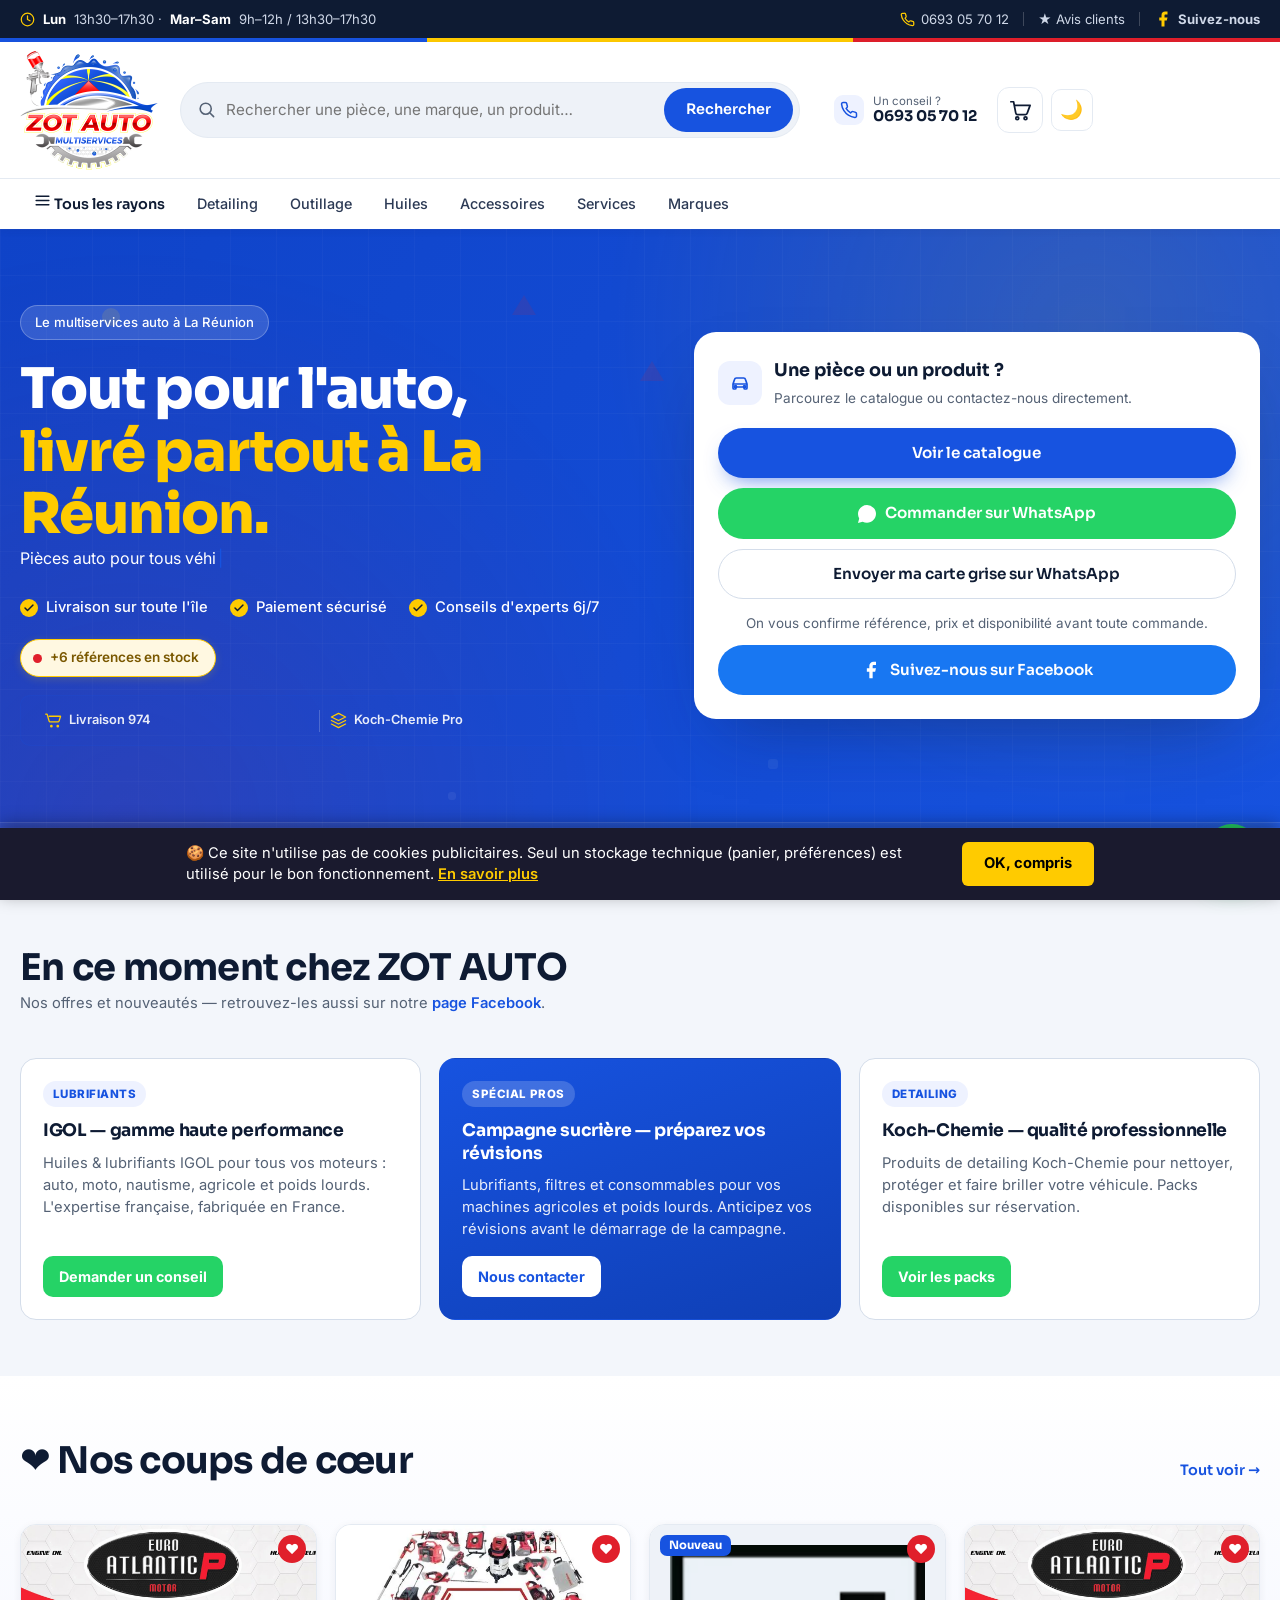
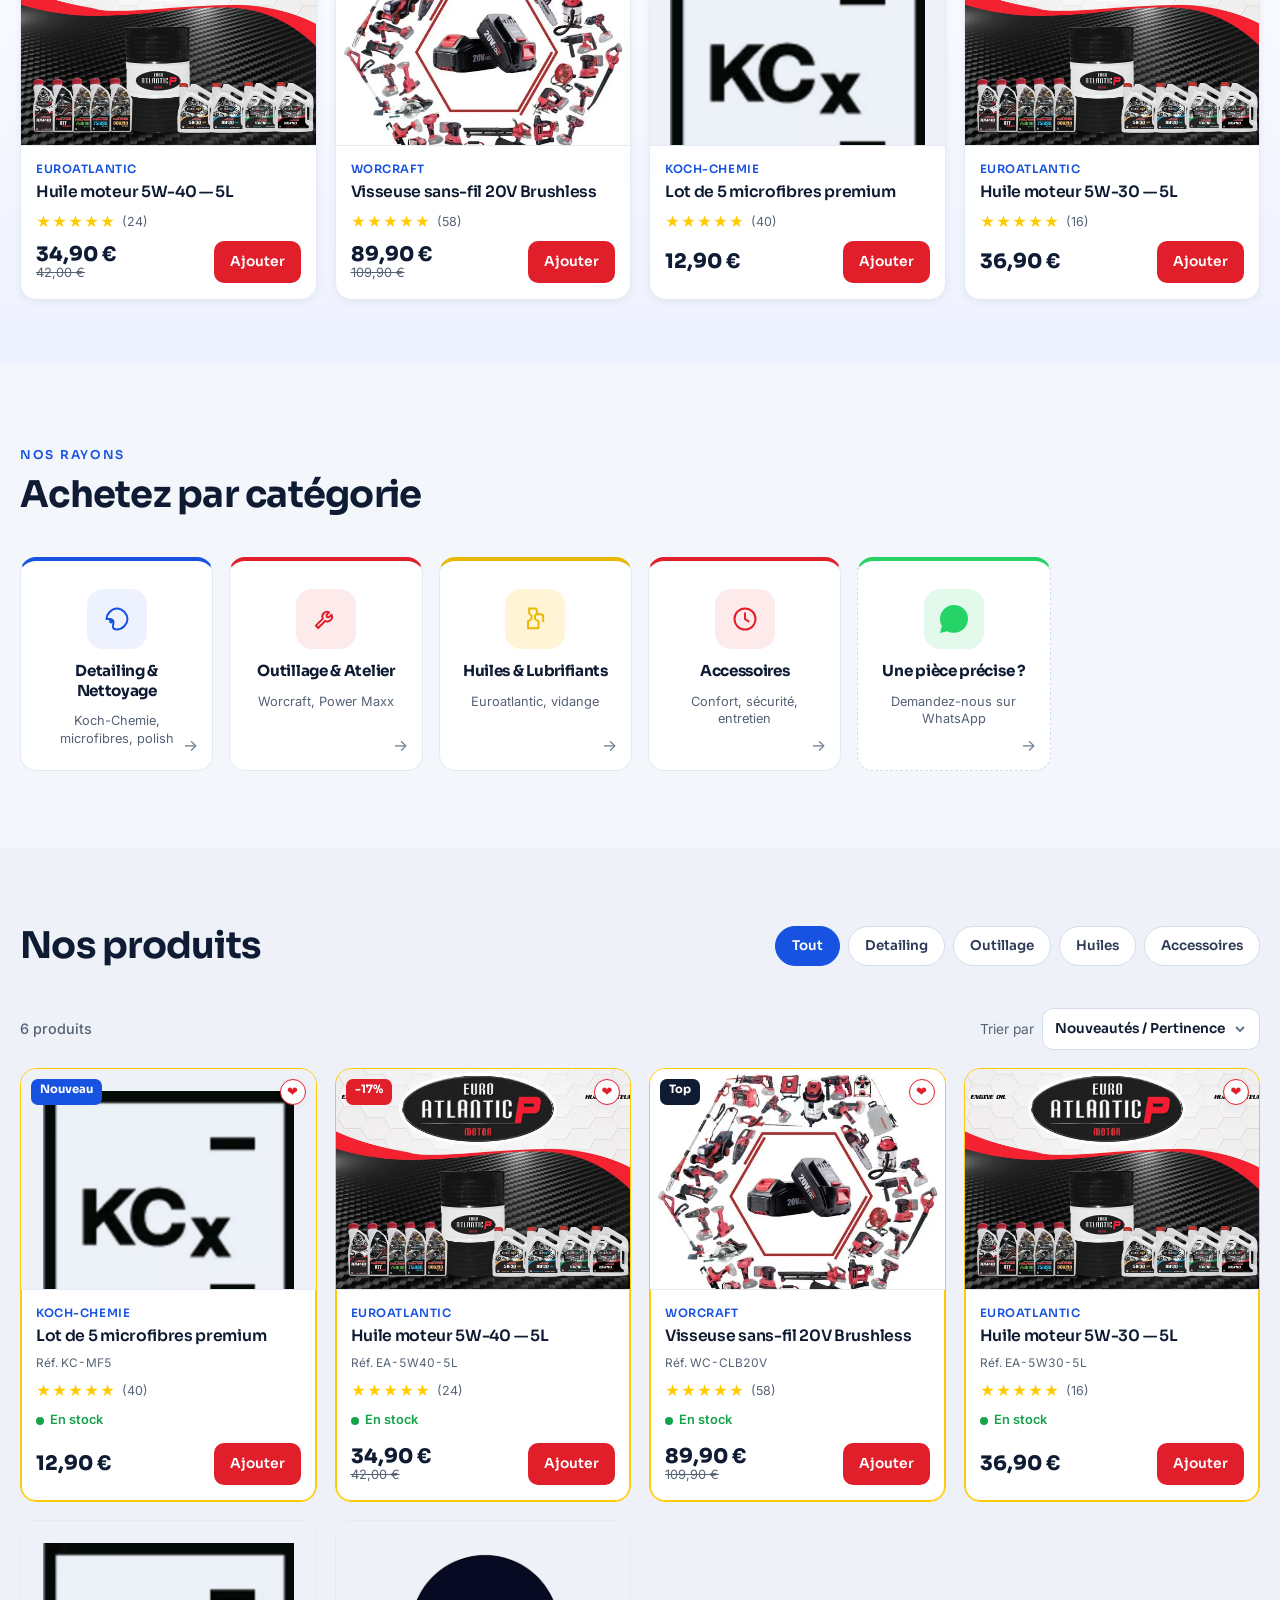
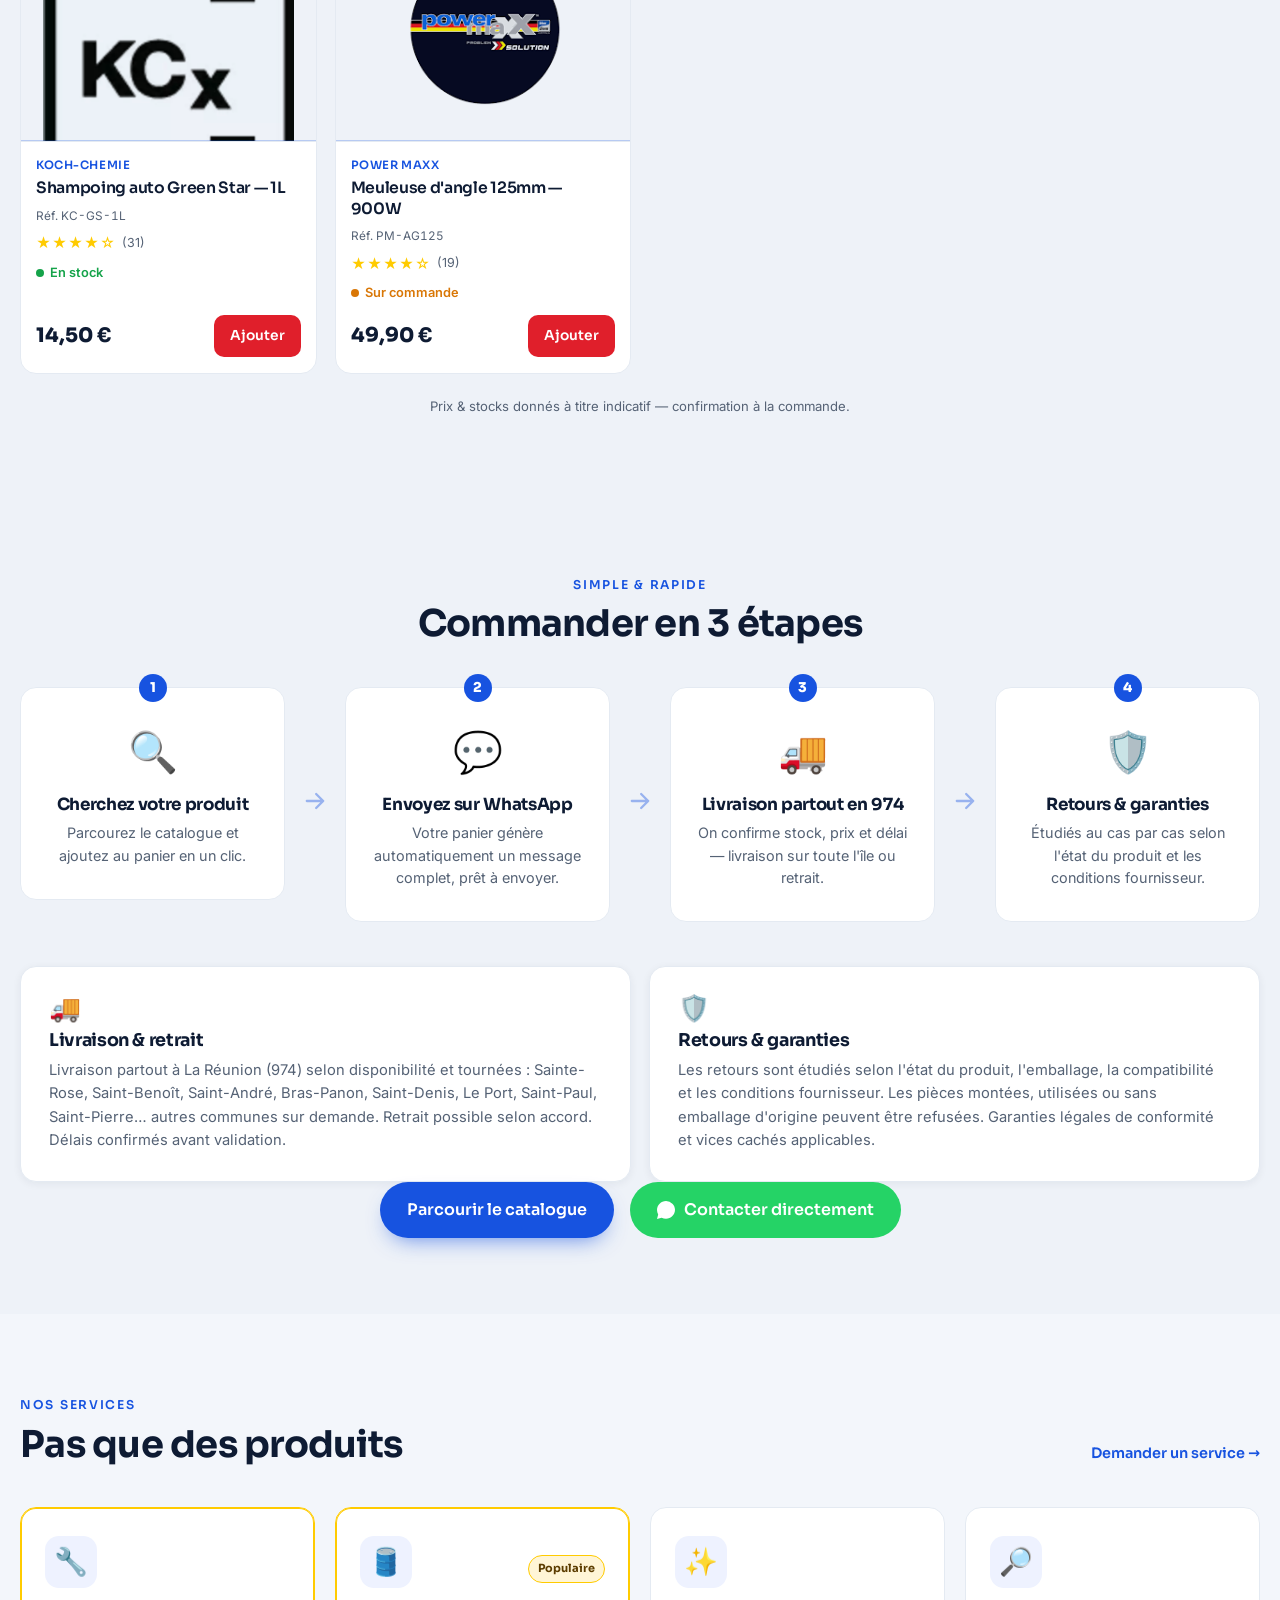
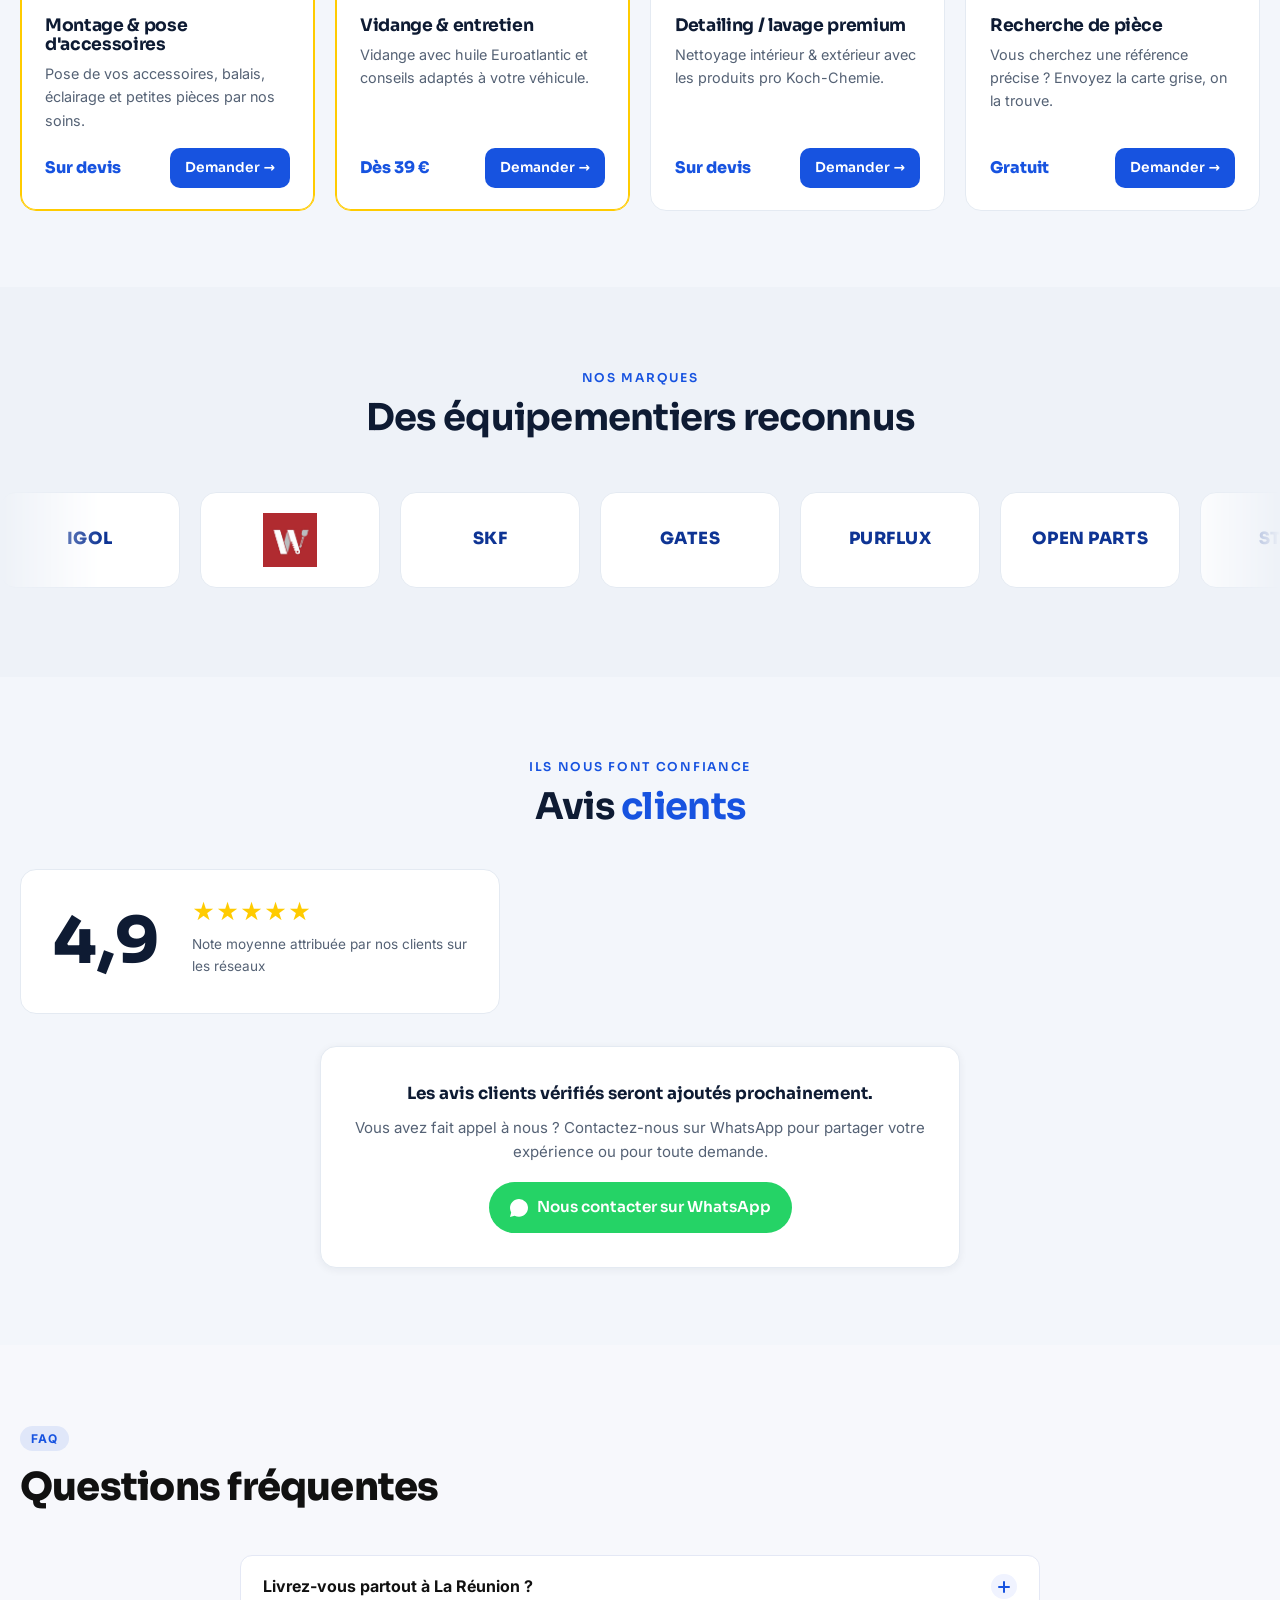
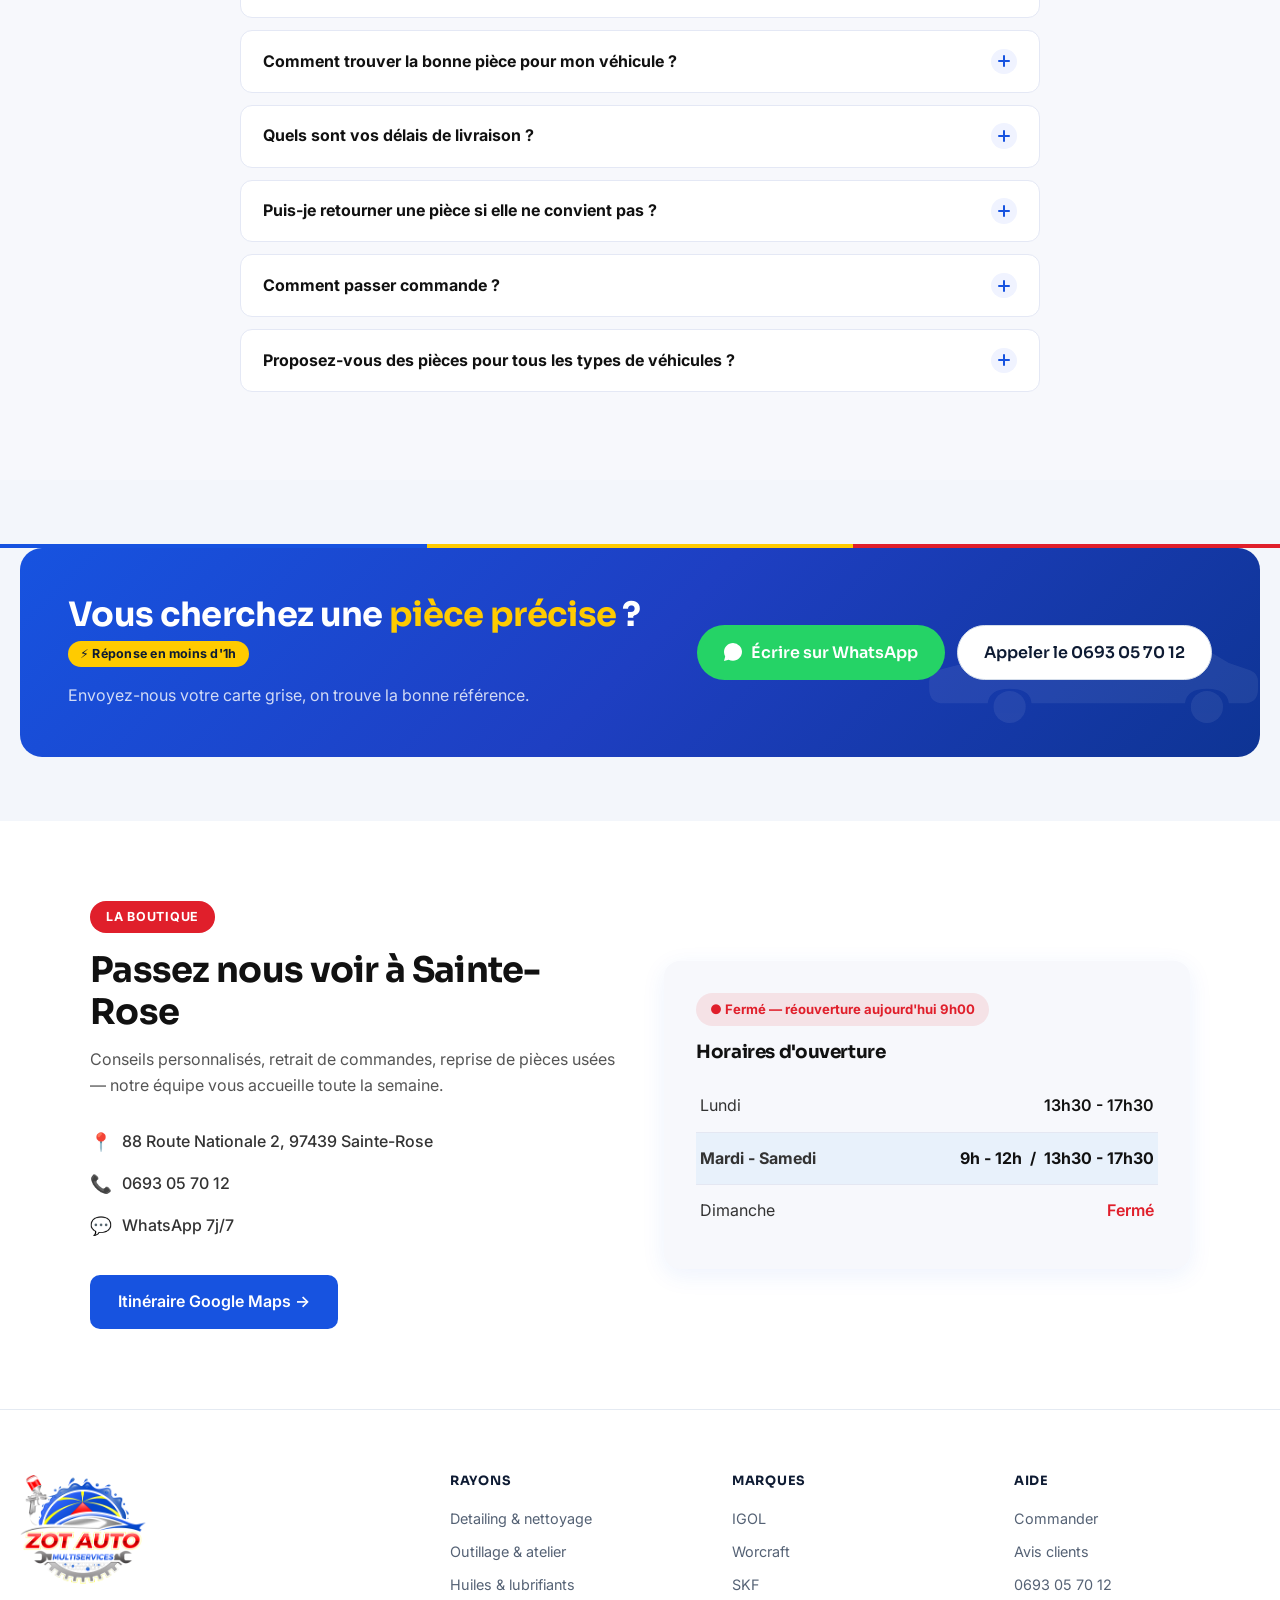
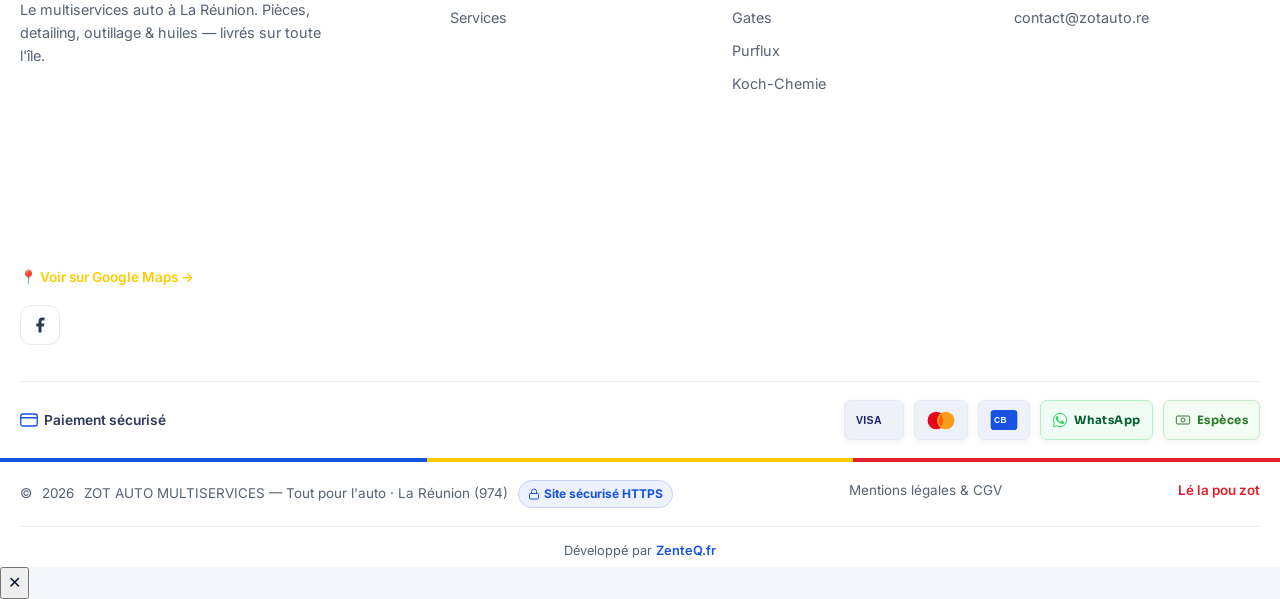
<file: index.html>
<!DOCTYPE html>
<html lang="fr">
<head>
  <meta charset="UTF-8" />
  <meta name="viewport" content="width=device-width, initial-scale=1.0" />
  <title>ZOT AUTO — Pièces & produits auto à La Réunion · Livraison toute l'île</title>
  <meta name="description" content="ZOT AUTO Multiservices — pièces détachées, detailing, outillage et huiles à La Réunion. IGOL, Worcraft, SKF, Gates, Purflux, Koch-Chemie. Livraison sur toute l'île (974)." />
  <meta name="theme-color" content="#1753e0" />
  <meta name="keywords" content="pièces auto Réunion, pièces détachées 974, detailing Réunion, outillage auto, huile moteur, IGOL, Worcraft, SKF, Gates, Purflux, Open Parts, Steco, Koch-Chemie, MTech, VP Racing, ZOT AUTO, multiservices auto La Réunion" />
  <meta name="author" content="ZOT AUTO MULTISERVICES" />
  <meta name="robots" content="index, follow" />
  <meta name="geo.region" content="RE" />
  <meta name="geo.placename" content="La Réunion" />
  <link rel="canonical" href="https://zotauto.re/" />

  <!-- Open Graph / partage réseaux sociaux -->
  <meta property="og:title" content="ZOT AUTO — Tout pour l'auto à La Réunion" />
  <meta property="og:description" content="Pièces, detailing, outillage & huiles. Livraison sur toute l'île." />
  <meta property="og:type" content="website" />
  <meta property="og:locale" content="fr_FR" />
  <meta property="og:url" content="https://zotauto.re/" />
  <meta property="og:site_name" content="ZOT AUTO" />
  <meta property="og:image" content="https://zotauto.re/assets/og-image.png" />
  <meta property="og:image:width" content="1200" />
  <meta property="og:image:height" content="630" />
  <meta name="twitter:card" content="summary_large_image" />
  <meta name="twitter:title" content="ZOT AUTO — Tout pour l'auto à La Réunion" />
  <meta name="twitter:description" content="Pièces, detailing, outillage & huiles. Livraison sur toute La Réunion." />
  <meta name="twitter:image" content="https://zotauto.re/assets/og-image.png" />

  <!-- PWA / icônes -->
  <link rel="icon" href="assets/favicon.svg" type="image/svg+xml" />
  <link rel="icon" type="image/png" href="assets/icons/icon-192.png" sizes="192x192" />
  <link rel="apple-touch-icon" href="assets/icons/apple-touch-icon.png" />
  <link rel="manifest" href="manifest.json" />
  <meta name="apple-mobile-web-app-capable" content="yes" />
  <meta name="apple-mobile-web-app-title" content="ZOT AUTO" />
  <meta name="mobile-web-app-capable" content="yes" />
  <meta name="format-detection" content="telephone=no" />

  <link rel="preconnect" href="https://fonts.googleapis.com" />
  <link rel="preconnect" href="https://fonts.gstatic.com" crossorigin />
  <link rel="dns-prefetch" href="https://wa.me" />
  <link href="https://fonts.googleapis.com/css2?family=Sora:wght@500;600;700;800&family=Inter:wght@400;500;600;700&display=swap" rel="stylesheet" />
  <link rel="stylesheet" href="styles.css?v=20" />
<script type="application/ld+json">
{
  "@context": "https://schema.org",
  "@graph": [
    {
      "@type": "AutoPartsStore",
      "@id": "https://zotauto.re/#store",
      "name": "ZOT AUTO MULTISERVICES",
      "description": "Vente de pièces auto neuves et accessoires à La Réunion (974). Boutique à Sainte-Rose, livraison 24-72h sur toute l'île. Pièces pour voitures, utilitaires, 4x4, motos et quads.",
      "url": "https://zotauto.re/",
      "telephone": "+262693057012",
      "priceRange": "€€",
      "image": "https://zotauto.re/assets/brands/logo-zotauto.png",
      "address": {
        "@type": "PostalAddress",
        "streetAddress": "88 Route Nationale 2",
        "addressLocality": "Sainte-Rose",
        "addressRegion": "La Réunion",
        "postalCode": "97439",
        "addressCountry": "FR"
      },
      "geo": { "@type": "GeoCoordinates", "latitude": -21.1268, "longitude": 55.7882 },
      "openingHoursSpecification": [
        { "@type": "OpeningHoursSpecification", "dayOfWeek": "Monday", "opens": "13:30", "closes": "17:30" },
        { "@type": "OpeningHoursSpecification", "dayOfWeek": ["Tuesday","Wednesday","Thursday","Friday","Saturday"], "opens": "09:00", "closes": "12:00" },
        { "@type": "OpeningHoursSpecification", "dayOfWeek": ["Tuesday","Wednesday","Thursday","Friday","Saturday"], "opens": "13:30", "closes": "17:30" }
      ],
      "sameAs": ["https://www.facebook.com/profile.php?id=61572907222529"],
      "areaServed": { "@type": "AdministrativeArea", "name": "La Réunion" }
    },
    {
      "@type": "WebSite",
      "@id": "https://zotauto.re/#website",
      "url": "https://zotauto.re/",
      "name": "ZOT AUTO MULTISERVICES — Pièces auto La Réunion",
      "inLanguage": "fr",
      "publisher": { "@id": "https://zotauto.re/#store" }
    },
    {
      "@type": "FAQPage",
      "@id": "https://zotauto.re/#faq",
      "mainEntity": [
        { "@type": "Question", "name": "Livrez-vous partout à La Réunion ?", "acceptedAnswer": { "@type": "Answer", "text": "Oui, nous livrons sur toute l'île de La Réunion sous 24 à 72h. Les commandes passées avant 11h sont traitées le jour même." } },
        { "@type": "Question", "name": "Comment trouver la bonne pièce pour mon véhicule ?", "acceptedAnswer": { "@type": "Answer", "text": "Vous pouvez rechercher par marque, modèle et année de votre véhicule, par référence OEM de la pièce, ou nous communiquer votre numéro VIN pour une identification précise." } },
        { "@type": "Question", "name": "Quels sont vos délais de livraison ?", "acceptedAnswer": { "@type": "Answer", "text": "Les pièces en stock local sont livrées sous 24h. Les pièces en import sont disponibles sous 5 à 10 jours." } },
        { "@type": "Question", "name": "Puis-je retourner une pièce si elle ne convient pas ?", "acceptedAnswer": { "@type": "Answer", "text": "Les retours sont étudiés au cas par cas selon l'état du produit, l'emballage, la compatibilité et les conditions fournisseur. Les pièces montées, utilisées ou sans emballage d'origine peuvent être refusées. Les garanties légales de conformité et de vices cachés restent applicables." } },
        { "@type": "Question", "name": "Comment passer commande ?", "acceptedAnswer": { "@type": "Answer", "text": "Commandez via notre catalogue en ligne en ajoutant vos pièces au panier, ou contactez-nous directement par WhatsApp ou par téléphone au +262 693 05 70 12." } },
        { "@type": "Question", "name": "Proposez-vous des pièces pour tous les types de véhicules ?", "acceptedAnswer": { "@type": "Answer", "text": "Oui, nous proposons des pièces pour véhicules particuliers, utilitaires, 4x4, motos et quads." } }
      ]
    }
  ]
}
</script>
</head>
<body>
<!-- Loading skeleton -->
<div class="skeleton-screen" id="skeletonScreen" aria-hidden="true">
  <div class="skeleton-bar"></div>
  <div class="skeleton-cards">
    <div class="skeleton-card"><div class="skeleton-img"></div><div class="skeleton-line skeleton-line--lg"></div><div class="skeleton-line skeleton-line--sm"></div><div class="skeleton-line skeleton-line--md"></div></div>
    <div class="skeleton-card"><div class="skeleton-img"></div><div class="skeleton-line skeleton-line--lg"></div><div class="skeleton-line skeleton-line--sm"></div><div class="skeleton-line skeleton-line--md"></div></div>
    <div class="skeleton-card"><div class="skeleton-img"></div><div class="skeleton-line skeleton-line--lg"></div><div class="skeleton-line skeleton-line--sm"></div><div class="skeleton-line skeleton-line--md"></div></div>
    <div class="skeleton-card"><div class="skeleton-img"></div><div class="skeleton-line skeleton-line--lg"></div><div class="skeleton-line skeleton-line--sm"></div><div class="skeleton-line skeleton-line--md"></div></div>
  </div>
</div>
<div id="pageProgress"></div>

  <a class="skip-link" href="#main">Aller au contenu</a>

  <!-- ░░ Barre utilitaire ░░ -->
  <div class="topbar">
    <div class="container topbar__inner">
      <p class="topbar__loc"><svg viewBox="0 0 24 24" aria-hidden="true"><circle cx="12" cy="12" r="10"/><path d="M12 6v6l4 2"/></svg> <strong>Lun</strong> 13h30–17h30 · <strong>Mar–Sam</strong> 9h–12h / 13h30–17h30</p>
      <div class="topbar__right">
        <a href="tel:+262693057012"><svg viewBox="0 0 24 24" aria-hidden="true"><path d="M22 16.92v3a2 2 0 0 1-2.18 2 19.79 19.79 0 0 1-8.63-3.07 19.5 19.5 0 0 1-6-6A19.79 19.79 0 0 1 2.08 4.18 2 2 0 0 1 4.07 2h3a2 2 0 0 1 2 1.72c.13.96.36 1.9.7 2.81a2 2 0 0 1-.45 2.11L8.09 9.91a16 16 0 0 0 6 6l1.27-1.27a2 2 0 0 1 2.11-.45c.9.34 1.85.57 2.81.7A2 2 0 0 1 22 16.92Z"/></svg> 0693 05 70 12</a>
        <span class="topbar__sep"></span>
        <a href="#avis">★ Avis clients</a>
        <span class="topbar__sep"></span>
        <a href="https://www.facebook.com/profile.php?id=61572907222529" target="_blank" rel="noopener" class="topbar__fb" aria-label="Suivez-nous sur Facebook"><svg viewBox="0 0 24 24" aria-hidden="true"><path d="M18 2h-3a5 5 0 0 0-5 5v3H7v4h3v8h4v-8h3l1-4h-4V7a1 1 0 0 1 1-1h3z"/></svg> Suivez-nous</a>
      </div>
    </div>
    <div class="tricolor" aria-hidden="true"><i></i><i></i><i></i></div>
  </div>

  <!-- ░░ Header ░░ -->
  <header class="header" id="top">
    <div class="container header__inner">
      <a class="logo" href="#top" aria-label="ZOT AUTO — accueil">
        <img src="assets/brands/logo-zotauto.png" alt="ZOT AUTO Multiservices" width="120" height="64" decoding="async" />
      </a>

      <form class="search" id="searchForm" role="search">
        <svg class="search__ic" viewBox="0 0 24 24" aria-hidden="true"><circle cx="11" cy="11" r="7"/><path d="m21 21-4.3-4.3"/></svg>
        <input type="search" id="searchInput" placeholder="Rechercher une pièce, une marque, un produit…" aria-label="Rechercher" />
        <button type="submit" class="search__btn">Rechercher</button>
      </form>

      <div class="header__actions">
        <a class="iconbtn iconbtn--call" href="tel:+262693057012" aria-label="Appeler">
          <svg viewBox="0 0 24 24" aria-hidden="true"><path d="M22 16.92v3a2 2 0 0 1-2.18 2 19.79 19.79 0 0 1-8.63-3.07 19.5 19.5 0 0 1-6-6A19.79 19.79 0 0 1 2.08 4.18 2 2 0 0 1 4.07 2h3a2 2 0 0 1 2 1.72c.13.96.36 1.9.7 2.81a2 2 0 0 1-.45 2.11L8.09 9.91a16 16 0 0 0 6 6l1.27-1.27a2 2 0 0 1 2.11-.45c.9.34 1.85.57 2.81.7A2 2 0 0 1 22 16.92Z"/></svg>
          <span><small>Un conseil ?</small><strong>0693 05 70 12</strong></span>
        </a>
        <button class="cartbtn" id="cartOpen" aria-label="Voir mon panier">
          <svg viewBox="0 0 24 24" aria-hidden="true"><circle cx="9" cy="21" r="1.6"/><circle cx="18" cy="21" r="1.6"/><path d="M2 3h3l2.4 12.4a2 2 0 0 0 2 1.6h8.5a2 2 0 0 0 2-1.6L23 7H6"/></svg>
          <span class="cartbtn__count" id="cartCount" hidden>0</span>
        </button>
        <button class="theme-toggle" id="themeToggle" aria-label="Basculer le mode sombre" title="Mode sombre / clair">&#127769;</button>
        <button class="burger" id="burger" aria-label="Menu" aria-expanded="false" aria-controls="catnav"><span></span><span></span><span></span></button>
      </div>
    </div>

    <nav class="catnav" id="catnav" role="navigation" aria-label="Catégories">
      <div class="container catnav__inner">
        <a href="#bestsellers" class="catnav__all" data-gocat="all"><svg viewBox="0 0 24 24" aria-hidden="true"><path d="M3 6h18M3 12h18M3 18h18"/></svg> Tous les rayons</a>
        <a href="#bestsellers" data-gocat="detailing">Detailing</a>
        <a href="#bestsellers" data-gocat="outillage">Outillage</a>
        <a href="#bestsellers" data-gocat="huiles">Huiles</a>
        <a href="#bestsellers" data-gocat="accessoires">Accessoires</a>
        <a href="#services">Services</a>
        <a href="#marques">Marques</a>
      </div>
    </nav>
  </header>

  <main id="main">

    <!-- ░░ Hero + sélecteur véhicule ░░ -->
    <section class="hero">
      <div class="hero__bg" aria-hidden="true"></div>
      <div class="hero__particles" aria-hidden="true">
        <span class="hero__particle hero__particle--circle"></span>
        <span class="hero__particle hero__particle--circle"></span>
        <span class="hero__particle hero__particle--triangle"></span>
        <span class="hero__particle hero__particle--square"></span>
        <span class="hero__particle hero__particle--triangle"></span>
        <span class="hero__particle hero__particle--circle"></span>
        <span class="hero__particle hero__particle--square"></span>
        <span class="hero__particle hero__particle--triangle"></span>
      </div>
      <div class="container hero__inner">
        <div class="hero__text reveal">
          <span class="hero__eyebrow">Le multiservices auto à La Réunion</span>
          <h1>Tout pour l'auto,<br /><span class="hl-yellow">livré partout à La Réunion.</span></h1>
          <span id="heroSubtitle"></span>
          <ul class="hero__usp">
            <li><svg viewBox="0 0 24 24" aria-hidden="true"><path d="M20 6 9 17l-5-5"/></svg> Livraison sur toute l'île</li>
            <li><svg viewBox="0 0 24 24" aria-hidden="true"><path d="M20 6 9 17l-5-5"/></svg> Paiement sécurisé</li>
            <li><svg viewBox="0 0 24 24" aria-hidden="true"><path d="M20 6 9 17l-5-5"/></svg> Conseils d'experts 6j/7</li>
          </ul>

          <!-- Badge stock animé (nombre mis à jour automatiquement depuis le catalogue) -->
          <div class="hero__live-badge" id="heroLiveBadge" aria-label="Références en stock">
            <span class="hero__live-badge__dot" aria-hidden="true"></span>
            +500 références en stock
          </div>

          <!-- Bandeau de confiance -->
          <div class="hero__trust" aria-label="Nos garanties">
            <div class="hero__trust-item">
              <svg viewBox="0 0 24 24" aria-hidden="true" fill="none" stroke="currentColor" stroke-width="1.8" stroke-linecap="round" stroke-linejoin="round"><path d="M1 3h2l2.68 9.39A2 2 0 0 0 7.6 14H18a2 2 0 0 0 1.93-1.47L22 6H6"/><circle cx="9" cy="20" r="1"/><circle cx="18" cy="20" r="1"/></svg>
              <span>Livraison 974</span>
            </div>
            <div class="hero__trust-sep" aria-hidden="true"></div>
            <div class="hero__trust-item">
              <svg viewBox="0 0 24 24" aria-hidden="true" fill="none" stroke="currentColor" stroke-width="1.8" stroke-linecap="round" stroke-linejoin="round"><path d="M12 2L2 7l10 5 10-5-10-5zM2 17l10 5 10-5M2 12l10 5 10-5"/></svg>
              <span>Koch-Chemie Pro</span>
            </div>
          </div>
        </div>

        <!-- Appel à l'action -->
        <div class="finder reveal">
          <div class="finder__head">
            <svg viewBox="0 0 24 24" aria-hidden="true"><path d="M5 13l1.5-4.5A2 2 0 0 1 8.4 7h7.2a2 2 0 0 1 1.9 1.5L19 13M5 13h14v4a1 1 0 0 1-1 1h-1a1 1 0 0 1-1-1v-1H8v1a1 1 0 0 1-1 1H6a1 1 0 0 1-1-1v-4Z"/><circle cx="7.5" cy="15.5" r="1"/><circle cx="16.5" cy="15.5" r="1"/></svg>
            <div><strong>Une pièce ou un produit&nbsp;?</strong><small>Parcourez le catalogue ou contactez-nous directement.</small></div>
          </div>
          <a class="btn btn--blue btn--block btn--cta-pulse" href="#bestsellers" style="margin-bottom:10px">Voir le catalogue</a>
          <a class="btn btn--wa btn--block" style="margin-bottom:10px" href="https://wa.me/262693057012?text=Bonjour%20ZOT%20AUTO%2C%20je%20souhaite%20commander%20une%20pi%C3%A8ce%2Fun%20produit.%20Voici%20ma%20r%C3%A9f%C3%A9rence%20%2F%20mon%20v%C3%A9hicule%20%3A%20" target="_blank" rel="noopener">
            <svg viewBox="0 0 24 24" aria-hidden="true"><path d="M20.5 3.5A11.9 11.9 0 0 0 12 0C5.4 0 0 5.4 0 12c0 2.1.6 4.2 1.6 6L0 24l6.2-1.6c1.7.9 3.7 1.4 5.8 1.4 6.6 0 12-5.4 12-12 0-3.2-1.2-6.2-3.5-8.3Z"/></svg>
            Commander sur WhatsApp
          </a>
          <a class="btn btn--light btn--block" href="https://wa.me/262693057012?text=Bonjour%20ZOT%20AUTO%2C%20je%20cherche%20une%20pi%C3%A8ce%20avec%20ma%20carte%20grise.%0AMarque%20%3A%0AMod%C3%A8le%20%3A%0AAnn%C3%A9e%20%3A%0AMotorisation%20%3A%0AImmatriculation%20ou%20VIN%20%3A%0API%C3%A8ce%20recherch%C3%A9e%20%3A" target="_blank" rel="noopener">Envoyer ma carte grise sur WhatsApp</a>
          <p class="finder__note">On vous confirme référence, prix et disponibilité avant toute commande.</p>
          <a class="btn btn--fb btn--block" style="margin-top:10px" href="https://www.facebook.com/profile.php?id=61572907222529" target="_blank" rel="noopener">
            <svg viewBox="0 0 24 24" aria-hidden="true"><path d="M18 2h-3a5 5 0 0 0-5 5v3H7v4h3v8h4v-8h3l1-4h-4V7a1 1 0 0 1 1-1h3z"/></svg>
            Suivez-nous sur Facebook
          </a>
        </div>
      </div>
      <div class="hero-counter">
        <div class="container hero-counter__inner">
          <div class="hero-counter__item">
            <span class="hero-counter__num" data-target="500">500</span><span>+ produits</span>
          </div>
          <span class="hero-counter__sep" aria-hidden="true"></span>
          <div class="hero-counter__item">
            <span class="hero-counter__num" data-target="5">5</span><span> marques</span>
          </div>
          <span class="hero-counter__sep" aria-hidden="true"></span>
          <div class="hero-counter__item">
            <span>Toute l'île</span><span class="hero-counter__num">974</span>
          </div>
        </div>
      </div>
    </section>

    <!-- ░░ Offres du moment (relayées depuis notre page Facebook) ░░ -->
    <section class="section offers" id="offres">
      <div class="container">
        <header class="shead">
          <div>
            <h2>En ce moment chez ZOT AUTO</h2>
            <p class="shead__sub">Nos offres et nouveautés — retrouvez-les aussi sur notre <a href="https://www.facebook.com/profile.php?id=61572907222529" target="_blank" rel="noopener">page Facebook</a>.</p>
          </div>
        </header>
        <div class="offers__grid" id="offersGrid">

          <article class="offer-card">
            <span class="offer-card__tag">Lubrifiants</span>
            <h3>IGOL — gamme haute performance</h3>
            <p>Huiles &amp; lubrifiants IGOL pour tous vos moteurs : auto, moto, nautisme, agricole et poids lourds. L'expertise française, fabriquée en France.</p>
            <a class="offer-card__btn" href="https://wa.me/262693057012?text=Bonjour%20ZOT%20AUTO%2C%20je%20suis%20int%C3%A9ress%C3%A9%28e%29%20par%20les%20lubrifiants%20IGOL." target="_blank" rel="noopener">Demander un conseil</a>
          </article>

          <article class="offer-card offer-card--accent">
            <span class="offer-card__tag">Spécial pros</span>
            <h3>Campagne sucrière — préparez vos révisions</h3>
            <p>Lubrifiants, filtres et consommables pour vos machines agricoles et poids lourds. Anticipez vos révisions avant le démarrage de la campagne.</p>
            <a class="offer-card__btn" href="https://wa.me/262693057012?text=Bonjour%20ZOT%20AUTO%2C%20je%20pr%C3%A9pare%20la%20campagne%20sucri%C3%A8re%20%28machines%20agricoles%2Fpoids%20lourds%29%2C%20pouvez-vous%20me%20conseiller%20%3F" target="_blank" rel="noopener">Nous contacter</a>
          </article>

          <article class="offer-card">
            <span class="offer-card__tag">Detailing</span>
            <h3>Koch-Chemie — qualité professionnelle</h3>
            <p>Produits de detailing Koch-Chemie pour nettoyer, protéger et faire briller votre véhicule. Packs disponibles sur réservation.</p>
            <a class="offer-card__btn" href="https://wa.me/262693057012?text=Bonjour%20ZOT%20AUTO%2C%20je%20souhaite%20des%20infos%20sur%20les%20produits%20detailing%20Koch-Chemie." target="_blank" rel="noopener">Voir les packs</a>
          </article>

        </div>
      </div>
    </section>

    <!-- ░░ Partenaires ░░ -->
    <!-- ░░ Coups de cœur (rempli depuis data/catalogue.js — produits featured) ░░ -->
    <section class="section section--featured" id="coupsdecoeur" hidden>
      <div class="container">
        <header class="shead">
          <div><h2>❤ Nos coups de cœur</h2></div>
          <a class="shead__link" href="#bestsellers">Tout voir →</a>
        </header>
        <div class="featured" id="featuredGrid"><!-- généré automatiquement --></div>
      </div>
    </section>

    <!-- ░░ Catégories ░░ -->
    <section class="section" id="categories">
      <div class="container">
        <header class="shead">
          <div><span class="kicker">Nos rayons</span><h2>Achetez par catégorie</h2></div>
        </header>
        <div class="cats">
          <a href="#bestsellers" class="cat reveal" data-gocat="detailing">
            <span class="cat__ic cat__ic--blue"><svg viewBox="0 0 24 24" aria-hidden="true"><path d="M3 12c0-4 4-9 9-9s9 5 9 9-4 9-9 9c-2 0-3.5-1-3.5-2.5S9 16 9 14.5 7.5 12 6 12H3Z"/><circle cx="7" cy="14" r="1"/></svg></span>
            <h3>Detailing &amp; Nettoyage</h3><small>Koch-Chemie, microfibres, polish</small>
            <span class="cat__arrow">→</span>
          </a>
          <a href="#bestsellers" class="cat reveal" data-gocat="outillage">
            <span class="cat__ic cat__ic--red"><svg viewBox="0 0 24 24" aria-hidden="true"><path d="M14.7 6.3a4 4 0 0 0-5.4 5.4l-6 6 2 2 6-6a4 4 0 0 0 5.4-5.4l-2.3 2.3-1.7-.3-.3-1.7 2.3-2.3Z"/></svg></span>
            <h3>Outillage &amp; Atelier</h3><small>Worcraft, Power Maxx</small>
            <span class="cat__arrow">→</span>
          </a>
          <a href="#bestsellers" class="cat reveal" data-gocat="huiles">
            <span class="cat__ic cat__ic--yellow"><svg viewBox="0 0 24 24" aria-hidden="true"><path d="M7 3h6l1 4-2 2v3l3 2v6H6v-6l3-2V9L7 7V3Z"/><path d="M14 8h3a2 2 0 0 1 2 2v4"/></svg></span>
            <h3>Huiles &amp; Lubrifiants</h3><small>Euroatlantic, vidange</small>
            <span class="cat__arrow">→</span>
          </a>
          <a href="#bestsellers" class="cat reveal" data-gocat="accessoires">
            <span class="cat__ic cat__ic--red"><svg viewBox="0 0 24 24" aria-hidden="true"><circle cx="12" cy="12" r="9"/><path d="M12 7v5l3 2"/></svg></span>
            <h3>Accessoires</h3><small>Confort, sécurité, entretien</small>
            <span class="cat__arrow">→</span>
          </a>
          <a href="https://wa.me/262693057012" target="_blank" rel="noopener" class="cat cat--wa reveal">
            <span class="cat__ic cat__ic--green"><svg viewBox="0 0 24 24" aria-hidden="true"><path d="M20.5 3.5A11.9 11.9 0 0 0 12 0C5.4 0 0 5.4 0 12c0 2.1.6 4.2 1.6 6L0 24l6.2-1.6c1.7.9 3.7 1.4 5.8 1.4 6.6 0 12-5.4 12-12 0-3.2-1.2-6.2-3.5-8.3Z"/></svg></span>
            <h3>Une pièce précise ?</h3><small>Demandez-nous sur WhatsApp</small>
            <span class="cat__arrow">→</span>
          </a>
        </div>
      </div>
    </section>

    <!-- ░░ Meilleures ventes (rempli depuis data/catalogue.js) ░░ -->
    <section class="section section--soft" id="bestsellers">
      <div class="container">
        <header class="shead">
          <div><h2>Nos produits</h2></div>
          <div class="chips" role="tablist" aria-label="Filtrer par rayon">
            <button class="chip is-active" data-filter="all">Tout</button>
            <button class="chip" data-filter="detailing">Detailing</button>
            <button class="chip" data-filter="outillage">Outillage</button>
            <button class="chip" data-filter="huiles">Huiles</button>
            <button class="chip" data-filter="accessoires">Accessoires</button>
          </div>
        </header>

        <!-- Barre d'outils : recherche active + compteur + tri -->
        <div class="ptools">
          <div class="ptools__left">
            <p class="ptools__count" id="resultsCount" aria-live="polite"></p>
            <!-- Pastille de recherche active (affichée si une recherche est en cours) -->
            <button class="ptools__search" id="searchTag" type="button" hidden>
              <span>Recherche : « <span id="searchTagText"></span> »</span>
              <span class="ptools__search-x" aria-hidden="true">✕</span>
              <span class="sr-only">Effacer la recherche</span>
            </button>
          </div>
          <label class="ptools__sort">
            <span>Trier par</span>
            <select id="sortSelect" aria-label="Trier les produits">
              <option value="relevance">Nouveautés / Pertinence</option>
              <option value="price-asc">Prix croissant</option>
              <option value="price-desc">Prix décroissant</option>
              <option value="name-asc">Nom A → Z</option>
            </select>
          </label>
        </div>

        <div class="products" id="products"><!-- généré automatiquement --></div>

        <!-- État « aucun résultat » avec repli WhatsApp -->
        <div class="products__empty" id="productsEmpty" hidden>
          <svg viewBox="0 0 24 24" aria-hidden="true"><circle cx="11" cy="11" r="7"/><path d="m21 21-4.3-4.3"/></svg>
          <p id="emptyText">Aucun produit ne correspond à votre recherche.</p>
          <a class="btn btn--wa" id="emptyWa" href="https://wa.me/262693057012" target="_blank" rel="noopener">
            <svg viewBox="0 0 24 24" aria-hidden="true"><path d="M20.5 3.5A11.9 11.9 0 0 0 12 0C5.4 0 0 5.4 0 12c0 2.1.6 4.2 1.6 6L0 24l6.2-1.6c1.7.9 3.7 1.4 5.8 1.4 6.6 0 12-5.4 12-12 0-3.2-1.2-6.2-3.5-8.3Z"/></svg>
            Pas trouvé ? Demander sur WhatsApp
          </a>
        </div>

        <!-- Pagination « Voir plus » -->
        <div class="products__more" id="productsMore" hidden>
          <button class="btn btn--light btn--lg" id="moreBtn" type="button">Voir plus de produits</button>
        </div>

        <p class="products__note">Prix &amp; stocks donnés à titre indicatif — confirmation à la commande.</p>
      </div>
    </section>

    <!-- ░░ Comment commander ░░ -->
    <section class="section howto" id="commander">
      <div class="container">
        <header class="shead shead--center">
          <div><span class="kicker">Simple &amp; rapide</span><h2>Commander en 3 étapes</h2></div>
        </header>
        <div class="steps">
          <div class="step reveal">
            <span class="step__num">1</span>
            <div class="step__ic">🔍</div>
            <h3>Cherchez votre produit</h3>
            <p>Parcourez le catalogue et ajoutez au panier en un clic.</p>
          </div>
          <div class="step__arrow" aria-hidden="true"><svg viewBox="0 0 24 24"><path d="M5 12h14M13 6l6 6-6 6"/></svg></div>
          <div class="step reveal">
            <span class="step__num">2</span>
            <div class="step__ic">💬</div>
            <h3>Envoyez sur WhatsApp</h3>
            <p>Votre panier génère automatiquement un message complet, prêt à envoyer.</p>
          </div>
          <div class="step__arrow" aria-hidden="true"><svg viewBox="0 0 24 24"><path d="M5 12h14M13 6l6 6-6 6"/></svg></div>
          <div class="step reveal">
            <span class="step__num">3</span>
            <div class="step__ic">🚚</div>
            <h3>Livraison partout en 974</h3>
            <p>On confirme stock, prix et délai — livraison sur toute l'île ou retrait.</p>
          </div>
          <div class="step__arrow" aria-hidden="true"><svg viewBox="0 0 24 24"><path d="M5 12h14M13 6l6 6-6 6"/></svg></div>
          <div class="step reveal">
            <span class="step__num">4</span>
            <div class="step__ic">🛡️</div>
            <h3>Retours &amp; garanties</h3>
            <p>Étudiés au cas par cas selon l'état du produit et les conditions fournisseur.</p>
          </div>
        </div>

        <div class="conditions">
          <div class="conditions__card reveal">
            <span class="conditions__ic" aria-hidden="true">🚚</span>
            <h3>Livraison &amp; retrait</h3>
            <p>Livraison partout à La Réunion (974) selon disponibilité et tournées&nbsp;: Sainte-Rose, Saint-Benoît, Saint-André, Bras-Panon, Saint-Denis, Le Port, Saint-Paul, Saint-Pierre… autres communes sur demande. Retrait possible selon accord. Délais confirmés avant validation.</p>
          </div>
          <div class="conditions__card reveal">
            <span class="conditions__ic" aria-hidden="true">🛡️</span>
            <h3>Retours &amp; garanties</h3>
            <p>Les retours sont étudiés selon l'état du produit, l'emballage, la compatibilité et les conditions fournisseur. Les pièces montées, utilisées ou sans emballage d'origine peuvent être refusées. Garanties légales de conformité et vices cachés applicables.</p>
          </div>
        </div>

        <div class="howto__cta">
          <a class="btn btn--blue btn--lg" href="#bestsellers">Parcourir le catalogue</a>
          <a class="btn btn--wa btn--lg" href="https://wa.me/262693057012" target="_blank" rel="noopener">
            <svg viewBox="0 0 24 24" aria-hidden="true"><path d="M20.5 3.5A11.9 11.9 0 0 0 12 0C5.4 0 0 5.4 0 12c0 2.1.6 4.2 1.6 6L0 24l6.2-1.6c1.7.9 3.7 1.4 5.8 1.4 6.6 0 12-5.4 12-12 0-3.2-1.2-6.2-3.5-8.3Z"/></svg>
            Contacter directement
          </a>
        </div>
      </div>
    </section>

    <!-- ░░ Services (rempli depuis data/catalogue.js) ░░ -->
    <section class="section" id="services">
      <div class="container">
        <header class="shead">
          <div><span class="kicker">Nos services</span><h2>Pas que des produits</h2></div>
          <a class="shead__link" href="https://wa.me/262693057012" target="_blank" rel="noopener">Demander un service →</a>
        </header>
        <div class="services" id="servicesGrid"><!-- généré automatiquement --></div>
      </div>
    </section>

    <!-- ░░ Marques ░░ -->
    <section class="section section--soft" id="marques">
      <div class="container">
        <header class="shead shead--center"><div><span class="kicker">Nos marques</span><h2>Des équipementiers reconnus</h2></div></header>
      </div>
      <div class="brands-carousel" aria-label="Carrousel des marques partenaires">
        <div class="brands-track">
          <span class="brandbox brandbox--text">IGOL</span>
          <span class="brandbox"><img src="assets/brands/worcraft.jpeg" alt="Worcraft" loading="lazy" decoding="async" /></span>
          <span class="brandbox brandbox--text">SKF</span>
          <span class="brandbox brandbox--text">GATES</span>
          <span class="brandbox brandbox--text">PURFLUX</span>
          <span class="brandbox brandbox--text">OPEN PARTS</span>
          <span class="brandbox brandbox--text">STECO</span>
          <span class="brandbox"><img src="assets/brands/koch-chemie.webp" alt="Koch-Chemie" loading="lazy" decoding="async" /></span>
          <span class="brandbox brandbox--text">MTECH</span>
          <span class="brandbox brandbox--text">VP RACING</span>
          <span class="brandbox brandbox--text" aria-hidden="true">IGOL</span>
          <span class="brandbox" aria-hidden="true"><img src="assets/brands/worcraft.jpeg" alt="" loading="lazy" decoding="async" /></span>
          <span class="brandbox brandbox--text" aria-hidden="true">SKF</span>
          <span class="brandbox brandbox--text" aria-hidden="true">GATES</span>
          <span class="brandbox brandbox--text" aria-hidden="true">PURFLUX</span>
          <span class="brandbox brandbox--text" aria-hidden="true">OPEN PARTS</span>
          <span class="brandbox brandbox--text" aria-hidden="true">STECO</span>
          <span class="brandbox" aria-hidden="true"><img src="assets/brands/koch-chemie.webp" alt="" loading="lazy" decoding="async" /></span>
          <span class="brandbox brandbox--text" aria-hidden="true">MTECH</span>
          <span class="brandbox brandbox--text" aria-hidden="true">VP RACING</span>
        </div>
      </div>
    </section>

    <!-- ░░ Avis ░░ -->
    <section class="section" id="avis">
      <div class="container">
        <header class="shead shead--center">
          <div><span class="kicker">Ils nous font confiance</span><h2>Avis <span class="hl-blue">clients</span></h2></div>
        </header>
        <div class="reviews__score reveal">
          <div class="reviews__big">4,9</div>
          <div>
            <div class="stars stars--lg">★★★★★</div>
            <p>Note moyenne attribuée par nos clients sur les réseaux</p>
          </div>
        </div>
        <div class="reviews-soft reveal">
          <p class="reviews-soft__lead">Les avis clients vérifiés seront ajoutés prochainement.</p>
          <p class="reviews-soft__text">Vous avez fait appel à nous&nbsp;? Contactez-nous sur WhatsApp pour partager votre expérience ou pour toute demande.</p>
          <a class="btn btn--wa" href="https://wa.me/262693057012?text=Bonjour%20ZOT%20AUTO%2C%20je%20souhaite%20vous%20contacter." target="_blank" rel="noopener">
            <svg viewBox="0 0 24 24" aria-hidden="true"><path d="M20.5 3.5A11.9 11.9 0 0 0 12 0C5.4 0 0 5.4 0 12c0 2.1.6 4.2 1.6 6L0 24l6.2-1.6c1.7.9 3.7 1.4 5.8 1.4 6.6 0 12-5.4 12-12 0-3.2-1.2-6.2-3.5-8.3Z"/></svg>
            Nous contacter sur WhatsApp
          </a>
        </div>
      </div>
    </section>

    <!-- ░░ FAQ accordion ░░ -->
    <section class="faq" id="faq">
      <div class="container">
        <p class="section-kicker">FAQ</p>
        <h2 class="section-title">Questions fréquentes</h2>

        <div class="faq__list">

          <details class="faq__item">
            <summary class="faq__question">
              <span>Livrez-vous partout à La Réunion&nbsp;?</span>
              <span class="faq__icon" aria-hidden="true"></span>
            </summary>
            <div class="faq__body">
              <p>Oui, nous livrons dans toute l'île — de Saint-Denis à Saint-Pierre, en passant par Saint-Paul, Le Tampon ou encore Saint-Benoît. La livraison est assurée par nos transporteurs partenaires sous 24 à 72&nbsp;h selon votre secteur. Les commandes passées avant 11&nbsp;h sont traitées le jour même.</p>
            </div>
          </details>

          <details class="faq__item">
            <summary class="faq__question">
              <span>Comment trouver la bonne pièce pour mon véhicule&nbsp;?</span>
              <span class="faq__icon" aria-hidden="true"></span>
            </summary>
            <div class="faq__body">
              <p>Utilisez notre moteur de recherche en indiquant la marque, le modèle, l'année et la motorisation de votre véhicule. Vous pouvez également nous transmettre la référence OEM (visible sur la pièce d'origine) ou votre numéro VIN via le formulaire de contact — notre équipe vous identifie la pièce compatible dans les meilleurs délais.</p>
            </div>
          </details>

          <details class="faq__item">
            <summary class="faq__question">
              <span>Quels sont vos délais de livraison&nbsp;?</span>
              <span class="faq__icon" aria-hidden="true"></span>
            </summary>
            <div class="faq__body">
              <p>Les pièces disponibles en stock local sont expédiées sous 24&nbsp;h (jours ouvrés). Pour les références commandées à l'import (Europe ou Asie), comptez 5 à 10 jours ouvrés. Le délai exact est toujours affiché sur la fiche produit avant validation du panier.</p>
            </div>
          </details>

          <details class="faq__item">
            <summary class="faq__question">
              <span>Puis-je retourner une pièce si elle ne convient pas&nbsp;?</span>
              <span class="faq__icon" aria-hidden="true"></span>
            </summary>
            <div class="faq__body">
              <p>Les retours sont étudiés au cas par cas selon l'état du produit, l'emballage, la compatibilité et les conditions fournisseur. Les pièces montées, utilisées ou sans emballage d'origine peuvent être refusées. Contactez-nous par WhatsApp ou téléphone pour toute demande de retour. Les garanties légales de conformité et de vices cachés restent applicables.</p>
            </div>
          </details>

          <details class="faq__item">
            <summary class="faq__question">
              <span>Comment passer commande&nbsp;?</span>
              <span class="faq__icon" aria-hidden="true"></span>
            </summary>
            <div class="faq__body">
              <p>Parcourez notre catalogue en ligne, ajoutez les pièces souhaitées au panier et finalisez votre achat en quelques clics. Nous acceptons les paiements par carte bancaire (Visa, Mastercard), virement ou paiement à la livraison pour certaines zones. Vous pouvez aussi nous appeler directement pour passer commande par téléphone.</p>
            </div>
          </details>

          <details class="faq__item">
            <summary class="faq__question">
              <span>Proposez-vous des pièces pour tous les types de véhicules&nbsp;?</span>
              <span class="faq__icon" aria-hidden="true"></span>
            </summary>
            <div class="faq__body">
              <p>Notre catalogue couvre les véhicules particuliers, utilitaires, 4×4 et pick-up des principales marques (japonaises, européennes, coréennes, américaines). Nous référençons aussi des pièces pour motos et quads. Si vous ne trouvez pas votre référence, contactez-nous : grâce à notre réseau de fournisseurs, nous pouvons sourcer des pièces rares ou hors catalogue sous quelques jours.</p>
            </div>
          </details>

        </div>
      </div>
    </section>

    <!-- ░░ CTA band ░░ -->
    <section class="ctaband">
      <div class="tricolor" aria-hidden="true"><i></i><i></i><i></i></div>
      <div class="container ctaband__inner reveal">
        <svg class="ctaband__car-deco" viewBox="0 0 520 200" aria-hidden="true" focusable="false">
          <path d="M80 140 L60 140 Q40 140 40 120 L40 110 Q40 100 50 95 L90 85 L130 60 Q150 45 200 42 L320 40 Q370 40 400 55 L450 85 L480 95 Q490 100 490 110 L490 120 Q490 140 470 140 L450 140 Q448 120 420 120 Q392 120 390 140 L180 140 Q178 120 150 120 Q122 120 120 140 Z" fill="white"/>
          <circle cx="150" cy="145" r="22" fill="white"/><circle cx="150" cy="145" r="11" fill="rgba(255,255,255,0.3)"/>
          <circle cx="420" cy="145" r="22" fill="white"/><circle cx="420" cy="145" r="11" fill="rgba(255,255,255,0.3)"/>
        </svg>
        <div>
          <h2>Vous cherchez une <span class="hl-yellow">pièce précise</span>&nbsp;?</h2>
          <span class="ctaband__badge">⚡ Réponse en moins d'1h</span>
          <p>Envoyez-nous votre carte grise, on trouve la bonne référence.</p>
        </div>
        <div class="ctaband__actions">
          <a class="btn btn--wa btn--lg" href="https://wa.me/262693057012" target="_blank" rel="noopener">
            <svg viewBox="0 0 24 24" aria-hidden="true"><path d="M20.5 3.5A11.9 11.9 0 0 0 12 0C5.4 0 0 5.4 0 12c0 2.1.6 4.2 1.6 6L0 24l6.2-1.6c1.7.9 3.7 1.4 5.8 1.4 6.6 0 12-5.4 12-12 0-3.2-1.2-6.2-3.5-8.3Z"/></svg>
            Écrire sur WhatsApp
          </a>
          <a class="btn btn--light btn--lg" href="tel:+262693057012">Appeler le 0693 05 70 12</a>
        </div>
      </div>
    </section>

  </main>

  <!-- ░░ Venir en boutique ░░ -->
  <section class="visit-us">
  <div class="visit-us-inner">
    <div class="visit-info">
      <span class="visit-kicker">La boutique</span>
      <h2>Passez nous voir à Sainte-Rose</h2>
      <p class="visit-text">Conseils personnalisés, retrait de commandes, reprise de pièces usées — notre équipe vous accueille toute la semaine.</p>
      <ul class="visit-lines">
        <li><span class="visit-emoji">📍</span> 88 Route Nationale 2, 97439 Sainte-Rose</li>
        <li><span class="visit-emoji">📞</span> 0693 05 70 12</li>
        <li><span class="visit-emoji">💬</span> WhatsApp 7j/7</li>
      </ul>
      <a class="visit-btn" href="https://maps.google.com/?q=88+Route+Nationale+2+97439+Sainte-Rose+La+Reunion" target="_blank" rel="noopener">Itinéraire Google Maps →</a>
    </div>
    <div class="hours-card">
      <span class="open-badge hours-card__status" id="shopStatus">● Ouvert maintenant</span>
      <h3>Horaires d'ouverture</h3>
      <table class="hours-table">
        <tbody>
          <tr data-days="1"><td>Lundi</td><td>13h30 - 17h30</td></tr>
          <tr data-days="2-6"><td>Mardi - Samedi</td><td>9h - 12h &nbsp;/&nbsp; 13h30 - 17h30</td></tr>
          <tr data-days="0" class="closed"><td>Dimanche</td><td>Fermé</td></tr>
        </tbody>
      </table>
    </div>
  </div>
</section>

  <!-- ░░ Footer ░░ -->
  <footer class="footer">
    <div class="container footer__top">
      <div class="footer__brand">
        <img src="assets/brands/logo-zotauto.png" alt="ZOT AUTO" width="120" height="64" loading="lazy" decoding="async" />
        <p>Le multiservices auto à La Réunion. Pièces, detailing, outillage &amp; huiles — livrés sur toute l'île.</p>
        <div class="footer__map">
          <iframe
            src="https://www.google.com/maps?q=88+Route+Nationale+2,+97439+Sainte-Rose,+La+R%C3%A9union&output=embed"
            width="100%"
            height="180"
            style="border:none;border-radius:10px;display:block;"
            loading="lazy"
            allowfullscreen
            title="ZOT AUTO MULTISERVICES sur Google Maps"
          ></iframe>
          <a class="footer__map-link" href="https://maps.google.com/?q=88+Route+Nationale+2+97439+Sainte-Rose+La+Reunion" target="_blank" rel="noopener">📍 Voir sur Google Maps →</a>
        </div>
        <div class="socials">
          <a href="https://www.facebook.com/profile.php?id=61572907222529" target="_blank" rel="noopener" aria-label="Facebook"><svg viewBox="0 0 24 24" aria-hidden="true"><path d="M18 2h-3a5 5 0 0 0-5 5v3H7v4h3v8h4v-8h3l1-4h-4V7a1 1 0 0 1 1-1h3z"/></svg></a>
        </div>
      </div>
      <div class="footer__col"><h4>Rayons</h4><a href="#categories">Detailing &amp; nettoyage</a><a href="#categories">Outillage &amp; atelier</a><a href="#categories">Huiles &amp; lubrifiants</a><a href="#services">Services</a></div>
      <div class="footer__col"><h4>Marques</h4><a href="#marques">IGOL</a><a href="#marques">Worcraft</a><a href="#marques">SKF</a><a href="#marques">Gates</a><a href="#marques">Purflux</a><a href="#marques">Koch-Chemie</a></div>
      <div class="footer__col"><h4>Aide</h4><a href="https://wa.me/262693057012" target="_blank" rel="noopener">Commander</a><a href="#avis">Avis clients</a><a href="tel:+262693057012">0693 05 70 12</a><a href="mailto:contact@zotauto.re">contact@zotauto.re</a></div>
    </div>
    <div class="container footer__pay">
      <span class="footer__pay-label">
        <svg viewBox="0 0 24 24" aria-hidden="true" class="footer__pay-icon"><rect x="1" y="4" width="22" height="16" rx="3"/><line x1="1" y1="9" x2="23" y2="9"/></svg>
        Paiement sécurisé
      </span>
      <div class="pays">
        <i class="pays-card pays--visa"><svg viewBox="0 0 48 16" aria-hidden="true" width="36" height="12"><text x="0" y="13" font-family="Arial" font-weight="900" font-size="14" fill="#1a1f71">VISA</text></svg></i>
        <i class="pays-card pays--mc"><svg viewBox="0 0 38 24" aria-hidden="true" width="30" height="19"><circle cx="13" cy="12" r="11" fill="#eb001b"/><circle cx="25" cy="12" r="11" fill="#f79e1b"/><path d="M19 4.8a11 11 0 0 1 0 14.4A11 11 0 0 1 19 4.8z" fill="#ff5f00"/></svg></i>
        <i class="pays-card pays--cb"><svg viewBox="0 0 32 24" aria-hidden="true" width="28" height="20"><rect width="32" height="24" rx="4" fill="#1753e0"/><text x="4" y="16" font-family="Arial" font-weight="700" font-size="10" fill="#fff">CB</text></svg></i>
        <i class="pays-card pays--wa"><svg viewBox="0 0 24 24" aria-hidden="true" width="16" height="16"><path d="M17.47 14.38c-.31-.15-1.82-.9-2.1-1s-.49-.15-.7.15-.8 1-1 1.21-.36.23-.67.08a8.38 8.38 0 0 1-4.18-3.65c-.31-.54.31-.5.9-1.67a.57.57 0 0 0-.03-.54c-.07-.15-.7-1.68-.95-2.3-.25-.6-.5-.52-.7-.53h-.6a1.14 1.14 0 0 0-.83.39 3.5 3.5 0 0 0-1.09 2.6 6.07 6.07 0 0 0 1.28 3.24 13.9 13.9 0 0 0 5.33 4.7c1.98.85 2.76.92 3.75.78a3.2 3.2 0 0 0 2.1-1.48 2.6 2.6 0 0 0 .18-1.48c-.06-.14-.27-.21-.58-.36z" fill="#25d366"/><path d="M12 2a10 10 0 0 0-8.59 15.1L2 22l5.05-1.33A10 10 0 1 0 12 2z" fill="none" stroke="#25d366" stroke-width="1.5"/></svg> WhatsApp</i>
        <i class="pays-card pays--cash"><svg viewBox="0 0 24 24" aria-hidden="true" width="16" height="16"><rect x="2" y="6" width="20" height="12" rx="2" fill="none" stroke="#2a7a2a" stroke-width="1.5"/><circle cx="12" cy="12" r="3" fill="none" stroke="#2a7a2a" stroke-width="1.5"/></svg> Espèces</i>
      </div>
    </div>
    <div class="tricolor" aria-hidden="true"><i></i><i></i><i></i></div>
    <div class="container footer__bottom">
      <span class="footer__copy">
        © <span id="year">2026</span> ZOT AUTO MULTISERVICES — Tout pour l'auto · La Réunion (974)
        <span class="footer__https-badge"><svg viewBox="0 0 24 24" aria-hidden="true" class="footer__lock-icon"><rect x="3" y="11" width="18" height="11" rx="2"/><path d="M7 11V7a5 5 0 0 1 10 0v4"/></svg> Site sécurisé HTTPS</span>
      </span>
      <nav class="footer__legal" aria-label="Informations légales">
        <a href="mentions-legales.html">Mentions légales &amp; CGV</a>
      </nav>
      <span class="footer__creole">Lé la pou zot</span>
    </div>
    <div class="container footer__credit">
      Développé par <a href="https://zenteq.fr" target="_blank" rel="noopener">ZenteQ.fr</a>
    </div>
  </footer>

  <!-- ░░ Aperçu rapide produit (modale, remplie par script.js) ░░ -->
  <div class="qv" id="quickView" aria-hidden="true">
    <div class="qv__overlay" data-qv-close></div>
    <div class="qv__dialog" role="dialog" aria-modal="true" aria-labelledby="qvName">
      <button class="qv__close" data-qv-close aria-label="Fermer l'aperçu">✕</button>
      <div class="qv__media">
        <span class="qv__badges" id="qvBadges"></span>
        <img id="qvImg" alt="" />
      </div>
      <div class="qv__body">
        <span class="qv__brand" id="qvBrand"></span>
        <h3 class="qv__name" id="qvName"></h3>
        <p class="qv__ref" id="qvRef" hidden></p>
        <div class="qv__rating"><span class="stars" id="qvStars"></span><small id="qvReviews"></small></div>
        <p class="qv__desc" id="qvDesc"></p>
        <div class="qv__stock" id="qvStock"></div>
        <div class="qv__price"><span class="now" id="qvNow"></span><span class="was" id="qvWas" hidden></span></div>
        <div class="qv__actions">
          <button class="btn btn--red btn--lg" id="qvAdd" type="button">Ajouter au panier</button>
          <a class="btn btn--wa btn--lg" id="qvWa" href="#" target="_blank" rel="noopener">
            <svg viewBox="0 0 24 24" aria-hidden="true"><path d="M20.5 3.5A11.9 11.9 0 0 0 12 0C5.4 0 0 5.4 0 12c0 2.1.6 4.2 1.6 6L0 24l6.2-1.6c1.7.9 3.7 1.4 5.8 1.4 6.6 0 12-5.4 12-12 0-3.2-1.2-6.2-3.5-8.3Z"/></svg>
            Commander sur WhatsApp
          </a>
        </div>
      </div>
    </div>
  </div>

  <!-- ░░ Panier (drawer) ░░ -->
  <div class="cart" id="cart" aria-hidden="true">
    <div class="cart__overlay" data-cart-close></div>
    <aside class="cart__panel" role="dialog" aria-modal="true" aria-label="Mon panier">
      <header class="cart__head">
        <strong>Mon panier</strong>
        <button class="cart__close" data-cart-close aria-label="Fermer">✕</button>
      </header>
      <div class="cart__items" id="cartItems"></div>
      <div class="cart__empty" id="cartEmpty">
        <svg viewBox="0 0 24 24" aria-hidden="true"><circle cx="9" cy="21" r="1.6"/><circle cx="18" cy="21" r="1.6"/><path d="M2 3h3l2.4 12.4a2 2 0 0 0 2 1.6h8.5a2 2 0 0 0 2-1.6L23 7H6"/></svg>
        <p>Votre panier est vide.</p>
        <button class="btn btn--blue" data-cart-close>Continuer mes achats</button>
      </div>
      <footer class="cart__foot" id="cartFoot" hidden>
        <div class="cart__total"><span>Total</span><strong id="cartTotal">0,00 €</strong></div>
        <a class="btn btn--wa btn--block btn--lg" id="cartCheckout" href="#" target="_blank" rel="noopener">
          <svg viewBox="0 0 24 24" aria-hidden="true"><path d="M20.5 3.5A11.9 11.9 0 0 0 12 0C5.4 0 0 5.4 0 12c0 2.1.6 4.2 1.6 6L0 24l6.2-1.6c1.7.9 3.7 1.4 5.8 1.4 6.6 0 12-5.4 12-12 0-3.2-1.2-6.2-3.5-8.3Z"/></svg>
          Finaliser sur WhatsApp
        </a>
        <p class="cart__hint">On confirme stock, prix et livraison par message.</p>
      </footer>
    </aside>
  </div>

  <!-- Toast -->
  <div class="toast" id="toast" role="status" aria-live="polite"></div>

  <!-- Scroll-to-top with circular progress -->
  <div id="readingProgress"></div>
  <div class="scroll-top-wrapper" id="scrollTopWrapper">
    <svg class="scroll-progress-ring" id="scrollProgressRing" viewBox="0 0 50 50" aria-hidden="true">
      <circle class="scroll-progress-ring__track" cx="25" cy="25" r="22"/>
      <circle class="scroll-progress-ring__fill" id="scrollProgressCircle" cx="25" cy="25" r="22"/>
    </svg>
    <button class="scroll-top" id="scrollTop" aria-label="Retour en haut de page">
      <svg viewBox="0 0 24 24" aria-hidden="true"><path d="M12 4l-8 8h5v8h6v-8h5z"/></svg>
    </button>
  </div>

  <!-- WhatsApp flottant (repliable sur mobile) -->
  <div class="fab-wa-wrap" id="fabWaWrap">
    <a class="fab-wa" href="https://wa.me/262693057012" target="_blank" rel="noopener" aria-label="Écrire sur WhatsApp">
      <span class="fab-wa__ring" aria-hidden="true"></span>
      <svg viewBox="0 0 24 24" aria-hidden="true"><path d="M20.5 3.5A11.9 11.9 0 0 0 12 0C5.4 0 0 5.4 0 12c0 2.1.6 4.2 1.6 6L0 24l6.2-1.6c1.7.9 3.7 1.4 5.8 1.4 6.6 0 12-5.4 12-12 0-3.2-1.2-6.2-3.5-8.3Zm-8.5 18c-1.8 0-3.6-.5-5.1-1.4l-.4-.2-3.7 1 1-3.6-.2-.4A9.9 9.9 0 0 1 2 12c0-5.5 4.5-10 10-10 2.7 0 5.2 1 7.1 2.9A9.9 9.9 0 0 1 22 12c0 5.5-4.5 10-10 10Zm5.5-7.5c-.3-.2-1.8-.9-2-1-.3-.1-.5-.1-.7.1-.2.3-.8 1-.9 1.1-.2.2-.3.2-.6.1a8.1 8.1 0 0 1-2.4-1.5 9 9 0 0 1-1.7-2c-.2-.3 0-.5.1-.6l.5-.5.3-.5c.1-.2 0-.4 0-.5l-1-2.3c-.2-.6-.5-.5-.7-.5h-.6c-.2 0-.5.1-.8.3-.3.3-1 1-1 2.4s1 2.8 1.2 3c.1.2 2 3.1 4.9 4.3.7.3 1.2.5 1.6.6.7.2 1.3.2 1.8.1.6-.1 1.8-.7 2-1.4.3-.7.3-1.3.2-1.4-.1-.2-.3-.2-.5-.3Z"/></svg>
    </a>
    <button type="button" class="fab-wa__hide" id="fabWaHide" aria-label="Réduire le bouton WhatsApp" title="Réduire">✕</button>
  </div>

  <script src="data/catalogue.js?v=20" defer></script>
  <script src="data/offres.js?v=20" defer></script>
  <script src="script.js?v=20" defer></script>
  <script src="pwa.js?v=20" defer></script>
<div class="cookie-banner" id="cookieBanner" role="dialog" aria-live="polite" aria-label="Information cookies">
  <p class="cookie-banner__text">🍪 Ce site n'utilise pas de cookies publicitaires. Seul un stockage technique (panier, préférences) est utilisé pour le bon fonctionnement. <a href="mentions-legales.html#confidentialite" class="cookie-banner__link">En savoir plus</a></p>
  <button type="button" class="cookie-banner__btn" id="cookieBannerBtn">OK, compris</button>
</div>
<nav class="mob-bar" id="mobBar" aria-label="Navigation rapide mobile">
  <a class="mob-bar__btn" id="mobHome" href="#top" aria-label="Aller à l'accueil">
    <svg viewBox="0 0 24 24" aria-hidden="true" fill="none" stroke="currentColor" stroke-width="2.2" stroke-linecap="round" stroke-linejoin="round"><path d="M3 11l9-8 9 8"/><path d="M5 10v10h14V10"/><path d="M9 20v-6h6v6"/></svg>
    <span>Accueil</span>
  </a>
  <button class="mob-bar__btn" id="mobRayons" aria-label="Ouvrir le menu des rayons" aria-controls="catnav" aria-expanded="false">
    <svg viewBox="0 0 24 24" aria-hidden="true" fill="none" stroke="currentColor" stroke-width="2.2" stroke-linecap="round" stroke-linejoin="round"><line x1="3" y1="6" x2="21" y2="6"/><line x1="3" y1="12" x2="21" y2="12"/><line x1="3" y1="18" x2="21" y2="18"/></svg>
    <span>Rayons</span>
  </button>
  <button class="mob-bar__btn" id="mobSearch" aria-label="Chercher une pièce">
    <svg viewBox="0 0 24 24" aria-hidden="true" fill="none" stroke="currentColor" stroke-width="2.2" stroke-linecap="round"><circle cx="11" cy="11" r="7"/><line x1="16.5" y1="16.5" x2="22" y2="22"/></svg>
    <span>Chercher</span>
  </button>
  <button class="mob-bar__btn" id="mobCart" aria-label="Voir le panier">
    <span class="mob-bar__ic">
      <svg viewBox="0 0 24 24" aria-hidden="true" fill="none" stroke="currentColor" stroke-width="2.2" stroke-linecap="round" stroke-linejoin="round"><path d="M6 2L3 6v14a2 2 0 002 2h14a2 2 0 002-2V6l-3-4z"/><line x1="3" y1="6" x2="21" y2="6"/><path d="M16 10a4 4 0 01-8 0"/></svg>
      <span class="mob-bar__count" id="mobCartCount" hidden>0</span>
    </span>
    <span>Panier</span>
  </button>
  <a class="mob-bar__btn mob-bar__btn--wa" href="https://wa.me/262693057012" target="_blank" rel="noopener" aria-label="Contacter sur WhatsApp">
    <svg viewBox="0 0 24 24" aria-hidden="true" fill="currentColor"><path d="M17.472 14.382c-.297-.149-1.758-.867-2.03-.967-.273-.099-.471-.148-.67.15-.197.297-.767.966-.94 1.164-.173.199-.347.223-.644.075-.297-.15-1.255-.463-2.39-1.475-.883-.788-1.48-1.761-1.653-2.059-.173-.297-.018-.458.13-.606.134-.133.298-.347.446-.52.149-.174.198-.298.298-.497.099-.198.05-.371-.025-.52-.075-.149-.669-1.612-.916-2.207-.242-.579-.487-.5-.669-.51-.173-.008-.371-.01-.57-.01-.198 0-.52.074-.792.372-.272.297-1.04 1.016-1.04 2.479 0 1.462 1.065 2.875 1.213 3.074.149.198 2.096 3.2 5.077 4.487.709.306 1.262.489 1.694.625.712.227 1.36.195 1.871.118.571-.085 1.758-.719 2.006-1.413.248-.694.248-1.289.173-1.413-.074-.124-.272-.198-.57-.347z"/><path d="M12 0C5.373 0 0 5.373 0 12c0 2.125.558 4.122 1.533 5.858L.057 23.486a.5.5 0 00.611.665l5.794-1.519A11.946 11.946 0 0012 24c6.627 0 12-5.373 12-12S18.627 0 12 0zm0 21.818a9.799 9.799 0 01-5.001-1.374l-.358-.213-3.716.974.993-3.622-.234-.373A9.818 9.818 0 012.182 12C2.182 6.57 6.57 2.182 12 2.182S21.818 6.57 21.818 12 17.43 21.818 12 21.818z"/></svg>
    <span>WhatsApp</span>
  </a>
</nav>
<!-- Protection anti-copie / anti-aspiration -->
<script>
(function(){
  // Bloquer clic droit
  document.addEventListener('contextmenu',function(e){e.preventDefault();});
  // Bloquer sélection texte
  document.addEventListener('selectstart',function(e){if(e.target.tagName!=='INPUT'&&e.target.tagName!=='TEXTAREA')e.preventDefault();});
  // Bloquer raccourcis clavier (Ctrl+U, Ctrl+S, Ctrl+C, Ctrl+Shift+I, F12)
  document.addEventListener('keydown',function(e){
    if(e.key==='F12')e.preventDefault();
    if((e.ctrlKey||e.metaKey)&&['u','s','i','j','c'].indexOf(e.key.toLowerCase())>=0)e.preventDefault();
    if((e.ctrlKey||e.metaKey)&&e.shiftKey&&['i','j','c'].indexOf(e.key.toLowerCase())>=0)e.preventDefault();
  });
  // Bloquer drag d'images
  document.addEventListener('dragstart',function(e){if(e.target.tagName==='IMG')e.preventDefault();});
  // Dissuasion console (sans jamais bloquer ni effacer la page pour un vrai client)
  try{
    console.log('%c⛔ Stop !','color:#e01f2b;font-size:28px;font-weight:bold');
    console.log('%cCe site appartient à ZOT AUTO. Toute copie est interdite. Pour un site comme celui-ci, contactez-nous.','color:#1753e0;font-size:14px');
  }catch(e){}
})();
</script>
<style>
  body{-webkit-user-select:none;-moz-user-select:none;-ms-user-select:none;user-select:none;}
  input,textarea,select,[contenteditable]{-webkit-user-select:text;-moz-user-select:text;user-select:text;}
  img{-webkit-user-drag:none;-khtml-user-drag:none;-moz-user-drag:none;user-drag:none;}
</style>
</body>
</html>
</file>
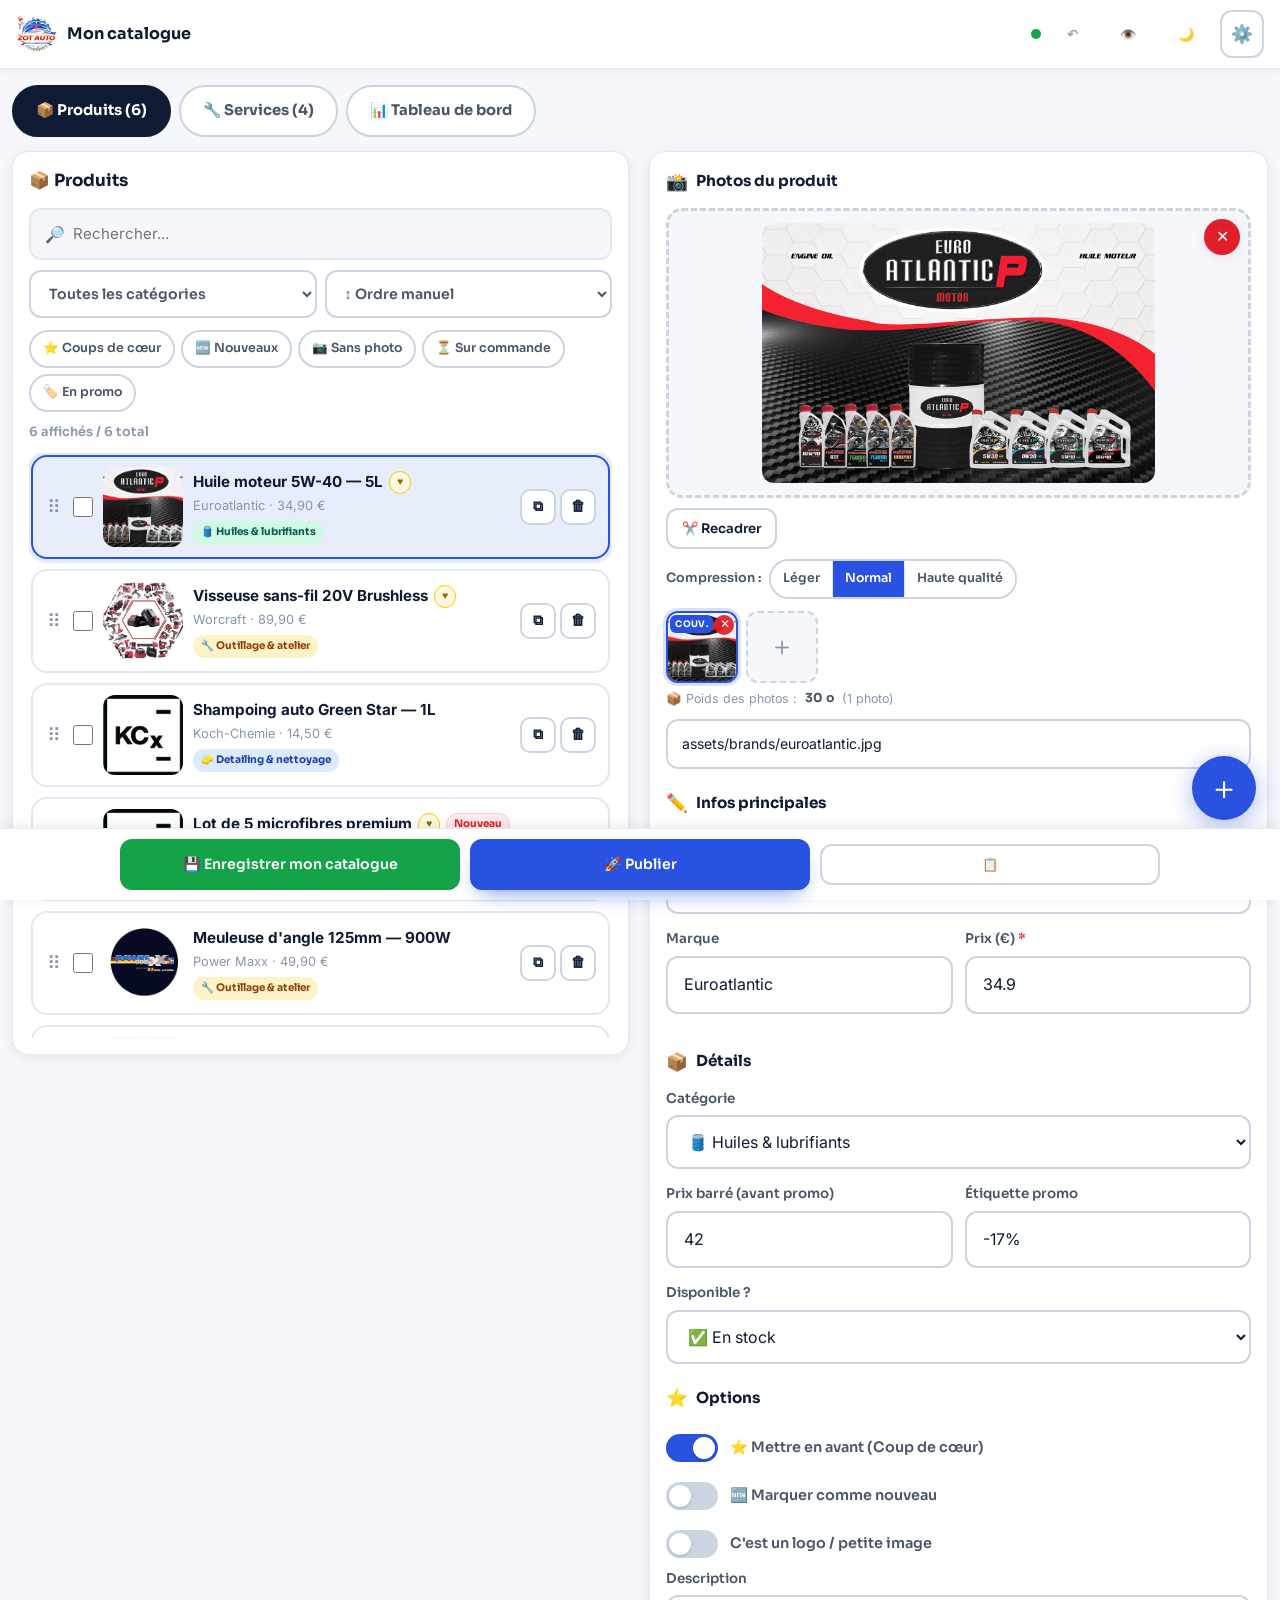
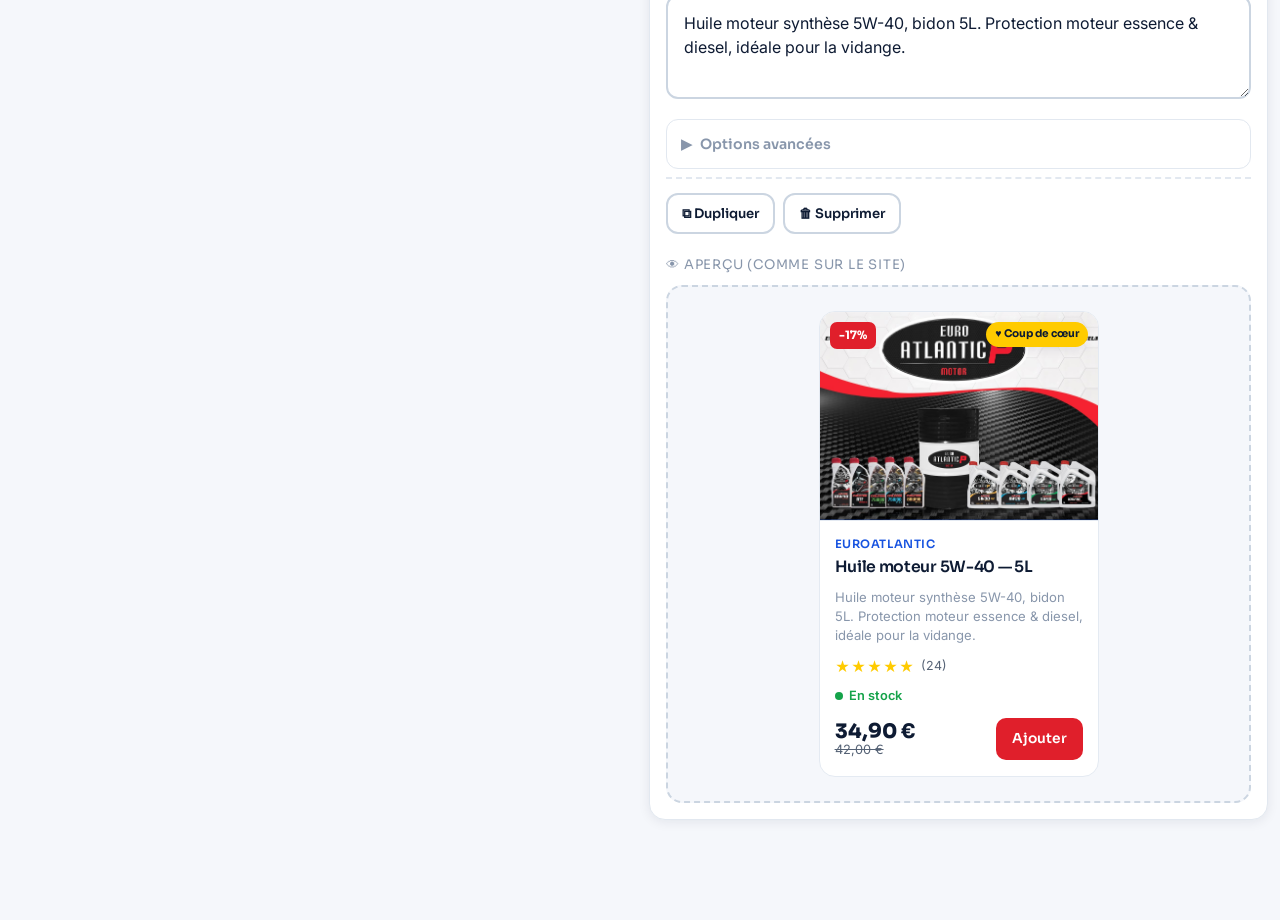
<file: admin.html>
<!DOCTYPE html>
<html lang="fr">
<head>
  <meta charset="UTF-8" />
  <meta name="viewport" content="width=device-width, initial-scale=1.0, maximum-scale=1.0, user-scalable=no" />
  <meta name="robots" content="noindex, nofollow" />
  <title>ZOT AUTO — Mon catalogue</title>
  <link rel="icon" href="assets/favicon.svg" type="image/svg+xml" />
  <link href="https://fonts.googleapis.com/css2?family=Sora:wght@500;600;700;800&family=Inter:wght@400;500;600;700&display=swap" rel="stylesheet" />
  <link rel="stylesheet" href="styles.css" />
  <style>
    /* =========================================================
       ADMIN V2 — UX mobile-first, gros boutons, langage simple
       ========================================================= */
    :root {
      --z-blue: #2a52e0;
      --z-blue-light: #e8edfc;
      --z-red: #e01f2b;
      --z-red-light: #fdeaeb;
      --z-yellow: #ffcb00;
      --z-yellow-light: #fff8e0;
      --z-green: #15a34a;
      --z-green-light: #e6f9ed;
      --z-ink: #0e1b33;
      --z-ink2: #4a5568;
      --z-muted: #8896ab;
      --z-line: #e2e8f0;
      --z-line2: #cbd5e1;
      --z-bg: #f5f7fb;
      --z-card: #ffffff;
      --z-radius: 16px;
      --z-radius-sm: 12px;
      --z-shadow: 0 2px 12px rgba(14,27,51,0.08);
      --z-shadow-lg: 0 8px 32px rgba(14,27,51,0.16);
      --z-font: 'Inter', -apple-system, sans-serif;
      --z-font-display: 'Sora', -apple-system, sans-serif;
    }

    * { box-sizing: border-box; }
    body { background: var(--z-bg); font-family: var(--z-font); color: var(--z-ink); margin: 0; padding: 0; -webkit-tap-highlight-color: transparent; }

    /* ===== TOP BAR ===== */
    .top { position: sticky; top: 0; z-index: 60; background: var(--z-card); border-bottom: 1px solid var(--z-line); box-shadow: 0 1px 8px rgba(14,27,51,0.06); padding: 10px 16px; display: flex; align-items: center; gap: 10px; }
    .top__logo { height: 36px; flex-shrink: 0; }
    .top__title { font-family: var(--z-font-display); font-weight: 700; font-size: 1rem; flex: 1; min-width: 0; }
    .top__title small { display: block; font-size: 0.72rem; font-weight: 500; color: var(--z-muted); }
    .top__save-indicator { width: 10px; height: 10px; border-radius: 50%; background: var(--z-green); flex-shrink: 0; transition: all 0.3s; }
    .top__save-indicator.saving { background: var(--z-yellow); animation: pulse-save 0.6s ease; }
    .top__save-indicator.saved { animation: pop-check 0.4s ease; }
    @keyframes pulse-save { 0%,100%{ transform:scale(1); } 50%{ transform:scale(1.4); } }
    @keyframes pop-check { 0%{ transform:scale(1); } 50%{ transform:scale(1.6); } 100%{ transform:scale(1); } }

    .btn { display: inline-flex; align-items: center; justify-content: center; gap: 8px; padding: 12px 18px; border-radius: var(--z-radius-sm); border: 2px solid var(--z-line2); background: var(--z-card); font-family: var(--z-font-display); font-weight: 600; font-size: 0.88rem; cursor: pointer; color: var(--z-ink); transition: all 0.18s; min-height: 48px; touch-action: manipulation; }
    .btn:hover { border-color: var(--z-blue); color: var(--z-blue); }
    .btn:active { transform: scale(0.97); }
    .btn:disabled { opacity: 0.4; cursor: not-allowed; }
    .btn--primary { background: var(--z-green); border-color: var(--z-green); color: #fff; }
    .btn--primary:hover { background: #12903f; border-color: #12903f; color: #fff; }
    .btn--blue { background: var(--z-blue); border-color: var(--z-blue); color: #fff; }
    .btn--blue:hover { background: #2244c0; border-color: #2244c0; color: #fff; }
    .btn--danger { border-color: var(--z-line2); }
    .btn--danger:hover { border-color: var(--z-red); color: var(--z-red); }
    .btn--ghost { border-color: transparent; background: transparent; min-height: 40px; padding: 8px 12px; }
    .btn--sm { padding: 8px 14px; font-size: 0.82rem; min-height: 40px; }
    .btn--icon { width: 44px; height: 44px; padding: 0; border-radius: 12px; font-size: 1.1rem; }
    .btn--icon-sm { width: 36px; height: 36px; padding: 0; border-radius: 10px; font-size: 0.9rem; min-height: 36px; }

    /* ===== PRO MENU (gear icon) ===== */
    .pro-menu { position: relative; }
    .pro-menu__pop { position: absolute; right: 0; top: calc(100% + 8px); background: var(--z-card); border: 1px solid var(--z-line); border-radius: var(--z-radius); box-shadow: var(--z-shadow-lg); padding: 8px; min-width: 260px; display: none; z-index: 70; }
    .pro-menu.open .pro-menu__pop { display: block; }
    .pro-menu__pop button { display: flex; width: 100%; align-items: center; gap: 10px; padding: 12px 14px; border: none; background: transparent; border-radius: var(--z-radius-sm); font-family: var(--z-font-display); font-weight: 600; font-size: 0.88rem; color: var(--z-ink); cursor: pointer; text-align: left; min-height: 48px; }
    .pro-menu__pop button:hover { background: var(--z-blue-light); color: var(--z-blue); }
    .pro-menu__sep { height: 1px; background: var(--z-line); margin: 6px; }
    .pro-menu__title { font-family: var(--z-font-display); font-size: 0.68rem; letter-spacing: 0.08em; text-transform: uppercase; color: var(--z-muted); padding: 8px 14px 4px; }

    /* ===== MAIN LAYOUT ===== */
    .main { max-width: 1300px; margin: 0 auto; padding: 0 12px 100px; }

    /* ===== TABS ===== */
    .tabs { display: flex; gap: 8px; margin: 16px 0 14px; }
    .tab { display: inline-flex; align-items: center; gap: 8px; padding: 12px 22px; border-radius: 999px; border: 2px solid var(--z-line2); background: var(--z-card); font-family: var(--z-font-display); font-weight: 700; font-size: 0.92rem; cursor: pointer; color: var(--z-ink2); transition: all 0.18s; min-height: 48px; }
    .tab:hover { border-color: var(--z-blue); color: var(--z-blue); }
    .tab.on { background: var(--z-ink); border-color: var(--z-ink); color: #fff; }

    /* ===== CONTENT GRID ===== */
    .grid { display: grid; grid-template-columns: 1fr 1.1fr; gap: 20px; align-items: start; }
    .panel { background: var(--z-card); border: 1px solid var(--z-line); border-radius: var(--z-radius); padding: 16px; box-shadow: var(--z-shadow); }
    .panel__head { display: flex; align-items: center; justify-content: space-between; gap: 10px; margin-bottom: 14px; flex-wrap: wrap; }
    .panel__title { font-family: var(--z-font-display); font-size: 1.05rem; font-weight: 700; }

    /* ===== SEARCH & FILTER ===== */
    .search-bar { display: flex; align-items: center; gap: 8px; background: var(--z-bg); border: 2px solid var(--z-line); border-radius: var(--z-radius-sm); padding: 0 14px; margin-bottom: 10px; min-height: 48px; }
    .search-bar:focus-within { border-color: var(--z-blue); background: #fff; box-shadow: 0 0 0 4px rgba(42,82,224,0.12); }
    .search-bar input { flex: 1; border: none; background: transparent; outline: none; padding: 12px 0; font-size: 0.94rem; min-width: 0; }
    .search-bar__clear { border: none; background: transparent; cursor: pointer; color: var(--z-muted); font-size: 1.2rem; padding: 6px; line-height: 1; min-height: 36px; min-width: 36px; display: grid; place-items: center; }
    .search-bar__clear:hover { color: var(--z-red); }
    .filter-row { display: flex; gap: 8px; margin-bottom: 12px; }
    .filter-select { flex: 1; border: 2px solid var(--z-line2); border-radius: var(--z-radius-sm); padding: 10px 14px; background: var(--z-card); font-size: 0.88rem; font-family: var(--z-font-display); font-weight: 600; color: var(--z-ink2); min-height: 48px; }
    .filter-select:focus { outline: none; border-color: var(--z-blue); box-shadow: 0 0 0 4px rgba(42,82,224,0.12); }

    /* ===== BULK ACTIONS ===== */
    .bulk { display: none; align-items: center; gap: 8px; flex-wrap: wrap; background: var(--z-ink); color: #fff; border-radius: var(--z-radius-sm); padding: 10px 14px; margin-bottom: 12px; font-size: 0.88rem; }
    .bulk.show { display: flex; }
    .bulk b { font-family: var(--z-font-display); }
    .bulk select { border-radius: 10px; border: none; padding: 8px 10px; font-size: 0.84rem; font-family: var(--z-font-display); font-weight: 600; min-height: 40px; }
    .bulk .btn { background: rgba(255,255,255,0.1); border-color: rgba(255,255,255,0.25); color: #fff; }
    .bulk .btn:hover { background: rgba(255,255,255,0.2); border-color: #fff; color: #fff; }
    .bulk .btn--del:hover { background: var(--z-red); border-color: var(--z-red); }
    .bulk__spacer { margin-left: auto; }
    .bulk__x { border: none; background: transparent; color: rgba(255,255,255,0.8); cursor: pointer; font-size: 1.3rem; line-height: 1; min-width: 36px; min-height: 36px; display: grid; place-items: center; }

    /* ===== PRODUCT LIST ===== */
    .item-list { display: grid; gap: 10px; max-height: 65vh; overflow: auto; padding: 2px; scroll-behavior: smooth; }
    .item { display: flex; align-items: center; gap: 10px; padding: 10px 12px; border: 2px solid var(--z-line); border-radius: var(--z-radius); background: var(--z-card); transition: all 0.18s; cursor: pointer; min-height: 76px; }
    .item:hover { border-color: var(--z-blue); box-shadow: 0 2px 12px rgba(42,82,224,0.1); }
    .item.sel { border-color: var(--z-blue); box-shadow: 0 0 0 4px rgba(42,82,224,0.12); background: var(--z-blue-light); }
    .item.dragging { opacity: 0.4; }
    .item.drop-before { box-shadow: 0 -3px 0 0 var(--z-blue); }
    .item.drop-after { box-shadow: 0 3px 0 0 var(--z-blue); }
    .item__handle { cursor: grab; color: var(--z-muted); font-size: 1.2rem; padding: 6px 2px; flex: 0 0 auto; touch-action: none; user-select: none; }
    .item__handle:active { cursor: grabbing; }
    .item__check { flex: 0 0 auto; width: 20px; height: 20px; cursor: pointer; accent-color: var(--z-blue); }
    .item__thumb { width: 80px; height: 80px; flex: 0 0 auto; border-radius: var(--z-radius-sm); background: var(--z-bg); display: grid; place-items: center; overflow: hidden; font-size: 2rem; }
    .item__thumb img { width: 100%; height: 100%; object-fit: cover; }
    .item__info { flex: 1; min-width: 0; }
    .item__name { font-weight: 700; font-size: 0.95rem; white-space: nowrap; overflow: hidden; text-overflow: ellipsis; display: flex; align-items: center; gap: 6px; margin-bottom: 2px; }
    .item__meta { font-size: 0.8rem; color: var(--z-muted); white-space: nowrap; overflow: hidden; text-overflow: ellipsis; }
    .item__cat { display: inline-block; font-family: var(--z-font-display); font-weight: 700; font-size: 0.65rem; padding: 3px 8px; border-radius: 999px; margin-top: 4px; }
    .item__cat--detailing { background: #dbeafe; color: #1e40af; }
    .item__cat--outillage { background: #fef3c7; color: #92400e; }
    .item__cat--huiles { background: #d1fae5; color: #065f46; }
    .item__cat--pieces { background: #fce7f3; color: #9d174d; }
    .item__cat--accessoires { background: #e9d5ff; color: #6b21a8; }
    .tag { display: inline-flex; align-items: center; gap: 3px; font-family: var(--z-font-display); font-weight: 700; font-size: 0.65rem; padding: 2px 7px; border-radius: 999px; flex-shrink: 0; }
    .tag--fav { background: var(--z-yellow-light); color: #8a6d00; border: 1px solid var(--z-yellow); }
    .tag--new { background: var(--z-red-light); color: var(--z-red); border: 1px solid #f6c9cd; }
    .item__acts { display: flex; gap: 4px; flex: 0 0 auto; }
    .item-list__empty { text-align: center; color: var(--z-muted); padding: 40px 16px; font-size: 0.95rem; }

    /* ===== FAB (Floating Action Button) ===== */
    .fab { position: fixed; bottom: 24px; right: 24px; z-index: 50; width: 64px; height: 64px; border-radius: 50%; background: var(--z-blue); border: none; color: #fff; font-size: 2rem; cursor: pointer; box-shadow: 0 6px 24px rgba(42,82,224,0.4); display: grid; place-items: center; transition: all 0.2s; }
    .fab:hover { transform: scale(1.1); box-shadow: 0 8px 32px rgba(42,82,224,0.5); }
    .fab:active { transform: scale(0.95); }
    @keyframes fab-bounce { 0%,100%{ transform: translateY(0); } 50%{ transform: translateY(-8px); } }

    /* ===== FORM (full-screen on mobile) ===== */
    .form-panel { transition: all 0.3s ease; }
    .form-section { margin-bottom: 20px; }
    .form-section__title { font-family: var(--z-font-display); font-weight: 700; font-size: 0.95rem; color: var(--z-ink); margin-bottom: 12px; display: flex; align-items: center; gap: 8px; }
    .form-section__title span { font-size: 1.1rem; }

    .field { display: grid; gap: 6px; margin-bottom: 14px; }
    .field > label { font-family: var(--z-font-display); font-size: 0.84rem; font-weight: 600; color: var(--z-ink2); }
    .field .req { color: var(--z-red); }
    .field input, .field select, .field textarea { width: 100%; padding: 14px 16px; border: 2px solid var(--z-line2); border-radius: var(--z-radius-sm); background: var(--z-card); font-size: 1rem; transition: all 0.18s; }
    .field textarea { resize: vertical; min-height: 80px; line-height: 1.5; }
    .field input:focus, .field select:focus, .field textarea:focus { outline: none; border-color: var(--z-blue); box-shadow: 0 0 0 4px rgba(42,82,224,0.12); }
    .field input.is-invalid, .field textarea.is-invalid { border-color: var(--z-red); box-shadow: 0 0 0 4px rgba(224,31,43,0.1); }
    .row2 { display: grid; grid-template-columns: 1fr 1fr; gap: 12px; }
    .hint { font-size: 0.78rem; color: var(--z-muted); margin-top: 2px; }
    .warn-msg { font-size: 0.82rem; color: #b45309; font-weight: 600; display: none; padding: 8px 12px; background: var(--z-yellow-light); border-radius: 8px; margin-top: 4px; }
    .warn-msg.show { display: block; }

    /* ===== IMAGE DROP ZONE ===== */
    .img-drop { border: 3px dashed var(--z-line2); border-radius: var(--z-radius); padding: 24px 16px; text-align: center; cursor: pointer; transition: all 0.2s; background: var(--z-bg); min-height: 200px; display: flex; flex-direction: column; align-items: center; justify-content: center; gap: 10px; position: relative; }
    .img-drop:hover { border-color: var(--z-blue); background: var(--z-blue-light); }
    .img-drop.over { border-color: var(--z-blue); background: var(--z-blue-light); transform: scale(1.02); }
    .img-drop.has-image { padding: 12px; }
    .img-drop__icon { font-size: 3rem; opacity: 0.6; }
    .img-drop__text { font-family: var(--z-font-display); font-weight: 600; font-size: 0.95rem; color: var(--z-ink2); }
    .img-drop__hint { font-size: 0.8rem; color: var(--z-muted); }
    .img-drop__preview { max-width: 100%; max-height: 260px; border-radius: var(--z-radius-sm); object-fit: contain; }
    .img-drop__remove { position: absolute; top: 8px; right: 8px; width: 36px; height: 36px; border-radius: 50%; background: var(--z-red); color: #fff; border: none; font-size: 1rem; cursor: pointer; display: grid; place-items: center; box-shadow: var(--z-shadow); }
    .img-drop__remove:hover { transform: scale(1.1); }
    .img-drop__url { margin-top: 8px; width: 100%; }

    /* ===== MEDIA / GALLERY ===== */
    .media-quality { display: flex; align-items: center; gap: 8px; flex-wrap: wrap; margin-top: 10px; font-size: 0.8rem; }
    .media-quality__label { font-family: var(--z-font-display); font-weight: 600; color: var(--z-ink2); }
    .qbtns { display: inline-flex; border: 2px solid var(--z-line2); border-radius: 999px; overflow: hidden; }
    .qbtns button { border: none; background: var(--z-card); padding: 7px 12px; font-family: var(--z-font-display); font-weight: 600; font-size: 0.78rem; color: var(--z-ink2); cursor: pointer; min-height: 36px; }
    .qbtns button + button { border-left: 1px solid var(--z-line); }
    .qbtns button.on { background: var(--z-blue); color: #fff; }
    .media-weight { font-size: 0.78rem; color: var(--z-muted); margin-top: 6px; display: flex; align-items: center; gap: 8px; flex-wrap: wrap; }
    .media-weight b { font-family: var(--z-font-display); color: var(--z-ink2); }
    .media-weight.heavy b, .media-weight.heavy { color: #b45309; }

    .gallery { display: flex; gap: 8px; flex-wrap: wrap; margin-top: 12px; }
    .gthumb { position: relative; width: 72px; height: 72px; border-radius: var(--z-radius-sm); overflow: hidden; border: 2px solid var(--z-line2); background: var(--z-bg); cursor: grab; flex: 0 0 auto; }
    .gthumb img { width: 100%; height: 100%; object-fit: cover; display: block; }
    .gthumb.cover { border-color: var(--z-blue); box-shadow: 0 0 0 3px rgba(42,82,224,0.18); }
    .gthumb.dragging { opacity: 0.4; }
    .gthumb.drop-before { box-shadow: -3px 0 0 0 var(--z-blue); }
    .gthumb.drop-after { box-shadow: 3px 0 0 0 var(--z-blue); }
    .gthumb__cover { position: absolute; top: 2px; left: 2px; background: var(--z-blue); color: #fff; font-family: var(--z-font-display); font-weight: 700; font-size: 0.56rem; padding: 2px 5px; border-radius: 6px; letter-spacing: 0.04em; }
    .gthumb__x { position: absolute; top: 2px; right: 2px; width: 20px; height: 20px; border-radius: 50%; background: rgba(224,31,43,0.92); color: #fff; border: none; font-size: 0.72rem; cursor: pointer; display: grid; place-items: center; line-height: 1; }
    .gthumb__ord { position: absolute; bottom: 2px; right: 2px; display: flex; gap: 2px; }
    .gthumb__ord button { width: 18px; height: 18px; border: none; border-radius: 5px; background: rgba(14,27,51,0.7); color: #fff; font-size: 0.6rem; cursor: pointer; line-height: 1; padding: 0; }
    .gthumb__ord button:disabled { opacity: 0.3; cursor: not-allowed; }
    .gthumb--add { display: grid; place-items: center; cursor: pointer; border-style: dashed; color: var(--z-muted); font-size: 1.6rem; }
    .gthumb--add:hover { border-color: var(--z-blue); color: var(--z-blue); background: var(--z-blue-light); }
    .img-actions { display: flex; gap: 8px; flex-wrap: wrap; margin-top: 10px; }

    /* Crop modal */
    .crop-stage { position: relative; background: #0e1b33; border-radius: var(--z-radius-sm); overflow: hidden; margin: 8px 0; display: grid; place-items: center; }
    .crop-stage canvas { display: block; max-width: 100%; touch-action: none; cursor: move; }
    .crop-ratios { display: flex; gap: 6px; flex-wrap: wrap; margin-bottom: 6px; }
    .crop-zoom { display: flex; align-items: center; gap: 10px; margin: 8px 0; }
    .crop-zoom input[type=range] { flex: 1; accent-color: var(--z-blue); }

    /* ===== TOGGLE SWITCH ===== */
    .toggle { display: flex; align-items: center; gap: 12px; cursor: pointer; padding: 10px 0; min-height: 48px; }
    .toggle__track { width: 52px; height: 28px; border-radius: 999px; background: var(--z-line2); position: relative; transition: all 0.2s; flex-shrink: 0; }
    .toggle__track::after { content: ""; position: absolute; top: 3px; left: 3px; width: 22px; height: 22px; border-radius: 50%; background: #fff; box-shadow: 0 1px 3px rgba(0,0,0,0.2); transition: all 0.2s; }
    .toggle input { display: none; }
    .toggle input:checked + .toggle__track { background: var(--z-blue); }
    .toggle input:checked + .toggle__track::after { left: 27px; }
    .toggle__label { font-family: var(--z-font-display); font-weight: 600; font-size: 0.9rem; color: var(--z-ink2); }

    /* ===== COLLAPSIBLE SECTION ===== */
    .collapsible { border: 1px solid var(--z-line); border-radius: var(--z-radius-sm); margin-top: 8px; }
    .collapsible__header { display: flex; align-items: center; gap: 8px; padding: 12px 14px; cursor: pointer; font-family: var(--z-font-display); font-weight: 600; font-size: 0.88rem; color: var(--z-muted); min-height: 48px; }
    .collapsible__header:hover { color: var(--z-ink); }
    .collapsible__arrow { transition: transform 0.2s; }
    .collapsible.open .collapsible__arrow { transform: rotate(90deg); }
    .collapsible__body { display: none; padding: 0 14px 14px; }
    .collapsible.open .collapsible__body { display: block; }

    /* ===== PREVIEW ===== */
    .preview-area { margin-top: 20px; }
    .preview-area__label { font-family: var(--z-font-display); font-size: 0.82rem; letter-spacing: 0.06em; text-transform: uppercase; color: var(--z-muted); margin-bottom: 10px; display: flex; align-items: center; gap: 6px; }
    .preview-area__stage { background: var(--z-bg); border: 2px dashed var(--z-line2); border-radius: var(--z-radius); padding: 24px; display: grid; place-items: center; }
    .preview-area__stage .product, .preview-area__stage .service { width: 280px; }
    .pv-flags { position: absolute; top: 10px; right: 10px; display: flex; flex-direction: column; gap: 6px; align-items: flex-end; z-index: 2; }
    .pv-flag { font-family: var(--z-font-display); font-weight: 700; font-size: 0.66rem; padding: 4px 9px; border-radius: 999px; display: inline-flex; align-items: center; gap: 4px; box-shadow: var(--z-shadow); }
    .pv-flag--fav { background: var(--z-yellow); color: var(--z-ink); }
    .pv-flag--new { background: var(--z-red); color: #fff; }
    .product__media { position: relative; }
    .pv-desc { color: var(--z-muted); font-size: 0.82rem; margin: 2px 0 10px; line-height: 1.45; display: -webkit-box; -webkit-line-clamp: 3; -webkit-box-orient: vertical; overflow: hidden; }
    .service .pv-flag--fav { position: static; box-shadow: none; }

    .form-empty { text-align: center; color: var(--z-muted); padding: 40px 16px; font-size: 0.95rem; }
    .form-foot { display: flex; gap: 8px; flex-wrap: wrap; margin-top: 8px; padding-top: 14px; border-top: 2px dashed var(--z-line); }

    /* ===== BOTTOM BAR (sticky save) ===== */
    .bottom-bar { position: fixed; bottom: 0; left: 0; right: 0; z-index: 55; background: var(--z-card); border-top: 1px solid var(--z-line); box-shadow: 0 -2px 12px rgba(14,27,51,0.08); padding: 10px 16px; display: flex; align-items: center; gap: 10px; justify-content: center; }
    .bottom-bar .btn { flex: 1; max-width: 340px; }

    /* ===== TOAST ===== */
    .toast { position: fixed; bottom: 90px; left: 50%; transform: translateX(-50%) translateY(20px); background: var(--z-ink); color: #fff; font-family: var(--z-font-display); font-weight: 600; font-size: 0.9rem; padding: 14px 24px; border-radius: 999px; box-shadow: var(--z-shadow-lg); opacity: 0; pointer-events: none; transition: all 0.3s ease; z-index: 200; display: flex; align-items: center; gap: 10px; max-width: 90vw; }
    .toast.show { opacity: 1; transform: translateX(-50%) translateY(0); pointer-events: auto; }
    .toast__undo { background: var(--z-blue); color: #fff; border: none; padding: 6px 14px; border-radius: 999px; font-family: var(--z-font-display); font-weight: 700; font-size: 0.82rem; cursor: pointer; white-space: nowrap; min-height: 36px; }

    /* ===== MODAL ===== */
    .modal { position: fixed; inset: 0; z-index: 120; display: none; align-items: center; justify-content: center; padding: 16px; }
    .modal.open { display: flex; }
    .modal__bg { position: absolute; inset: 0; background: rgba(14,27,51,0.5); backdrop-filter: blur(4px); }
    .modal__box { position: relative; background: var(--z-card); border-radius: var(--z-radius); box-shadow: var(--z-shadow-lg); width: min(640px, 100%); max-height: 88vh; overflow: auto; padding: 24px; }
    .modal__box h3 { font-family: var(--z-font-display); font-size: 1.15rem; margin-bottom: 8px; }
    .modal__box p { color: var(--z-ink2); font-size: 0.9rem; margin-bottom: 14px; }
    .modal__close { position: absolute; top: 12px; right: 12px; width: 40px; height: 40px; border-radius: 50%; border: none; background: var(--z-bg); cursor: pointer; font-size: 1.1rem; display: grid; place-items: center; }
    .modal__close:hover { background: var(--z-line); }
    .modal__actions { display: flex; gap: 8px; flex-wrap: wrap; margin-top: 16px; }
    .modal pre { background: var(--z-ink); color: #d7e0f3; border-radius: var(--z-radius-sm); padding: 14px; font-size: 0.78rem; overflow: auto; white-space: pre; margin: 8px 0 0; }

    /* report (CSV import) */
    .report { margin-top: 14px; font-size: 0.88rem; }
    .report__ok { color: var(--z-green); font-weight: 700; }
    .report__warn { color: #b45309; font-weight: 700; }
    .report ul { margin: 8px 0 0; padding-left: 18px; max-height: 160px; overflow: auto; }
    .report li { margin: 2px 0; color: var(--z-ink2); }

    /* CSV drop zone in modal */
    .csv-drop { border: 3px dashed var(--z-line2); border-radius: var(--z-radius); padding: 30px; text-align: center; color: var(--z-muted); cursor: pointer; transition: all 0.18s; background: var(--z-bg); min-height: 120px; display: flex; align-items: center; justify-content: center; }
    .csv-drop.over { border-color: var(--z-blue); background: var(--z-blue-light); color: var(--z-blue); }
    .csv-drop b { color: var(--z-blue); }

    /* ===== CONFETTI ===== */
    @keyframes confetti-fall { 0%{ transform: translateY(-10px) rotate(0deg); opacity:1; } 100%{ transform: translateY(120px) rotate(720deg); opacity:0; } }
    .confetti { position: fixed; top: 0; left: 0; right: 0; height: 0; z-index: 300; pointer-events: none; overflow: visible; }
    .confetti span { position: absolute; width: 10px; height: 10px; border-radius: 2px; animation: confetti-fall 1.2s ease-out forwards; }

    /* ===== SLIDE-OUT DELETE ===== */
    @keyframes slide-out-right { 0%{ transform:translateX(0); opacity:1; } 100%{ transform:translateX(100%); opacity:0; } }
    .item--removing { animation: slide-out-right 0.35s ease forwards; }

    /* ===== DASHBOARD ===== */
    .dash { display: none; }
    .dash.show { display: block; animation: dash-in 0.3s ease; }
    @keyframes dash-in { 0%{ opacity:0; transform: translateY(8px); } 100%{ opacity:1; transform: translateY(0); } }
    .dash__section { margin-bottom: 26px; }
    .dash__h { font-family: var(--z-font-display); font-weight: 700; font-size: 1.05rem; margin: 0 0 14px; display: flex; align-items: center; gap: 8px; }

    /* KPI cards */
    .kpi-grid { display: grid; grid-template-columns: repeat(auto-fill, minmax(170px, 1fr)); gap: 14px; }
    .kpi { position: relative; border-radius: var(--z-radius); padding: 18px 18px 16px; color: #fff; box-shadow: var(--z-shadow); overflow: hidden; }
    .kpi::after { content: ""; position: absolute; right: -20px; top: -20px; width: 90px; height: 90px; border-radius: 50%; background: rgba(255,255,255,0.14); }
    .kpi__icon { font-size: 1.5rem; opacity: 0.9; }
    .kpi__val { font-family: var(--z-font-display); font-weight: 800; font-size: 1.9rem; line-height: 1.05; margin-top: 8px; }
    .kpi__label { font-family: var(--z-font-display); font-weight: 600; font-size: 0.82rem; opacity: 0.92; margin-top: 4px; }
    .kpi--blue { background: linear-gradient(135deg, #2a52e0, #4169f0); }
    .kpi--red { background: linear-gradient(135deg, #e01f2b, #f0454f); }
    .kpi--green { background: linear-gradient(135deg, #15a34a, #1ec05a); }
    .kpi--yellow { background: linear-gradient(135deg, #f5b800, #ffcb00); color: var(--z-ink); }
    .kpi--yellow .kpi::after, .kpi--yellow::after { background: rgba(14,27,51,0.08); }
    .kpi--violet { background: linear-gradient(135deg, #7c3aed, #a855f7); }
    .kpi--ink { background: linear-gradient(135deg, #1f2d4a, #344566); }

    /* Category bars */
    .catbars { display: grid; gap: 12px; }
    .catbar__top { display: flex; align-items: center; justify-content: space-between; font-family: var(--z-font-display); font-weight: 600; font-size: 0.86rem; margin-bottom: 5px; }
    .catbar__top b { font-weight: 700; }
    .catbar__count { color: var(--z-muted); font-weight: 600; }
    .catbar__track { height: 14px; border-radius: 999px; background: var(--z-bg); overflow: hidden; }
    .catbar__fill { height: 100%; width: 0; border-radius: 999px; transition: width 0.9s cubic-bezier(.2,.7,.2,1); }
    .catbar__fill--detailing { background: var(--z-blue); }
    .catbar__fill--outillage { background: var(--z-yellow); }
    .catbar__fill--huiles { background: var(--z-green); }
    .catbar__fill--accessoires { background: #a855f7; }

    /* Alerts */
    .alerts { display: grid; grid-template-columns: repeat(auto-fill, minmax(240px, 1fr)); gap: 14px; }
    .alert { background: var(--z-card); border: 1px solid var(--z-line); border-radius: var(--z-radius); padding: 14px 16px; box-shadow: var(--z-shadow); }
    .alert__head { display: flex; align-items: center; gap: 10px; margin-bottom: 8px; }
    .alert__ic { font-size: 1.3rem; }
    .alert__title { font-family: var(--z-font-display); font-weight: 700; font-size: 0.9rem; flex: 1; }
    .alert__badge { font-family: var(--z-font-display); font-weight: 800; font-size: 0.82rem; padding: 3px 10px; border-radius: 999px; }
    .alert__badge--ok { background: var(--z-green-light); color: var(--z-green); }
    .alert__badge--warn { background: var(--z-red-light); color: var(--z-red); }
    .alert__ok { display: flex; align-items: center; gap: 8px; color: var(--z-green); font-weight: 600; font-size: 0.86rem; }
    .alert__list { list-style: none; margin: 0; padding: 0; max-height: 170px; overflow: auto; display: grid; gap: 4px; }
    .alert__item { display: flex; align-items: center; gap: 8px; padding: 7px 10px; border-radius: 10px; cursor: pointer; font-size: 0.85rem; color: var(--z-ink2); transition: all 0.15s; }
    .alert__item:hover { background: var(--z-blue-light); color: var(--z-blue); }
    .alert__item .thumb { width: 28px; height: 28px; border-radius: 7px; background: var(--z-bg); display: grid; place-items: center; font-size: 0.9rem; overflow: hidden; flex: 0 0 auto; }
    .alert__item .thumb img { width: 100%; height: 100%; object-fit: cover; }
    .alert__item .nm { white-space: nowrap; overflow: hidden; text-overflow: ellipsis; }

    /* Highlights */
    .hl-grid { display: grid; grid-template-columns: repeat(auto-fit, minmax(220px, 1fr)); gap: 14px; }
    .hl { background: var(--z-card); border: 1px solid var(--z-line); border-radius: var(--z-radius); padding: 16px; box-shadow: var(--z-shadow); }
    .hl__label { font-family: var(--z-font-display); font-size: 0.72rem; letter-spacing: 0.06em; text-transform: uppercase; color: var(--z-muted); margin-bottom: 10px; }
    .hl__row { display: flex; align-items: center; gap: 12px; cursor: pointer; border-radius: 10px; padding: 6px; transition: background 0.15s; }
    .hl__row:hover { background: var(--z-blue-light); }
    .hl__thumb { width: 52px; height: 52px; border-radius: var(--z-radius-sm); background: var(--z-bg); display: grid; place-items: center; font-size: 1.5rem; overflow: hidden; flex: 0 0 auto; }
    .hl__thumb img { width: 100%; height: 100%; object-fit: cover; }
    .hl__nm { font-family: var(--z-font-display); font-weight: 700; font-size: 0.9rem; white-space: nowrap; overflow: hidden; text-overflow: ellipsis; }
    .hl__pr { color: var(--z-blue); font-weight: 700; font-size: 0.9rem; margin-top: 2px; }
    .hl__empty { color: var(--z-muted); font-size: 0.86rem; }
    .stockbar { height: 22px; border-radius: 999px; overflow: hidden; display: flex; background: var(--z-bg); margin: 4px 0 10px; }
    .stockbar__in { background: var(--z-green); height: 100%; width: 0; transition: width 0.9s cubic-bezier(.2,.7,.2,1); }
    .stockbar__soon { background: var(--z-yellow); height: 100%; width: 0; transition: width 0.9s cubic-bezier(.2,.7,.2,1); }
    .stocklegend { display: flex; gap: 16px; font-size: 0.84rem; font-weight: 600; color: var(--z-ink2); }
    .stocklegend span { display: inline-flex; align-items: center; gap: 6px; }
    .stocklegend i { width: 12px; height: 12px; border-radius: 3px; display: inline-block; }

    /* ===== CATEGORY MANAGER ===== */
    .catmgr { display: grid; gap: 10px; margin: 10px 0 4px; }
    .catmgr__row { display: flex; align-items: center; gap: 10px; padding: 10px 12px; border: 2px solid var(--z-line); border-radius: var(--z-radius-sm); background: var(--z-card); }
    .catmgr__row.dragging { opacity: 0.4; }
    .catmgr__row.drop-before { box-shadow: 0 -3px 0 0 var(--z-blue); }
    .catmgr__row.drop-after { box-shadow: 0 3px 0 0 var(--z-blue); }
    .catmgr__handle { cursor: grab; color: var(--z-muted); font-size: 1.1rem; user-select: none; touch-action: none; }
    .catmgr__ic { font-size: 1.5rem; width: 38px; text-align: center; flex: 0 0 auto; }
    .catmgr__info { flex: 1; min-width: 0; }
    .catmgr__nm { font-family: var(--z-font-display); font-weight: 700; font-size: 0.92rem; white-space: nowrap; overflow: hidden; text-overflow: ellipsis; }
    .catmgr__key { font-size: 0.74rem; color: var(--z-muted); }
    .catmgr__count { font-family: var(--z-font-display); font-weight: 700; font-size: 0.72rem; color: var(--z-ink2); background: var(--z-bg); padding: 3px 9px; border-radius: 999px; flex: 0 0 auto; }
    .catmgr__acts { display: flex; gap: 4px; flex: 0 0 auto; }
    .catmgr__ord { display: flex; flex-direction: column; gap: 2px; }
    .catmgr__ord button { width: 28px; height: 22px; padding: 0; border: 1px solid var(--z-line2); background: var(--z-card); border-radius: 7px; cursor: pointer; font-size: 0.7rem; line-height: 1; color: var(--z-ink2); }
    .catmgr__ord button:hover:not(:disabled) { border-color: var(--z-blue); color: var(--z-blue); }
    .catmgr__ord button:disabled { opacity: 0.3; cursor: not-allowed; }
    .emoji-pick { display: flex; flex-wrap: wrap; gap: 6px; margin: 6px 0 2px; }
    .emoji-pick button { width: 40px; height: 40px; border: 2px solid var(--z-line); background: var(--z-card); border-radius: 10px; font-size: 1.2rem; cursor: pointer; }
    .emoji-pick button:hover { border-color: var(--z-blue); background: var(--z-blue-light); }
    .catmgr__add { border: 2px dashed var(--z-line2); border-radius: var(--z-radius-sm); padding: 14px; margin-top: 6px; background: var(--z-bg); }
    .catmgr__add .row2 { gap: 10px; }

    /* ===== BACKUPS / VERSIONS ===== */
    .bk-list { display: grid; gap: 10px; margin: 12px 0 4px; max-height: 50vh; overflow: auto; }
    .bk-row { display: flex; align-items: center; gap: 12px; padding: 12px 14px; border: 2px solid var(--z-line); border-radius: var(--z-radius-sm); background: var(--z-card); flex-wrap: wrap; }
    .bk-row__info { flex: 1; min-width: 160px; }
    .bk-row__date { font-family: var(--z-font-display); font-weight: 700; font-size: 0.9rem; }
    .bk-row__meta { font-size: 0.8rem; color: var(--z-muted); margin-top: 2px; }
    .bk-row__label { display: inline-block; font-family: var(--z-font-display); font-weight: 700; font-size: 0.7rem; background: var(--z-blue-light); color: var(--z-blue); padding: 2px 8px; border-radius: 999px; margin-top: 4px; }
    .bk-row__acts { display: flex; gap: 6px; flex-wrap: wrap; }
    .bk-empty { text-align: center; color: var(--z-muted); padding: 26px 16px; font-size: 0.92rem; }
    .bk-create { border: 2px dashed var(--z-line2); border-radius: var(--z-radius-sm); padding: 14px; background: var(--z-bg); margin-bottom: 10px; }
    .bk-create .row2 { gap: 10px; align-items: end; }

    /* ===== PUBLISH WIZARD ===== */
    .pub-step { display: flex; gap: 14px; padding: 16px; border: 2px solid var(--z-line); border-radius: var(--z-radius); margin-bottom: 12px; background: var(--z-card); }
    .pub-step__num { flex: 0 0 auto; width: 40px; height: 40px; border-radius: 50%; background: var(--z-blue); color: #fff; font-family: var(--z-font-display); font-weight: 800; font-size: 1.1rem; display: grid; place-items: center; }
    .pub-step:nth-child(2) .pub-step__num { background: var(--z-yellow); color: var(--z-ink); }
    .pub-step:nth-child(3) .pub-step__num { background: var(--z-green); }
    .pub-step__body { flex: 1; min-width: 0; }
    .pub-step__title { font-family: var(--z-font-display); font-weight: 700; font-size: 1rem; margin-bottom: 4px; }
    .pub-step__txt { font-size: 0.88rem; color: var(--z-ink2); line-height: 1.5; margin-bottom: 10px; }
    .pub-step__txt b { color: var(--z-ink); }
    .pub-link { display: inline-flex; align-items: center; gap: 8px; padding: 12px 18px; border-radius: var(--z-radius-sm); background: var(--z-ink); color: #fff; font-family: var(--z-font-display); font-weight: 700; font-size: 0.88rem; text-decoration: none; min-height: 48px; }
    .pub-link:hover { background: var(--z-blue); }
    .pub-link--green { background: var(--z-green); }
    .pub-link--green:hover { background: #12903f; }
    .pub-recall { background: var(--z-blue-light); border-radius: var(--z-radius-sm); padding: 12px 14px; font-size: 0.86rem; color: var(--z-ink2); display: grid; gap: 8px; }
    .pub-recall a { color: var(--z-blue); font-weight: 700; }
    .pub-check { display: flex; align-items: center; gap: 10px; margin-top: 14px; cursor: pointer; font-size: 0.86rem; color: var(--z-ink2); }
    .pub-check input { width: 20px; height: 20px; accent-color: var(--z-blue); cursor: pointer; }

    /* ===== QR CODE ===== */
    .qr-wrap { text-align: center; }
    .qr-canvas { background: #fff; border: 2px solid var(--z-line); border-radius: var(--z-radius); padding: 14px; margin: 6px auto 14px; display: inline-block; }
    .qr-canvas canvas { display: block; image-rendering: pixelated; }
    .qr-url { font-family: var(--z-font-display); font-weight: 700; font-size: 1rem; color: var(--z-blue); word-break: break-all; margin: 8px 0; }
    .qr-acts { display: flex; gap: 8px; flex-wrap: wrap; justify-content: center; }

    /* ===== ADVANCED FILTER CHIPS ===== */
    .chips { display: flex; flex-wrap: wrap; gap: 6px; margin-bottom: 10px; }
    .chip { display: inline-flex; align-items: center; gap: 5px; padding: 7px 12px; border-radius: 999px; border: 2px solid var(--z-line2); background: var(--z-card); font-family: var(--z-font-display); font-weight: 600; font-size: 0.78rem; color: var(--z-ink2); cursor: pointer; min-height: 36px; transition: all 0.15s; }
    .chip:hover { border-color: var(--z-blue); color: var(--z-blue); }
    .chip.on { background: var(--z-blue); border-color: var(--z-blue); color: #fff; }

    /* ===== LIST META (count + clear) ===== */
    .list-meta { display: flex; align-items: center; justify-content: space-between; gap: 10px; margin-bottom: 10px; flex-wrap: wrap; }
    .list-meta__count { font-family: var(--z-font-display); font-weight: 600; font-size: 0.8rem; color: var(--z-muted); }
    .list-meta__clear { border: none; background: var(--z-red-light); color: var(--z-red); font-family: var(--z-font-display); font-weight: 700; font-size: 0.78rem; padding: 6px 12px; border-radius: 999px; cursor: pointer; min-height: 34px; }
    .list-meta__clear:hover { background: var(--z-red); color: #fff; }
    .item-list.sorted .item__handle { opacity: 0.3; cursor: not-allowed; }

    /* ===== SHORTCUTS MODAL ===== */
    .kbd-list { display: grid; gap: 8px; margin: 8px 0 4px; }
    .kbd-row { display: flex; align-items: center; gap: 12px; }
    .kbd-row .kbd { font-family: var(--z-font-display); font-weight: 700; font-size: 0.82rem; background: var(--z-bg); border: 1px solid var(--z-line2); border-bottom-width: 2px; border-radius: 8px; padding: 4px 10px; min-width: 44px; text-align: center; color: var(--z-ink); flex: 0 0 auto; }
    .kbd-row span { font-size: 0.9rem; color: var(--z-ink2); }

    /* ===== LIVE PREVIEW MODAL ===== */
    .preview-modal { position: fixed; inset: 0; z-index: 130; background: var(--z-bg); display: none; flex-direction: column; }
    .preview-modal.open { display: flex; }
    .preview-modal__bar { display: flex; align-items: center; gap: 12px; flex-wrap: wrap; padding: 10px 16px; background: var(--z-card); border-bottom: 1px solid var(--z-line); box-shadow: 0 1px 8px rgba(14,27,51,0.06); }
    .preview-modal__title { font-family: var(--z-font-display); font-size: 0.98rem; }
    .preview-modal__widths { display: inline-flex; border: 2px solid var(--z-line2); border-radius: 999px; overflow: hidden; }
    .qbtns-btn { border: none; background: var(--z-card); padding: 8px 14px; font-family: var(--z-font-display); font-weight: 600; font-size: 0.8rem; color: var(--z-ink2); cursor: pointer; min-height: 38px; }
    .qbtns-btn + .qbtns-btn { border-left: 1px solid var(--z-line); }
    .qbtns-btn.on { background: var(--z-blue); color: #fff; }
    .preview-modal__note { font-size: 0.76rem; color: var(--z-muted); flex: 1; min-width: 140px; }
    .preview-modal__close { width: 40px; height: 40px; border-radius: 50%; border: none; background: var(--z-bg); cursor: pointer; font-size: 1.1rem; display: grid; place-items: center; flex: 0 0 auto; color: var(--z-ink); }
    .preview-modal__close:hover { background: var(--z-line); }
    .preview-modal__stage { flex: 1; overflow: auto; display: grid; place-items: start center; padding: 16px; background: var(--z-bg); }
    .preview-modal__frame { width: 100%; height: 100%; min-height: 100%; border: none; background: #fff; border-radius: 8px; box-shadow: var(--z-shadow); }
    .preview-modal__frame.mobile { width: 390px; max-width: 100%; height: 100%; border: 1px solid var(--z-line2); }

    /* ===== DARK MODE (admin) ===== */
    body, .top, .panel, .item, .modal__box, .filter-select, .chip, .field input, .field select, .field textarea,
    .search-bar, .pro-menu__pop, .toast, .preview-modal, .preview-modal__bar, .preview-modal__stage, .qbtns-btn { transition: background-color 0.25s, color 0.25s, border-color 0.25s; }
    body.dark {
      --z-ink: #e2e8f0;
      --z-ink2: #cbd5e1;
      --z-muted: #94a3b8;
      --z-line: #334155;
      --z-line2: #475569;
      --z-bg: #0f172a;
      --z-card: #1e293b;
      --z-blue-light: #1e2f55;
      --z-red-light: #3a2025;
      --z-yellow-light: #3a3318;
      --z-green-light: #14352a;
      --z-shadow: 0 2px 12px rgba(0,0,0,0.4);
      --z-shadow-lg: 0 8px 32px rgba(0,0,0,0.6);
    }
    body.dark .tab.on { background: var(--z-blue); border-color: var(--z-blue); color: #fff; }
    body.dark .item.sel { background: var(--z-blue-light); }
    body.dark .search-bar:focus-within { background: var(--z-card); }
    body.dark .img-drop, body.dark .csv-drop, body.dark .catmgr__add, body.dark .bk-create { background: #0b1322; }
    body.dark .modal__bg { background: rgba(0,0,0,0.65); }
    body.dark .qr-canvas { background: #fff; }
    body.dark .preview-modal__frame { background: #fff; }
    body.dark .kpi--yellow { color: var(--z-ink); }
    body.dark .item__cat--detailing { background: #1e3a5f; color: #93c5fd; }
    body.dark .item__cat--outillage { background: #3a2f12; color: #fcd34d; }
    body.dark .item__cat--huiles { background: #123528; color: #6ee7b7; }
    body.dark .item__cat--pieces { background: #3a1228; color: #f9a8d4; }
    body.dark .item__cat--accessoires { background: #2e1a45; color: #d8b4fe; }
    body.dark .bulk select, body.dark .bulk .btn { color: #fff; }
    /* Surfaces structurelles : overrides EXPLICITES (l'admin charge aussi styles.css,
       dont des règles concurrentes empêchaient ces fonds de passer en sombre via les variables) */
    body.dark { background: #0f172a; color: #e2e8f0; }
    body.dark .top { background: #1e293b; border-bottom-color: #334155; }
    body.dark .top__title, body.dark .top__title b { color: #e2e8f0; }
    body.dark .panel { background: #1e293b; border-color: #334155; }
    body.dark .panel__title, body.dark .panel__head { color: #e2e8f0; }
    body.dark .item { background: #1e293b; border-color: #334155; }
    body.dark .item__name { color: #e2e8f0; }
    body.dark .search-bar { background: #0f172a; border-color: #334155; }
    body.dark .search-bar input { color: #e2e8f0; }
    body.dark .filter-select, body.dark #sortMode { background: #1e293b; color: #e2e8f0; border-color: #475569; }
    body.dark .field input, body.dark .field select, body.dark .field textarea { background: #1e293b; color: #e2e8f0; border-color: #475569; }
    body.dark .collapsible { background: #1e293b; border-color: #334155; }
    body.dark .preview-area__stage { background: #0f172a; border-color: #334155; }
    body.dark .pro-menu__pop { background: #1e293b; border-color: #334155; }
    body.dark .pro-menu__pop button { color: #e2e8f0; }
    body.dark .modal__box, body.dark .adm-modal__box { background: #1e293b; color: #e2e8f0; }

    /* ===== MOBILE RESPONSIVE ===== */
    @media (max-width: 860px) {
      .grid { grid-template-columns: 1fr; }
      .top__title small { display: none; }
      .filter-row { flex-direction: column; }
      .row2 { grid-template-columns: 1fr; }
      .item__acts { display: none; }
      .item__thumb { width: 64px; height: 64px; }
      .bottom-bar .btn { font-size: 0.82rem; padding: 10px 14px; }

      /* Form slides in from right on mobile */
      .form-panel--mobile-open { position: fixed; inset: 0; z-index: 100; background: var(--z-card); overflow: auto; padding: 16px; padding-bottom: 100px; animation: slide-in-right 0.3s ease; }
      @keyframes slide-in-right { 0%{ transform: translateX(100%); } 100%{ transform: translateX(0); } }
      .form-panel__back { display: flex; align-items: center; gap: 8px; font-family: var(--z-font-display); font-weight: 700; font-size: 0.95rem; color: var(--z-blue); border: none; background: none; cursor: pointer; padding: 12px 0; margin-bottom: 8px; min-height: 48px; }
    }
    @media (min-width: 861px) {
      .form-panel__back { display: none; }
      .fab { bottom: 80px; }
    }
  </style>
</head>
<body>

  <!-- ===================== TOP BAR ===================== -->
  <div class="top">
    <img class="top__logo" src="assets/brands/logo-zotauto.png" alt="ZOT AUTO" />
    <div class="top__title">Mon catalogue</div>
    <div class="top__save-indicator" id="saveIndicator" title="Sauvegarde automatique"></div>

    <button class="btn btn--ghost btn--sm" id="btnUndo" disabled title="Annuler (Ctrl+Z)">↶</button>
    <button class="btn btn--ghost btn--sm" id="btnPreview" title="Voir le rendu réel du site">👁️</button>
    <button class="btn btn--ghost btn--sm" id="btnTheme" title="Mode sombre / clair" aria-pressed="false">🌙</button>

    <!-- Pro menu (gear) -->
    <div class="pro-menu" id="proMenu">
      <button class="btn btn--icon" id="btnPro" aria-haspopup="true" aria-expanded="false" title="Outils avancés">⚙️</button>
      <div class="pro-menu__pop" role="menu">
        <div class="pro-menu__title">Fichier catalogue</div>
        <button id="btnImport" role="menuitem">📥 Importer un fichier catalogue</button>
        <button id="btnCopy" role="menuitem">📋 Copier le code</button>
        <div class="pro-menu__sep"></div>
        <div class="pro-menu__title">Tableur (Excel / Google Sheets)</div>
        <button id="btnCsvExport" role="menuitem">📤 Exporter en tableur</button>
        <button id="btnCsvImport" role="menuitem">📥 Importer un tableur</button>
        <button id="btnCsvTemplate" role="menuitem">📄 Fichier exemple</button>
        <div class="pro-menu__sep"></div>
        <div class="pro-menu__title">Catalogue</div>
        <button id="btnCats" role="menuitem">🗂️ Gérer les rayons / catégories</button>
        <button id="btnBackups" role="menuitem">🕑 Sauvegardes / versions</button>
        <button id="btnQr" role="menuitem">📱 QR code du site</button>
        <div class="pro-menu__sep"></div>
        <button id="btnSeesite" role="menuitem">👁 Voir le site</button>
        <button id="btnPreview2" role="menuitem">🖥️ Voir le rendu réel</button>
        <button id="btnShortcuts" role="menuitem">⌨️ Raccourcis clavier</button>
        <div class="pro-menu__sep"></div>
        <button id="btnReset" role="menuitem" style="color:var(--z-red)">↺ Tout effacer et recommencer</button>
      </div>
    </div>

    <!-- hidden file inputs -->
    <input type="file" id="fileImport" accept=".js,.json,application/json,text/javascript" hidden />
    <input type="file" id="fileCsv" accept=".csv,text/csv,text/plain" hidden />
  </div>

  <!-- ===================== MAIN ===================== -->
  <div class="main">
    <div class="tabs" role="tablist">
      <button class="tab on" data-tab="products" id="tabProducts" role="tab" aria-selected="true">📦 Produits</button>
      <button class="tab" data-tab="services" id="tabServices" role="tab" aria-selected="false">🔧 Services</button>
      <button class="tab" data-tab="dashboard" id="tabDashboard" role="tab" aria-selected="false">📊 Tableau de bord</button>
    </div>

    <!-- Dashboard (read-only) -->
    <div class="dash" id="dash"></div>

    <div class="grid">
      <!-- Left: List panel -->
      <div class="panel" id="listPanel">
        <div class="panel__head">
          <span class="panel__title" id="listTitleTxt">Produits</span>
        </div>

        <div class="search-bar">
          <span>🔎</span>
          <input type="search" id="search" placeholder="Rechercher..." aria-label="Rechercher" />
          <button class="search-bar__clear" id="searchClear" type="button" title="Effacer" hidden>✕</button>
        </div>

        <div class="filter-row">
          <select class="filter-select" id="filterCat" aria-label="Filtrer par catégorie">
            <option value="">Toutes les catégories</option>
          </select>
          <select class="filter-select" id="sortMode" aria-label="Trier par">
            <option value="manual">↕ Ordre manuel</option>
            <option value="name-asc">Nom A→Z</option>
            <option value="name-desc">Nom Z→A</option>
            <option value="price-asc">Prix croissant</option>
            <option value="price-desc">Prix décroissant</option>
            <option value="cat">Catégorie</option>
          </select>
        </div>

        <!-- Advanced filter chips -->
        <div class="chips" id="advChips">
          <button class="chip" type="button" data-flag="featured">⭐ Coups de cœur</button>
          <button class="chip" type="button" data-flag="nouveau">🆕 Nouveaux</button>
          <button class="chip" type="button" data-flag="nophoto">📷 Sans photo</button>
          <button class="chip" type="button" data-flag="soon">⏳ Sur commande</button>
          <button class="chip" type="button" data-flag="promo">🏷️ En promo</button>
        </div>

        <!-- Result count + clear -->
        <div class="list-meta">
          <span class="list-meta__count" id="listCount"></span>
          <button class="list-meta__clear" id="clearFilters" type="button" hidden>✕ Effacer les filtres</button>
        </div>

        <!-- Bulk actions -->
        <div class="bulk" id="bulkBar" role="region" aria-label="Actions groupées">
          <b id="bulkCount">0 sélectionné(s)</b>
          <div class="bulk__spacer"></div>
          <select id="bulkCat" aria-label="Catégorie cible"></select>
          <button class="btn btn--sm" id="bulkApplyCat" type="button">Appliquer</button>
          <button class="btn btn--sm btn--del" id="bulkDelete" type="button">🗑 Supprimer</button>
          <button class="bulk__x" id="bulkClear" type="button" title="Tout désélectionner">✕</button>
        </div>

        <div class="item-list" id="list"></div>
      </div>

      <!-- Right: Form + Preview -->
      <div class="panel form-panel" id="formPanel">
        <button class="form-panel__back" id="formBack" type="button">← Retour à la liste</button>
        <form id="form" autocomplete="off"></form>
        <div class="form-empty" id="formEmpty">
          <div style="font-size:3rem;margin-bottom:12px">📦</div>
          <p style="font-weight:600">Choisissez un produit dans la liste<br>ou appuyez sur le bouton <span style="color:var(--z-blue)">＋</span> pour en ajouter un</p>
        </div>
        <div class="preview-area" id="previewWrap" hidden>
          <div class="preview-area__label">👁 Aperçu (comme sur le site)</div>
          <div class="preview-area__stage" id="preview"></div>
        </div>
      </div>
    </div>
  </div>

  <!-- FAB -->
  <button class="fab" id="fab" title="Ajouter un produit">＋</button>

  <!-- Bottom bar -->
  <div class="bottom-bar">
    <button class="btn btn--primary" id="btnDownload">💾 Enregistrer mon catalogue</button>
    <button class="btn btn--blue" id="btnPublish">🚀 Publier</button>
    <button class="btn btn--sm" id="btnCopyBottom" title="Copier le code">📋</button>
  </div>

  <!-- Modal -->
  <div class="modal" id="modal" role="dialog" aria-modal="true">
    <div class="modal__bg" data-modal-close></div>
    <div class="modal__box">
      <button class="modal__close" id="modalClose" type="button" aria-label="Fermer">✕</button>
      <div id="modalBody"></div>
    </div>
  </div>

  <!-- Live preview modal -->
  <div class="preview-modal" id="previewModal" role="dialog" aria-modal="true" aria-label="Aperçu du site">
    <div class="preview-modal__bar">
      <b class="preview-modal__title">👁️ Rendu réel du site</b>
      <div class="preview-modal__widths">
        <button class="qbtns-btn" type="button" data-pw="390" id="pwMobile">📱 Mobile</button>
        <button class="qbtns-btn on" type="button" data-pw="full" id="pwDesktop">💻 Bureau</button>
      </div>
      <span class="preview-modal__note">Affiche la version publiée ; télécharge + publie pour voir tes derniers changements.</span>
      <button class="preview-modal__close" id="previewClose" type="button" aria-label="Fermer">✕</button>
    </div>
    <div class="preview-modal__stage" id="previewStage">
      <iframe class="preview-modal__frame" id="previewFrame" title="Aperçu du site"></iframe>
    </div>
  </div>

  <!-- Toast -->
  <div class="toast" id="toast" role="status" aria-live="polite">
    <span id="toastMsg"></span>
    <button class="toast__undo" id="toastUndo" hidden>Annuler</button>
  </div>

  <!-- Confetti container -->
  <div class="confetti" id="confetti"></div>

  <!-- Catalogue data -->
  <script src="data/catalogue.js"></script>
  <script>
  (function () {
    "use strict";

    /* ======================= Utilities ======================= */
    var $ = function (s, c) { return (c || document).querySelector(s); };
    var $$ = function (s, c) { return Array.prototype.slice.call((c || document).querySelectorAll(s)); };
    var esc = function (s) { return String(s == null ? "" : s).replace(/[&<>"']/g, function (c) { return { "&": "&amp;", "<": "&lt;", ">": "&gt;", '"': "&quot;", "'": "&#39;" }[c]; }); };
    var euro = function (n) { return Number(n || 0).toFixed(2).replace(".", ",") + " €"; };
    var stars = function (n) { n = Math.max(0, Math.min(5, Math.round(n || 0))); return "★★★★★".slice(0, n) + "☆☆☆☆☆".slice(0, 5 - n); };
    var clone = function (o) { return JSON.parse(JSON.stringify(o)); };
    var slug = function (s) { return String(s || "").toLowerCase().normalize("NFD").replace(/[̀-ͯ]/g, "").replace(/[^a-z0-9]+/g, "-").replace(/(^-|-$)/g, "").slice(0, 40) || "item"; };
    var isMobile = function () { return window.innerWidth <= 860; };

    // Categories
    var CATS_KEY = "zotauto_cats";
    var CATS_DEFAULT = [
      ["detailing", "Detailing & nettoyage", "🧽"],
      ["outillage", "Outillage & atelier", "🔧"],
      ["huiles", "Huiles & lubrifiants", "🛢️"],
      ["accessoires", "Accessoires", "🎨"]
    ];
    // Merge: validate a stored CATS array, falling back to defaults if invalid/empty.
    function sanitizeCats(arr) {
      if (!arr || !arr.length) return clone(CATS_DEFAULT);
      var out = [], seen = {};
      arr.forEach(function (c) {
        if (!c) return;
        var key = slug(c[0] != null ? c[0] : c[1]);
        if (!key || seen[key]) return;
        var label = String(c[1] != null && c[1] !== "" ? c[1] : key);
        var icon = String(c[2] != null && c[2] !== "" ? c[2] : "📦");
        seen[key] = true;
        out.push([key, label, icon]);
      });
      return out.length ? out : clone(CATS_DEFAULT);
    }
    var CATS;
    try { CATS = sanitizeCats(JSON.parse(localStorage.getItem(CATS_KEY))); }
    catch (e) { CATS = clone(CATS_DEFAULT); }
    var CAT_KEYS = CATS.map(function (c) { return c[0]; });
    function refreshCatKeys() { CAT_KEYS = CATS.map(function (c) { return c[0]; }); }
    function persistCats() { try { localStorage.setItem(CATS_KEY, JSON.stringify(CATS)); } catch (e) {} }
    var catLabel = function (k) { for (var i = 0; i < CATS.length; i++) if (CATS[i][0] === k) return CATS[i][1]; return k; };
    var catIcon = function (k) { for (var i = 0; i < CATS.length; i++) if (CATS[i][0] === k) return CATS[i][2]; return "📦"; };

    // Stable color generated from a category key (for badges of custom categories).
    function catColor(k) {
      var h = 0, s = String(k || "");
      for (var i = 0; i < s.length; i++) h = (h * 31 + s.charCodeAt(i)) % 360;
      return { bg: "hsl(" + h + ",70%,90%)", fg: "hsl(" + h + ",70%,30%)" };
    }
    // Built-in keys have fixed CSS classes; only custom keys need inline color.
    var BUILTIN_CAT_KEYS = ["detailing", "outillage", "huiles", "pieces", "accessoires"];
    function catBadgeAttrs(k) {
      if (BUILTIN_CAT_KEYS.indexOf(k) >= 0) return { cls: " item__cat--" + k, style: "" };
      var c = catColor(k);
      return { cls: "", style: ' style="background:' + c.bg + ';color:' + c.fg + '"' };
    }

    var DRAFT = "zotauto_catalogue_draft";
    var SEED = (window.ZOTAUTO && clone(window.ZOTAUTO)) || { products: [], services: [] };

    /* ======================= Normalization ======================= */
    function normProduct(p) {
      p = p || {};
      var cat = CAT_KEYS.indexOf(p.category) >= 0 ? p.category : (CAT_KEYS[0] || "detailing");
      // Gallery: build images[] from images[] then image (rétrocompat).
      var images = [];
      if (Array.isArray(p.images)) {
        p.images.forEach(function (s) { if (s != null && String(s).trim() !== "") images.push(String(s)); });
      }
      var img = (p.image != null && String(p.image).trim() !== "") ? String(p.image) : "";
      if (img && images.indexOf(img) < 0) images.unshift(img); // legacy image becomes cover if absent
      // image must always mirror images[0] for the public site.
      var cover = images.length ? images[0] : img;
      return {
        id: p.id || "",
        name: p.name != null ? String(p.name) : "",
        brand: p.brand != null ? String(p.brand) : "",
        category: cat,
        reference: p.reference != null ? String(p.reference) : "",
        price: Number(p.price) || 0,
        oldPrice: (p.oldPrice == null || p.oldPrice === "") ? null : (Number(p.oldPrice) || null),
        stock: p.stock === "soon" ? "soon" : "in",
        featured: !!p.featured,
        nouveau: !!p.nouveau,
        badge: p.badge != null ? String(p.badge) : "",
        description: p.description != null ? String(p.description) : "",
        image: cover,
        images: images,
        contain: !!p.contain,
        rating: (p.rating == null || p.rating === "") ? 5 : (Number(p.rating) || 0),
        reviews: Number(p.reviews) || 0
      };
    }
    // Keep product.image synced to images[0] (public site reads .image). Call after any gallery mutation.
    function syncCover(p) {
      if (!p) return;
      if (!Array.isArray(p.images)) p.images = p.image ? [p.image] : [];
      p.image = p.images.length ? p.images[0] : "";
    }
    // Rough byte size of a stored image string (data URI base64 or path).
    function imgBytes(s) {
      s = String(s || "");
      if (!s) return 0;
      var m = s.indexOf("base64,");
      if (m >= 0) { var b = s.length - (m + 7); return Math.round(b * 0.75); }
      return s.length;
    }
    function fmtWeight(bytes) {
      if (bytes < 1024) return bytes + " o";
      if (bytes < 1024 * 1024) return Math.round(bytes / 1024) + " Ko";
      return (bytes / 1024 / 1024).toFixed(1).replace(".", ",") + " Mo";
    }
    function productImagesBytes(p) {
      return (p.images || []).reduce(function (a, s) { return a + imgBytes(s); }, 0);
    }
    function normService(s) {
      s = s || {};
      return {
        id: s.id || "",
        name: s.name != null ? String(s.name) : "",
        icon: s.icon != null && s.icon !== "" ? String(s.icon) : "🔧",
        description: s.description != null ? String(s.description) : "",
        price: s.price != null ? String(s.price) : "",
        badge: s.badge != null ? String(s.badge) : "",
        featured: !!s.featured
      };
    }
    function normalize(obj) {
      obj = obj || {};
      return {
        products: (obj.products || []).map(normProduct),
        services: (obj.services || []).map(normService)
      };
    }

    /* ======================= State ======================= */
    var state, tab = "products", sel = -1, toastTimer, undoToastTimer;
    var selected = { products: {}, services: {} };
    var query = "", filterCat = "";
    var sortMode = "manual";
    var advFilters = { featured: false, nouveau: false, nophoto: false, soon: false, promo: false };
    var history = [];
    var HISTORY_MAX = 25;
    var lastDeletedItem = null; // for undo-delete via toast

    /* Image compression presets (réglable) */
    var QUALITY_PRESETS = {
      light:  { dim: 600,  q: 0.7,  label: "Léger" },
      normal: { dim: 1000, q: 0.82, label: "Normal" },
      high:   { dim: 1400, q: 0.9,  label: "Haute qualité" }
    };
    var imgQuality = "normal";
    try { var qs = localStorage.getItem("zotauto_img_quality"); if (qs && QUALITY_PRESETS[qs]) imgQuality = qs; } catch (e) {}

    try { state = JSON.parse(localStorage.getItem(DRAFT)); } catch (e) {}
    if (!state || !state.products || !state.services) state = clone(SEED);
    state = normalize(state);

    /* ======================= Save indicator ======================= */
    function flashSave() {
      var el = $("#saveIndicator");
      el.classList.add("saving");
      clearTimeout(flashSave._t);
      flashSave._t = setTimeout(function () {
        el.classList.remove("saving");
        el.classList.add("saved");
        setTimeout(function () { el.classList.remove("saved"); }, 400);
      }, 300);
    }
    function persist() {
      flashSave();
      try { localStorage.setItem(DRAFT, JSON.stringify(state)); } catch (e) {}
    }

    /* ======================= Toast ======================= */
    function toast(msg, opts) {
      opts = opts || {};
      var t = $("#toast");
      $("#toastMsg").textContent = msg;
      var undoBtn = $("#toastUndo");
      if (opts.undo) {
        undoBtn.hidden = false;
        undoBtn.onclick = function () { opts.undo(); hideToast(); };
      } else {
        undoBtn.hidden = true;
      }
      t.classList.add("show");
      clearTimeout(toastTimer);
      toastTimer = setTimeout(hideToast, opts.duration || 3000);
    }
    function hideToast() { $("#toast").classList.remove("show"); }

    /* ======================= Confetti ======================= */
    function confetti() {
      var box = $("#confetti");
      box.innerHTML = "";
      var colors = ["#2a52e0", "#e01f2b", "#ffcb00", "#15a34a", "#a855f7", "#f97316"];
      for (var i = 0; i < 30; i++) {
        var s = document.createElement("span");
        s.style.left = (Math.random() * 100) + "%";
        s.style.top = "-10px";
        s.style.background = colors[Math.floor(Math.random() * colors.length)];
        s.style.animationDelay = (Math.random() * 0.5) + "s";
        s.style.animationDuration = (0.8 + Math.random() * 0.6) + "s";
        box.appendChild(s);
      }
      setTimeout(function () { box.innerHTML = ""; }, 2000);
    }

    /* ======================= History (Undo) ======================= */
    function snapshot(label) {
      history.push({ state: clone(state), tab: tab, sel: sel, label: label || "" });
      if (history.length > HISTORY_MAX) history.shift();
      $("#btnUndo").disabled = false;
    }
    function undo() {
      if (!history.length) return;
      var snap = history.pop();
      state = snap.state;
      tab = snap.tab;
      $$(".tab").forEach(function (x) { var on = x.dataset.tab === tab; x.classList.toggle("on", on); x.setAttribute("aria-selected", String(on)); });
      clearSelection();
      sel = snap.sel >= 0 && snap.sel < list().length ? snap.sel : (list().length ? 0 : -1);
      $("#btnUndo").disabled = history.length === 0;
      render(); persist();
      if (typeof applyDashView === "function") applyDashView();
      toast("Action annulée !");
    }

    /* ======================= Models ======================= */
    function blankProduct() {
      return { id: "", name: "Nouveau produit", brand: "", category: (CAT_KEYS[0] || "detailing"), reference: "", price: 0, oldPrice: null, stock: "in", featured: false, nouveau: false, badge: "", description: "", image: "", images: [], contain: true, rating: 5, reviews: 0 };
    }
    function blankService() {
      return { id: "", name: "Nouveau service", icon: "🔧", description: "", price: "", badge: "", featured: false };
    }

    /* ======================= Card previews ======================= */
    function productPreview(p) {
      var promo = /%|^-/.test(p.badge || "");
      var media = p.contain ? "product__media product__media--logo" : "product__media";
      var badge = p.badge ? '<span class="product__badge' + (promo ? " product__badge--promo" : "") + '">' + esc(p.badge) + "</span>" : "";
      var was = (p.oldPrice != null && p.oldPrice !== "") ? '<span class="was">' + euro(p.oldPrice) + "</span>" : "";
      var img = p.image ? '<img src="' + esc(p.image) + '" alt="" />' : '<div style="color:#9aa7bd;font-size:.8rem;padding:20px;text-align:center">(pas d\'image)</div>';
      var flags = "";
      if (p.featured || p.nouveau) {
        flags = '<div class="pv-flags">' +
          (p.nouveau ? '<span class="pv-flag pv-flag--new">Nouveau</span>' : "") +
          (p.featured ? '<span class="pv-flag pv-flag--fav">♥ Coup de cœur</span>' : "") +
          "</div>";
      }
      var desc = p.description ? '<p class="pv-desc">' + esc(p.description) + "</p>" : "";
      return '<article class="product"><div class="' + media + '">' + flags + badge + img + "</div><div class=\"product__body\">" +
        '<span class="product__brand">' + esc(p.brand || "Marque") + '</span><h3 class="product__name">' + esc(p.name) + "</h3>" + desc +
        '<div class="product__rating"><span class="stars">' + stars(p.rating) + "</span><small>(" + (p.reviews || 0) + ")</small></div>" +
        '<div class="product__stock ' + (p.stock === "soon" ? "soon" : "in") + '">' + (p.stock === "soon" ? "Sur commande" : "En stock") + "</div>" +
        '<div class="product__foot"><div class="product__price"><span class="now">' + euro(p.price) + "</span>" + was + "</div>" +
        '<button class="btn-add" type="button">Ajouter</button></div></div></article>';
    }
    function servicePreview(s) {
      var badge = s.badge ? '<span class="service__badge">' + esc(s.badge) + "</span>" : "";
      var fav = s.featured ? '<span class="service__badge pv-flag--fav" style="background:var(--z-yellow);border-color:var(--z-yellow)">♥ En avant</span>' : "";
      var top = badge || fav ? badge + (badge && fav ? " " : "") + fav : "";
      var price = s.price ? '<span class="service__price">' + esc(s.price) + "</span>" : "<span></span>";
      return '<article class="service"><div class="service__top"><span class="service__ic">' + esc(s.icon || "🔧") + "</span><span style=\"display:flex;gap:6px\">" + top + "</span></div>" +
        '<h3 class="service__name">' + esc(s.name) + '</h3><p class="service__desc">' + esc(s.description) + "</p>" +
        '<div class="service__foot">' + price + '<a class="service__btn" href="#">Demander →</a></div></article>';
    }

    /* ======================= Selection / filter ======================= */
    function list() { return state[tab] || state.products; }
    function clearSelection() { selected = { products: {}, services: {} }; }
    function selMap() { return selected[tab]; }
    function selCount() { var m = selMap(), n = 0; for (var k in m) if (m[k]) n++; return n; }

    function advFiltersActive() {
      for (var k in advFilters) if (advFilters[k]) return true;
      return false;
    }
    function anyFilterActive() {
      return !!(query.trim() || (filterCat && tab === "products") || advFiltersActive());
    }
    function passAdv(it) {
      if (advFilters.featured && !it.featured) return false;
      if (advFilters.nouveau && !(tab === "products" && it.nouveau)) return false;
      if (advFilters.nophoto) {
        var hasPhoto = tab === "products" ? !!it.image : false;
        if (hasPhoto) return false;
      }
      if (advFilters.soon && !(tab === "products" && it.stock === "soon")) return false;
      if (advFilters.promo && !(it.badge && String(it.badge).trim() !== "")) return false;
      return true;
    }
    function visibleItems() {
      var arr = list(), q = query.toLowerCase().trim(), out = [];
      arr.forEach(function (it, i) {
        if (filterCat && tab === "products" && it.category !== filterCat) return;
        if (advFiltersActive() && !passAdv(it)) return;
        if (q) {
          var hay = (it.name + " " + (it.brand || "") + " " + (it.reference || "") + " " + (it.description || "")).toLowerCase();
          if (hay.indexOf(q) < 0) return;
        }
        out.push({ it: it, i: i });
      });
      // Display-only sort layer (keeps real index i for select/edit/delete).
      if (sortMode !== "manual") {
        var cmp;
        var byName = function (a, b) { return String(a.it.name || "").localeCompare(String(b.it.name || ""), "fr", { sensitivity: "base" }); };
        var byPrice = function (a, b) { return (Number(a.it.price) || 0) - (Number(b.it.price) || 0); };
        if (sortMode === "name-asc") cmp = byName;
        else if (sortMode === "name-desc") cmp = function (a, b) { return -byName(a, b); };
        else if (sortMode === "price-asc") cmp = byPrice;
        else if (sortMode === "price-desc") cmp = function (a, b) { return -byPrice(a, b); };
        else if (sortMode === "cat") cmp = function (a, b) {
          var c = String(catLabel(a.it.category) || "").localeCompare(String(catLabel(b.it.category) || ""), "fr", { sensitivity: "base" });
          return c !== 0 ? c : byName(a, b);
        };
        if (cmp) out.sort(cmp);
      }
      return out;
    }

    /* ======================= Render list ======================= */
    function renderList() {
      var box = $("#list");
      $("#listTitleTxt").textContent = (tab === "products" ? "📦 Produits" : "🔧 Services");
      $("#tabProducts").textContent = "📦 Produits (" + state.products.length + ")";
      $("#tabServices").textContent = "🔧 Services (" + state.services.length + ")";
      $("#filterCat").disabled = tab === "services";

      var sorted = sortMode !== "manual";
      box.classList.toggle("sorted", sorted);

      var items = visibleItems();
      box.innerHTML = "";

      // Count + clear-filters UI
      var total = list().length;
      var cEl = $("#listCount"); if (cEl) cEl.textContent = items.length + " affichés / " + total + " total";
      var clrEl = $("#clearFilters"); if (clrEl) clrEl.hidden = !anyFilterActive();

      if (!items.length) {
        box.innerHTML = '<div class="item-list__empty">' +
          (list().length
            ? "Aucun résultat pour cette recherche."
            : '<div style="font-size:2.5rem;margin-bottom:8px">📭</div>Liste vide !<br>Appuyez sur <b style="color:var(--z-blue)">＋</b> pour ajouter.') +
          "</div>";
        renderBulkBar();
        return;
      }

      items.forEach(function (entry) {
        var it = entry.it, i = entry.i;
        var row = document.createElement("div");
        row.className = "item" + (i === sel ? " sel" : "");
        row.setAttribute("draggable", sorted ? "false" : "true");
        row.dataset.index = i;

        var thumb = tab === "products"
          ? (it.image ? '<img src="' + esc(it.image) + '" alt="">' : "📦")
          : esc(it.icon || "🔧");

        var tags = "";
        if (it.featured) tags += '<span class="tag tag--fav" title="Coup de cœur">♥</span>';
        if (tab === "products" && it.nouveau) tags += '<span class="tag tag--new">Nouveau</span>';

        var meta = tab === "products"
          ? esc(it.brand || "—") + " · " + euro(it.price)
          : esc(it.price || "—");

        var catBadge = "";
        if (tab === "products") {
          var ba = catBadgeAttrs(it.category);
          catBadge = '<span class="item__cat' + ba.cls + '"' + ba.style + '>' + catIcon(it.category) + ' ' + esc(catLabel(it.category)) + '</span>';
        }

        var checked = selMap()[i] ? " checked" : "";

        row.innerHTML =
          '<span class="item__handle" title="Glisser pour réordonner">⠿</span>' +
          '<input type="checkbox" class="item__check" data-check="' + i + '"' + checked + ' aria-label="Sélectionner">' +
          '<div class="item__thumb">' + thumb + "</div>" +
          '<div class="item__info" data-open="' + i + '">' +
            '<div class="item__name">' + esc(it.name) + ' ' + tags + "</div>" +
            '<div class="item__meta">' + meta + "</div>" +
            catBadge +
          "</div>" +
          '<div class="item__acts">' +
            '<button class="btn btn--icon-sm" data-dup="' + i + '" title="Dupliquer">⧉</button>' +
            '<button class="btn btn--icon-sm btn--danger" data-del="' + i + '" title="Supprimer">🗑</button>' +
          "</div>";
        box.appendChild(row);
      });

      renderBulkBar();
    }

    function renderBulkBar() {
      var bar = $("#bulkBar"), n = selCount();
      bar.classList.toggle("show", n > 0);
      $("#bulkCount").textContent = n + " sélectionné(s)";
      $("#bulkCat").style.display = tab === "products" ? "" : "none";
      $("#bulkApplyCat").style.display = tab === "products" ? "" : "none";
    }

    /* ======================= Form rendering ======================= */
    function fieldHTML(label, name, value, type, opts, extra) {
      type = type || "text";
      extra = extra || {};
      var req = extra.required ? ' <span class="req">*</span>' : "";
      if (type === "select") {
        var o = (opts || []).map(function (x) {
          var icon = x[2] ? x[2] + " " : "";
          return '<option value="' + esc(x[0]) + '"' + (String(value) === String(x[0]) ? " selected" : "") + ">" + icon + esc(x[1]) + "</option>";
        }).join("");
        return '<div class="field"><label>' + label + req + '</label><select data-field="' + name + '">' + o + "</select></div>";
      }
      if (type === "textarea") {
        return '<div class="field"><label>' + label + req + '</label><textarea data-field="' + name + '" rows="3"' + (extra.required ? " data-req" : "") + ">" + esc(value) + "</textarea></div>";
      }
      var attrs = ' type="' + type + '" value="' + esc(value) + '"';
      if (type === "number") attrs += ' step="' + (extra.step || "0.01") + '"' + (extra.min != null ? ' min="' + extra.min + '"' : "");
      if (extra.placeholder) attrs += ' placeholder="' + esc(extra.placeholder) + '"';
      if (extra.required) attrs += " data-req";
      return '<div class="field"><label>' + label + req + '</label><input data-field="' + name + '"' + attrs + "></div>";
    }

    function toggleHTML(name, checked, label) {
      return '<label class="toggle"><input data-field="' + name + '" type="checkbox"' + (checked ? " checked" : "") + '><span class="toggle__track"></span><span class="toggle__label">' + label + '</span></label>';
    }

    function renderForm() {
      var form = $("#form"), arr = list();
      if (sel < 0 || !arr[sel]) {
        form.innerHTML = "";
        $("#formEmpty").style.display = "block";
        $("#previewWrap").hidden = true;
        if (isMobile()) $("#formPanel").classList.remove("form-panel--mobile-open");
        return;
      }
      $("#formEmpty").style.display = "none";
      $("#previewWrap").hidden = false;
      var it = arr[sel];

      if (tab === "products") {
        // Image drop zone (cover = images[0])
        var cover = it.images && it.images.length ? it.images[0] : it.image;
        var imgZoneContent;
        if (cover) {
          imgZoneContent = '<img class="img-drop__preview" src="' + esc(cover) + '" alt="Aperçu">' +
            '<button class="img-drop__remove" type="button" id="imgRemove" title="Retirer la photo de couverture">✕</button>';
        } else {
          imgZoneContent = '<div class="img-drop__icon">📸</div>' +
            '<div class="img-drop__text">Touchez ici pour ajouter une photo</div>' +
            '<div class="img-drop__hint">ou glissez-déposez, ou collez (Ctrl+V)</div>';
        }

        // Quality selector
        var qBtns = Object.keys(QUALITY_PRESETS).map(function (k) {
          return '<button type="button" data-quality="' + k + '"' + (imgQuality === k ? ' class="on"' : '') + '>' + QUALITY_PRESETS[k].label + '</button>';
        }).join("");

        // Gallery thumbnails
        var imgs = it.images || [];
        var galleryHTML = imgs.map(function (src, gi) {
          return '<div class="gthumb' + (gi === 0 ? ' cover' : '') + '" draggable="true" data-g="' + gi + '" title="' + (gi === 0 ? 'Photo de couverture' : 'Cliquez pour définir comme couverture') + '">' +
            '<img src="' + esc(src) + '" alt="">' +
            (gi === 0 ? '<span class="gthumb__cover">COUV.</span>' : '') +
            '<button type="button" class="gthumb__x" data-gdel="' + gi + '" title="Supprimer">✕</button>' +
            '<span class="gthumb__ord">' +
              '<button type="button" data-gleft="' + gi + '"' + (gi === 0 ? ' disabled' : '') + ' title="Vers la gauche">◀</button>' +
              '<button type="button" data-gright="' + gi + '"' + (gi === imgs.length - 1 ? ' disabled' : '') + ' title="Vers la droite">▶</button>' +
            '</span>' +
          '</div>';
        }).join("");
        galleryHTML += '<div class="gthumb gthumb--add" id="galAdd" title="Ajouter une photo">＋</div>';

        var totalBytes = productImagesBytes(it);
        var heavy = totalBytes > 500 * 1024;
        var weightHTML = '<div class="media-weight' + (heavy ? ' heavy' : '') + '" id="mediaWeight">' +
          '📦 Poids des photos : <b>' + fmtWeight(totalBytes) + '</b> (' + imgs.length + ' photo' + (imgs.length > 1 ? 's' : '') + ')' +
          (heavy ? ' — ⚠️ Cette fiche est lourde, pensez à compresser (qualité « Léger »).' : '') +
        '</div>';

        form.innerHTML =
          // Photo section
          '<div class="form-section">' +
            '<div class="form-section__title"><span>📸</span> Photos du produit</div>' +
            '<div class="img-drop' + (cover ? ' has-image' : '') + '" id="imgDrop">' + imgZoneContent + '</div>' +
            (cover ? '<div class="img-actions"><button class="btn btn--sm" type="button" id="btnCrop">✂️ Recadrer</button></div>' : '') +
            '<div class="media-quality"><span class="media-quality__label">Compression :</span><span class="qbtns" id="qBtns">' + qBtns + '</span></div>' +
            '<div class="gallery" id="gallery">' + galleryHTML + '</div>' +
            weightHTML +
            '<input class="field img-drop__url" data-field="image" type="text" value="' + esc(cover) + '" placeholder="Ou collez un lien vers l\'image..." style="margin-top:10px;padding:12px 14px;border:2px solid var(--z-line2);border-radius:12px;font-size:0.88rem;">' +
            '<div class="warn-msg" id="imgWarn">⚠️ Sans photo, le produit sera moins attractif sur le site.</div>' +
            '<input type="file" id="fileImg" accept="image/*" multiple hidden>' +
          '</div>' +

          // Main info
          '<div class="form-section">' +
            '<div class="form-section__title"><span>✏️</span> Infos principales</div>' +
            fieldHTML("Nom du produit", "name", it.name, "text", null, { required: true }) +
            '<div class="row2">' +
              fieldHTML("Marque", "brand", it.brand, "text", null, { placeholder: "ex : Brembo" }) +
              fieldHTML("Prix (€)", "price", it.price, "number", null, { required: true, min: 0 }) +
            '</div>' +
          '</div>' +

          // Details
          '<div class="form-section">' +
            '<div class="form-section__title"><span>📦</span> Détails</div>' +
            fieldHTML("Catégorie", "category", it.category, "select", CATS) +
            '<div class="row2">' +
              fieldHTML("Prix barré (avant promo)", "oldPrice", it.oldPrice == null ? "" : it.oldPrice, "number", null, { min: 0, placeholder: "Optionnel" }) +
              fieldHTML("Étiquette promo", "badge", it.badge, "text", null, { placeholder: "ex : -20%, Top vente" }) +
            '</div>' +
            fieldHTML("Disponible ?", "stock", it.stock, "select", [["in", "✅ En stock"], ["soon", "⏳ Sur commande"]]) +
          '</div>' +

          // Options
          '<div class="form-section">' +
            '<div class="form-section__title"><span>⭐</span> Options</div>' +
            toggleHTML("featured", it.featured, "⭐ Mettre en avant (Coup de cœur)") +
            toggleHTML("nouveau", it.nouveau, "🆕 Marquer comme nouveau") +
            toggleHTML("contain", it.contain, "C'est un logo / petite image") +
            fieldHTML("Description", "description", it.description, "textarea", null, { placeholder: "Décrivez le produit en quelques mots..." }) +
          '</div>' +

          // Advanced (collapsible)
          '<div class="collapsible" id="advancedSection">' +
            '<div class="collapsible__header" id="advancedToggle"><span class="collapsible__arrow">▶</span> Options avancées</div>' +
            '<div class="collapsible__body">' +
              '<div class="row2">' +
                fieldHTML("Référence produit", "reference", it.reference, "text", null, { placeholder: "Optionnel" }) +
                fieldHTML("Note (0 à 5)", "rating", it.rating, "number", null, { step: "1", min: 0 }) +
              '</div>' +
              fieldHTML("Nombre d'avis", "reviews", it.reviews, "number", null, { step: "1", min: 0 }) +
            '</div>' +
          '</div>';
      } else {
        // Services form
        form.innerHTML =
          '<div class="form-section">' +
            '<div class="form-section__title"><span>🔧</span> Infos du service</div>' +
            fieldHTML("Nom du service", "name", it.name, "text", null, { required: true }) +
            '<div class="row2">' +
              fieldHTML("Icône (emoji)", "icon", it.icon, "text", null, { placeholder: "🔧" }) +
              fieldHTML("Étiquette", "badge", it.badge, "text", null, { placeholder: "Optionnel" }) +
            '</div>' +
            fieldHTML("Description", "description", it.description, "textarea", null, { placeholder: "Décrivez ce service..." }) +
            fieldHTML("Prix / mention", "price", it.price, "text", null, { placeholder: "ex : Sur devis, Dès 39 €" }) +
            toggleHTML("featured", it.featured, "⭐ Mettre en avant") +
          '</div>';
      }

      // Form footer
      form.innerHTML +=
        '<div class="form-foot">' +
          '<button class="btn btn--sm" type="button" id="formDup">⧉ Dupliquer</button>' +
          '<button class="btn btn--sm btn--danger" type="button" id="formDel">🗑 Supprimer</button>' +
        "</div>";

      // Wire up advanced section toggle
      var advToggle = $("#advancedToggle");
      if (advToggle) {
        advToggle.addEventListener("click", function () {
          $("#advancedSection").classList.toggle("open");
        });
      }

      // Wire up image drop zone
      setupImageDrop();
      updateValidation();
    }

    function setupImageDrop() {
      var drop = $("#imgDrop");
      if (!drop) return;

      drop.addEventListener("click", function (e) {
        if (e.target.id === "imgRemove" || e.target.closest(".img-drop__remove")) {
          // Remove cover (images[0]); next image becomes cover.
          var it = list()[sel];
          if (it && it.images && it.images.length) {
            snapshot("retrait photo");
            it.images.shift(); syncCover(it); render(); persist();
          }
          return;
        }
        $("#fileImg").click();
      });

      drop.addEventListener("dragover", function (e) { e.preventDefault(); drop.classList.add("over"); });
      drop.addEventListener("dragleave", function () { drop.classList.remove("over"); });
      drop.addEventListener("drop", function (e) {
        e.preventDefault(); drop.classList.remove("over");
        var files = e.dataTransfer.files;
        var imgFiles = [];
        for (var i = 0; i < files.length; i++) if (files[i].type.indexOf("image/") === 0) imgFiles.push(files[i]);
        if (imgFiles.length) addImageFiles(imgFiles);
      });

      // Quality selector
      var qBox = $("#qBtns");
      if (qBox) qBox.addEventListener("click", function (e) {
        var b = e.target.closest("[data-quality]"); if (!b) return;
        imgQuality = b.dataset.quality;
        try { localStorage.setItem("zotauto_img_quality", imgQuality); } catch (er) {}
        $$("#qBtns button").forEach(function (x) { x.classList.toggle("on", x.dataset.quality === imgQuality); });
      });

      // Add-more thumbnail
      var galAdd = $("#galAdd");
      if (galAdd) galAdd.addEventListener("click", function () { $("#fileImg").click(); });

      // Crop button
      var btnCrop = $("#btnCrop");
      if (btnCrop) btnCrop.addEventListener("click", openCropModal);

      setupGalleryEvents();
    }

    // Gallery: set cover, delete, reorder (arrows + drag).
    function setupGalleryEvents() {
      var gal = $("#gallery"); if (!gal) return;
      gal.addEventListener("click", function (e) {
        var it = list()[sel]; if (!it) return;
        var del = e.target.closest("[data-gdel]");
        if (del) { snapshot("retrait photo"); it.images.splice(+del.dataset.gdel, 1); syncCover(it); render(); persist(); return; }
        var lft = e.target.closest("[data-gleft]");
        if (lft) { var li = +lft.dataset.gleft; if (li > 0) { snapshot("réordre photo"); var t = it.images[li]; it.images[li] = it.images[li - 1]; it.images[li - 1] = t; syncCover(it); render(); persist(); } return; }
        var rgt = e.target.closest("[data-gright]");
        if (rgt) { var ri = +rgt.dataset.gright; if (ri < it.images.length - 1) { snapshot("réordre photo"); var t2 = it.images[ri]; it.images[ri] = it.images[ri + 1]; it.images[ri + 1] = t2; syncCover(it); render(); persist(); } return; }
        var th = e.target.closest("[data-g]");
        if (th) { var gi = +th.dataset.g; if (gi > 0) { snapshot("changement couverture"); var moved = it.images.splice(gi, 1)[0]; it.images.unshift(moved); syncCover(it); render(); persist(); toast("Couverture définie !"); } }
      });

      // Drag reorder
      var gDrag = null;
      gal.addEventListener("dragstart", function (e) {
        var th = e.target.closest(".gthumb[data-g]"); if (!th) return;
        gDrag = +th.dataset.g; th.classList.add("dragging");
        try { e.dataTransfer.effectAllowed = "move"; e.dataTransfer.setData("text/plain", String(gDrag)); } catch (er) {}
      });
      gal.addEventListener("dragend", function () { gDrag = null; $$(".gthumb", gal).forEach(function (r) { r.classList.remove("dragging", "drop-before", "drop-after"); }); });
      gal.addEventListener("dragover", function (e) {
        if (gDrag == null) return; e.preventDefault();
        var th = e.target.closest(".gthumb[data-g]");
        $$(".gthumb", gal).forEach(function (r) { r.classList.remove("drop-before", "drop-after"); });
        if (!th || +th.dataset.g === gDrag) return;
        var rect = th.getBoundingClientRect();
        th.classList.add((e.clientX - rect.left) > rect.width / 2 ? "drop-after" : "drop-before");
      });
      gal.addEventListener("drop", function (e) {
        if (gDrag == null) return; e.preventDefault();
        var th = e.target.closest(".gthumb[data-g]"); if (!th) return;
        var it = list()[sel]; if (!it) return;
        var to = +th.dataset.g;
        var rect = th.getBoundingClientRect();
        if ((e.clientX - rect.left) > rect.width / 2) to += 1;
        var from = gDrag;
        if (from < to) to -= 1;
        if (from === to) return;
        snapshot("réordre photo");
        var moved = it.images.splice(from, 1)[0];
        it.images.splice(to, 0, moved);
        syncCover(it); render(); persist();
      });
    }

    // Rebuild only the gallery strip + weight line (keeps URL input focus during typing).
    function refreshGalleryUI() {
      var gal = $("#gallery"); if (!gal) return;
      var it = list()[sel]; if (!it) return;
      var imgs = it.images || [];
      var html = imgs.map(function (src, gi) {
        return '<div class="gthumb' + (gi === 0 ? ' cover' : '') + '" draggable="true" data-g="' + gi + '" title="' + (gi === 0 ? 'Photo de couverture' : 'Cliquez pour définir comme couverture') + '">' +
          '<img src="' + esc(src) + '" alt="">' +
          (gi === 0 ? '<span class="gthumb__cover">COUV.</span>' : '') +
          '<button type="button" class="gthumb__x" data-gdel="' + gi + '" title="Supprimer">✕</button>' +
          '<span class="gthumb__ord">' +
            '<button type="button" data-gleft="' + gi + '"' + (gi === 0 ? ' disabled' : '') + ' title="Vers la gauche">◀</button>' +
            '<button type="button" data-gright="' + gi + '"' + (gi === imgs.length - 1 ? ' disabled' : '') + ' title="Vers la droite">▶</button>' +
          '</span>' +
        '</div>';
      }).join("");
      html += '<div class="gthumb gthumb--add" id="galAdd" title="Ajouter une photo">＋</div>';
      gal.innerHTML = html;
      var galAdd = $("#galAdd"); if (galAdd) galAdd.addEventListener("click", function () { $("#fileImg").click(); });
      var w = $("#mediaWeight");
      if (w) {
        var total = productImagesBytes(it), heavy = total > 500 * 1024;
        w.classList.toggle("heavy", heavy);
        w.innerHTML = '📦 Poids des photos : <b>' + fmtWeight(total) + '</b> (' + imgs.length + ' photo' + (imgs.length > 1 ? 's' : '') + ')' +
          (heavy ? ' — ⚠️ Cette fiche est lourde, pensez à compresser (qualité « Léger »).' : '');
      }
    }

    // Compress a file to a data URI using the active quality preset, then call back.
    function compressFile(file, cb) {
      var preset = QUALITY_PRESETS[imgQuality] || QUALITY_PRESETS.normal;
      var reader = new FileReader();
      reader.onload = function () {
        var img = new Image();
        img.onload = function () {
          var w = img.width, h = img.height, maxDim = preset.dim;
          var ratio = Math.min(1, maxDim / Math.max(w, h));
          var nw = Math.max(1, Math.round(w * ratio)), nh = Math.max(1, Math.round(h * ratio));
          var canvas = document.createElement("canvas");
          canvas.width = nw; canvas.height = nh;
          var ctx = canvas.getContext("2d");
          ctx.fillStyle = "#fff"; ctx.fillRect(0, 0, nw, nh);
          ctx.drawImage(img, 0, 0, nw, nh);
          cb(canvas.toDataURL("image/jpeg", preset.q));
        };
        img.onerror = function () { cb(reader.result); };
        img.src = reader.result;
      };
      reader.readAsDataURL(file);
    }

    // Add one or more image files to the gallery (compressed, sequentially).
    function addImageFiles(files) {
      var it = list()[sel]; if (!it) return;
      if (!Array.isArray(it.images)) it.images = it.image ? [it.image] : [];
      snapshot("ajout photo");
      var arr = Array.prototype.slice.call(files), idx = 0;
      (function next() {
        if (idx >= arr.length) { syncCover(it); render(); persist(); toast(arr.length > 1 ? arr.length + " photos ajoutées !" : "Photo ajoutée !"); return; }
        compressFile(arr[idx++], function (dataUrl) {
          var cur = list()[sel];
          if (cur) { if (!Array.isArray(cur.images)) cur.images = []; cur.images.push(dataUrl); }
          next();
        });
      })();
    }

    /* ======================= Crop (recadrage) ======================= */
    function openCropModal() {
      var it = list()[sel]; if (!it || !it.images || !it.images.length) return;
      var src = it.images[0];
      var ratios = [["1", "Carré 1:1"], ["1.3333", "Paysage 4:3"], ["0", "Libre"]];
      var html = '<h3>✂️ Recadrer la photo de couverture</h3>' +
        '<p>Choisissez un format, zoomez et déplacez l\'image. Le recadrage est appliqué à la couverture.</p>' +
        '<div class="crop-ratios" id="cropRatios">' + ratios.map(function (r, i) {
          return '<button type="button" class="btn btn--sm' + (i === 0 ? ' btn--blue' : '') + '" data-ratio="' + r[0] + '">' + r[1] + '</button>';
        }).join("") + '</div>' +
        '<div class="crop-stage" id="cropStage"></div>' +
        '<div class="crop-zoom"><span style="font-size:.82rem;color:var(--z-ink2)">🔍 Zoom</span><input type="range" id="cropZoom" min="1" max="3" step="0.01" value="1"></div>' +
        '<div class="modal__actions">' +
          '<button class="btn btn--primary" id="cropApply" type="button">✅ Appliquer</button>' +
          '<button class="btn" id="cropCancel" type="button">Annuler</button>' +
        '</div>';
      openModal(html);

      var img = new Image();
      img.onload = function () { initCrop(img); };
      img.onerror = function () { toast("Impossible de charger l'image."); closeModal(); };
      img.src = src;

      function initCrop(image) {
        var stage = $("#cropStage");
        var VW = Math.min(420, stage.clientWidth || 420);
        var ratio = 1; // square default
        var zoom = 1, offX = 0, offY = 0;
        var canvas = document.createElement("canvas");
        var ctx = canvas.getContext("2d");
        stage.appendChild(canvas);

        function viewSize() {
          var w = VW, h = ratio ? Math.round(VW / ratio) : Math.round(VW * (image.height / image.width));
          // Cap height for "Libre" tall images
          if (!ratio && h > 480) h = 480;
          return { w: w, h: h };
        }
        function draw() {
          var vs = viewSize();
          canvas.width = vs.w; canvas.height = vs.h;
          ctx.fillStyle = "#0e1b33"; ctx.fillRect(0, 0, vs.w, vs.h);
          // base scale so image covers the view, times zoom
          var base = Math.max(vs.w / image.width, vs.h / image.height);
          var s = base * zoom;
          var dw = image.width * s, dh = image.height * s;
          // clamp offsets so image always covers
          var minX = vs.w - dw, minY = vs.h - dh;
          offX = Math.min(0, Math.max(minX, offX));
          offY = Math.min(0, Math.max(minY, offY));
          ctx.drawImage(image, offX, offY, dw, dh);
        }
        draw();

        // Drag to pan
        var dragging = false, lastX = 0, lastY = 0;
        function pt(e) { return e.touches ? e.touches[0] : e; }
        canvas.addEventListener("mousedown", function (e) { dragging = true; lastX = pt(e).clientX; lastY = pt(e).clientY; });
        canvas.addEventListener("touchstart", function (e) { dragging = true; lastX = pt(e).clientX; lastY = pt(e).clientY; }, { passive: true });
        function move(e) { if (!dragging) return; var p = pt(e); offX += p.clientX - lastX; offY += p.clientY - lastY; lastX = p.clientX; lastY = p.clientY; draw(); if (e.cancelable) e.preventDefault(); }
        window.addEventListener("mousemove", move);
        canvas.addEventListener("touchmove", move, { passive: false });
        function up() { dragging = false; }
        window.addEventListener("mouseup", up);
        canvas.addEventListener("touchend", up);

        $("#cropZoom").addEventListener("input", function () { zoom = parseFloat(this.value) || 1; draw(); });
        $("#cropRatios").addEventListener("click", function (e) {
          var b = e.target.closest("[data-ratio]"); if (!b) return;
          ratio = parseFloat(b.dataset.ratio) || 0;
          $$("#cropRatios button").forEach(function (x) { x.classList.toggle("btn--blue", x === b); });
          offX = 0; offY = 0; draw();
        });

        $("#cropCancel").addEventListener("click", closeModal);
        $("#cropApply").addEventListener("click", function () {
          var preset = QUALITY_PRESETS[imgQuality] || QUALITY_PRESETS.normal;
          var vs = viewSize();
          var base = Math.max(vs.w / image.width, vs.h / image.height) * zoom;
          // Map current view to a full-res output, scaled down to preset.dim.
          var outScale = Math.min(1, preset.dim / Math.max(vs.w, vs.h));
          var ow = Math.max(1, Math.round(vs.w * outScale)), oh = Math.max(1, Math.round(vs.h * outScale));
          var oc = document.createElement("canvas");
          oc.width = ow; oc.height = oh;
          var octx = oc.getContext("2d");
          octx.fillStyle = "#fff"; octx.fillRect(0, 0, ow, oh);
          var s = base * outScale;
          octx.drawImage(image, offX * outScale, offY * outScale, image.width * s, image.height * s);
          var out = oc.toDataURL("image/jpeg", preset.q);
          var cur = list()[sel];
          if (cur) { snapshot("recadrage"); if (!Array.isArray(cur.images)) cur.images = []; cur.images[0] = out; syncCover(cur); render(); persist(); }
          closeModal();
          toast("Photo recadrée !");
        });
      }
    }

    function updateValidation() {
      var it = list()[sel]; if (!it) return;
      $$("#form [data-req]").forEach(function (el) {
        var f = el.dataset.field;
        var empty = (f === "price") ? (it.price == null || it.price === "") : String(it[f] == null ? "" : it[f]).trim() === "";
        el.classList.toggle("is-invalid", empty);
      });
      if (tab === "products") {
        var w = $("#imgWarn"); if (w) w.classList.toggle("show", !String(it.image || "").trim());
      }
    }

    function renderPreview() {
      var arr = list(); if (sel < 0 || !arr[sel]) { $("#preview").innerHTML = ""; return; }
      $("#preview").innerHTML = tab === "products" ? productPreview(arr[sel]) : servicePreview(arr[sel]);
    }

    function render() { renderList(); renderForm(); renderPreview(); persist(); if (tab === "dashboard") renderDashboard(); }

    /* ======================= Dashboard ======================= */
    function applyDashView() {
      var onDash = tab === "dashboard";
      $("#dash").classList.toggle("show", onDash);
      $(".grid").style.display = onDash ? "none" : "";
      $("#fab").style.display = onDash ? "none" : "";
    }

    function openProduct(i) {
      tab = "products";
      $$(".tab").forEach(function (x) { var on = x.dataset.tab === "products"; x.classList.toggle("on", on); x.setAttribute("aria-selected", String(on)); });
      query = ""; $("#search").value = ""; $("#searchClear").hidden = true;
      filterCat = ""; $("#filterCat").value = "";
      applyDashView();
      selectIndex(i);
    }

    function thumbHTML(p, cls) {
      return '<div class="' + cls + '">' + (p.image ? '<img src="' + esc(p.image) + '" alt="">' : "📦") + "</div>";
    }

    function renderDashboard() {
      var box = $("#dash");
      var prods = state.products, servs = state.services;
      var nProd = prods.length, nServ = servs.length;
      var sumPrice = prods.reduce(function (a, p) { return a + (Number(p.price) || 0); }, 0);
      var avg = nProd ? sumPrice / nProd : 0;
      var nFav = prods.filter(function (p) { return p.featured; }).length;
      var nNew = prods.filter(function (p) { return p.nouveau; }).length;

      // KPI cards
      var kpis = [
        ["blue", "📦", nProd, "Produits"],
        ["ink", "🔧", nServ, "Services"],
        ["green", "💰", euro(sumPrice), "Valeur du catalogue"],
        ["violet", "🏷️", euro(avg), "Prix moyen produit"],
        ["yellow", "♥", nFav, "Coups de cœur"],
        ["red", "🆕", nNew, "Nouveautés"]
      ];
      var kpiHTML = kpis.map(function (k) {
        return '<div class="kpi kpi--' + k[0] + '">' +
          '<div class="kpi__icon">' + k[1] + "</div>" +
          '<div class="kpi__val">' + esc(k[2]) + "</div>" +
          '<div class="kpi__label">' + k[3] + "</div></div>";
      }).join("");

      // Category breakdown
      var counts = {};
      CAT_KEYS.forEach(function (k) { counts[k] = 0; });
      prods.forEach(function (p) { if (counts[p.category] != null) counts[p.category]++; });
      var maxCat = Math.max(1, Math.max.apply(null, CAT_KEYS.map(function (k) { return counts[k]; })));
      var catHTML = CATS.map(function (c) {
        var k = c[0], n = counts[k];
        var pct = nProd ? Math.round((n / nProd) * 100) : 0;
        var w = Math.round((n / maxCat) * 100);
        var fillStyle = "";
        if (BUILTIN_CAT_KEYS.indexOf(k) < 0) fillStyle = ' style="background:' + catColor(k).fg + '"';
        return '<div class="catbar">' +
          '<div class="catbar__top"><b>' + c[2] + " " + esc(c[1]) + "</b>" +
          '<span class="catbar__count">' + n + " · " + pct + "%</span></div>" +
          '<div class="catbar__track"><div class="catbar__fill catbar__fill--' + k + '"' + fillStyle + ' data-w="' + w + '"></div></div></div>';
      }).join("");

      // Alerts
      function alertCard(icon, title, items, renderRow) {
        var n = items.length;
        var head = '<div class="alert__head"><span class="alert__ic">' + icon + '</span><span class="alert__title">' + title + "</span>" +
          '<span class="alert__badge alert__badge--' + (n ? "warn" : "ok") + '">' + n + "</span></div>";
        if (!n) return '<div class="alert">' + head + '<div class="alert__ok">✓ Tout bon</div></div>';
        var lis = items.map(renderRow).join("");
        return '<div class="alert">' + head + '<ul class="alert__list">' + lis + "</ul></div>";
      }
      function idx(p) { return prods.indexOf(p); }
      function rowItem(p) {
        return '<li class="alert__item" data-prod="' + idx(p) + '"><span class="thumb">' +
          (p.image ? '<img src="' + esc(p.image) + '" alt="">' : "📦") + '</span><span class="nm">' + esc(p.name || "Sans nom") + "</span></li>";
      }
      var noImg = prods.filter(function (p) { return !String(p.image || "").trim(); });
      var soon = prods.filter(function (p) { return p.stock === "soon"; });
      var noDesc = prods.filter(function (p) { return !String(p.description || "").trim(); });
      var noPrice = prods.filter(function (p) { return !(Number(p.price) > 0); });
      var alertsHTML =
        alertCard("📷", "Sans photo", noImg, rowItem) +
        alertCard("⏳", "Sur commande", soon, rowItem) +
        alertCard("📝", "Sans description", noDesc, rowItem) +
        alertCard("🪙", "Sans prix", noPrice, rowItem);

      // Highlights
      var pricedSorted = prods.filter(function (p) { return Number(p.price) > 0; }).slice().sort(function (a, b) { return a.price - b.price; });
      var cheapest = pricedSorted[0] || null;
      var dearest = pricedSorted[pricedSorted.length - 1] || null;
      function hlRow(p) {
        if (!p) return '<div class="hl__empty">Aucun produit avec un prix.</div>';
        return '<div class="hl__row" data-prod="' + idx(p) + '">' +
          '<div class="hl__thumb">' + (p.image ? '<img src="' + esc(p.image) + '" alt="">' : "📦") + "</div>" +
          '<div style="min-width:0"><div class="hl__nm">' + esc(p.name || "Sans nom") + '</div><div class="hl__pr">' + euro(p.price) + "</div></div></div>";
      }
      var nIn = prods.filter(function (p) { return p.stock !== "soon"; }).length;
      var nSoon = nProd - nIn;
      var pIn = nProd ? Math.round((nIn / nProd) * 100) : 0;
      var pSoon = nProd ? 100 - pIn : 0;
      var stockHTML = '<div class="hl"><div class="hl__label">Disponibilité</div>' +
        '<div class="stockbar"><div class="stockbar__in" data-w="' + pIn + '"></div><div class="stockbar__soon" data-w="' + pSoon + '"></div></div>' +
        '<div class="stocklegend"><span><i style="background:var(--z-green)"></i>' + nIn + " en stock</span>" +
        '<span><i style="background:var(--z-yellow)"></i>' + nSoon + " sur commande</span></div></div>";

      box.innerHTML =
        '<div class="dash__section"><h2 class="dash__h">📈 Chiffres clés</h2><div class="kpi-grid">' + kpiHTML + "</div></div>" +
        '<div class="dash__section"><h2 class="dash__h">🗂️ Répartition par catégorie</h2><div class="panel"><div class="catbars">' + catHTML + "</div></div></div>" +
        '<div class="dash__section"><h2 class="dash__h">⚠️ À corriger</h2><div class="alerts">' + alertsHTML + "</div></div>" +
        '<div class="dash__section"><h2 class="dash__h">⭐ Points forts</h2><div class="hl-grid">' +
          '<div class="hl"><div class="hl__label">Produit le plus cher</div>' + hlRow(dearest) + "</div>" +
          '<div class="hl"><div class="hl__label">Produit le moins cher</div>' + hlRow(cheapest) + "</div>" +
          stockHTML +
        "</div></div>";

      // Animate bars on next frame
      requestAnimationFrame(function () {
        $$(".catbar__fill", box).forEach(function (el) { el.style.width = el.dataset.w + "%"; });
        $$(".stockbar__in, .stockbar__soon", box).forEach(function (el) { el.style.width = el.dataset.w + "%"; });
      });
    }

    $("#dash").addEventListener("click", function (e) {
      var row = e.target.closest("[data-prod]");
      if (row) openProduct(+row.dataset.prod);
    });

    /* ======================= Live editing ======================= */
    $("#form").addEventListener("input", function (e) {
      var f = e.target.dataset.field; if (!f) return;
      var it = list()[sel]; if (!it) return;
      var v;
      if (e.target.type === "checkbox") v = e.target.checked;
      else if (e.target.type === "number") v = e.target.value === "" ? (f === "oldPrice" ? null : 0) : parseFloat(e.target.value);
      else v = e.target.value;

      if (f === "category" && CAT_KEYS.indexOf(v) < 0) v = (CAT_KEYS[0] || "detailing");
      if (f === "image") {
        // The URL field drives the gallery cover (images[0]) without re-rendering the input.
        var url = String(v || "").trim();
        if (!Array.isArray(it.images)) it.images = it.image ? [it.image] : [];
        if (!url) { if (it.images.length) it.images.shift(); }
        else if (it.images.length) it.images[0] = url;
        else it.images.push(url);
        syncCover(it);
        // Refresh gallery + preview but not the whole form (keep focus in the input).
        renderList(); renderPreview(); refreshGalleryUI(); updateValidation(); persist();
        return;
      }
      it[f] = v;
      if (!it.id) it.id = slug(it.name);
      renderList(); renderPreview(); updateValidation(); persist();
    });

    $("#form").addEventListener("change", function (e) {
      if (e.target.dataset.field === "price" || e.target.dataset.field === "oldPrice") {
        var it = list()[sel]; if (it) renderPreview();
      }
    });

    /* Upload image via file input */
    $("#form").addEventListener("click", function (e) {
      if (e.target.id === "formDup") duplicateAt(sel);
      else if (e.target.id === "formDel") deleteAt(sel);
    });
    document.addEventListener("change", function (e) {
      if (e.target.id !== "fileImg") return;
      if (e.target.files && e.target.files.length) addImageFiles(e.target.files);
      e.target.value = "";
    });

    /* Paste image from clipboard into the photo zone */
    document.addEventListener("paste", function (e) {
      if (tab !== "products" || sel < 0 || !list()[sel]) return;
      var t = e.target;
      // Ignore paste while typing into text fields (except the dedicated image-url field is fine to keep default)
      if (t && /^(INPUT|TEXTAREA)$/.test(t.tagName) && t.dataset.field !== "image") return;
      var items = (e.clipboardData || {}).items || [];
      for (var i = 0; i < items.length; i++) {
        if (items[i].type && items[i].type.indexOf("image/") === 0) {
          var file = items[i].getAsFile();
          if (file) { e.preventDefault(); addImageFiles([file]); return; }
        }
      }
    });

    /* ======================= List actions ======================= */
    function selectIndex(i) {
      sel = i;
      renderList(); renderForm(); renderPreview();
      if (isMobile()) {
        $("#formPanel").classList.add("form-panel--mobile-open");
      }
    }

    function moveItem(from, to) {
      var arr = list();
      if (to < 0 || to >= arr.length || from === to) return;
      snapshot("réordonnancement");
      var moved = arr.splice(from, 1)[0];
      arr.splice(to, 0, moved);
      if (sel === from) sel = to;
      clearSelection();
      render();
    }

    function duplicateAt(i) {
      var arr = list(); if (!arr[i]) return;
      snapshot("duplication");
      var c = clone(arr[i]);
      c.id = slug(c.name) + "-copie";
      c.name += " (copie)";
      arr.splice(i + 1, 0, c);
      clearSelection();
      sel = i + 1; render(); toast("Produit dupliqué !");
    }

    function deleteAt(i) {
      var arr = list(); if (!arr[i]) return;
      snapshot("suppression");
      var deleted = arr.splice(i, 1)[0];
      var deletedTab = tab;
      var deletedIndex = i;
      sel = Math.min(sel, arr.length - 1);
      clearSelection();
      render();

      // Animated slide-out would need DOM ref; we use the toast undo instead
      toast("Supprimé !", {
        duration: 5000,
        undo: function () { undo(); }
      });
    }

    $("#list").addEventListener("click", function (e) {
      var chk = e.target.closest("[data-check]");
      if (chk) { selMap()[+chk.dataset.check] = chk.checked; renderBulkBar(); return; }

      var open = e.target.closest("[data-open]");
      if (open) { selectIndex(+open.dataset.open); return; }

      // Also open on clicking the item row itself (not handle/check/acts)
      var itemRow = e.target.closest(".item");
      if (itemRow && !e.target.closest(".item__handle") && !e.target.closest(".item__check") && !e.target.closest(".item__acts") && !e.target.closest("[data-open]")) {
        selectIndex(+itemRow.dataset.index);
        return;
      }

      var b = e.target.closest(".btn"); if (!b) return;
      if (b.dataset.dup != null) duplicateAt(+b.dataset.dup);
      else if (b.dataset.del != null) deleteAt(+b.dataset.del);
    });

    /* ======================= Drag & drop list reorder ======================= */
    var dragFrom = null;
    var listEl = $("#list");
    listEl.addEventListener("dragstart", function (e) {
      if (sortMode !== "manual") { e.preventDefault(); return; }
      var row = e.target.closest(".item"); if (!row) return;
      dragFrom = +row.dataset.index;
      row.classList.add("dragging");
      try { e.dataTransfer.effectAllowed = "move"; e.dataTransfer.setData("text/plain", String(dragFrom)); } catch (err) {}
    });
    listEl.addEventListener("dragend", function () {
      dragFrom = null;
      $$(".item", listEl).forEach(function (r) { r.classList.remove("dragging", "drop-before", "drop-after"); });
    });
    listEl.addEventListener("dragover", function (e) {
      if (dragFrom == null) return;
      e.preventDefault(); e.dataTransfer.dropEffect = "move";
      var row = e.target.closest(".item");
      $$(".item", listEl).forEach(function (r) { r.classList.remove("drop-before", "drop-after"); });
      if (!row || +row.dataset.index === dragFrom) return;
      var rect = row.getBoundingClientRect();
      var after = (e.clientY - rect.top) > rect.height / 2;
      row.classList.add(after ? "drop-after" : "drop-before");
    });
    listEl.addEventListener("drop", function (e) {
      if (dragFrom == null) return;
      e.preventDefault();
      var row = e.target.closest(".item");
      if (!row) return;
      var to = +row.dataset.index;
      var rect = row.getBoundingClientRect();
      var after = (e.clientY - rect.top) > rect.height / 2;
      var from = dragFrom;
      if (after) to = to + 1;
      if (from < to) to -= 1;
      moveItem(from, to);
    });

    /* ======================= Search / filter ======================= */
    $("#search").addEventListener("input", function () {
      query = this.value;
      $("#searchClear").hidden = !query;
      renderList();
    });
    $("#searchClear").addEventListener("click", function () {
      query = ""; $("#search").value = ""; this.hidden = true; renderList(); $("#search").focus();
    });
    $("#filterCat").addEventListener("change", function () { filterCat = this.value; renderList(); });
    function resetAdvFilters() {
      for (var k in advFilters) advFilters[k] = false;
      var box = $("#advChips"); if (box) $$(".chip", box).forEach(function (c) { c.classList.remove("on"); });
    }
    $("#sortMode").addEventListener("change", function () { sortMode = this.value; renderList(); });
    $("#advChips").addEventListener("click", function (e) {
      var c = e.target.closest(".chip"); if (!c) return;
      var f = c.dataset.flag;
      advFilters[f] = !advFilters[f];
      c.classList.toggle("on", advFilters[f]);
      renderList();
    });
    $("#clearFilters").addEventListener("click", function () {
      query = ""; $("#search").value = ""; $("#searchClear").hidden = true;
      filterCat = ""; $("#filterCat").value = "";
      for (var k in advFilters) advFilters[k] = false;
      $$("#advChips .chip").forEach(function (c) { c.classList.remove("on"); });
      renderList();
    });

    /* ======================= Bulk actions ======================= */
    function selectedIndexes() {
      var m = selMap(), out = [];
      for (var k in m) if (m[k]) out.push(+k);
      return out.sort(function (a, b) { return a - b; });
    }
    $("#bulkClear").addEventListener("click", function () { selected[tab] = {}; renderList(); });
    $("#bulkDelete").addEventListener("click", function () {
      var idx = selectedIndexes(); if (!idx.length) return;
      if (!confirm("Supprimer " + idx.length + " élément(s) ?")) return;
      snapshot("suppression multiple");
      for (var k = idx.length - 1; k >= 0; k--) list().splice(idx[k], 1);
      selected[tab] = {};
      sel = list().length ? 0 : -1;
      render(); toast(idx.length + " élément(s) supprimé(s)", { undo: function () { undo(); }, duration: 5000 });
    });
    $("#bulkApplyCat").addEventListener("click", function () {
      if (tab !== "products") return;
      var idx = selectedIndexes(); if (!idx.length) return;
      var cat = $("#bulkCat").value;
      if (CAT_KEYS.indexOf(cat) < 0) return;
      snapshot("changement de catégorie");
      idx.forEach(function (i) { if (list()[i]) list()[i].category = cat; });
      render(); toast(idx.length + " produit(s) → " + catLabel(cat));
    });

    /* ======================= Add item (FAB + button) ======================= */
    function addItem() {
      snapshot("ajout");
      var it = tab === "products" ? blankProduct() : blankService();
      it.id = slug(it.name);
      if (tab === "products" && filterCat) it.category = filterCat;
      list().push(it);
      clearSelection();
      sel = list().length - 1;
      query = ""; $("#search").value = ""; $("#searchClear").hidden = true;
      render();
      confetti();
      if (isMobile()) {
        $("#formPanel").classList.add("form-panel--mobile-open");
      }
      var first = $("#form input"); if (first) { first.focus(); first.select(); }
    }
    $("#fab").addEventListener("click", addItem);

    /* ======================= Mobile back button ======================= */
    $("#formBack").addEventListener("click", function () {
      $("#formPanel").classList.remove("form-panel--mobile-open");
    });

    /* ======================= Tabs ======================= */
    $$(".tab").forEach(function (t) {
      t.addEventListener("click", function () {
        tab = t.dataset.tab;
        $$(".tab").forEach(function (x) { var on = x === t; x.classList.toggle("on", on); x.setAttribute("aria-selected", String(on)); });
        if (tab === "dashboard") {
          applyDashView();
          renderDashboard();
          return;
        }
        sel = list().length ? 0 : -1;
        query = ""; $("#search").value = ""; $("#searchClear").hidden = true;
        filterCat = ""; $("#filterCat").value = "";
        resetAdvFilters();
        render();
        applyDashView();
      });
    });

    /* ======================= Export catalogue.js ======================= */
    function exportText() {
      var header = "/* ZOT AUTO — CATALOGUE (généré par admin.html)\n" +
        "   Pour modifier facilement : ouvrez admin.html. Sinon, copiez un bloc { ... }.\n" +
        "   category : detailing | outillage | huiles | accessoires\n" +
        "   stock : in (En stock) | soon (Sur commande) · oldPrice : ancien prix ou null\n" +
        "   featured : true = Coup de cœur · nouveau : true = badge Nouveau\n" +
        "   image : photo de couverture (= images[0]) · images : galerie (tableau de chemins/data-URI)\n*/\n\n";
      var out = normalize(state);
      return header + "window.ZOTAUTO = " + JSON.stringify(out, null, 2) + ";\n";
    }
    function downloadFile(name, text, mime) {
      var blob = new Blob([text], { type: (mime || "text/plain") + ";charset=utf-8" });
      var a = document.createElement("a");
      a.href = URL.createObjectURL(blob); a.download = name;
      document.body.appendChild(a); a.click(); a.remove();
      setTimeout(function () { URL.revokeObjectURL(a.href); }, 1000);
    }
    $("#btnDownload").addEventListener("click", function () {
      downloadFile("catalogue.js", exportText(), "text/javascript");
      if (typeof createBackup === "function") createBackup("téléchargement", true);
      toast("Fichier téléchargé ! Remplacez data/catalogue.js sur votre site.");
    });
    function doCopy() {
      closeMenu();
      var txt = exportText();
      if (navigator.clipboard && window.isSecureContext) navigator.clipboard.writeText(txt).then(function () { toast("Code copié !"); }, function () { fallbackCopy(txt); });
      else fallbackCopy(txt);
    }
    $("#btnCopy").addEventListener("click", doCopy);
    $("#btnCopyBottom").addEventListener("click", doCopy);
    function fallbackCopy(txt) {
      var ta = document.createElement("textarea"); ta.value = txt;
      ta.style.position = "fixed"; ta.style.opacity = "0";
      document.body.appendChild(ta); ta.select();
      try { document.execCommand("copy"); toast("Code copié !"); } catch (e) { toast("Impossible de copier"); }
      ta.remove();
    }

    /* ======================= Import catalogue.js ======================= */
    $("#btnImport").addEventListener("click", function () { closeMenu(); $("#fileImport").click(); });
    $("#fileImport").addEventListener("change", function (e) {
      var file = e.target.files[0]; if (!file) return;
      var r = new FileReader();
      r.onload = function () {
        try {
          var t = r.result, i = t.indexOf("{"), j = t.lastIndexOf("}");
          if (i < 0 || j < 0) throw 0;
          var obj = JSON.parse(t.slice(i, j + 1));
          if (!obj.products && !obj.services) throw 0;
          snapshot("import catalogue.js");
          state = normalize(obj);
          clearSelection(); sel = 0; tab = "products";
          $$(".tab").forEach(function (x) { var on = x.dataset.tab === "products"; x.classList.toggle("on", on); x.setAttribute("aria-selected", String(on)); });
          render(); toast("Catalogue importé !");
        } catch (err) { alert("Fichier non reconnu. Choisissez un fichier catalogue.js valide."); }
      };
      r.readAsText(file); e.target.value = "";
    });

    /* ======================= Reset ======================= */
    $("#btnReset").addEventListener("click", function () {
      closeMenu();
      if (!confirm("Tout effacer et recommencer à zéro ?\nVos modifications non enregistrées seront perdues.")) return;
      snapshot("réinitialisation");
      state = normalize(clone(SEED)); clearSelection(); sel = 0; tab = "products";
      $$(".tab").forEach(function (x) { var on = x.dataset.tab === "products"; x.classList.toggle("on", on); x.setAttribute("aria-selected", String(on)); });
      render(); toast("Catalogue réinitialisé", { undo: function () { undo(); }, duration: 5000 });
    });

    /* ======================= See site ======================= */
    $("#btnSeesite").addEventListener("click", function () {
      closeMenu();
      window.open("index.html", "_blank");
    });

    /* ======================= CSV columns ======================= */
    var CSV_COLS = ["id", "name", "brand", "category", "reference", "price", "oldPrice", "stock", "featured", "nouveau", "badge", "description", "image", "contain", "rating", "reviews"];
    var CSV_ALIASES = {
      id: "id", identifiant: "id",
      name: "name", nom: "name", produit: "name", libelle: "name", "libellé": "name",
      brand: "brand", marque: "brand",
      category: "category", categorie: "category", "catégorie": "category",
      reference: "reference", "référence": "reference", ref: "reference", sku: "reference",
      price: "price", prix: "price",
      oldprice: "oldPrice", "ancienprix": "oldPrice", "ancien_prix": "oldPrice", "prixbarre": "oldPrice", "prix_barre": "oldPrice",
      stock: "stock", dispo: "stock", disponibilite: "stock", "disponibilité": "stock",
      featured: "featured", "miseenavant": "featured", "mise_en_avant": "featured", coupdecoeur: "featured", "coup_de_coeur": "featured", "coupdecœur": "featured",
      nouveau: "nouveau", new: "nouveau", neuf: "nouveau",
      badge: "badge", etiquette: "badge", "étiquette": "badge",
      description: "description", desc: "description",
      image: "image", img: "image", photo: "image", visuel: "image",
      contain: "contain", logo: "contain",
      rating: "rating", note: "rating",
      reviews: "reviews", avis: "reviews", "nb_avis": "reviews", nbavis: "reviews"
    };
    function normHeader(h) {
      return String(h || "").trim().toLowerCase().normalize("NFD").replace(/[̀-ͯ]/g, "").replace(/[^a-z0-9]+/g, "");
    }
    function parseBool(v) {
      var s = String(v == null ? "" : v).trim().toLowerCase();
      return s === "1" || s === "true" || s === "vrai" || s === "oui" || s === "yes" || s === "x" || s === "o";
    }
    function parseNum(v) {
      if (v == null || v === "") return null;
      var s = String(v).replace(/\s/g, "").replace(/€/g, "");
      if (s.indexOf(",") >= 0 && s.indexOf(".") >= 0) s = s.replace(/\./g, "").replace(",", ".");
      else s = s.replace(",", ".");
      var n = parseFloat(s);
      return isNaN(n) ? null : n;
    }

    /* ======================= CSV export ======================= */
    function csvCell(v) {
      var s = String(v == null ? "" : v);
      if (/[";\n\r]/.test(s)) s = '"' + s.replace(/"/g, '""') + '"';
      return s;
    }
    function exportCsv() {
      var rows = [CSV_COLS.join(";")];
      state.products.forEach(function (p) {
        p = normProduct(p);
        rows.push(CSV_COLS.map(function (c) {
          var v = p[c];
          if (c === "featured" || c === "nouveau" || c === "contain") v = v ? "oui" : "non";
          if (c === "oldPrice" && v == null) v = "";
          return csvCell(v);
        }).join(";"));
      });
      return "﻿" + rows.join("\r\n") + "\r\n";
    }
    $("#btnCsvExport").addEventListener("click", function () {
      closeMenu();
      if (!state.products.length) { toast("Aucun produit à exporter"); return; }
      downloadFile("zotauto-produits.csv", exportCsv(), "text/csv");
      toast("Tableur téléchargé !");
    });
    $("#btnCsvTemplate").addEventListener("click", function () {
      closeMenu();
      var sample = [
        CSV_COLS.join(";"),
        ['', 'Cric hydraulique 2T', 'Worcraft', 'outillage', 'WC-CH2T', '39,90', '49,90', 'in', 'oui', 'non', '-20%', 'Cric hydraulique 2 tonnes, levée rapide.', 'assets/brands/worcraft.png', 'non', '5', '8'].map(csvCell).join(";"),
        ['', 'Cire de protection céramique', 'Koch-Chemie', 'detailing', 'KC-CER', '24,90', '', 'in', 'non', 'oui', '', 'Protection céramique longue durée, finition brillante.', '', 'oui', '4', '3'].map(csvCell).join(";")
      ].join("\r\n");
      downloadFile("zotauto-modele.csv", "﻿" + sample + "\r\n", "text/csv");
      toast("Fichier exemple téléchargé !");
    });

    /* ======================= CSV parser ======================= */
    function detectDelim(text) {
      var firstLine = text.split(/\r?\n/, 1)[0] || "";
      function countOutside(line, ch) {
        var n = 0, q = false;
        for (var i = 0; i < line.length; i++) {
          var c = line[i];
          if (c === '"') q = !q;
          else if (c === ch && !q) n++;
        }
        return n;
      }
      var semi = countOutside(firstLine, ";"), comma = countOutside(firstLine, ","), tabC = countOutside(firstLine, "\t");
      if (tabC > semi && tabC > comma) return "\t";
      if (semi >= comma) return ";";
      return ",";
    }
    function parseCsv(text, delim) {
      var rows = [], row = [], field = "", q = false, i = 0, c, n;
      if (text.charCodeAt(0) === 0xFEFF) text = text.slice(1);
      while (i < text.length) {
        c = text[i];
        if (q) {
          if (c === '"') {
            n = text[i + 1];
            if (n === '"') { field += '"'; i += 2; continue; }
            q = false; i++; continue;
          }
          field += c; i++; continue;
        }
        if (c === '"') { q = true; i++; continue; }
        if (c === delim) { row.push(field); field = ""; i++; continue; }
        if (c === "\n") { row.push(field); rows.push(row); row = []; field = ""; i++; continue; }
        if (c === "\r") { i++; continue; }
        field += c; i++;
      }
      if (field.length || row.length) { row.push(field); rows.push(row); }
      return rows.filter(function (r) { return r.some(function (x) { return String(x).trim() !== ""; }); });
    }

    /* ======================= CSV import ======================= */
    $("#btnCsvImport").addEventListener("click", function () { closeMenu(); $("#fileCsv").click(); });
    $("#fileCsv").addEventListener("change", function (e) {
      var file = e.target.files[0]; if (!file) return;
      var r = new FileReader();
      r.onload = function () { handleCsvText(r.result); };
      r.readAsText(file, "UTF-8");
      e.target.value = "";
    });

    function handleCsvText(text) {
      var delim = detectDelim(text);
      var rows;
      try { rows = parseCsv(text, delim); } catch (err) { alert("Impossible de lire ce fichier."); return; }
      if (rows.length < 2) { alert("Fichier vide ou sans données."); return; }

      var header = rows[0].map(normHeader);
      var map = header.map(function (h) { return CSV_ALIASES[h] || null; });
      if (map.indexOf("name") < 0) {
        alert("Le fichier doit contenir une colonne « nom » ou « name ».\nColonnes trouvées : " + rows[0].join(", "));
        return;
      }

      var report = { added: 0, updated: 0, skipped: [], delim: delim === "\t" ? "tabulation" : delim };
      var byId = {};
      state.products.forEach(function (p, idx) { if (p.id) byId[p.id] = idx; });

      var toApply = [];
      for (var r2 = 1; r2 < rows.length; r2++) {
        var cells = rows[r2];
        var obj = {};
        map.forEach(function (field, ci) { if (field) obj[field] = cells[ci]; });

        if (!obj.name || String(obj.name).trim() === "") { report.skipped.push("Ligne " + (r2 + 1) + " : nom vide"); continue; }

        var p = normProduct({
          id: (obj.id || "").trim(),
          name: String(obj.name).trim(),
          brand: obj.brand,
          category: obj.category,
          reference: obj.reference,
          price: parseNum(obj.price) != null ? parseNum(obj.price) : 0,
          oldPrice: parseNum(obj.oldPrice),
          stock: obj.stock,
          featured: parseBool(obj.featured),
          nouveau: parseBool(obj.nouveau),
          badge: obj.badge,
          description: obj.description,
          image: obj.image,
          contain: parseBool(obj.contain),
          rating: obj.rating != null && obj.rating !== "" ? parseNum(obj.rating) : 5,
          reviews: obj.reviews != null && obj.reviews !== "" ? (parseNum(obj.reviews) || 0) : 0
        });

        if (obj.category && CAT_KEYS.indexOf(slugCat(obj.category)) < 0) {
          report.skipped.push("Ligne " + (r2 + 1) + " (" + p.name + ") : catégorie inconnue → detailing");
        }
        p.category = slugCat(obj.category) || "detailing";
        p.stock = parseStock(obj.stock);
        if (!p.id) p.id = slug(p.name);
        toApply.push(p);
      }

      if (!toApply.length) { showImportReport(report, true); return; }

      snapshot("import CSV");
      toApply.forEach(function (p) {
        if (p.id && byId[p.id] != null) { state.products[byId[p.id]] = p; report.updated++; }
        else { state.products.push(p); byId[p.id] = state.products.length - 1; report.added++; }
      });

      tab = "products";
      $$(".tab").forEach(function (x) { var on = x.dataset.tab === "products"; x.classList.toggle("on", on); x.setAttribute("aria-selected", String(on)); });
      clearSelection(); query = ""; $("#search").value = ""; $("#searchClear").hidden = true; filterCat = ""; $("#filterCat").value = "";
      sel = state.products.length ? 0 : -1;
      render();
      showImportReport(report, false);
    }

    function slugCat(v) {
      var s = String(v == null ? "" : v).trim().toLowerCase().normalize("NFD").replace(/[̀-ͯ]/g, "");
      if (CAT_KEYS.indexOf(s) >= 0) return s;
      if (/detail|nettoy|lavage/.test(s)) return "detailing";
      if (/outil|atelier/.test(s)) return "outillage";
      if (/huile|lubrifi/.test(s)) return "huiles";
      if (/accessoir/.test(s)) return "accessoires";
      return "";
    }
    function parseStock(v) {
      var s = String(v == null ? "" : v).trim().toLowerCase();
      if (/soon|command|commande|rupture|épuis|epuis/.test(s)) return "soon";
      return "in";
    }

    function showImportReport(report, nothing) {
      var html = '<h3>Import terminé</h3>';
      if (nothing) {
        html += '<p class="report__warn">Aucune ligne valide trouvée dans le fichier.</p>';
      } else {
        html += '<p class="report__ok">' + report.added + " ajout(s), " + report.updated + " mise(s) à jour</p>";
      }
      if (report.skipped.length) {
        html += '<div class="report"><span class="report__warn">' + report.skipped.length + " remarque(s) :</span><ul>" +
          report.skipped.map(function (s) { return "<li>" + esc(s) + "</li>"; }).join("") + "</ul></div>";
      }
      html += '<div class="modal__actions"><button class="btn btn--blue" id="modalOk" type="button">OK, compris !</button></div>';
      openModal(html);
      var ok = $("#modalOk"); if (ok) ok.addEventListener("click", closeModal);
    }

    /* ======================= Modal ======================= */
    var modal = $("#modal");
    function openModal(html) { $("#modalBody").innerHTML = html; modal.classList.add("open"); }
    function closeModal() { modal.classList.remove("open"); $("#modalBody").innerHTML = ""; }
    $("#modalClose").addEventListener("click", closeModal);
    $$("[data-modal-close]").forEach(function (el) { el.addEventListener("click", closeModal); });

    /* ======================= Pro menu ======================= */
    var menu = $("#proMenu"), menuBtn = $("#btnPro");
    function closeMenu() { menu.classList.remove("open"); menuBtn.setAttribute("aria-expanded", "false"); }
    menuBtn.addEventListener("click", function (e) {
      e.stopPropagation();
      var open = menu.classList.toggle("open");
      menuBtn.setAttribute("aria-expanded", String(open));
    });
    document.addEventListener("click", function (e) { if (!menu.contains(e.target)) closeMenu(); });

    /* ======================= Undo ======================= */
    $("#btnUndo").addEventListener("click", undo);
    document.addEventListener("keydown", function (e) {
      var typing = /^(INPUT|TEXTAREA|SELECT)$/.test((e.target.tagName || "")) || (e.target && e.target.isContentEditable);
      if ((e.ctrlKey || e.metaKey) && (e.key === "z" || e.key === "Z") && !typing) { e.preventDefault(); undo(); }
      if (e.key === "Escape") {
        if ($("#previewModal").classList.contains("open")) { closePreview(); return; }
        if (modal.classList.contains("open")) { closeModal(); return; }
        closeMenu();
        if (isMobile() && $("#formPanel").classList.contains("form-panel--mobile-open")) { $("#formPanel").classList.remove("form-panel--mobile-open"); return; }
        if (sel >= 0 && tab !== "dashboard") { sel = -1; renderList(); renderForm(); renderPreview(); }
        return;
      }
      if (typing || e.ctrlKey || e.metaKey || e.altKey) return;
      if (modal.classList.contains("open") || $("#previewModal").classList.contains("open")) return;

      if (e.key === "/") { e.preventDefault(); var s = $("#search"); if (s) { s.focus(); s.select(); } return; }
      if (e.key === "n" || e.key === "N") {
        if (tab === "dashboard") return;
        e.preventDefault(); addItem(); return;
      }
      if (e.key === "?") { e.preventDefault(); openShortcuts(); return; }
      if (e.key === "ArrowDown" || e.key === "ArrowUp") {
        if (tab === "dashboard") return;
        var items = visibleItems(); if (!items.length) return;
        e.preventDefault();
        // find position of current sel in the displayed order
        var pos = -1;
        for (var p = 0; p < items.length; p++) if (items[p].i === sel) { pos = p; break; }
        if (e.key === "ArrowDown") pos = pos < 0 ? 0 : Math.min(items.length - 1, pos + 1);
        else pos = pos < 0 ? items.length - 1 : Math.max(0, pos - 1);
        var target = items[pos].i;
        sel = target;
        renderList(); renderForm(); renderPreview();
        var row = $('.item[data-index="' + target + '"]'); if (row && row.scrollIntoView) row.scrollIntoView({ block: "nearest" });
        return;
      }
    });

    /* ======================= Fill category selects ======================= */
    function fillCatSelects() {
      var optsAll = '<option value="">Toutes les catégories</option>' + CATS.map(function (c) { return '<option value="' + c[0] + '">' + c[2] + ' ' + esc(c[1]) + "</option>"; }).join("");
      $("#filterCat").innerHTML = optsAll;
      $("#bulkCat").innerHTML = CATS.map(function (c) { return '<option value="' + c[0] + '">' + c[2] + ' ' + esc(c[1]) + "</option>"; }).join("");
    }

    /* ======================= Category manager ======================= */
    var EMOJI_SUGGEST = ["🧽", "🔧", "🛢️", "🎨", "🔋", "💡", "🚗", "🛞", "⚙️", "🪛", "🧰", "🔌"];

    function countByCat() {
      var c = {};
      state.products.forEach(function (p) { c[p.category] = (c[p.category] || 0) + 1; });
      return c;
    }

    // Apply category changes everywhere: keys, selects, list, dashboard, persist.
    function applyCatsChanged() {
      refreshCatKeys();
      persistCats();
      fillCatSelects();
      // keep current filter valid
      if (filterCat && CAT_KEYS.indexOf(filterCat) < 0) { filterCat = ""; $("#filterCat").value = ""; }
      render();
      if (tab === "dashboard") renderDashboard();
    }

    function openCatManager() {
      closeMenu();
      var counts = countByCat();
      var dragKey = null;

      var rows = CATS.map(function (c, i) {
        var k = c[0], n = counts[k] || 0;
        return '<div class="catmgr__row" draggable="true" data-key="' + esc(k) + '" data-i="' + i + '">' +
          '<span class="catmgr__handle" title="Glisser pour réordonner">⠿</span>' +
          '<div class="catmgr__ord">' +
            '<button type="button" data-up="' + i + '"' + (i === 0 ? " disabled" : "") + ' title="Monter">▲</button>' +
            '<button type="button" data-down="' + i + '"' + (i === CATS.length - 1 ? " disabled" : "") + ' title="Descendre">▼</button>' +
          '</div>' +
          '<span class="catmgr__ic">' + esc(c[2]) + '</span>' +
          '<div class="catmgr__info"><div class="catmgr__nm">' + esc(c[1]) + '</div><div class="catmgr__key">' + esc(k) + '</div></div>' +
          '<span class="catmgr__count" title="Produits dans ce rayon">' + n + ' produit' + (n > 1 ? 's' : '') + '</span>' +
          '<div class="catmgr__acts">' +
            '<button class="btn btn--icon-sm" type="button" data-edit="' + i + '" title="Renommer">✏️</button>' +
            '<button class="btn btn--icon-sm btn--danger" type="button" data-rm="' + i + '" title="Supprimer">🗑</button>' +
          '</div>' +
        '</div>';
      }).join("");

      var html = '<h3>🗂️ Gérer les rayons</h3>' +
        '<p>Renommez, réorganisez, ajoutez ou supprimez vos rayons. La clé technique (en gris) ne change pas lors d\'un renommage.</p>' +
        '<div class="catmgr" id="catmgrList">' + rows + '</div>' +
        '<div class="catmgr__add">' +
          '<div class="form-section__title"><span>➕</span> Ajouter un rayon</div>' +
          '<div class="row2">' +
            '<div class="field"><label>Nom du rayon</label><input id="newCatName" type="text" placeholder="ex : Pneumatiques"></div>' +
            '<div class="field"><label>Emoji</label><input id="newCatIcon" type="text" placeholder="🚗" maxlength="4"></div>' +
          '</div>' +
          '<div class="emoji-pick" id="newCatEmojis">' + EMOJI_SUGGEST.map(function (e2) { return '<button type="button" data-emoji="' + e2 + '">' + e2 + '</button>'; }).join("") + '</div>' +
          '<button class="btn btn--primary btn--sm" type="button" id="newCatAdd">➕ Ajouter ce rayon</button>' +
        '</div>' +
        '<div class="modal__actions"><button class="btn btn--blue" id="catmgrDone" type="button">Terminé</button></div>';

      openModal(html);

      var listBox = $("#catmgrList");

      // Reorder via arrows
      listBox.addEventListener("click", function (e) {
        var up = e.target.closest("[data-up]"), down = e.target.closest("[data-down]");
        var edit = e.target.closest("[data-edit]"), rm = e.target.closest("[data-rm]");
        if (up) { var iu = +up.dataset.up; if (iu > 0) { var t = CATS[iu]; CATS[iu] = CATS[iu - 1]; CATS[iu - 1] = t; applyCatsChanged(); openCatManager(); } }
        else if (down) { var idn = +down.dataset.down; if (idn < CATS.length - 1) { var t2 = CATS[idn]; CATS[idn] = CATS[idn + 1]; CATS[idn + 1] = t2; applyCatsChanged(); openCatManager(); } }
        else if (edit) { editCat(+edit.dataset.edit); }
        else if (rm) { removeCat(+rm.dataset.rm); }
      });

      // Reorder via drag
      listBox.addEventListener("dragstart", function (e) {
        var row = e.target.closest(".catmgr__row"); if (!row) return;
        dragKey = row.dataset.key; row.classList.add("dragging");
      });
      listBox.addEventListener("dragend", function () {
        dragKey = null;
        $$(".catmgr__row", listBox).forEach(function (r) { r.classList.remove("dragging", "drop-before", "drop-after"); });
      });
      listBox.addEventListener("dragover", function (e) {
        if (dragKey == null) return;
        e.preventDefault();
        var row = e.target.closest(".catmgr__row");
        $$(".catmgr__row", listBox).forEach(function (r) { r.classList.remove("drop-before", "drop-after"); });
        if (!row || row.dataset.key === dragKey) return;
        var rect = row.getBoundingClientRect();
        row.classList.add((e.clientY - rect.top) > rect.height / 2 ? "drop-after" : "drop-before");
      });
      listBox.addEventListener("drop", function (e) {
        if (dragKey == null) return;
        e.preventDefault();
        var row = e.target.closest(".catmgr__row"); if (!row || row.dataset.key === dragKey) return;
        var rect = row.getBoundingClientRect();
        var after = (e.clientY - rect.top) > rect.height / 2;
        var from = CAT_KEYS.indexOf(dragKey);
        var to = +row.dataset.i;
        if (after) to += 1;
        if (from < to) to -= 1;
        var moved = CATS.splice(from, 1)[0];
        CATS.splice(to, 0, moved);
        applyCatsChanged(); openCatManager();
      });

      // Emoji picker
      $("#newCatEmojis").addEventListener("click", function (e) {
        var b = e.target.closest("[data-emoji]"); if (!b) return;
        $("#newCatIcon").value = b.dataset.emoji;
      });

      // Add new
      $("#newCatAdd").addEventListener("click", function () {
        var name = String($("#newCatName").value || "").trim();
        var icon = String($("#newCatIcon").value || "").trim() || "📦";
        if (!name) { toast("Donnez un nom au rayon"); return; }
        var key = slug(name), base = key, n = 2;
        while (CAT_KEYS.indexOf(key) >= 0) { key = base + "-" + (n++); }
        CATS.push([key, name, icon]);
        applyCatsChanged();
        toast("Rayon « " + name + " » ajouté !");
        openCatManager();
      });

      $("#catmgrDone").addEventListener("click", closeModal);
    }

    function editCat(i) {
      var c = CATS[i]; if (!c) return;
      var name = prompt("Nom du rayon :", c[1]);
      if (name == null) return;
      name = String(name).trim(); if (!name) { toast("Nom vide ignoré"); return; }
      var icon = prompt("Emoji du rayon (ex : 🚗) :", c[2]);
      if (icon == null) icon = c[2];
      icon = String(icon).trim() || "📦";
      c[1] = name; c[2] = icon; // key (c[0]) unchanged on purpose
      applyCatsChanged();
      toast("Rayon renommé !");
      openCatManager();
    }

    function removeCat(i) {
      var c = CATS[i]; if (!c) return;
      if (CATS.length <= 1) { toast("Il faut au moins un rayon."); return; }
      var key = c[0];
      var counts = countByCat();
      var n = counts[key] || 0;

      if (n > 0) {
        // Must move products to another category first.
        var others = CATS.filter(function (x) { return x[0] !== key; });
        var opts = others.map(function (x) { return '<option value="' + esc(x[0]) + '">' + x[2] + ' ' + esc(x[1]) + '</option>'; }).join("");
        var html = '<h3>Supprimer « ' + esc(c[1]) + ' »</h3>' +
          '<p>Ce rayon contient <b>' + n + ' produit' + (n > 1 ? 's' : '') + '</b>. Choisissez où les déplacer avant la suppression.</p>' +
          '<div class="field"><label>Déplacer les ' + n + ' produit' + (n > 1 ? 's' : '') + ' vers :</label><select id="moveTo">' + opts + '</select></div>' +
          '<div class="modal__actions">' +
            '<button class="btn btn--danger" id="confirmRm" type="button">🗑 Déplacer puis supprimer</button>' +
            '<button class="btn" id="cancelRm" type="button">Annuler</button>' +
          '</div>';
        openModal(html);
        $("#cancelRm").addEventListener("click", openCatManager);
        $("#confirmRm").addEventListener("click", function () {
          var dest = $("#moveTo").value;
          if (CAT_KEYS.indexOf(dest) < 0) return;
          snapshot("suppression rayon");
          state.products.forEach(function (p) { if (p.category === key) p.category = dest; });
          var pos = CAT_KEYS.indexOf(key);
          if (pos >= 0) CATS.splice(pos, 1);
          applyCatsChanged();
          toast("Rayon supprimé, produits déplacés.");
          openCatManager();
        });
        return;
      }

      if (!confirm("Supprimer le rayon « " + c[1] + " » ?")) return;
      CATS.splice(i, 1);
      applyCatsChanged();
      toast("Rayon supprimé.");
      openCatManager();
    }

    $("#btnCats").addEventListener("click", openCatManager);

    /* ======================= Backups / versions ======================= */
    var BACKUPS_KEY = "zotauto_backups";
    var BACKUPS_MAX = 15;

    function readBackups() {
      try {
        var arr = JSON.parse(localStorage.getItem(BACKUPS_KEY));
        return Array.isArray(arr) ? arr : [];
      } catch (e) { return []; }
    }
    // Write backups, trimming oldest on quota errors. Returns true on success.
    function writeBackups(arr) {
      var copy = arr.slice();
      for (var attempt = 0; attempt < 30; attempt++) {
        try { localStorage.setItem(BACKUPS_KEY, JSON.stringify(copy)); return true; }
        catch (e) {
          if (copy.length > 1) { copy.shift(); arr.length = 0; Array.prototype.push.apply(arr, copy); }
          else { try { localStorage.removeItem(BACKUPS_KEY); } catch (er) {} return false; }
        }
      }
      return false;
    }
    function fmtDateFR(ts) {
      var d = new Date(ts);
      try {
        return d.toLocaleDateString("fr-FR", { day: "2-digit", month: "long", year: "numeric" }) +
          " à " + d.toLocaleTimeString("fr-FR", { hour: "2-digit", minute: "2-digit" });
      } catch (e) { return d.toLocaleString(); }
    }
    // Create a backup entry from current state. label optional.
    function createBackup(label, silent) {
      var entry = {
        ts: Date.now(),
        label: String(label || "").trim().slice(0, 60),
        nProd: state.products.length,
        nServ: state.services.length,
        state: clone(normalize(state))
      };
      var arr = readBackups();
      arr.push(entry);
      while (arr.length > BACKUPS_MAX) arr.shift();
      var ok = writeBackups(arr);
      if (!ok && !silent) toast("⚠️ Mémoire pleine : anciennes sauvegardes supprimées.", { duration: 4000 });
      else if (ok && !silent) toast("Sauvegarde créée !");
      return ok;
    }

    function openBackups() {
      closeMenu();
      renderBackupsModal();
    }
    function renderBackupsModal() {
      var arr = readBackups().slice().reverse(); // newest first
      var rows = arr.length ? arr.map(function (b) {
        var realIndex = b.ts; // identify by timestamp
        return '<div class="bk-row" data-ts="' + realIndex + '">' +
          '<div class="bk-row__info">' +
            '<div class="bk-row__date">📅 ' + esc(fmtDateFR(b.ts)) + '</div>' +
            '<div class="bk-row__meta">' + b.nProd + ' produit' + (b.nProd > 1 ? 's' : '') + ' · ' + b.nServ + ' service' + (b.nServ > 1 ? 's' : '') + '</div>' +
            (b.label ? '<span class="bk-row__label">' + esc(b.label) + '</span>' : '') +
          '</div>' +
          '<div class="bk-row__acts">' +
            '<button class="btn btn--sm btn--primary" type="button" data-bk-restore="' + realIndex + '">↩️ Restaurer</button>' +
            '<button class="btn btn--sm" type="button" data-bk-dl="' + realIndex + '">⬇️ Télécharger</button>' +
            '<button class="btn btn--sm btn--danger" type="button" data-bk-del="' + realIndex + '">🗑️</button>' +
          '</div>' +
        '</div>';
      }).join("") : '<div class="bk-empty">Aucune sauvegarde pour le moment.<br>Créez-en une ci-dessus, ou elles se créent automatiquement à chaque téléchargement.</div>';

      var html = '<h3>🕑 Sauvegardes / versions</h3>' +
        '<p>Vos 15 dernières versions sont conservées dans ce navigateur. Restaurez, téléchargez ou supprimez à tout moment.</p>' +
        '<div class="bk-create">' +
          '<div class="form-section__title"><span>💾</span> Créer une sauvegarde maintenant</div>' +
          '<div class="row2">' +
            '<div class="field"><label>Petit nom (optionnel)</label><input id="bkLabel" type="text" placeholder="ex : avant promo été" maxlength="60"></div>' +
            '<button class="btn btn--primary" type="button" id="bkCreate">💾 Sauvegarder</button>' +
          '</div>' +
        '</div>' +
        '<div class="bk-list" id="bkList">' + rows + '</div>' +
        '<div class="modal__actions"><button class="btn btn--blue" id="bkDone" type="button">Terminé</button></div>';
      openModal(html);

      $("#bkCreate").addEventListener("click", function () {
        var lbl = $("#bkLabel").value;
        createBackup(lbl, false);
        renderBackupsModal();
      });
      $("#bkDone").addEventListener("click", closeModal);

      var listBox = $("#bkList");
      listBox.addEventListener("click", function (e) {
        var rest = e.target.closest("[data-bk-restore]");
        var dl = e.target.closest("[data-bk-dl]");
        var del = e.target.closest("[data-bk-del]");
        if (rest) { restoreBackup(+rest.dataset.bkRestore); }
        else if (dl) { downloadBackup(+dl.dataset.bkDl); }
        else if (del) { deleteBackup(+del.dataset.bkDel); }
      });
    }
    function findBackup(ts) {
      var arr = readBackups();
      for (var i = 0; i < arr.length; i++) if (arr[i].ts === ts) return arr[i];
      return null;
    }
    function restoreBackup(ts) {
      var b = findBackup(ts); if (!b) return;
      if (!confirm("Restaurer la sauvegarde du " + fmtDateFR(b.ts) + " ?\nVotre catalogue actuel sera remplacé (annulable avec ↶).")) return;
      snapshot("restauration sauvegarde");
      state = normalize(clone(b.state));
      clearSelection(); sel = state.products.length ? 0 : -1; tab = "products";
      $$(".tab").forEach(function (x) { var on = x.dataset.tab === "products"; x.classList.toggle("on", on); x.setAttribute("aria-selected", String(on)); });
      applyDashView(); render();
      closeModal();
      toast("Sauvegarde restaurée !", { undo: function () { undo(); }, duration: 5000 });
    }
    function downloadBackup(ts) {
      var b = findBackup(ts); if (!b) return;
      var out = normalize(b.state);
      var header = "/* ZOT AUTO — CATALOGUE (sauvegarde du " + fmtDateFR(b.ts) + ") */\n\n";
      var text = header + "window.ZOTAUTO = " + JSON.stringify(out, null, 2) + ";\n";
      downloadFile("catalogue.js", text, "text/javascript");
      toast("Version téléchargée !");
    }
    function deleteBackup(ts) {
      var b = findBackup(ts); if (!b) return;
      if (!confirm("Supprimer définitivement la sauvegarde du " + fmtDateFR(b.ts) + " ?")) return;
      var arr = readBackups().filter(function (x) { return x.ts !== ts; });
      writeBackups(arr);
      renderBackupsModal();
      toast("Sauvegarde supprimée.");
    }
    $("#btnBackups").addEventListener("click", openBackups);

    /* ======================= Publish wizard ======================= */
    var PUB_HIDE_KEY = "zotauto_pub_hide_detail";
    var GITHUB_UPLOAD_URL = "https://github.com/boss974/zotauto.re/upload/main/data";
    var SITE_URL = "https://zotauto-re.pages.dev";

    function pubHideDetail() {
      try { return localStorage.getItem(PUB_HIDE_KEY) === "1"; } catch (e) { return false; }
    }
    function openPublish() {
      closeMenu();
      var compact = pubHideDetail();
      var stepsHTML;
      if (compact) {
        stepsHTML =
          '<div class="pub-recall">' +
            '<div><b>1.</b> <button class="btn btn--sm btn--primary" type="button" id="pubDownload">💾 Télécharger catalogue.js</button></div>' +
            '<div><b>2.</b> Dépose-le sur <a href="' + GITHUB_UPLOAD_URL + '" target="_blank" rel="noopener">GitHub</a> puis « Commit changes ».</div>' +
            '<div><b>3.</b> En ligne sur <a href="' + SITE_URL + '" target="_blank" rel="noopener">zotauto-re.pages.dev</a> en 1-2 min.</div>' +
          '</div>';
      } else {
        stepsHTML =
          '<div class="pub-step">' +
            '<div class="pub-step__num">1</div>' +
            '<div class="pub-step__body">' +
              '<div class="pub-step__title">Télécharge ton catalogue</div>' +
              '<div class="pub-step__txt">Clique sur le bouton ci-dessous. Le fichier <b>catalogue.js</b> sera enregistré sur ton ordinateur (souvent dans « Téléchargements »).</div>' +
              '<button class="btn btn--primary" type="button" id="pubDownload">💾 Télécharger catalogue.js</button>' +
            '</div>' +
          '</div>' +
          '<div class="pub-step">' +
            '<div class="pub-step__num">2</div>' +
            '<div class="pub-step__body">' +
              '<div class="pub-step__title">Remplace le fichier sur GitHub</div>' +
              '<div class="pub-step__txt">Ouvre la page GitHub, puis <b>glisse le fichier catalogue.js</b> que tu viens de télécharger dans la zone. Descends en bas de la page et clique sur le bouton vert <b>« Commit changes »</b>.</div>' +
              '<a class="pub-link" href="' + GITHUB_UPLOAD_URL + '" target="_blank" rel="noopener">🔗 Ouvrir la page GitHub</a>' +
            '</div>' +
          '</div>' +
          '<div class="pub-step">' +
            '<div class="pub-step__num">3</div>' +
            '<div class="pub-step__body">' +
              '<div class="pub-step__title">C\'est en ligne ! 🎉</div>' +
              '<div class="pub-step__txt">Ton catalogue est publié. <b>Patiente 1 à 2 minutes</b>, puis vérifie le résultat sur ton site.</div>' +
              '<a class="pub-link pub-link--green" href="' + SITE_URL + '" target="_blank" rel="noopener">🌐 Voir mon site en ligne</a>' +
            '</div>' +
          '</div>';
      }

      var html = '<h3>🚀 Publier mon catalogue</h3>' +
        '<p>Trois étapes simples pour mettre tes changements en ligne :</p>' +
        stepsHTML +
        '<label class="pub-check"><input type="checkbox" id="pubHide"' + (compact ? ' checked' : '') + '> Ne plus me montrer le détail</label>' +
        '<div class="modal__actions"><button class="btn btn--blue" id="pubDone" type="button">Fermer</button></div>';
      openModal(html);

      $("#pubDownload").addEventListener("click", function () {
        downloadFile("catalogue.js", exportText(), "text/javascript");
        createBackup("publication", true);
        toast("Fichier téléchargé ! Étape 2 : dépose-le sur GitHub.");
        confetti();
      });
      $("#pubHide").addEventListener("change", function () {
        try { localStorage.setItem(PUB_HIDE_KEY, this.checked ? "1" : "0"); } catch (e) {}
        renderPublishReopen();
      });
      $("#pubDone").addEventListener("click", closeModal);
    }
    // Re-render wizard in place after toggling the detail checkbox.
    function renderPublishReopen() { openPublish(); }
    $("#btnPublish").addEventListener("click", openPublish);

    /* ======================= QR code generator (inline, no deps) =======================
       Minimal QR encoder — byte mode, error correction level L. Supports the
       versions needed for a short URL. Pure JS, works offline (file://). */
    var QR = (function () {
      // Galois field tables for Reed-Solomon
      var EXP = new Array(256), LOG = new Array(256);
      (function () {
        var x = 1;
        for (var i = 0; i < 255; i++) { EXP[i] = x; LOG[x] = i; x <<= 1; if (x & 0x100) x ^= 0x11d; }
        EXP[255] = EXP[0];
      })();
      function gmul(a, b) { if (a === 0 || b === 0) return 0; return EXP[(LOG[a] + LOG[b]) % 255]; }
      function rsGenPoly(deg) {
        // Build (x - α^0)(x - α^1)...(x - α^(deg-1)); poly[0] is highest-degree coeff.
        var poly = [1];
        for (var i = 0; i < deg; i++) {
          var np = new Array(poly.length + 1);
          for (var j = 0; j < np.length; j++) np[j] = 0;
          for (var k = 0; k < poly.length; k++) {
            np[k] ^= poly[k];               // poly[k] * x (shift, keeps monic gen[0]=1)
            np[k + 1] ^= gmul(poly[k], EXP[i]); // poly[k] * α^i
          }
          poly = np;
        }
        return poly;
      }
      function rsEncode(data, ecLen) {
        var gen = rsGenPoly(ecLen);
        var res = data.slice().concat(new Array(ecLen).fill(0));
        for (var i = 0; i < data.length; i++) {
          var coef = res[i];
          if (coef !== 0) for (var j = 0; j < gen.length; j++) res[i + j] ^= gmul(gen[j], coef);
        }
        return res.slice(data.length);
      }

      // Per-version (level L) capacity in data codewords, EC codewords per block, block layout.
      // [version]: {dataCW, ecPerBlock, blocks:[[count, dataPerBlock],...], align:[...]}
      var VINFO = {
        1:  { ec: 7,  groups: [[1, 19]],  align: [] },
        2:  { ec: 10, groups: [[1, 34]],  align: [6, 18] },
        3:  { ec: 15, groups: [[1, 55]],  align: [6, 22] },
        4:  { ec: 20, groups: [[1, 80]],  align: [6, 26] },
        5:  { ec: 26, groups: [[1, 108]], align: [6, 30] },
        6:  { ec: 18, groups: [[2, 68]],  align: [6, 34] },
        7:  { ec: 20, groups: [[2, 78]],  align: [6, 22, 38] },
        8:  { ec: 24, groups: [[2, 97]],  align: [6, 24, 42] },
        9:  { ec: 30, groups: [[2, 116]], align: [6, 26, 46] },
        10: { ec: 18, groups: [[2, 68], [2, 69]], align: [6, 28, 50] }
      };
      function totalData(v) { var g = VINFO[v].groups, n = 0; g.forEach(function (b) { n += b[0] * b[1]; }); return n; }

      function size(v) { return v * 4 + 17; }

      // Build the bit stream (byte mode) for given version.
      function makeData(bytes, v) {
        var cap = totalData(v);
        var bits = [];
        function push(val, len) { for (var i = len - 1; i >= 0; i--) bits.push((val >> i) & 1); }
        push(0x4, 4); // byte mode
        var ccBits = v >= 10 ? 16 : 8;
        push(bytes.length, ccBits);
        for (var i = 0; i < bytes.length; i++) push(bytes[i], 8);
        // terminator
        var capBits = cap * 8;
        var term = Math.min(4, capBits - bits.length);
        for (var t = 0; t < term; t++) bits.push(0);
        while (bits.length % 8 !== 0) bits.push(0);
        var cws = [];
        for (var b = 0; b < bits.length; b += 8) {
          var byte = 0; for (var k = 0; k < 8; k++) byte = (byte << 1) | bits[b + k];
          cws.push(byte);
        }
        var pad = [0xEC, 0x11], pi = 0;
        while (cws.length < cap) { cws.push(pad[pi % 2]); pi++; }
        return cws;
      }

      // Interleave data + EC codewords across blocks.
      function buildCodewords(dataCW, v) {
        var info = VINFO[v], ecLen = info.ec;
        var blocks = [];
        var idx = 0;
        info.groups.forEach(function (g) {
          for (var n = 0; n < g[0]; n++) {
            var d = dataCW.slice(idx, idx + g[1]); idx += g[1];
            blocks.push({ data: d, ec: rsEncode(d, ecLen) });
          }
        });
        var maxData = 0; blocks.forEach(function (b) { if (b.data.length > maxData) maxData = b.data.length; });
        var result = [];
        for (var c = 0; c < maxData; c++) for (var bi = 0; bi < blocks.length; bi++) if (c < blocks[bi].data.length) result.push(blocks[bi].data[c]);
        for (var e = 0; e < ecLen; e++) for (var bj = 0; bj < blocks.length; bj++) result.push(blocks[bj].ec[e]);
        return result;
      }

      // Matrix construction
      function buildMatrix(codewords, v) {
        var n = size(v);
        var m = [], reserved = [];
        for (var i = 0; i < n; i++) { m.push(new Array(n).fill(null)); reserved.push(new Array(n).fill(false)); }
        function place(r, c, val) { m[r][c] = val; reserved[r][c] = true; }
        // Finder patterns
        function finder(r, c) {
          for (var dr = -1; dr <= 7; dr++) for (var dc = -1; dc <= 7; dc++) {
            var rr = r + dr, cc = c + dc;
            if (rr < 0 || rr >= n || cc < 0 || cc >= n) continue;
            var inRing = (dr >= 0 && dr <= 6 && dc >= 0 && dc <= 6);
            var val = 0;
            if (inRing) {
              if (dr === 0 || dr === 6 || dc === 0 || dc === 6) val = 1;
              else if (dr >= 2 && dr <= 4 && dc >= 2 && dc <= 4) val = 1;
              else val = 0;
            } else val = 0; // separator
            place(rr, cc, val);
          }
        }
        finder(0, 0); finder(0, n - 7); finder(n - 7, 0);
        // Timing patterns
        for (var t = 8; t < n - 8; t++) { place(6, t, t % 2 === 0 ? 1 : 0); place(t, 6, t % 2 === 0 ? 1 : 0); }
        // Alignment patterns
        var ap = VINFO[v].align;
        for (var ai = 0; ai < ap.length; ai++) for (var aj = 0; aj < ap.length; aj++) {
          var ar = ap[ai], ac = ap[aj];
          if (reserved[ar][ac]) continue; // overlaps finder
          for (var ddr = -2; ddr <= 2; ddr++) for (var ddc = -2; ddc <= 2; ddc++) {
            var v2 = (Math.max(Math.abs(ddr), Math.abs(ddc)) !== 1) ? 1 : 0;
            place(ar + ddr, ac + ddc, v2);
          }
        }
        // Dark module
        place(n - 8, 8, 1);
        // Reserve format info areas
        for (var fr = 0; fr <= 8; fr++) { if (!reserved[fr][8]) reserved[fr][8] = true; if (!reserved[8][fr]) reserved[8][fr] = true; }
        for (var fb = 0; fb < 8; fb++) { if (!reserved[n - 1 - fb][8]) reserved[n - 1 - fb][8] = true; if (!reserved[8][n - 1 - fb]) reserved[8][n - 1 - fb] = true; }
        reserved[8][8] = true;

        // Place data bits zig-zag
        var bits = [];
        codewords.forEach(function (cw) { for (var i = 7; i >= 0; i--) bits.push((cw >> i) & 1); });
        var bitIdx = 0, dir = -1;
        for (var col = n - 1; col > 0; col -= 2) {
          if (col === 6) col = 5; // skip timing column
          for (var rowStep = 0; rowStep < n; rowStep++) {
            var row = dir === -1 ? (n - 1 - rowStep) : rowStep;
            for (var cc2 = 0; cc2 < 2; cc2++) {
              var cur = col - cc2;
              if (!reserved[row][cur]) {
                var bit = bitIdx < bits.length ? bits[bitIdx++] : 0;
                m[row][cur] = bit;
              }
            }
          }
          dir = -dir;
        }
        return { m: m, reserved: reserved, n: n };
      }

      // Masking
      function maskFn(id, r, c) {
        switch (id) {
          case 0: return (r + c) % 2 === 0;
          case 1: return r % 2 === 0;
          case 2: return c % 3 === 0;
          case 3: return (r + c) % 3 === 0;
          case 4: return (Math.floor(r / 2) + Math.floor(c / 3)) % 2 === 0;
          case 5: return ((r * c) % 2 + (r * c) % 3) === 0;
          case 6: return (((r * c) % 2 + (r * c) % 3) % 2) === 0;
          case 7: return (((r + c) % 2 + (r * c) % 3) % 2) === 0;
        }
        return false;
      }
      // Format info (EC level L, mask) with BCH(15,5) + mask XOR 0x5412.
      // The 15-bit string is indexed bit14 (MSB) .. bit0 (LSB).
      function formatBits(maskId) {
        var ec = 0x01; // level L
        var fmt = (ec << 3) | maskId; // 5-bit data
        var rem = fmt;
        for (var i = 0; i < 10; i++) rem = (rem << 1) ^ (((rem >> 9) & 1) ? 0x537 : 0);
        return ((fmt << 10) | (rem & 0x3FF)) ^ 0x5412;
      }
      function applyFormat(m, n, maskId) {
        var bits = formatBits(maskId);
        // bit(i): i=0 is LSB. Canonical placement per ISO/IEC 18004.
        function bit(i) { return (bits >> i) & 1; }
        // Top-left vertical (column 8): bits 0..5, skip timing row 6, bit6 at row7, bit7..8 at row8 corner.
        for (var i = 0; i <= 5; i++) m[i][8] = bit(i);
        m[7][8] = bit(6);
        m[8][8] = bit(7);
        m[8][7] = bit(8);
        // Top-left horizontal (row 8): bits 9..14 going left, skipping timing col 6.
        for (var j = 9; j <= 14; j++) m[8][14 - j] = bit(j);
        // Bottom-left vertical (column 8): bits 0..6 from bottom going up.
        for (var k = 0; k <= 6; k++) m[n - 1 - k][8] = bit(k);
        // Top-right horizontal (row 8): bits 7..14.
        for (var l = 7; l <= 14; l++) m[8][n - 15 + l] = bit(l);
        m[n - 8][8] = 1; // dark module
      }

      function penalty(m, n) {
        var score = 0, r, c;
        // Rule 1: runs
        for (r = 0; r < n; r++) {
          var runC = 1;
          for (c = 1; c < n; c++) { if (m[r][c] === m[r][c - 1]) { runC++; } else { if (runC >= 5) score += 3 + (runC - 5); runC = 1; } }
          if (runC >= 5) score += 3 + (runC - 5);
        }
        for (c = 0; c < n; c++) {
          var runR = 1;
          for (r = 1; r < n; r++) { if (m[r][c] === m[r - 1][c]) { runR++; } else { if (runR >= 5) score += 3 + (runR - 5); runR = 1; } }
          if (runR >= 5) score += 3 + (runR - 5);
        }
        // Rule 2: 2x2 blocks
        for (r = 0; r < n - 1; r++) for (c = 0; c < n - 1; c++) {
          var vv = m[r][c];
          if (vv === m[r][c + 1] && vv === m[r + 1][c] && vv === m[r + 1][c + 1]) score += 3;
        }
        return score;
      }

      // Choose best mask, return final matrix.
      function finalize(base, v) {
        var n = base.n;
        var best = null, bestScore = Infinity, bestMask = 0;
        for (var mid = 0; mid < 8; mid++) {
          var mm = base.m.map(function (row) { return row.slice(); });
          for (var r = 0; r < n; r++) for (var c = 0; c < n; c++) {
            if (!base.reserved[r][c] && maskFn(mid, r, c)) mm[r][c] ^= 1;
          }
          applyFormat(mm, n, mid);
          var sc = penalty(mm, n);
          if (sc < bestScore) { bestScore = sc; best = mm; bestMask = mid; }
        }
        return best;
      }

      function encode(text) {
        // UTF-8 bytes
        var bytes = [];
        var enc = unescape(encodeURIComponent(text));
        for (var i = 0; i < enc.length; i++) bytes.push(enc.charCodeAt(i) & 0xFF);
        // pick smallest version that fits
        var v = 0;
        for (var ver = 1; ver <= 10; ver++) {
          var cap = totalData(ver);
          var ccBits = ver >= 10 ? 16 : 8;
          var needBits = 4 + ccBits + bytes.length * 8;
          if (needBits <= cap * 8) { v = ver; break; }
        }
        if (!v) throw new Error("URL trop longue pour le QR");
        var dataCW = makeData(bytes, v);
        var allCW = buildCodewords(dataCW, v);
        var base = buildMatrix(allCW, v);
        var matrix = finalize(base, v);
        return matrix;
      }
      return { encode: encode };
    })();

    function drawQrToCanvas(canvas, matrix, moduleSize, quiet) {
      moduleSize = moduleSize || 6; quiet = quiet == null ? 4 : quiet;
      var n = matrix.length;
      var dim = (n + quiet * 2) * moduleSize;
      canvas.width = dim; canvas.height = dim;
      var ctx = canvas.getContext("2d");
      ctx.fillStyle = "#ffffff"; ctx.fillRect(0, 0, dim, dim);
      ctx.fillStyle = "#0e1b33";
      for (var r = 0; r < n; r++) for (var c = 0; c < n; c++) {
        if (matrix[r][c]) ctx.fillRect((c + quiet) * moduleSize, (r + quiet) * moduleSize, moduleSize, moduleSize);
      }
    }

    function openQr() {
      closeMenu();
      var fallbackHtml = '<h3>📱 QR code du site</h3>' +
        '<p>Imprime ou partage ce lien. Tes clients accèdent à ton catalogue en scannant.</p>' +
        '<div class="qr-wrap">' +
          '<div class="qr-url">' + esc(SITE_URL) + '</div>' +
          '<div class="qr-acts">' +
            '<button class="btn btn--blue btn--sm" type="button" id="qrCopy">📋 Copier le lien</button>' +
          '</div>' +
          '<p class="hint" style="margin-top:12px">Astuce : génère un QR depuis n\'importe quel outil en ligne avec ce lien.</p>' +
        '</div>' +
        '<div class="modal__actions"><button class="btn btn--blue" id="qrDone" type="button">Terminé</button></div>';

      var matrix = null;
      try { matrix = QR.encode(SITE_URL); } catch (e) { matrix = null; }

      if (!matrix) {
        openModal(fallbackHtml);
        var cp = $("#qrCopy");
        if (cp) cp.addEventListener("click", function () {
          if (navigator.clipboard && window.isSecureContext) navigator.clipboard.writeText(SITE_URL).then(function () { toast("Lien copié !"); }, function () { fallbackCopy(SITE_URL); });
          else fallbackCopy(SITE_URL);
        });
        $("#qrDone").addEventListener("click", closeModal);
        return;
      }

      var html = '<h3>📱 QR code du site</h3>' +
        '<p>Imprime-le ou affiche-le : tes clients scannent et accèdent directement à ton catalogue en ligne.</p>' +
        '<div class="qr-wrap">' +
          '<div class="qr-canvas" id="qrCanvasWrap"></div>' +
          '<div class="qr-url">' + esc(SITE_URL) + '</div>' +
          '<div class="qr-acts">' +
            '<button class="btn btn--primary btn--sm" type="button" id="qrDl">⬇️ Télécharger le QR (PNG)</button>' +
            '<button class="btn btn--blue btn--sm" type="button" id="qrCopy">📋 Copier le lien</button>' +
          '</div>' +
        '</div>' +
        '<div class="modal__actions"><button class="btn btn--blue" id="qrDone" type="button">Terminé</button></div>';
      openModal(html);

      var canvas = document.createElement("canvas");
      drawQrToCanvas(canvas, matrix, 6, 4);
      $("#qrCanvasWrap").appendChild(canvas);

      $("#qrDl").addEventListener("click", function () {
        var big = document.createElement("canvas");
        drawQrToCanvas(big, matrix, 16, 4); // higher res for printing
        try {
          var url = big.toDataURL("image/png");
          var a = document.createElement("a");
          a.href = url; a.download = "qr-zotauto.png";
          document.body.appendChild(a); a.click(); a.remove();
          toast("QR code téléchargé !");
        } catch (e) { toast("Téléchargement impossible."); }
      });
      $("#qrCopy").addEventListener("click", function () {
        if (navigator.clipboard && window.isSecureContext) navigator.clipboard.writeText(SITE_URL).then(function () { toast("Lien copié !"); }, function () { fallbackCopy(SITE_URL); });
        else fallbackCopy(SITE_URL);
      });
      $("#qrDone").addEventListener("click", closeModal);
    }
    $("#btnQr").addEventListener("click", openQr);

    /* ======================= Dark mode (admin) ======================= */
    var THEME_KEY = "zotauto_admin_theme";
    function applyTheme(dark) {
      document.body.classList.toggle("dark", dark);
      var btn = $("#btnTheme");
      if (btn) { btn.textContent = dark ? "☀️" : "🌙"; btn.setAttribute("aria-pressed", String(dark)); btn.title = dark ? "Passer en mode clair" : "Passer en mode sombre"; }
    }
    function initTheme() {
      var pref = null;
      try { pref = localStorage.getItem(THEME_KEY); } catch (e) {}
      var dark;
      if (pref === "dark") dark = true;
      else if (pref === "light") dark = false;
      else { try { dark = window.matchMedia && window.matchMedia("(prefers-color-scheme: dark)").matches; } catch (e) { dark = false; } }
      applyTheme(!!dark);
    }
    $("#btnTheme").addEventListener("click", function () {
      var dark = !document.body.classList.contains("dark");
      applyTheme(dark);
      try { localStorage.setItem(THEME_KEY, dark ? "dark" : "light"); } catch (e) {}
    });

    /* ======================= Shortcuts modal ======================= */
    function openShortcuts() {
      closeMenu();
      var rows = [
        ["/", "Aller à la recherche"],
        ["N", "Nouvel élément"],
        ["↑ / ↓", "Naviguer dans la liste"],
        ["Échap", "Fermer / désélectionner"],
        ["Ctrl + Z", "Annuler la dernière action"],
        ["?", "Afficher cette aide"]
      ].map(function (r) {
        return '<div class="kbd-row"><span class="kbd">' + esc(r[0]) + '</span><span>' + esc(r[1]) + '</span></div>';
      }).join("");
      openModal('<h3>⌨️ Raccourcis clavier</h3>' +
        '<p>Ces raccourcis fonctionnent quand vous n\'êtes pas en train de saisir du texte.</p>' +
        '<div class="kbd-list">' + rows + '</div>' +
        '<div class="modal__actions"><button class="btn btn--blue" id="kbdDone" type="button">Compris</button></div>');
      var d = $("#kbdDone"); if (d) d.addEventListener("click", closeModal);
    }
    $("#btnShortcuts").addEventListener("click", openShortcuts);

    /* ======================= Live preview modal ======================= */
    var previewModal = $("#previewModal");
    function setPreviewWidth(w) {
      var frame = $("#previewFrame");
      $("#pwMobile").classList.toggle("on", w === "390");
      $("#pwDesktop").classList.toggle("on", w === "full");
      frame.classList.toggle("mobile", w === "390");
    }
    function openPreview() {
      closeMenu();
      var frame = $("#previewFrame");
      // reload index.html each time so latest published file shows
      frame.src = "index.html?" + Date.now();
      setPreviewWidth("full");
      previewModal.classList.add("open");
    }
    function closePreview() {
      previewModal.classList.remove("open");
      $("#previewFrame").src = "about:blank";
    }
    $("#btnPreview").addEventListener("click", openPreview);
    $("#btnPreview2").addEventListener("click", openPreview);
    $("#previewClose").addEventListener("click", closePreview);
    $("#previewModal .preview-modal__widths").addEventListener("click", function (e) {
      var b = e.target.closest("[data-pw]"); if (!b) return;
      setPreviewWidth(b.dataset.pw);
    });

    /* ======================= Init ======================= */
    initTheme();
    fillCatSelects();
    sel = list().length ? 0 : -1;
    render();
  })();
  </script>
</body>
</html>
</file>
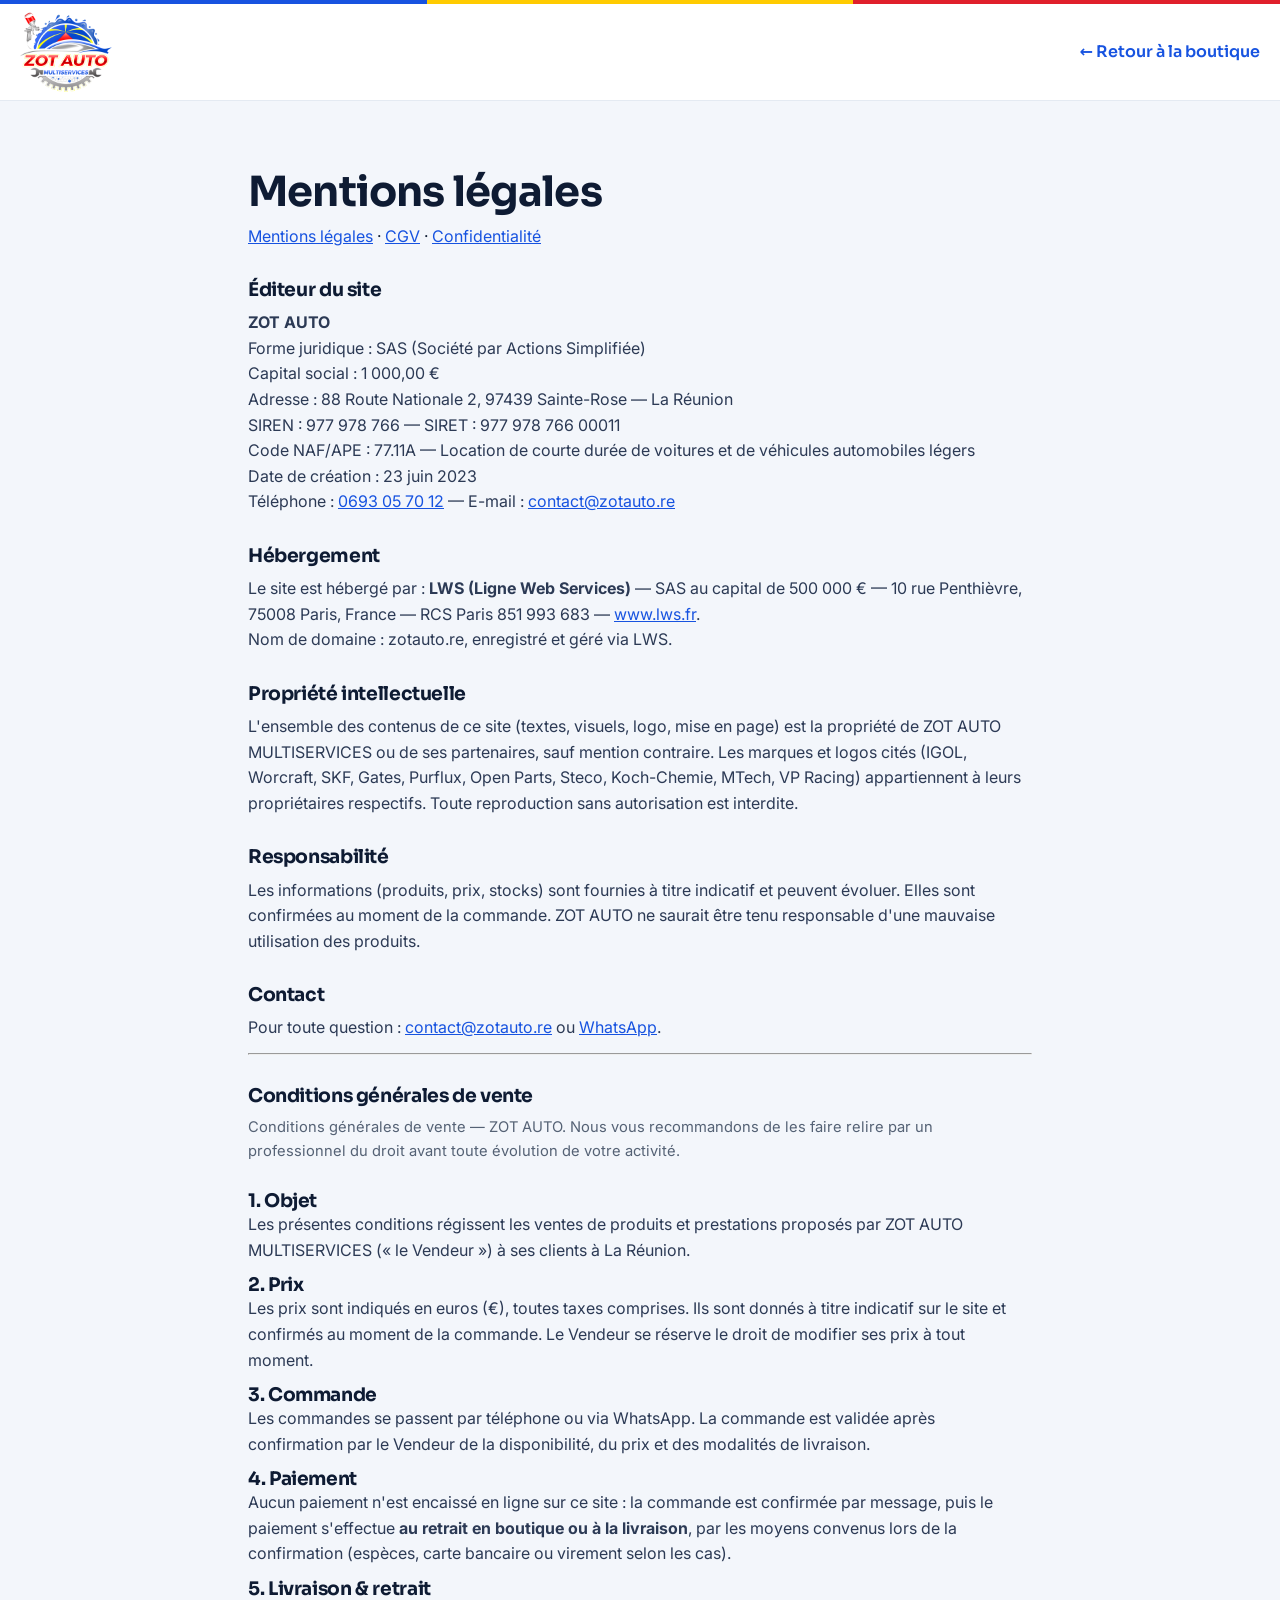
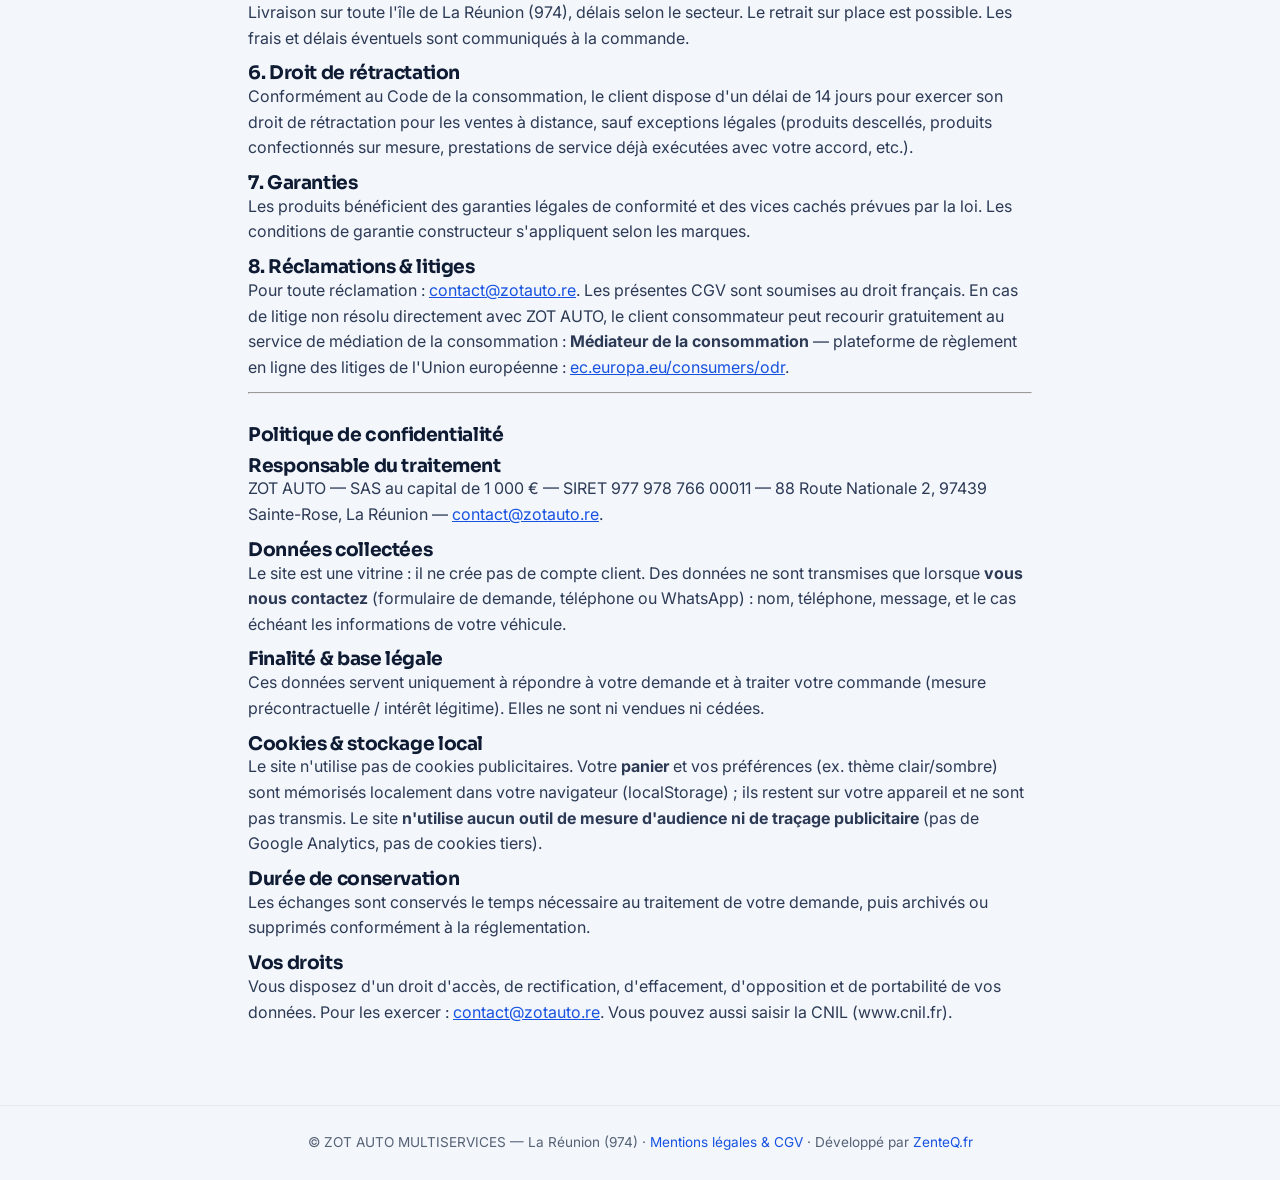
<file: mentions-legales.html>
<!DOCTYPE html>
<html lang="fr">
<head>
  <meta charset="UTF-8" />
  <meta name="viewport" content="width=device-width, initial-scale=1.0" />
  <title>Mentions légales, CGV &amp; Confidentialité — ZOT AUTO</title>
  <meta name="description" content="Mentions légales, conditions générales de vente et politique de confidentialité de ZOT AUTO MULTISERVICES, La Réunion." />
  <meta name="theme-color" content="#1753e0" />
  <link rel="icon" href="assets/favicon.svg" type="image/svg+xml" />
  <link href="https://fonts.googleapis.com/css2?family=Sora:wght@600;700;800&family=Inter:wght@400;500;600&display=swap" rel="stylesheet" />
  <link rel="stylesheet" href="styles.css" />
  <link rel="stylesheet" href="page.css" />
</head>
<body>
  <div class="tricolor" aria-hidden="true"><i></i><i></i><i></i></div>
  <header class="subhead"><div class="container subhead__in">
    <a href="index.html" aria-label="ZOT AUTO — accueil"><img src="assets/brands/logo-zotauto.png" alt="ZOT AUTO" /></a>
    <a class="subhead__back" href="index.html">← Retour à la boutique</a>
  </div></header>

  <main class="legal">
    <h1 id="mentions-legales">Mentions légales</h1>

    <nav class="legal__toc" aria-label="Sommaire">
      <a href="#mentions-legales">Mentions légales</a> ·
      <a href="#cgv">CGV</a> ·
      <a href="#confidentialite">Confidentialité</a>
    </nav>

    <h2>Éditeur du site</h2>
    <p>
      <strong>ZOT AUTO</strong><br />
      Forme juridique : SAS (Société par Actions Simplifiée)<br />
      Capital social : 1 000,00 €<br />
      Adresse : 88 Route Nationale 2, 97439 Sainte-Rose — La Réunion<br />
      SIREN : 977 978 766 — SIRET : 977 978 766 00011<br />
      Code NAF/APE : 77.11A — Location de courte durée de voitures et de véhicules automobiles légers<br />
      Date de création : 23 juin 2023<br />
      Téléphone : <a href="tel:+262693057012">0693 05 70 12</a> — E-mail : <a href="mailto:contact@zotauto.re">contact@zotauto.re</a>
    </p>

    <h2>Hébergement</h2>
    <p>
      Le site est hébergé par : <strong>LWS (Ligne Web Services)</strong> — SAS au capital de 500 000 € — 10 rue Penthièvre, 75008 Paris, France — RCS Paris 851 993 683 — <a href="https://www.lws.fr" target="_blank" rel="noopener">www.lws.fr</a>.<br />
      Nom de domaine : zotauto.re, enregistré et géré via LWS.
    </p>

    <h2>Propriété intellectuelle</h2>
    <p>L'ensemble des contenus de ce site (textes, visuels, logo, mise en page) est la propriété de ZOT AUTO MULTISERVICES ou de ses partenaires, sauf mention contraire. Les marques et logos cités (IGOL, Worcraft, SKF, Gates, Purflux, Open Parts, Steco, Koch-Chemie, MTech, VP Racing) appartiennent à leurs propriétaires respectifs. Toute reproduction sans autorisation est interdite.</p>

    <h2>Responsabilité</h2>
    <p>Les informations (produits, prix, stocks) sont fournies à titre indicatif et peuvent évoluer. Elles sont confirmées au moment de la commande. ZOT AUTO ne saurait être tenu responsable d'une mauvaise utilisation des produits.</p>

    <h2>Contact</h2>
    <p>Pour toute question : <a href="mailto:contact@zotauto.re">contact@zotauto.re</a> ou <a href="https://wa.me/262693057012" target="_blank" rel="noopener">WhatsApp</a>.</p>

    <hr />

    <h2 id="cgv">Conditions générales de vente</h2>
    <p class="updated">Conditions générales de vente — ZOT AUTO. Nous vous recommandons de les faire relire par un professionnel du droit avant toute évolution de votre activité.</p>

    <h3>1. Objet</h3>
    <p>Les présentes conditions régissent les ventes de produits et prestations proposés par ZOT AUTO MULTISERVICES (« le Vendeur ») à ses clients à La Réunion.</p>

    <h3>2. Prix</h3>
    <p>Les prix sont indiqués en euros (€), toutes taxes comprises. Ils sont donnés à titre indicatif sur le site et confirmés au moment de la commande. Le Vendeur se réserve le droit de modifier ses prix à tout moment.</p>

    <h3>3. Commande</h3>
    <p>Les commandes se passent par téléphone ou via WhatsApp. La commande est validée après confirmation par le Vendeur de la disponibilité, du prix et des modalités de livraison.</p>

    <h3>4. Paiement</h3>
    <p>Aucun paiement n'est encaissé en ligne sur ce site : la commande est confirmée par message, puis le paiement s'effectue <strong>au retrait en boutique ou à la livraison</strong>, par les moyens convenus lors de la confirmation (espèces, carte bancaire ou virement selon les cas).</p>

    <h3>5. Livraison &amp; retrait</h3>
    <p>Livraison sur toute l'île de La Réunion (974), délais selon le secteur. Le retrait sur place est possible. Les frais et délais éventuels sont communiqués à la commande.</p>

    <h3>6. Droit de rétractation</h3>
    <p>Conformément au Code de la consommation, le client dispose d'un délai de 14 jours pour exercer son droit de rétractation pour les ventes à distance, sauf exceptions légales (produits descellés, produits confectionnés sur mesure, prestations de service déjà exécutées avec votre accord, etc.).</p>

    <h3>7. Garanties</h3>
    <p>Les produits bénéficient des garanties légales de conformité et des vices cachés prévues par la loi. Les conditions de garantie constructeur s'appliquent selon les marques.</p>

    <h3>8. Réclamations &amp; litiges</h3>
    <p>Pour toute réclamation : <a href="mailto:contact@zotauto.re">contact@zotauto.re</a>. Les présentes CGV sont soumises au droit français. En cas de litige non résolu directement avec ZOT AUTO, le client consommateur peut recourir gratuitement au service de médiation de la consommation : <strong>Médiateur de la consommation</strong> — plateforme de règlement en ligne des litiges de l'Union européenne : <a href="https://ec.europa.eu/consumers/odr" target="_blank" rel="noopener">ec.europa.eu/consumers/odr</a>.</p>

    <hr />

    <h2 id="confidentialite">Politique de confidentialité</h2>
    <h3>Responsable du traitement</h3>
    <p>ZOT AUTO — SAS au capital de 1 000 € — SIRET 977 978 766 00011 — 88 Route Nationale 2, 97439 Sainte-Rose, La Réunion — <a href="mailto:contact@zotauto.re">contact@zotauto.re</a>.</p>

    <h3>Données collectées</h3>
    <p>Le site est une vitrine : il ne crée pas de compte client. Des données ne sont transmises que lorsque <strong>vous nous contactez</strong> (formulaire de demande, téléphone ou WhatsApp) : nom, téléphone, message, et le cas échéant les informations de votre véhicule.</p>

    <h3>Finalité &amp; base légale</h3>
    <p>Ces données servent uniquement à répondre à votre demande et à traiter votre commande (mesure précontractuelle / intérêt légitime). Elles ne sont ni vendues ni cédées.</p>

    <h3>Cookies &amp; stockage local</h3>
    <p>Le site n'utilise pas de cookies publicitaires. Votre <strong>panier</strong> et vos préférences (ex. thème clair/sombre) sont mémorisés localement dans votre navigateur (localStorage) ; ils restent sur votre appareil et ne sont pas transmis. Le site <strong>n'utilise aucun outil de mesure d'audience ni de traçage publicitaire</strong> (pas de Google Analytics, pas de cookies tiers).</p>

    <h3>Durée de conservation</h3>
    <p>Les échanges sont conservés le temps nécessaire au traitement de votre demande, puis archivés ou supprimés conformément à la réglementation.</p>

    <h3>Vos droits</h3>
    <p>Vous disposez d'un droit d'accès, de rectification, d'effacement, d'opposition et de portabilité de vos données. Pour les exercer : <a href="mailto:contact@zotauto.re">contact@zotauto.re</a>. Vous pouvez aussi saisir la CNIL (www.cnil.fr).</p>
  </main>

  <div class="subfoot">© ZOT AUTO MULTISERVICES — La Réunion (974) · <a href="mentions-legales.html">Mentions légales &amp; CGV</a> · Développé par <a href="https://zenteq.fr" target="_blank" rel="noopener">ZenteQ.fr</a></div>
</body>
</html>
</file>
<file: styles.css>
/* =========================================================
   ZOT AUTO — boutique pièces & produits auto · La Réunion
   Thème clair · tricolore marque  bleu #1753e0 / rouge #e01f2b / jaune #ffcb00
   ========================================================= */

/* Reset : garantit que l'attribut [hidden] masque toujours l'élément,
   même quand une règle .classe { display:flex } le surcharge (bug corrigé :
   message "aucun produit", bouton "voir plus", tag de recherche). */
[hidden] { display: none !important; }

:root {
  --blue: #1753e0;
  --blue-600: #1244be;
  --blue-700: #0e3494;
  --blue-050: #eef2ff;
  --red: #e01f2b;
  --red-600: #c0121d;
  --yellow: #ffcb00;
  --yellow-600: #eab800;

  --ink: #0e1b33;
  --ink-2: #2c3a55;
  --muted: #556275;
  --muted-2: #6b7a8f;

  --page: #f3f6fb;
  --soft: #eef2f8;
  --card: #ffffff;
  --line: #e4eaf2;
  --line-2: #d4ddea;

  --ok: #15a34a;
  --warn: #d97706;
  --wa: #25d366;
  --wa-600: #1eb955;

  --container: 1240px;
  --radius: 16px;
  --radius-sm: 11px;
  --radius-lg: 22px;
  --ease: cubic-bezier(0.16, 1, 0.3, 1);
  --shadow-sm: 0 2px 8px rgba(14, 27, 51, 0.06);
  --shadow: 0 12px 30px -12px rgba(14, 27, 51, 0.18);
  --shadow-lg: 0 30px 70px -30px rgba(14, 27, 51, 0.4);

  --font-display: "Sora", system-ui, sans-serif;
  --font-body: "Inter", system-ui, sans-serif;
}

*, *::before, *::after { box-sizing: border-box; }
* { margin: 0; }
html { scroll-behavior: smooth; -webkit-text-size-adjust: 100%; }
body {
  font-family: var(--font-body);
  background: var(--page);
  color: var(--ink);
  line-height: 1.6;
  font-size: 16px;
  -webkit-font-smoothing: antialiased;
  overflow-x: hidden;
}
img { max-width: 100%; display: block; }
a { color: inherit; text-decoration: none; }
ul { list-style: none; padding: 0; }
button, input, select, textarea { font: inherit; color: inherit; }
h1, h2, h3, h4 { font-family: var(--font-display); line-height: 1.12; letter-spacing: -0.02em; }
:focus-visible { outline: 2px solid var(--blue); outline-offset: 2px; border-radius: 6px; }

.skip-link { position: absolute; left: -999px; top: 0; z-index: 300; background: var(--blue); color: #fff; padding: 10px 16px; }
.skip-link:focus { left: 0; }

.container { width: min(100% - 36px, var(--container)); margin-inline: auto; }
.hl-yellow { color: var(--yellow); }
.hl-red { color: var(--red); }
.hl-blue { color: var(--blue); }

.tricolor { display: flex; height: 4px; }
.tricolor i { flex: 1; }
.tricolor i:nth-child(1) { background: var(--blue); }
.tricolor i:nth-child(2) { background: var(--yellow); }
.tricolor i:nth-child(3) { background: var(--red); }

/* ---------- Boutons ---------- */
.btn {
  --py: 12px; --px: 20px;
  display: inline-flex; align-items: center; justify-content: center; gap: 9px;
  padding: var(--py) var(--px); border-radius: 999px; border: 1.5px solid transparent;
  font-family: var(--font-display); font-weight: 600; font-size: 0.95rem; cursor: pointer; white-space: nowrap;
  transition: transform 0.2s var(--ease), box-shadow 0.2s, background 0.2s, border-color 0.2s, color 0.2s;
}
.btn svg { width: 18px; height: 18px; }
.btn--lg { --py: 14px; --px: 26px; font-size: 1rem; }
.btn--block { width: 100%; }
.btn:hover { transform: translateY(-2px); }
.btn--blue { background: var(--blue); color: #fff; box-shadow: 0 10px 22px -10px rgba(23, 83, 224, 0.7); }
.btn--blue:hover { background: var(--blue-600); }
.btn--red { background: var(--red); color: #fff; box-shadow: 0 10px 22px -10px rgba(224, 31, 43, 0.7); }
.btn--red:hover { background: var(--red-600); }
.btn--wa { background: var(--wa); color: #fff; }
.btn--wa:hover { background: var(--wa-600); }
.btn--wa svg { fill: #fff; }
.btn--fb { background: #1877f2; color: #fff; }
.btn--fb:hover { background: #0f66d8; }
.btn--fb svg { fill: #fff; width: 20px; height: 20px; }
.btn--light { background: #fff; color: var(--ink); border-color: var(--line-2); }
.btn--light:hover { border-color: var(--blue); color: var(--blue); }
.btn--ghost { background: transparent; color: var(--ink); border-color: var(--line-2); }
.btn--ghost:hover { border-color: var(--ink); }

/* =========================================================
   Topbar
   ========================================================= */
.topbar { background: var(--ink); color: #cfd8e8; font-size: 0.82rem; }
.topbar__inner { display: flex; align-items: center; justify-content: space-between; height: 38px; gap: 16px; }
.topbar__loc, .topbar__right { display: flex; align-items: center; gap: 8px; }
.topbar__loc strong { color: #fff; }
.topbar svg { width: 15px; height: 15px; fill: none; stroke: var(--yellow); stroke-width: 2; stroke-linecap: round; stroke-linejoin: round; }
.topbar__right { gap: 14px; }
.topbar__right a { display: inline-flex; align-items: center; gap: 6px; transition: color 0.2s; }
.topbar__right a:hover { color: #fff; }
.topbar__sep { width: 1px; height: 14px; background: rgba(255,255,255,0.2); }
.topbar__fb svg { width: 18px; height: 18px; fill: var(--yellow); stroke: none; }
.topbar__fb { font-weight: 700; }
.topbar__fb:hover svg { fill: #fff; }

/* =========================================================
   Header
   ========================================================= */
.header { position: sticky; top: 0; z-index: 100; background: #fff; box-shadow: var(--shadow-sm); }
.header.is-stuck { box-shadow: var(--shadow); }
.header__inner { display: flex; align-items: center; gap: 22px; height: 136px; }
.logo img { height: 120px; width: auto; }

.search { flex: 1; display: flex; align-items: center; gap: 8px; max-width: 620px; background: var(--soft); border: 1.5px solid var(--line); border-radius: 999px; padding: 5px 6px 5px 16px; transition: border-color 0.2s, box-shadow 0.2s; }
.search:focus-within { border-color: var(--blue); box-shadow: 0 0 0 3px rgba(23,83,224,0.14); background: #fff; }
.search__ic { width: 19px; height: 19px; flex: 0 0 auto; fill: none; stroke: var(--muted); stroke-width: 2; stroke-linecap: round; }
.search input { flex: 1; border: none; background: transparent; outline: none; font-size: 0.95rem; min-width: 0; }
.search__btn { background: var(--blue); color: #fff; border: none; border-radius: 999px; padding: 10px 22px; font-family: var(--font-display); font-weight: 600; font-size: 0.9rem; cursor: pointer; transition: background 0.2s; }
.search__btn:hover { background: var(--blue-600); }

.header__actions { display: flex; align-items: center; gap: 8px; }
.iconbtn--call { display: inline-flex; align-items: center; gap: 9px; padding: 7px 12px; border-radius: 12px; transition: background 0.2s; }
.iconbtn--call:hover { background: var(--soft); }
.iconbtn--call svg { width: 30px; height: 30px; padding: 6px; background: var(--blue-050); border-radius: 9px; fill: none; stroke: var(--blue); stroke-width: 2; stroke-linecap: round; stroke-linejoin: round; }
.iconbtn--call span { display: flex; flex-direction: column; line-height: 1.15; }
.iconbtn--call small { color: var(--muted); font-size: 0.72rem; }
.iconbtn--call strong { font-family: var(--font-display); font-size: 0.92rem; }

.cartbtn { position: relative; width: 46px; height: 46px; border-radius: 12px; border: 1.5px solid var(--line); background: #fff; cursor: pointer; display: grid; place-items: center; transition: border-color 0.2s, background 0.2s; }
.cartbtn:hover { border-color: var(--blue); background: var(--blue-050); }
.cartbtn svg { width: 22px; height: 22px; fill: none; stroke: var(--ink); stroke-width: 1.9; stroke-linecap: round; stroke-linejoin: round; }
.cartbtn__count { position: absolute; top: -7px; right: -7px; min-width: 20px; height: 20px; padding: 0 5px; border-radius: 999px; background: var(--red); color: #fff; font-family: var(--font-display); font-size: 0.72rem; font-weight: 700; display: grid; place-items: center; box-shadow: 0 0 0 2px #fff; }
.cartbtn__count.bump { animation: bump 0.4s var(--ease); }

.burger { display: none; flex-direction: column; gap: 5px; width: 46px; height: 46px; border: 1.5px solid var(--line); border-radius: 12px; background: #fff; cursor: pointer; align-items: center; justify-content: center; }
.burger span { width: 20px; height: 2px; background: var(--ink); border-radius: 2px; transition: transform 0.3s, opacity 0.2s; }
.burger[aria-expanded="true"] span:nth-child(1) { transform: translateY(7px) rotate(45deg); }
.burger[aria-expanded="true"] span:nth-child(2) { opacity: 0; }
.burger[aria-expanded="true"] span:nth-child(3) { transform: translateY(-7px) rotate(-45deg); }

/* Catnav */
.catnav { background: #fff; border-top: 1px solid var(--line); }
.catnav__inner { display: flex; align-items: center; gap: 4px; height: 50px; overflow-x: auto; scrollbar-width: none; }
.catnav__inner::-webkit-scrollbar { display: none; }
.catnav a { padding: 8px 14px; border-radius: 9px; font-size: 0.9rem; font-weight: 500; color: var(--ink-2); white-space: nowrap; transition: background 0.2s, color 0.2s; }
.catnav a:hover { background: var(--soft); color: var(--blue); }
.catnav__all { font-family: var(--font-display); font-weight: 600 !important; color: var(--ink) !important; display: inline-flex; align-items: center; gap: 8px; }
.catnav__all svg { width: 17px; height: 17px; fill: none; stroke: currentColor; stroke-width: 2; stroke-linecap: round; }
.catnav__promo { color: var(--red) !important; font-weight: 600 !important; }
.catnav a.is-current { background: var(--soft); color: var(--blue); box-shadow: inset 0 -2px 0 var(--blue); }
body.dark .catnav a.is-current { background: rgba(23,83,224,.18); color: #93b0ff; box-shadow: inset 0 -2px 0 #93b0ff; }

/* =========================================================
   Hero + sélecteur
   ========================================================= */
.hero { position: relative; background: linear-gradient(120deg, #0f43c8 0%, var(--blue) 50%, #3f74f2 100%); color: #fff; overflow: hidden; }
.hero__bg { position: absolute; inset: 0; opacity: 0.5; background-image: radial-gradient(circle at 85% 15%, rgba(255,203,0,0.25), transparent 40%), radial-gradient(circle at 10% 90%, rgba(224,31,43,0.25), transparent 45%), linear-gradient(rgba(255,255,255,0.05) 1px, transparent 1px), linear-gradient(90deg, rgba(255,255,255,0.05) 1px, transparent 1px); background-size: auto, auto, 46px 46px, 46px 46px; }
.hero__inner { position: relative; z-index: 1; display: grid; grid-template-columns: 1.05fr 0.95fr; gap: 48px; align-items: center; padding: clamp(40px, 6vw, 76px) 0; }
.hero__eyebrow { display: inline-block; background: rgba(255,255,255,0.14); border: 1px solid rgba(255,255,255,0.25); padding: 6px 14px; border-radius: 999px; font-size: 0.82rem; font-weight: 500; margin-bottom: 18px; }
.hero h1 { font-size: clamp(2.1rem, 5vw, 3.5rem); font-weight: 800; }
.hero__text > p { color: rgba(255,255,255,0.88); font-size: clamp(1rem, 1.3vw, 1.15rem); margin-top: 16px; max-width: 480px; }
.hero__usp { display: flex; flex-wrap: wrap; gap: 10px 22px; margin-top: 24px; }
.hero__usp li { display: flex; align-items: center; gap: 8px; font-weight: 500; font-size: 0.92rem; }
.hero__usp svg { width: 18px; height: 18px; padding: 3px; border-radius: 50%; background: var(--yellow); stroke: var(--ink); fill: none; stroke-width: 3; stroke-linecap: round; stroke-linejoin: round; }

/* Finder card */
.finder { background: #fff; color: var(--ink); border-radius: var(--radius-lg); padding: 24px; box-shadow: var(--shadow-lg); }
.finder__head { display: flex; align-items: center; gap: 12px; margin-bottom: 18px; }
.finder__head svg { width: 44px; height: 44px; flex: 0 0 auto; padding: 10px; background: var(--blue-050); border-radius: 12px; fill: none; stroke: var(--blue); stroke-width: 1.7; stroke-linecap: round; stroke-linejoin: round; }
.finder__head strong { display: block; font-family: var(--font-display); font-size: 1.1rem; }
.finder__head small { color: var(--muted); font-size: 0.85rem; }
.finder__tabs { display: flex; gap: 6px; background: var(--soft); padding: 5px; border-radius: 12px; margin-bottom: 16px; }
.finder__tab { flex: 1; padding: 10px; border: none; background: transparent; border-radius: 9px; font-family: var(--font-display); font-weight: 600; font-size: 0.9rem; color: var(--muted); cursor: pointer; transition: all 0.2s; }
.finder__tab.is-active { background: #fff; color: var(--blue); box-shadow: var(--shadow-sm); }
.finder__panel { display: grid; gap: 12px; }
.finder__panel[hidden] { display: none; }
.finder__row { display: grid; grid-template-columns: 1fr 1fr; gap: 12px; }
.finder select { width: 100%; padding: 13px 14px; border: 1.5px solid var(--line-2); border-radius: var(--radius-sm); background: #fff; cursor: pointer; appearance: none; background-image: url("data:image/svg+xml,%3Csvg xmlns='http://www.w3.org/2000/svg' width='14' height='14' fill='none' stroke='%2364748b' stroke-width='2'%3E%3Cpath d='m3 5 4 4 4-4'/%3E%3C/svg%3E"); background-repeat: no-repeat; background-position: right 14px center; }
.finder select:focus { outline: none; border-color: var(--blue); box-shadow: 0 0 0 3px rgba(23,83,224,0.14); }

/* Plaque immatriculation */
.plate { display: flex; align-items: stretch; height: 56px; border: 2px solid var(--ink); border-radius: 10px; overflow: hidden; background: #fff; }
.plate__eu { width: 42px; background: var(--blue); color: #fff; display: flex; flex-direction: column; align-items: center; justify-content: center; gap: 2px; font-family: var(--font-display); font-weight: 700; font-size: 0.85rem; }
.plate__stars { color: var(--yellow); font-size: 0.7rem; line-height: 1; }
.plate__input { flex: 1; border: none; outline: none; text-align: center; font-family: var(--font-display); font-weight: 700; font-size: 1.4rem; letter-spacing: 2px; text-transform: uppercase; color: var(--ink); }
.plate__input::placeholder { color: var(--line-2); letter-spacing: 2px; }
.plate__dom { width: 46px; background: var(--blue); color: #fff; display: flex; align-items: center; justify-content: center; font-family: var(--font-display); font-weight: 700; }
.finder__note { margin-top: 14px; font-size: 0.84rem; color: var(--muted); text-align: center; }
.finder__note a { color: var(--blue); font-weight: 600; }

/* =========================================================
   Réassurance
   ========================================================= */
.assur { background: #fff; border-bottom: 1px solid var(--line); }
.assur__grid { display: grid; grid-template-columns: repeat(4, 1fr); gap: 10px; padding: 18px 0; }
.assur__item { display: flex; align-items: center; gap: 13px; padding: 8px 12px; }
.assur__ic { width: 44px; height: 44px; flex: 0 0 auto; border-radius: 12px; background: var(--blue-050); display: grid; place-items: center; }
.assur__ic svg { width: 22px; height: 22px; fill: none; stroke: var(--blue); stroke-width: 1.8; stroke-linecap: round; stroke-linejoin: round; }
.assur__item strong { display: block; font-family: var(--font-display); font-size: 0.94rem; }
.assur__item small { color: var(--muted); font-size: 0.82rem; }

/* =========================================================
   Sections génériques
   ========================================================= */
.section { padding: clamp(46px, 6vw, 80px) 0; }
.section--soft { background: var(--soft); }
.shead { display: flex; align-items: flex-end; justify-content: space-between; gap: 20px; margin-bottom: clamp(26px, 3.5vw, 42px); flex-wrap: wrap; }
.shead--center { justify-content: center; text-align: center; }
.kicker { display: inline-block; font-family: var(--font-display); font-weight: 600; font-size: 0.76rem; letter-spacing: 0.14em; text-transform: uppercase; color: var(--blue); margin-bottom: 8px; }
.shead h2 { font-size: clamp(1.5rem, 3.2vw, 2.3rem); font-weight: 700; }

/* =========================================================
   Catégories
   ========================================================= */
.cats { display: grid; grid-template-columns: repeat(3, 1fr); gap: 16px; }
.cat { display: flex; align-items: center; gap: 16px; background: #fff; border: 1px solid var(--line); border-radius: var(--radius); padding: 20px; transition: transform 0.25s var(--ease), box-shadow 0.25s, border-color 0.25s; }
.cat:hover { transform: translateY(-4px); box-shadow: var(--shadow); border-color: transparent; }
.cat__ic { width: 56px; height: 56px; flex: 0 0 auto; border-radius: 14px; display: grid; place-items: center; }
.cat__ic svg { width: 28px; height: 28px; fill: none; stroke-width: 1.7; stroke-linecap: round; stroke-linejoin: round; }
.cat__ic--blue { background: var(--blue-050); } .cat__ic--blue svg { stroke: var(--blue); }
.cat__ic--red { background: #fdeaeb; } .cat__ic--red svg { stroke: var(--red); }
.cat__ic--yellow { background: #fff5d6; } .cat__ic--yellow svg { stroke: var(--yellow-600); }
.cat__ic--green { background: #e3f9ec; } .cat__ic--green svg { fill: var(--wa); stroke: none; }
.cat h3 { font-size: 1.05rem; }
.cat small { color: var(--muted); font-size: 0.85rem; }
.cat--wa { border-style: dashed; border-color: var(--line-2); }

/* =========================================================
   Produits
   ========================================================= */
.chips { display: flex; gap: 8px; flex-wrap: wrap; }
.chip { padding: 8px 16px; border-radius: 999px; border: 1.5px solid var(--line-2); background: #fff; font-family: var(--font-display); font-weight: 600; font-size: 0.84rem; color: var(--ink-2); cursor: pointer; transition: all 0.2s; }
.chip:hover { border-color: var(--blue); color: var(--blue); }
.chip.is-active { background: var(--blue); border-color: var(--blue); color: #fff; }

.products { display: grid; grid-template-columns: repeat(4, 1fr); gap: 18px; }
.product { background: #fff; border: 1px solid var(--line); border-radius: var(--radius); overflow: hidden; display: flex; flex-direction: column; transition: transform 0.25s var(--ease), box-shadow 0.25s, border-color 0.25s; }
.product:hover { transform: translateY(-5px); box-shadow: var(--shadow); border-color: transparent; }
.product.is-hidden { display: none; }
.product__media { position: relative; aspect-ratio: 4/3; background: #fff; display: grid; place-items: center; overflow: hidden; border-bottom: 1px solid var(--line); }
.product__media img { width: 100%; height: 100%; object-fit: cover; transition: transform 0.4s var(--ease); }
.product__media--logo { background: var(--soft); }
.product__media--logo img { object-fit: contain; padding: 22px; mix-blend-mode: multiply; }
.product:hover .product__media img { transform: scale(1.05); }
.product__badge { position: absolute; top: 10px; left: 10px; background: var(--ink); color: #fff; font-family: var(--font-display); font-weight: 700; font-size: 0.72rem; padding: 4px 9px; border-radius: 7px; }
.product__badge--promo { background: var(--red); }
.product__body { padding: 14px 15px 16px; display: flex; flex-direction: column; flex: 1; }
.product__brand { font-family: var(--font-display); font-size: 0.72rem; font-weight: 600; letter-spacing: 0.05em; text-transform: uppercase; color: var(--blue); }
.product__name { font-size: 0.98rem; font-weight: 600; margin: 4px 0 8px; line-height: 1.3; }
.product__rating { display: flex; align-items: center; gap: 6px; margin-bottom: 8px; }
.stars { color: var(--yellow); letter-spacing: 1px; font-size: 0.9rem; }
.product__rating small { color: var(--muted); font-size: 0.78rem; }
.product__stock { font-size: 0.8rem; font-weight: 600; display: inline-flex; align-items: center; gap: 6px; margin-bottom: 12px; }
.product__stock::before { content: ""; width: 8px; height: 8px; border-radius: 50%; }
.product__stock.in { color: var(--ok); } .product__stock.in::before { background: var(--ok); }
.product__stock.soon { color: var(--warn); } .product__stock.soon::before { background: var(--warn); }
.product__foot { display: flex; align-items: center; justify-content: space-between; gap: 10px; margin-top: auto; }
.product__price { display: flex; flex-direction: column; line-height: 1.1; }
.product__price .now { font-family: var(--font-display); font-weight: 800; font-size: 1.25rem; color: var(--ink); }
.product__price .was { font-size: 0.8rem; color: var(--muted); text-decoration: line-through; }
.btn-add { background: var(--red); color: #fff; border: none; border-radius: 10px; padding: 10px 16px; font-family: var(--font-display); font-weight: 600; font-size: 0.86rem; cursor: pointer; transition: background 0.2s, transform 0.15s; }
.btn-add:hover { background: var(--red-600); }
.btn-add:active { transform: scale(0.95); }
.products__note { text-align: center; color: var(--muted); font-size: 0.82rem; margin-top: 22px; }
.products__empty { text-align: center; color: var(--muted); padding: 30px 0; }

/* =========================================================
   Services
   ========================================================= */
.shead__link { font-family: var(--font-display); font-weight: 600; font-size: 0.9rem; color: var(--blue); white-space: nowrap; }
.shead__link:hover { text-decoration: underline; }
.services { display: grid; grid-template-columns: repeat(4, 1fr); gap: 18px; }
.service { background: #fff; border: 1px solid var(--line); border-radius: var(--radius); padding: 24px; display: flex; flex-direction: column; transition: transform 0.25s var(--ease), box-shadow 0.25s, border-color 0.25s; }
.service:hover { transform: translateY(-5px); box-shadow: var(--shadow); border-color: transparent; }
.service__top { display: flex; align-items: center; justify-content: space-between; margin-bottom: 14px; }
.service__ic { font-size: 2rem; line-height: 1; }
.service__badge { background: #fff5d6; color: #5c3d00; border: 1px solid var(--yellow); font-family: var(--font-display); font-weight: 700; font-size: 0.7rem; padding: 4px 9px; border-radius: 999px; }
.service__name { font-size: 1.08rem; margin-bottom: 8px; }
.service__desc { color: var(--muted); font-size: 0.9rem; flex: 1; }
.service__foot { display: flex; align-items: center; justify-content: space-between; gap: 10px; margin-top: 16px; }
.service__price { font-family: var(--font-display); font-weight: 800; color: var(--blue); font-size: 1rem; }
.service__btn { font-family: var(--font-display); font-weight: 600; font-size: 0.86rem; color: #fff; background: var(--blue); padding: 9px 15px; border-radius: 10px; transition: background 0.2s; white-space: nowrap; }
.service__btn:hover { background: var(--blue-600); }

/* =========================================================
   Sélecteur véhicule — VIN, carte résultat, états
   ========================================================= */
.finder__hint, .vinfield__hint { display: block; margin-top: 9px; font-size: 0.78rem; color: var(--muted); line-height: 1.45; }
.vinfield__input { width: 100%; padding: 14px 15px; border: 2px solid var(--ink); border-radius: 10px; text-transform: uppercase; letter-spacing: 0.12em; font-family: ui-monospace, "Cascadia Code", "Consolas", monospace; font-weight: 700; font-size: 1.05rem; color: var(--ink); }
.vinfield__input::placeholder { color: var(--line-2); }
.vinfield__input:focus { outline: none; border-color: var(--blue); box-shadow: 0 0 0 3px rgba(23,83,224,0.16); }

.finder__result { margin-top: 14px; outline: none; }
.finder__result > div { display: none; }
.finder__result[data-state="loading"] .finder__loading { display: flex; align-items: center; gap: 10px; }
.finder__result[data-state="success"] .vcard { display: block; }
.finder__result[data-state="error"] .finder__error { display: block; }
.finder__loading { color: var(--muted); font-size: 0.92rem; padding: 8px 2px; }
.spinner { width: 18px; height: 18px; flex: 0 0 auto; border: 2px solid var(--line-2); border-top-color: var(--blue); border-radius: 50%; animation: spin 0.8s linear infinite; }
@keyframes spin { to { transform: rotate(360deg); } }

.vcard { border: 1px solid var(--line); border-radius: 14px; padding: 16px; background: var(--soft); }
.vcard__head { display: flex; align-items: center; gap: 8px; margin-bottom: 13px; font-family: var(--font-display); font-size: 1rem; }
.vcard__head strong { display: inline-flex; align-items: center; gap: 8px; }
.vcard__head strong::before { content: "✓"; display: grid; place-items: center; width: 22px; height: 22px; border-radius: 50%; background: var(--ok); color: #fff; font-size: 0.72rem; }
.vcard__demo { font-size: 0.68rem; background: #fff5d6; color: #7a5b00; border: 1px solid var(--yellow); padding: 2px 9px; border-radius: 999px; font-weight: 700; }
.vcard__specs { display: grid; grid-template-columns: 1fr 1fr; gap: 11px 16px; margin: 0 0 16px; }
.vcard__specs > div { min-width: 0; }
.vcard__specs dt { font-size: 0.7rem; text-transform: uppercase; letter-spacing: 0.05em; color: var(--muted); }
.vcard__specs dd { margin: 2px 0 0; font-family: var(--font-display); font-weight: 700; font-size: 0.96rem; overflow-wrap: anywhere; }
.vcard__actions { display: grid; gap: 10px; }
.finder__error { background: #fdeaeb; border: 1px solid #f5b5b9; border-radius: 14px; padding: 16px; }
.finder__error p { color: var(--red-600); font-size: 0.9rem; margin: 0 0 12px; }
@media (min-width: 470px) { .vcard__actions { grid-template-columns: 1fr 1fr; } }

/* =========================================================
   Accessibilité — texte réservé aux lecteurs d'écran
   ========================================================= */
.sr-only { position: absolute; width: 1px; height: 1px; padding: 0; margin: -1px; overflow: hidden; clip: rect(0,0,0,0); white-space: nowrap; border: 0; }

/* =========================================================
   Empilement des badges produit (promo / nouveau / coup de cœur)
   ========================================================= */
.product__badges { position: absolute; top: 10px; left: 10px; right: 10px; display: flex; flex-wrap: wrap; gap: 6px; z-index: 2; pointer-events: none; }
.pbadge { font-family: var(--font-display); font-weight: 700; font-size: 0.72rem; padding: 4px 9px; border-radius: 7px; background: var(--ink); color: #fff; line-height: 1.2; }
.pbadge--promo { background: var(--red); }
.pbadge--new { background: var(--blue); }
.pbadge--heart { margin-left: auto; background: #fff; color: var(--red); border: 1.5px solid var(--red); border-radius: 999px; width: 26px; height: 26px; padding: 0; display: grid; place-items: center; font-size: 0.82rem; box-shadow: var(--shadow-sm); }

/* carte produit : zone cliquable (aperçu rapide) + curseur */
.product { position: relative; cursor: pointer; }
.product.is-featured { border-color: var(--yellow); box-shadow: 0 0 0 1px var(--yellow) inset; }
/* la zone d'ouverture couvre toute la carte ; seul "Ajouter" passe au-dessus */
.product__open { position: absolute; inset: 0; z-index: 2; background: transparent; border: 0; cursor: pointer; }
.product__open:focus-visible { outline: 2px solid var(--blue); outline-offset: -3px; border-radius: var(--radius); }
.btn-add { position: relative; z-index: 3; }
.product__ref { font-size: 0.74rem; color: var(--muted); margin: 0 0 6px; font-variant-numeric: tabular-nums; }

/* =========================================================
   Coups de cœur (rangée de mise en avant)
   ========================================================= */
.section--featured { padding: clamp(40px, 5vw, 64px) 0; background: linear-gradient(180deg, #fff 0%, var(--blue-050) 100%); }
.kicker--heart { color: var(--red); }
.featured { display: grid; grid-template-columns: repeat(4, 1fr); gap: 18px; }
.fcard { position: relative; display: flex; flex-direction: column; background: #fff; border: 1px solid var(--line); border-radius: var(--radius); overflow: hidden; cursor: pointer; box-shadow: var(--shadow-sm); transition: transform 0.25s var(--ease), box-shadow 0.25s, border-color 0.25s; }
.fcard:hover { transform: translateY(-5px); box-shadow: var(--shadow); border-color: var(--yellow); }
.fcard__open { position: absolute; inset: 0; z-index: 2; background: transparent; border: 0; cursor: pointer; }
.fcard__open:focus-visible { outline: 2px solid var(--blue); outline-offset: -3px; border-radius: var(--radius); }
.fcard__heart { position: absolute; top: 10px; right: 10px; z-index: 3; width: 28px; height: 28px; display: grid; place-items: center; border-radius: 999px; background: var(--red); color: #fff; font-size: 0.86rem; box-shadow: var(--shadow); pointer-events: none; }
.fcard__media { position: relative; aspect-ratio: 4/3; background: #fff; display: grid; place-items: center; overflow: hidden; border-bottom: 1px solid var(--line); }
.fcard__media img { width: 100%; height: 100%; object-fit: cover; transition: transform 0.4s var(--ease); }
.fcard:hover .fcard__media img { transform: scale(1.05); }
.fcard__media--logo { background: var(--soft); }
.fcard__media--logo img { object-fit: contain; padding: 20px; mix-blend-mode: multiply; }
.fcard__media .pbadge--new { position: absolute; top: 10px; left: 10px; z-index: 3; }
.fcard__body { padding: 14px 15px 16px; display: flex; flex-direction: column; flex: 1; }
.fcard__brand { font-family: var(--font-display); font-size: 0.72rem; font-weight: 600; letter-spacing: 0.05em; text-transform: uppercase; color: var(--blue); }
.fcard__name { font-size: 0.98rem; font-weight: 600; margin: 4px 0 8px; line-height: 1.3; }
.fcard__foot { display: flex; align-items: center; justify-content: space-between; gap: 10px; margin-top: auto; }
.fcard__foot .btn-add { position: relative; z-index: 3; }

/* accent "service phare" */
.service.is-featured { border-color: var(--yellow); box-shadow: 0 0 0 1px var(--yellow) inset; }
.service__star { color: var(--yellow-600); font-size: 1.1rem; line-height: 1; margin-left: auto; }
.service__top .service__badge { margin-left: 8px; }

/* =========================================================
   Barre d'outils produits (compteur · recherche active · tri)
   ========================================================= */
.ptools { display: flex; align-items: center; justify-content: space-between; gap: 14px; flex-wrap: wrap; margin-bottom: 18px; }
.ptools__left { display: flex; align-items: center; gap: 10px; flex-wrap: wrap; min-height: 38px; }
.ptools__count { font-size: 0.9rem; color: var(--muted); font-weight: 500; }
.ptools__search { display: inline-flex; align-items: center; gap: 8px; background: var(--blue-050); border: 1px solid var(--line-2); color: var(--blue-700); border-radius: 999px; padding: 6px 12px; font-size: 0.84rem; font-weight: 600; cursor: pointer; transition: background 0.2s, border-color 0.2s; }
.ptools__search:hover { background: #fff; border-color: var(--blue); }
.ptools__search-x { display: grid; place-items: center; width: 16px; height: 16px; border-radius: 50%; background: var(--blue); color: #fff; font-size: 0.62rem; }
.ptools__sort { display: inline-flex; align-items: center; gap: 8px; font-size: 0.86rem; color: var(--muted); white-space: nowrap; }
.ptools__sort select { padding: 9px 34px 9px 12px; border: 1.5px solid var(--line-2); border-radius: var(--radius-sm); background: #fff; color: var(--ink); font-family: var(--font-display); font-weight: 600; font-size: 0.85rem; cursor: pointer; appearance: none; background-image: url("data:image/svg+xml,%3Csvg xmlns='http://www.w3.org/2000/svg' width='14' height='14' fill='none' stroke='%2364748b' stroke-width='2'%3E%3Cpath d='m3 5 4 4 4-4'/%3E%3C/svg%3E"); background-repeat: no-repeat; background-position: right 12px center; }
.ptools__sort select:focus { outline: none; border-color: var(--blue); box-shadow: 0 0 0 3px rgba(23,83,224,0.14); }

/* état "aucun résultat" enrichi */
.products__empty { display: flex; flex-direction: column; align-items: center; gap: 14px; text-align: center; color: var(--muted); padding: 44px 16px; }
.products__empty[hidden] { display: none; }
.products__empty svg { width: 46px; height: 46px; fill: none; stroke: var(--line-2); stroke-width: 1.7; stroke-linecap: round; stroke-linejoin: round; }
.products__empty p { font-size: 1rem; color: var(--ink-2); }

/* bouton "Voir plus" */
.products__more { display: flex; justify-content: center; margin-top: 26px; }

/* =========================================================
   Aperçu rapide (modale produit)
   ========================================================= */
.qv { position: fixed; inset: 0; z-index: 220; visibility: hidden; }
.qv.open { visibility: visible; }
.qv__overlay { position: absolute; inset: 0; background: rgba(14,27,51,0.55); opacity: 0; transition: opacity 0.3s; }
.qv.open .qv__overlay { opacity: 1; }
.qv__dialog { position: absolute; left: 50%; top: 50%; transform: translate(-50%, -46%); width: min(880px, calc(100% - 32px)); max-height: calc(100vh - 48px); overflow: auto; background: #fff; border-radius: var(--radius-lg); box-shadow: var(--shadow-lg); display: grid; grid-template-columns: 1fr 1fr; opacity: 0; transition: opacity 0.25s var(--ease), transform 0.3s var(--ease); }
.qv.open .qv__dialog { transform: translate(-50%, -50%); opacity: 1; }
.qv__close { position: absolute; top: 12px; right: 12px; z-index: 3; width: 38px; height: 38px; border-radius: 10px; border: none; background: rgba(255,255,255,0.92); box-shadow: var(--shadow-sm); cursor: pointer; font-size: 1rem; color: var(--ink); }
.qv__close:hover { background: var(--soft); }
.qv__media { position: relative; background: var(--soft); display: grid; place-items: center; min-height: 320px; border-radius: var(--radius-lg) 0 0 var(--radius-lg); overflow: hidden; }
.qv__media img { width: 100%; height: 100%; object-fit: cover; }
.qv__media--logo img { object-fit: contain; padding: 36px; mix-blend-mode: multiply; }
.qv__badges { position: absolute; top: 14px; left: 14px; right: 14px; z-index: 2; display: flex; flex-wrap: wrap; gap: 6px; pointer-events: none; }
.qv__badges .pbadge--heart { margin-left: auto; }
.qv__body { padding: clamp(22px, 3vw, 34px); display: flex; flex-direction: column; }
.qv__brand { font-family: var(--font-display); font-size: 0.78rem; font-weight: 600; letter-spacing: 0.05em; text-transform: uppercase; color: var(--blue); }
.qv__name { font-size: clamp(1.3rem, 2.4vw, 1.7rem); font-weight: 800; margin: 6px 0 4px; }
.qv__ref { font-size: 0.82rem; color: var(--muted); margin-bottom: 8px; font-variant-numeric: tabular-nums; }
.qv__rating { display: flex; align-items: center; gap: 8px; margin-bottom: 14px; }
.qv__rating small { color: var(--muted); font-size: 0.84rem; }
.qv__desc { color: var(--ink-2); font-size: 0.95rem; margin-bottom: 16px; }
.qv__stock { font-size: 0.86rem; font-weight: 600; display: inline-flex; align-items: center; gap: 6px; margin-bottom: 14px; }
.qv__stock::before { content: ""; width: 8px; height: 8px; border-radius: 50%; }
.qv__stock.in { color: var(--ok); } .qv__stock.in::before { background: var(--ok); }
.qv__stock.soon { color: var(--warn); } .qv__stock.soon::before { background: var(--warn); }
.qv__price { display: flex; align-items: baseline; gap: 12px; margin-bottom: 20px; }
.qv__price .now { font-family: var(--font-display); font-weight: 800; font-size: 1.9rem; color: var(--ink); }
.qv__price .was { font-size: 1rem; color: var(--muted); text-decoration: line-through; }
.qv__actions { display: flex; flex-wrap: wrap; gap: 12px; margin-top: auto; }
.qv__actions .btn { flex: 1; min-width: 180px; }

/* =========================================================
   Promo
   ========================================================= */
.promo { display: grid; grid-template-columns: 0.85fr 1.15fr; gap: 0; background: #fff; border: 1px solid var(--line); border-radius: var(--radius-lg); overflow: hidden; box-shadow: var(--shadow); }
.promo__media { position: relative; min-height: 280px; }
.promo__media img { position: absolute; inset: 0; width: 100%; height: 100%; object-fit: cover; }
.promo__body { padding: clamp(24px, 4vw, 48px); }
.promo__tag { display: inline-block; background: #fff5d6; color: var(--ink); border: 1px solid var(--yellow); font-family: var(--font-display); font-weight: 700; font-size: 0.8rem; padding: 6px 13px; border-radius: 999px; margin-bottom: 14px; }
.promo__body h2 { font-size: clamp(1.6rem, 3.5vw, 2.6rem); font-weight: 800; }
.promo__body p { color: var(--ink-2); margin: 14px 0 24px; max-width: 460px; }
.promo__actions { display: flex; flex-wrap: wrap; gap: 12px; }

/* =========================================================
   Marques
   ========================================================= */
.brands { display: flex; flex-wrap: wrap; justify-content: center; gap: 16px; }
.brandbox { flex: 0 0 auto; width: 180px; height: 96px; background: #fff; border: 1px solid var(--line); border-radius: var(--radius); display: grid; place-items: center; padding: 18px; transition: transform 0.25s var(--ease), box-shadow 0.25s; }
.brandbox:hover { transform: translateY(-4px); box-shadow: var(--shadow); }
.brandbox img { max-height: 54px; max-width: 130px; width: auto; object-fit: contain; mix-blend-mode: multiply; }
.brandbox--text { font-family: var(--font-display); font-weight: 800; color: var(--blue-700); letter-spacing: 0.03em; font-size: 1.05rem; }

/* =========================================================
   Avis
   ========================================================= */
.reviews { display: grid; grid-template-columns: repeat(3, 1fr); gap: 18px; }
.review { background: #fff; border: 1px solid var(--line); border-radius: var(--radius); padding: 24px; box-shadow: var(--shadow-sm); }
.review .stars { font-size: 1.05rem; margin-bottom: 12px; }
.review blockquote { font-size: 0.98rem; color: var(--ink-2); }
.review figcaption { display: flex; align-items: center; gap: 11px; margin-top: 18px; font-size: 0.86rem; color: var(--muted); }
.ava { width: 36px; height: 36px; border-radius: 50%; display: grid; place-items: center; background: var(--blue); color: #fff; font-family: var(--font-display); font-weight: 700; }

/* =========================================================
   CTA band
   ========================================================= */
.ctaband { padding: clamp(40px, 5vw, 64px) 0; }
.ctaband__inner { display: flex; flex-wrap: wrap; align-items: center; justify-content: space-between; gap: 22px; background: var(--ink); color: #fff; border-radius: var(--radius-lg); padding: clamp(28px, 4vw, 48px); position: relative; overflow: hidden; }
.ctaband__inner::after { content: ""; position: absolute; right: -40px; top: -40px; width: 200px; height: 200px; border-radius: 50%; background: radial-gradient(circle, rgba(255,203,0,0.25), transparent 70%); }
.ctaband h2 { font-size: clamp(1.4rem, 3vw, 2.1rem); position: relative; }
.ctaband p { color: rgba(255,255,255,0.8); margin-top: 6px; position: relative; }
.ctaband__actions { display: flex; flex-wrap: wrap; gap: 12px; position: relative; }

/* =========================================================
   Footer
   ========================================================= */
.footer { background: #fff; border-top: 1px solid var(--line); }
.footer__top { display: grid; grid-template-columns: 1.6fr 1fr 1fr 1fr; gap: 36px; padding: clamp(40px, 5vw, 64px) 0 36px; }
.footer__brand img { height: 110px; width: auto; margin-bottom: 14px; }
.footer__brand p { color: var(--muted); font-size: 0.9rem; max-width: 320px; }
.socials { display: flex; gap: 10px; margin-top: 16px; }
.socials a { width: 40px; height: 40px; border-radius: 11px; border: 1px solid var(--line); display: grid; place-items: center; color: var(--ink-2); transition: all 0.2s; }
.socials a:hover { background: var(--blue); border-color: var(--blue); color: #fff; transform: translateY(-3px); }
.socials svg { width: 18px; height: 18px; fill: currentColor; }
.footer__col h4 { font-family: var(--font-display); font-size: 0.8rem; letter-spacing: 0.06em; text-transform: uppercase; margin-bottom: 14px; }
.footer__col a { display: block; color: var(--muted); font-size: 0.9rem; padding: 5px 0; transition: color 0.2s; }
.footer__col a:hover { color: var(--blue); }
.footer__pay { display: flex; align-items: center; justify-content: space-between; flex-wrap: wrap; gap: 12px; padding: 18px 0; border-top: 1px solid var(--line); color: var(--muted); font-size: 0.86rem; }
.pays { display: flex; gap: 8px; flex-wrap: wrap; }
.pays i { font-style: normal; font-family: var(--font-display); font-weight: 700; font-size: 0.72rem; letter-spacing: 0.04em; color: var(--ink-2); background: var(--soft); border: 1px solid var(--line); padding: 6px 11px; border-radius: 7px; }
.pays--wa { color: #fff !important; background: var(--wa) !important; border-color: var(--wa) !important; }
.footer__bottom { display: flex; flex-wrap: wrap; justify-content: space-between; gap: 10px; padding: 18px 0; color: var(--muted); font-size: 0.84rem; }
.footer__creole { color: var(--red); font-weight: 600; }
.footer__credit { text-align: center; padding: 14px 0 6px; border-top: 1px solid var(--line); color: var(--muted); font-size: 0.8rem; }
.footer__credit a { color: var(--blue); font-weight: 600; text-decoration: none; }
.footer__credit a:hover { text-decoration: underline; }
body.dark .footer__credit { border-top-color: #334155; }
.footer__legal { display: flex; flex-wrap: wrap; gap: 8px 16px; }
.footer__legal a { color: var(--muted); transition: color 0.2s; }
.footer__legal a:hover { color: var(--blue); }

/* =========================================================
   Panier (drawer)
   ========================================================= */
.cart { position: fixed; inset: 0; z-index: 200; visibility: hidden; }
.cart.open { visibility: visible; }
.cart__overlay { position: absolute; inset: 0; background: rgba(14,27,51,0.5); opacity: 0; transition: opacity 0.3s; }
.cart.open .cart__overlay { opacity: 1; }
.cart__panel { position: absolute; top: 0; right: 0; height: 100%; width: min(410px, 92vw); background: #fff; display: flex; flex-direction: column; transform: translateX(100%); transition: transform 0.35s var(--ease); box-shadow: var(--shadow-lg); }
.cart.open .cart__panel { transform: none; }
.cart__head { display: flex; align-items: center; justify-content: space-between; padding: 20px; border-bottom: 1px solid var(--line); }
.cart__head strong { font-family: var(--font-display); font-size: 1.15rem; }
.cart__close { width: 36px; height: 36px; border-radius: 10px; border: none; background: var(--soft); cursor: pointer; font-size: 1rem; color: var(--ink); }
.cart__close:hover { background: var(--line); }
.cart__items { flex: 1; overflow-y: auto; padding: 12px 20px; }
.cart-item { display: flex; gap: 12px; align-items: center; padding: 12px 0; border-bottom: 1px solid var(--line); }
.cart-item__info { flex: 1; }
.cart-item__name { font-family: var(--font-display); font-size: 0.9rem; font-weight: 600; }
.cart-item__brand { font-size: 0.76rem; color: var(--muted); }
.cart-item__price { font-family: var(--font-display); font-weight: 700; color: var(--blue); font-size: 0.92rem; margin-top: 2px; }
.cart-item__qty { display: flex; align-items: center; gap: 8px; }
.cart-item__qty button { width: 26px; height: 26px; border-radius: 7px; border: 1px solid var(--line-2); background: #fff; cursor: pointer; font-weight: 700; color: var(--ink); }
.cart-item__qty button:hover { border-color: var(--blue); color: var(--blue); }
.cart-item__qty span { min-width: 18px; text-align: center; font-weight: 600; font-size: 0.9rem; }
.cart__empty { flex: 1; display: flex; flex-direction: column; align-items: center; justify-content: center; gap: 14px; padding: 30px; text-align: center; color: var(--muted); }
.cart__empty svg { width: 56px; height: 56px; fill: none; stroke: var(--line-2); stroke-width: 1.5; stroke-linecap: round; stroke-linejoin: round; }
.cart__foot { padding: 18px 20px; border-top: 1px solid var(--line); display: grid; gap: 12px; }
.cart__total { display: flex; align-items: center; justify-content: space-between; }
.cart__total strong { font-family: var(--font-display); font-size: 1.4rem; }
.cart__hint { text-align: center; font-size: 0.78rem; color: var(--muted); }

/* Toast */
.toast { position: fixed; bottom: 90px; left: 50%; transform: translate(-50%, 20px); z-index: 250; background: var(--ink); color: #fff; padding: 12px 20px; border-radius: 999px; font-size: 0.9rem; font-weight: 500; box-shadow: var(--shadow-lg); opacity: 0; pointer-events: none; transition: opacity 0.3s, transform 0.3s; display: flex; align-items: center; gap: 9px; }
.toast.show { opacity: 1; transform: translate(-50%, 0); }
.toast::before { content: "✓"; display: grid; place-items: center; width: 20px; height: 20px; border-radius: 50%; background: var(--ok); color: #fff; font-size: 0.7rem; }

/* WhatsApp flottant */
.fab-wa { position: fixed; right: 20px; bottom: 20px; z-index: 90; width: 56px; height: 56px; border-radius: 50%; background: var(--wa); display: grid; place-items: center; box-shadow: 0 12px 28px -8px rgba(37,211,102,0.7); transition: transform 0.25s var(--ease); }
.fab-wa svg { width: 30px; height: 30px; fill: #fff; }
.fab-wa::after { content: ""; position: absolute; inset: 0; border-radius: 50%; box-shadow: 0 0 0 0 rgba(37,211,102,0.5); animation: ring 2.4s infinite; }
.fab-wa:hover { transform: scale(1.08); }

/* =========================================================
   Animations
   ========================================================= */
@keyframes ring { 0% { box-shadow: 0 0 0 0 rgba(37,211,102,0.5); } 70% { box-shadow: 0 0 0 15px rgba(37,211,102,0); } 100% { box-shadow: 0 0 0 0 rgba(37,211,102,0); } }
@keyframes bump { 0%,100% { transform: scale(1); } 40% { transform: scale(1.35); } }
.reveal { opacity: 0; transform: translateY(22px); transition: opacity 0.6s var(--ease), transform 0.6s var(--ease); }
.reveal.in { opacity: 1; transform: none; }

/* =========================================================
   Responsive
   ========================================================= */
@media (max-width: 1080px) {
  .hero__inner { grid-template-columns: 1fr; }
  .hero__inner > *, .hero__text { min-width: 0; max-width: 100%; }
  .finder { max-width: 520px; }
  .products { grid-template-columns: repeat(3, 1fr); }
  .featured { grid-template-columns: repeat(2, 1fr); }
  .footer__top { grid-template-columns: 1fr 1fr 1fr; }
  .footer__brand { grid-column: 1 / -1; }
}
@media (max-width: 860px) {
  .search { order: 3; flex-basis: 100%; max-width: 100%; min-width: 0; box-sizing: border-box; }
  .header__inner { flex-wrap: wrap; height: auto; padding: 12px 0; gap: 12px; }
  .logo img { height: 52px; } /* logo compact, laisse plus de place à la recherche/icônes sur mobile */
  .iconbtn--call { display: none; }
  .burger { display: flex; }
  .catnav { display: none; }
  .catnav.is-open { display: block; }
  .catnav__inner { flex-direction: column; align-items: stretch; height: auto; padding: 8px 0; overflow: visible; }
  .catnav a { padding: 13px 14px; border-radius: 9px; }
  .cats { grid-template-columns: repeat(2, 1fr); }
  .products { grid-template-columns: repeat(2, 1fr); }
  .featured { grid-template-columns: repeat(2, 1fr); }
  .services { grid-template-columns: repeat(2, 1fr); }
  .assur__grid { grid-template-columns: 1fr 1fr; }
  .promo { grid-template-columns: 1fr; }
  .promo__media { min-height: 200px; }
  .reviews { grid-template-columns: 1fr; }
  /* modale aperçu : passe en pleine largeur empilée */
  .qv__dialog { grid-template-columns: 1fr; }
  .qv__media { min-height: 220px; border-radius: var(--radius-lg) var(--radius-lg) 0 0; }
}
@media (max-width: 560px) {
  /* Barre du haut allégée : on masque les horaires (dispo dans la section boutique)
     pour éviter le débordement ; on garde téléphone + Facebook, bien centrés. */
  .topbar__loc { display: none; }
  .topbar__inner { justify-content: center; }
  .topbar__right { width: 100%; justify-content: center; gap: 18px; }
  .topbar__right a[href="#avis"], .topbar__right .topbar__sep { display: none; }
  .cats { grid-template-columns: 1fr; }
  .footer__top { grid-template-columns: 1fr 1fr; }
  .shead { flex-direction: column; align-items: flex-start; }
  .ctaband__inner { flex-direction: column; align-items: flex-start; }
  .chips { width: 100%; overflow-x: auto; flex-wrap: nowrap; }
  /* barre d'outils produits : empilée et pleine largeur */
  .ptools { flex-direction: column; align-items: stretch; }
  .ptools__sort { justify-content: space-between; }
  .ptools__sort select { flex: 1; }
  .qv__actions .btn { flex: 1 1 100%; }
  /* Hero : atouts en colonne (plus de texte coupé), bandeau confiance qui s'enroule */
  .hero__usp { flex-direction: column; gap: 12px; }
  .hero__usp li { font-size: 0.9rem; }
  .hero__trust { flex-wrap: wrap; row-gap: 8px; }
  .hero__trust-sep { display: none; }
}
/* Anti-débordement horizontal — `clip` clippe SANS créer de conteneur de défilement,
   donc l'en-tête `position: sticky` continue de fonctionner (contrairement à `hidden`).
   Aucun impact desktop (vérifié : sticky OK, 0 débordement à 1280px). */
body { overflow-x: clip; }
@media (max-width: 420px) {
  .products { grid-template-columns: 1fr; }
  .featured { grid-template-columns: 1fr; }
  .services { grid-template-columns: 1fr; }
}

/* =========================================================
   Ticker défilant
   ========================================================= */
.ticker {
  background: var(--blue-600);
  color: rgba(255,255,255,0.92);
  font-size: 0.8rem;
  font-weight: 500;
  overflow: hidden;
  white-space: nowrap;
  padding: 8px 0;
  letter-spacing: 0.01em;
}
.ticker__track {
  display: inline-flex;
  align-items: center;
  gap: 1.5rem;
  animation: ticker-scroll 35s linear infinite;
}
.ticker__dot { color: var(--yellow); font-weight: 800; }
@keyframes ticker-scroll {
  from { transform: translateX(0); }
  to   { transform: translateX(-50%); }
}

/* =========================================================
   Barre de stats
   ========================================================= */
.stats {
  background: linear-gradient(135deg, var(--blue) 0%, var(--blue-700) 100%);
  color: #fff;
  padding: 2.5rem 0;
}
.stats__grid {
  display: grid;
  grid-template-columns: repeat(4, 1fr);
  gap: 1rem;
  text-align: center;
}
.stat { display: flex; flex-direction: column; align-items: center; gap: 6px; }
.stat__n {
  font-family: var(--font-display);
  font-size: clamp(2rem, 4vw, 2.8rem);
  font-weight: 800;
  color: var(--yellow);
  line-height: 1;
}
.stat__n span { font-size: 0.7em; }
.stat > span { font-size: 0.875rem; opacity: 0.8; }
@media (max-width: 600px) { .stats__grid { grid-template-columns: repeat(2, 1fr); gap: 1.5rem; } }

/* =========================================================
   Comment commander — 3 étapes
   ========================================================= */
.howto { background: var(--soft); }
.steps {
  display: flex;
  align-items: flex-start;
  gap: 1rem;
  margin: 2.5rem 0 2rem;
}
.step {
  flex: 1;
  display: flex;
  flex-direction: column;
  align-items: center;
  text-align: center;
  background: var(--card);
  border: 1.5px solid var(--line);
  border-radius: var(--radius);
  padding: 2rem 1.5rem;
  position: relative;
  transition: box-shadow 0.3s, transform 0.3s;
}
.step:hover { box-shadow: var(--shadow); transform: translateY(-4px); }
.step__num {
  position: absolute;
  top: -14px;
  left: 50%;
  transform: translateX(-50%);
  background: var(--blue);
  color: #fff;
  font-family: var(--font-display);
  font-weight: 800;
  font-size: 0.85rem;
  width: 28px; height: 28px;
  border-radius: 50%;
  display: flex; align-items: center; justify-content: center;
}
.step__ic { font-size: 2.5rem; margin-bottom: 0.75rem; }
.step h3 { font-size: 1.05rem; margin-bottom: 0.5rem; color: var(--ink); }
.step p { font-size: 0.9rem; color: var(--muted); line-height: 1.55; }
.step__arrow {
  flex: 0 0 auto;
  align-self: center;
  color: var(--blue);
  opacity: 0.4;
}
.step__arrow svg { width: 28px; height: 28px; fill: none; stroke: currentColor; stroke-width: 2; stroke-linecap: round; stroke-linejoin: round; }
.howto__cta { display: flex; gap: 1rem; justify-content: center; flex-wrap: wrap; }
@media (max-width: 720px) {
  .steps { flex-direction: column; align-items: stretch; }
  .step__arrow { transform: rotate(90deg); align-self: center; }
}

/* Conditions livraison / retours (sobre) */
.conditions { display: grid; grid-template-columns: 1fr 1fr; gap: 18px; margin-top: clamp(28px, 4vw, 44px); }
.conditions__card { background: var(--card); border: 1px solid var(--line); border-radius: var(--radius); padding: clamp(20px, 3vw, 28px); box-shadow: var(--shadow-sm); }
.conditions__ic { font-size: 1.6rem; line-height: 1; display: inline-block; margin-bottom: 10px; }
.conditions__card h3 { font-size: 1.1rem; margin-bottom: 8px; }
.conditions__card p { color: var(--muted); font-size: 0.92rem; line-height: 1.6; }
@media (max-width: 720px) { .conditions { grid-template-columns: 1fr; } }
body.dark .conditions__card { background: #1e293b; border-color: #334155; }
body.dark .conditions__card p { color: #94a3b8; }

/* Avis / témoignages sobres (pas de faux avis nominatifs) */
.reviews-soft { max-width: 640px; margin: 0 auto; text-align: center; background: var(--card); border: 1px solid var(--line); border-radius: var(--radius); padding: clamp(24px, 4vw, 34px); box-shadow: var(--shadow-sm); }
.reviews-soft__lead { font-family: var(--font-display); font-weight: 700; font-size: 1.05rem; color: var(--ink); margin-bottom: 8px; }
.reviews-soft__text { color: var(--muted); font-size: 0.94rem; margin-bottom: 18px; line-height: 1.6; }
body.dark .reviews-soft { background: #1e293b; border-color: #334155; }
body.dark .reviews-soft__lead { color: #e2e8f0; }
body.dark .reviews-soft__text { color: #94a3b8; }
.testimonials-soft { max-width: 640px; margin: 0 auto 24px; text-align: center; color: var(--muted); font-size: 0.96rem; line-height: 1.65; }
.testimonials-cta { display: flex; justify-content: center; }
body.dark .testimonials-soft { color: #94a3b8; }

/* =========================================================
   Avis clients améliorés
   ========================================================= */
.reviews__score {
  display: flex;
  align-items: center;
  gap: 2rem;
  margin-bottom: 2rem;
  background: var(--card);
  border: 1.5px solid var(--line);
  border-radius: var(--radius);
  padding: 1.5rem 2rem;
  max-width: 480px;
}
.reviews__big {
  font-family: var(--font-display);
  font-size: 4rem;
  font-weight: 800;
  color: var(--ink);
  line-height: 1;
}
.stars--lg { font-size: 1.4rem; color: var(--yellow); margin-bottom: 4px; }
.reviews__score p { font-size: 0.85rem; color: var(--muted); margin-bottom: 0.75rem; }
.reviews__bars { display: flex; flex-direction: column; gap: 5px; }
.rbar { display: flex; align-items: center; gap: 8px; font-size: 0.78rem; color: var(--muted); }
.rbar span { width: 22px; text-align: right; }
.rbar__track { flex: 1; height: 7px; background: var(--line); border-radius: 999px; overflow: hidden; }
.rbar__fill { height: 100%; background: var(--yellow); border-radius: 999px; }
.rbar small { width: 28px; }
.review {
  background: var(--card);
  border: 1.5px solid var(--line);
  border-radius: var(--radius);
  padding: 1.5rem;
  display: flex;
  flex-direction: column;
  gap: 0.75rem;
  transition: box-shadow 0.25s, transform 0.25s;
}
.review:hover { box-shadow: var(--shadow); transform: translateY(-3px); }
.review__head { display: flex; align-items: center; gap: 12px; }
.review__head div { display: flex; flex-direction: column; gap: 2px; }
.review__head strong { font-size: 0.95rem; }
.review__head small { font-size: 0.78rem; color: var(--muted); }
.review .stars { font-size: 1rem; color: var(--yellow); letter-spacing: 1px; }
.review blockquote { font-size: 0.92rem; color: var(--ink-2); line-height: 1.6; font-style: normal; }
.ava--blue { background: var(--blue); }
.ava--red { background: var(--red); }
.ava--yellow { background: var(--yellow); color: var(--ink) !important; }

/* =========================================================
   Hero — badge stock animé + bandeau de confiance + RGPD finder
   ========================================================= */
.hero__live-badge {
  display: inline-flex; align-items: center; gap: 0.5rem;
  margin-top: 1.25rem; padding: 0.45rem 1rem 0.45rem 0.75rem;
  background: #fff8e1; border: 1.5px solid var(--yellow); border-radius: 999px;
  font-size: 0.85rem; font-weight: 600; color: #7a5800;
  box-shadow: 0 2px 8px rgba(255,203,0,0.18);
  animation: badge-pulse 2.6s ease-in-out infinite;
}
.hero__live-badge__dot {
  display: inline-block; width: 9px; height: 9px; border-radius: 50%;
  background: var(--red); flex-shrink: 0;
  animation: dot-blink 1.3s ease-in-out infinite;
}
@keyframes badge-pulse {
  0%,100% { box-shadow: 0 2px 8px rgba(255,203,0,0.18); }
  50%      { box-shadow: 0 4px 18px rgba(255,203,0,0.42); }
}
@keyframes dot-blink {
  0%,100% { opacity: 1; transform: scale(1); }
  50%     { opacity: 0.35; transform: scale(0.72); }
}
.hero__trust {
  display: flex; align-items: center; flex-wrap: wrap; gap: 0.25rem 0;
  margin-top: 1.1rem; padding: 0.7rem 1rem;
  background: rgba(23,83,224,0.08); border: 1px solid rgba(23,83,224,0.15); border-radius: 10px;
}
.hero__trust-item {
  display: flex; align-items: center; gap: 0.45rem;
  flex: 1 1 auto; min-width: 0; padding: 0.2rem 0.5rem;
  font-size: 0.8rem; font-weight: 600; color: rgba(255,255,255,0.9); white-space: nowrap;
}
.hero__trust-item svg { width: 17px; height: 17px; color: var(--yellow); flex-shrink: 0; }
.hero__trust-sep { width: 1px; height: 22px; background: rgba(255,255,255,0.2); flex-shrink: 0; margin: 0 0.1rem; }
.finder__rgpd {
  display: flex; align-items: center; gap: 0.35rem;
  margin-top: 0.5rem; font-size: 0.72rem; color: var(--muted); font-weight: 500;
}
.finder__rgpd svg { flex-shrink: 0; opacity: 0.7; }

/* =========================================================
   Catégories — layout vertical style Oscaro
   ========================================================= */
.cats { grid-template-columns: repeat(auto-fill, minmax(180px, 1fr)); }
.cat {
  flex-direction: column; align-items: center; text-align: center; gap: 12px;
  border-top: 4px solid var(--line);
  padding: 28px 16px 22px; position: relative;
}
.cat:has(.cat__ic--blue)   { border-top-color: var(--blue); }
.cat:has(.cat__ic--red)    { border-top-color: var(--red); }
.cat:has(.cat__ic--yellow) { border-top-color: var(--yellow-600); }
.cat:has(.cat__ic--green)  { border-top-color: var(--wa); }
.cat__ic { width: 60px; height: 60px; border-radius: 16px; }
.cat h3 { font-size: 0.95rem; line-height: 1.3; }
.cat small { color: var(--muted); font-size: 0.8rem; line-height: 1.4; }
.cat__arrow {
  position: absolute; bottom: 12px; right: 14px;
  font-size: 1rem; color: var(--muted-2);
  transition: transform 0.22s var(--ease), color 0.22s;
}
.cat:hover .cat__arrow { transform: translateX(5px); color: var(--ink-2); }
.cat--wa { border-top-style: solid; }

/* =========================================================
   Carrousel marques — auto-scroll
   ========================================================= */
.brands-carousel {
  overflow: hidden; width: 100%; padding: 12px 0;
  -webkit-mask-image: linear-gradient(to right, transparent 0%, #000 8%, #000 92%, transparent 100%);
  mask-image: linear-gradient(to right, transparent 0%, #000 8%, #000 92%, transparent 100%);
}
.brands-track {
  display: inline-flex; align-items: center; gap: 20px;
  width: max-content;
  animation: brands-scroll 22s linear infinite;
}
.brands-carousel:hover .brands-track { animation-play-state: paused; }
@keyframes brands-scroll {
  from { transform: translateX(0); }
  to   { transform: translateX(-50%); }
}

/* =========================================================
   CTA band — gradient bleu + silhouette voiture + badge
   ========================================================= */
.ctaband .tricolor { margin-bottom: 0; }
.ctaband__inner {
  background: linear-gradient(135deg, #1753e0 0%, #1e3fc2 50%, #0e3494 100%);
}
.ctaband__inner::after { display: none; }
.ctaband__car-deco {
  position: absolute; right: -20px; bottom: 10px;
  width: clamp(200px, 36vw, 380px); opacity: 0.07;
  pointer-events: none; user-select: none;
}
.ctaband__badge {
  display: inline-block; background: var(--yellow); color: var(--ink);
  font-size: 0.78rem; font-weight: 700; letter-spacing: 0.02em;
  padding: 3px 12px; border-radius: 999px; margin: 8px 0 10px; line-height: 1.6;
}

/* =========================================================
   Promo — ribbon + stock bars + réassurance
   ========================================================= */
.promo__ribbon {
  position: absolute; top: 14px; left: 0; z-index: 2;
  background: var(--red); color: #fff;
  font-size: .75rem; font-weight: 700; letter-spacing: .04em; text-transform: uppercase;
  padding: 6px 14px 6px 10px; border-radius: 0 4px 4px 0;
  box-shadow: 2px 2px 6px rgba(224,31,43,.35); pointer-events: none;
}
.promo__stock-bar { margin: 1rem 0 1.25rem; }
.promo__stock-label { display: block; font-size: .78rem; font-weight: 700; color: var(--red); text-transform: uppercase; letter-spacing: .05em; margin-bottom: .45rem; }
.promo__stock-tracks { display: flex; flex-direction: column; gap: 6px; }
.promo__stock-track { height: 8px; background: var(--line); border-radius: 99px; overflow: hidden; }
.promo__stock-fill { height: 100%; background: linear-gradient(90deg, var(--red) 0%, var(--yellow) 100%); border-radius: 99px; animation: stockPulse 2.4s ease-in-out infinite alternate; }
@keyframes stockPulse { from { opacity: 1; } to { opacity: .75; } }
.promo__reassurance { margin-top: .9rem; font-size: .8rem; color: var(--muted); line-height: 1.5; }

/* =========================================================
   Services — cartes améliorées
   ========================================================= */
.services { grid-template-columns: repeat(auto-fill, minmax(260px, 1fr)); gap: 20px; }
.service {
  background: #fff; border: 1.5px solid var(--line); border-radius: 16px;
  padding: 28px 24px 22px; display: flex; flex-direction: column; position: relative;
  transition: transform 0.25s var(--ease), box-shadow 0.25s, border-color 0.25s;
}
.service:hover { transform: translateY(-4px); box-shadow: 0 12px 32px rgba(23,83,224,0.13); border-color: transparent; }
.service__ic { font-size: 1.7rem; width: 52px; height: 52px; border-radius: 14px; background: var(--blue-050); display: flex; align-items: center; justify-content: center; margin-bottom: 14px; }
.service.is-featured { border-color: var(--yellow); }

/* =========================================================
   Footer améliorations
   ========================================================= */
.footer__hours { display: flex; align-items: center; gap: 8px; margin-top: 14px; color: var(--muted); font-size: 0.875rem; }
.footer__hours-icon { width: 16px; height: 16px; flex-shrink: 0; fill: none; stroke: var(--blue); stroke-width: 2; stroke-linecap: round; stroke-linejoin: round; }
.footer__map-link { display: inline-flex; align-items: center; gap: 4px; margin-top: 10px; color: var(--blue); font-size: 0.875rem; font-weight: 600; transition: opacity 0.2s; }
.footer__map-link:hover { opacity: 0.75; text-decoration: underline; }
.footer__pay-label { display: flex; align-items: center; gap: 6px; font-weight: 600; color: var(--ink-2); font-size: 0.86rem; }
.footer__pay-icon { width: 18px; height: 18px; flex-shrink: 0; fill: none; stroke: var(--blue); stroke-width: 1.8; stroke-linecap: round; stroke-linejoin: round; }
.pays { display: flex; gap: 10px; flex-wrap: wrap; align-items: center; }
.pays-card {
  font-style: normal; display: inline-flex; align-items: center; justify-content: center; gap: 6px;
  font-family: var(--font-display); font-weight: 700; font-size: 0.72rem; letter-spacing: 0.03em;
  padding: 7px 14px; border-radius: 10px; background: #fff; border: 1.5px solid var(--line);
  box-shadow: 0 2px 6px rgba(0,0,0,0.06); color: var(--ink-2); min-height: 40px;
  transition: box-shadow 0.2s, transform 0.2s;
}
.pays-card:hover { box-shadow: 0 4px 12px rgba(0,0,0,0.10); transform: translateY(-2px); }
.pays--wa { color: #075e2f !important; border-color: #b5f0c8 !important; background: #f0fdf4 !important; font-size: 0.78rem; }
.pays--cash { color: #2a7a2a !important; border-color: #c8e6c8 !important; background: #f4fdf4 !important; font-size: 0.78rem; }
.footer__copy { display: flex; flex-wrap: wrap; align-items: center; gap: 10px; }
.footer__https-badge { display: inline-flex; align-items: center; gap: 4px; background: var(--blue-050); border: 1px solid #c5d1f7; color: var(--blue); font-size: 0.75rem; font-weight: 700; padding: 3px 9px; border-radius: 20px; white-space: nowrap; }
.footer__lock-icon { width: 12px; height: 12px; flex-shrink: 0; fill: none; stroke: var(--blue); stroke-width: 2; stroke-linecap: round; stroke-linejoin: round; }

/* =========================================================
   UX — pulse WA + scroll-to-top + overlay produit
   ========================================================= */
/* .fab-wa garde son position:fixed (defini plus haut) — ne PAS le repasser en relative sinon il retombe dans le flux */
.fab-wa__ring { position: absolute; inset: 0; border-radius: 50%; pointer-events: none; }
.fab-wa__ring::before, .fab-wa__ring::after {
  content: ''; position: absolute; inset: 0; border-radius: 50%;
  background: var(--wa); opacity: 0;
  animation: wa-pulse 2.4s ease-out infinite;
}
.fab-wa__ring::after { animation-delay: 1.2s; }
@keyframes wa-pulse { 0% { transform: scale(1); opacity: 0.6; } 100% { transform: scale(2.2); opacity: 0; } }

.scroll-top {
  position: fixed; bottom: 5rem; right: 1.25rem; z-index: 900;
  width: 2.75rem; height: 2.75rem; border-radius: 50%; border: none; cursor: pointer;
  background: var(--blue); color: #fff;
  display: flex; align-items: center; justify-content: center;
  box-shadow: 0 4px 14px rgba(23,83,224,.35);
  opacity: 0; transform: translateY(12px); pointer-events: none;
  transition: opacity .3s, transform .3s;
}
.scroll-top svg { width: 1.2rem; height: 1.2rem; fill: currentColor; }
.scroll-top.is-visible { opacity: 1; transform: translateY(0); pointer-events: auto; }
.scroll-top:hover { background: var(--blue-600); }

.product__media::after {
  content: '🔍 Aperçu rapide';
  position: absolute; bottom: 0; left: 0; width: 100%;
  padding: .6rem 0; text-align: center;
  font-size: .8rem; font-weight: 600; color: #fff;
  background: rgba(23,83,224,.75);
  transform: translateY(100%); transition: transform .28s ease;
  pointer-events: none;
}
.product:hover .product__media::after { transform: translateY(0); }

/* ── Compteurs stats ── */
.stat__n { font-variant-numeric: tabular-nums; }

/* ── Cookie banner RGPD ── */
.cookie-banner {
  position: fixed; left: 0; right: 0; bottom: 0;
  z-index: 9990;
  display: flex; align-items: center; justify-content: center;
  gap: 16px; flex-wrap: wrap;
  padding: 14px 20px;
  background: #1a1a2e; color: #fff;
  box-shadow: 0 -4px 16px rgba(0,0,0,.35);
  transform: translateY(110%);
  transition: transform .45s ease;
}
.cookie-banner.is-visible { transform: translateY(0); }
.cookie-banner__text { margin: 0; font-size: .92rem; line-height: 1.45; max-width: 760px; }
.cookie-banner__link { color: #ffcb00; text-decoration: underline; font-weight: 600; }
.cookie-banner__link:hover { color: #fff; }
.cookie-banner__btn { flex-shrink: 0; background: #ffcb00; color: #000; border: none; border-radius: 6px; padding: 10px 22px; font-size: .92rem; font-weight: 700; cursor: pointer; transition: filter .2s ease, transform .15s ease; }
.cookie-banner__btn:hover { filter: brightness(1.08); transform: translateY(-1px); }
@media (max-width: 640px) {
  .cookie-banner { flex-direction: column; align-items: stretch; text-align: center; gap: 10px; padding: 12px 16px; }
  .cookie-banner__text { font-size: .8rem; }
  .cookie-banner__btn { width: 100%; padding: 12px; }
}

/* ── Top ventes podium ── */
.top-sellers { background: #fff; padding: 60px 16px; }
.top-sellers-title { text-align: center; font-size: 2rem; font-weight: 800; color: #1a1a2e; margin: 0 0 40px; }
.podium { display: flex; align-items: flex-end; justify-content: center; gap: 16px; max-width: 760px; margin: 0 auto; }
.podium-item { display: flex; flex-direction: column; align-items: center; text-align: center; flex: 1; max-width: 220px; }
.podium-emoji { font-size: 3rem; line-height: 1; margin-bottom: 10px; }
.podium-name { font-weight: 700; font-size: 1rem; color: #1a1a2e; margin: 0 0 4px; }
.podium-sub { font-size: 0.85rem; color: #666; margin: 0 0 12px; }
.podium-step { position: relative; width: 100%; border-radius: 10px 10px 0 0; display: flex; align-items: flex-start; justify-content: center; overflow: hidden; }
.step-gold   { height: 140px; background: var(--yellow,#ffcb00); }
.step-silver { height: 100px; background: #c0c4cc; }
.step-bronze { height: 80px;  background: #cd9b6a; }
.podium-badge { margin-top: 10px; background: #1a1a2e; color: #fff; font-weight: 800; font-size: 0.8rem; padding: 4px 12px; border-radius: 999px; z-index: 1; }
.podium-num { position: absolute; bottom: -18px; left: 50%; transform: translateX(-50%); font-size: 6rem; font-weight: 900; color: #fff; opacity: 0.35; line-height: 1; pointer-events: none; }
.top-sellers-cta { text-align: center; margin-top: 40px; }
.btn-top-sellers { display: inline-block; background: var(--blue,#1753e0); color: #fff; font-weight: 700; padding: 14px 32px; border-radius: 999px; text-decoration: none; transition: transform .2s, box-shadow .2s; }
.btn-top-sellers:hover { transform: translateY(-2px); box-shadow: 0 8px 20px rgba(23,83,224,0.35); }
@media (max-width: 640px) {
  .top-sellers { padding: 40px 10px; }
  .top-sellers-title { font-size: 1.4rem; margin-bottom: 28px; }
  .podium { gap: 8px; }
  .podium-emoji { font-size: 2rem; }
  .podium-item { max-width: 120px; }
  .podium-name { font-size: 0.8rem; }
  .podium-sub { font-size: 0.7rem; }
  .step-gold   { height: 110px; }
  .step-silver { height: 80px; }
  .step-bronze { height: 64px; }
  .podium-num { font-size: 4rem; }
  .podium-badge { font-size: 0.65rem; padding: 3px 8px; }
}

/* ── Cat marquee ── */
.cat-marquee { background: #1a1a2e; height: 64px; display: flex; align-items: center; overflow: hidden; position: relative; }
.cat-marquee::before, .cat-marquee::after { content: ""; position: absolute; top: 0; bottom: 0; width: 60px; z-index: 2; pointer-events: none; }
.cat-marquee::before { left: 0; background: linear-gradient(90deg,#1a1a2e,transparent); }
.cat-marquee::after { right: 0; background: linear-gradient(-90deg,#1a1a2e,transparent); }
.cat-marquee__track { display: flex; width: max-content; animation: cat-scroll 40s linear infinite; will-change: transform; }
.cat-marquee:hover .cat-marquee__track { animation-play-state: paused; }
.cat-marquee__group { display: flex; align-items: center; gap: 16px; padding-right: 16px; flex-shrink: 0; }
.cat-pill { display: inline-flex; align-items: center; gap: 8px; white-space: nowrap; padding: 10px 22px; border-radius: 999px; background: rgba(255,255,255,0.08); border: 1px solid rgba(255,255,255,0.15); color: #fff; font-size: .95rem; font-weight: 600; text-decoration: none; transition: background .25s ease, border-color .25s ease, transform .25s ease; }
.cat-pill:hover { background: var(--blue,#1753e0); border-color: var(--blue,#1753e0); transform: translateY(-2px); }
@keyframes cat-scroll { from { transform: translateX(0); } to { transform: translateX(-50%); } }

/* =========================================================
   MODE SOMBRE
   ========================================================= */
.theme-toggle {
  width: 42px; height: 42px; border-radius: 10px; border: 1.5px solid var(--line);
  background: var(--card); cursor: pointer; font-size: 1.15rem;
  display: grid; place-items: center;
  transition: background 0.3s, border-color 0.3s, transform 0.2s;
}
.theme-toggle:hover { border-color: var(--blue); background: var(--blue-050); transform: scale(1.08); }

body, body * { transition-property: background-color, color, border-color, box-shadow, fill, stroke;
  transition-duration: 0s; transition-timing-function: ease; }
body.dark-transition, body.dark-transition * { transition-duration: 0.3s; }

body.dark {
  --page: #0f172a;
  --soft: #162035;
  --card: #1e293b;
  --ink: #e2e8f0;
  --ink-2: #cbd5e1;
  --muted: #94a3b8;
  --muted-2: #64748b;
  --line: #334155;
  --line-2: #475569;
  --shadow-sm: 0 2px 8px rgba(0,0,0,0.3);
  --shadow: 0 12px 30px -12px rgba(0,0,0,0.5);
  --shadow-lg: 0 30px 70px -30px rgba(0,0,0,0.7);
}
body.dark .header { background: #1e293b; }
body.dark .catnav { background: #1e293b; border-top-color: #334155; }
body.dark .topbar { background: #0b1120; }
body.dark .search { background: #162035; border-color: #334155; }
body.dark .search:focus-within { background: #1e293b; }
body.dark .search input { color: #e2e8f0; }
body.dark .search__btn { background: var(--blue); }
body.dark .cartbtn { background: #1e293b; border-color: #334155; }
body.dark .cartbtn svg { stroke: #e2e8f0; }
body.dark .burger { background: #1e293b; border-color: #334155; }
body.dark .burger span { background: #e2e8f0; }
body.dark .assur { background: #1e293b; border-bottom-color: #334155; }
body.dark .finder { background: #1e293b; }
body.dark .finder__tab { color: #94a3b8; }
body.dark .finder__tab.is-active { background: #0f172a; color: var(--blue); }
body.dark .finder__tabs { background: #162035; }
body.dark .product, body.dark .fcard, body.dark .service, body.dark .review,
body.dark .cat, body.dark .step, body.dark .guarantee-card, body.dark .why-card,
body.dark .blog-card, body.dark .testimonial-card { background: #1e293b; border-color: #334155; }
body.dark .product__media { background: #162035; border-bottom-color: #334155; }
body.dark .section--soft { background: #162035; }
body.dark .footer { background: #1e293b; border-top-color: #334155; }
body.dark .promo { background: #1e293b; border-color: #334155; }
body.dark .vcard { background: #162035; border-color: #334155; }
body.dark .chip { background: #1e293b; border-color: #475569; color: #94a3b8; }
body.dark .chip.is-active { background: var(--blue); border-color: var(--blue); color: #fff; }
body.dark .btn--light { background: #1e293b; color: #e2e8f0; border-color: #475569; }
body.dark .btn--ghost { color: #e2e8f0; border-color: #475569; }
body.dark .plate { border-color: #475569; }
body.dark .plate__input { background: #1e293b; color: #e2e8f0; }
body.dark .vinfield__input { border-color: #475569; background: #1e293b; color: #e2e8f0; }
body.dark .top-sellers { background: #0f172a; }
body.dark .top-sellers-title { color: #e2e8f0; }
body.dark .podium-name { color: #e2e8f0; }
body.dark .podium-sub { color: #94a3b8; }
body.dark .guarantees { background: #0f172a; }
body.dark .guarantees-title { color: #e2e8f0; }
body.dark .guarantee-card { background: #1e293b; border-color: rgba(23,83,224,0.15); }
body.dark .guarantee-icon-wrap { background: #162035; box-shadow: 0 4px 16px rgba(0,0,0,0.25); }
body.dark .compare-table { background: #162035; }
body.dark .ct-table { background: #1e293b; }
body.dark .ct-td-criteria { background: #162035 !important; color: #e2e8f0; }
body.dark .ct-featured-col { background: #1a2744; color: #93b4ff; }
body.dark .ct-row-alt td:not(.ct-td-criteria):not(.ct-featured-col) { background: #162035; }
body.dark .ct-row-alt .ct-featured-col { background: #152040; }
body.dark .ct-cta-row td { background: #1e293b !important; }
body.dark .why-us { background: #162035; }
body.dark .why-us .section-header h2 { color: #e2e8f0; }
body.dark .why-us .section-header p { color: #94a3b8; }
body.dark .why-card h3 { color: #e2e8f0; }
body.dark .why-card p { color: #94a3b8; }
body.dark .partners { background: #162035; }
body.dark .partners__title { color: #e2e8f0; }
body.dark .brandbox { background: #1e293b; border-color: #334155; }
body.dark .reviews__score { background: #1e293b; border-color: #334155; }
body.dark .reviews__big { color: #e2e8f0; }
body.dark .visit-us { background: #0f172a; }
body.dark .visit-info h2 { color: #e2e8f0; }
body.dark .hours-card { background: #1e293b; box-shadow: 0 6px 24px rgba(0,0,0,0.3); }
body.dark .hours-card h3 { color: #e2e8f0; }
body.dark .hours-table td { border-bottom-color: #334155; color: #cbd5e1; }
body.dark .hours-table td:last-child { color: #e2e8f0; }
body.dark .blog-preview { background: #162035; }
body.dark .blog-preview__title { color: #e2e8f0; }
body.dark .blog-card__heading { color: #e2e8f0; }
body.dark .blog-card__excerpt { color: #94a3b8; }
body.dark .blog-card__footer { border-top-color: #334155; }
body.dark .faq { background: #162035; }
body.dark .faq .section-title { color: #e2e8f0; }
body.dark .faq__item { background: #1e293b; border-color: #334155; }
body.dark .faq__item[open] { border-color: var(--blue); }
body.dark .faq__question { color: #e2e8f0; }
body.dark .faq__body > p { color: #94a3b8; border-top-color: #334155; }
body.dark .cookie-banner { background: #1e293b; }
body.dark .social-proof { background: #1e293b; }
body.dark .social-proof__text { color: #e2e8f0; }
body.dark .wa-bubble { background: #1e293b; box-shadow: 0 4px 24px rgba(0,0,0,0.4); }
body.dark .wa-bubble__text { color: #e2e8f0; }
body.dark .wa-bubble__arrow { border-left-color: #1e293b; }
body.dark .trust-banner { background: linear-gradient(to right, #0f172a, #162035 50%, #0f172a); }
body.dark .trust-banner__title { color: #e2e8f0; }
body.dark .trust-badge { background: #1e293b; border-color: #334155; }
body.dark .trust-badge__label { color: var(--blue); }
body.dark .testimonials { background: #0f172a; }
body.dark .testimonials-title { color: #e2e8f0; }
body.dark .testimonial-card { background: #1e293b; border-color: #334155; }
body.dark .testimonial-name { color: #e2e8f0; }
body.dark .testimonial-body { color: #cbd5e1; }
body.dark .delivery-strip { background: #1e293b; border-bottom-color: var(--blue); }
body.dark .delivery-strip__item { color: #e2e8f0; }
body.dark .delivery-strip__sep { background: #475569; }
body.dark .search-bar-group { background: #1e293b; box-shadow: 0 4px 24px rgba(0,0,0,0.5); }
body.dark .search-bar-input { color: #e2e8f0; }
body.dark .search-bar-input::placeholder { color: #64748b; }
body.dark .ptools__sort select { background: #1e293b; color: #e2e8f0; border-color: #475569; }
body.dark .ptools__search { background: #162035; border-color: #475569; }
body.dark .qv__dialog { background: #1e293b; }
body.dark .qv__media { background: #162035; }
body.dark .qv__name { color: #e2e8f0; }
body.dark .qv__desc { color: #94a3b8; }
body.dark .cart__panel { background: #1e293b; }
body.dark .cart__head { border-bottom-color: #334155; }
body.dark .cart__close { background: #162035; color: #e2e8f0; }
body.dark .cart__foot { border-top-color: #334155; }
body.dark .cart-item { border-bottom-color: #334155; }
body.dark .cart-item__qty button { background: #162035; border-color: #475569; color: #e2e8f0; }
body.dark .product__price .now { color: #e2e8f0; }
body.dark .qv__price .now { color: #e2e8f0; }
body.dark .howto { background: #162035; }
body.dark .iconbtn--call svg { background: #162035; }
body.dark .assur__ic { background: #162035; }
body.dark .finder select { background: #1e293b; border-color: #475569; color: #e2e8f0; }
body.dark .product__media--logo { background: #162035; }
body.dark .fcard__media--logo { background: #162035; }

/* =========================================================
   LOADING SKELETON
   ========================================================= */
.skeleton-screen {
  position: fixed; inset: 0; z-index: 99999;
  background: var(--page, #f3f6fb);
  display: flex; flex-direction: column; align-items: center; justify-content: center;
  gap: 2rem; padding: 2rem;
  transition: opacity 0.4s ease;
}
body.dark .skeleton-screen { background: #0f172a; }
.skeleton-screen.is-hidden { opacity: 0; pointer-events: none; }
.skeleton-bar {
  width: min(600px, 80%); height: 48px; border-radius: 999px;
  background: linear-gradient(90deg, #e4eaf2 25%, #f0f4f8 50%, #e4eaf2 75%);
  background-size: 200% 100%;
  animation: shimmer 1.5s ease-in-out infinite;
}
body.dark .skeleton-bar {
  background: linear-gradient(90deg, #1e293b 25%, #334155 50%, #1e293b 75%);
  background-size: 200% 100%;
  animation: shimmer 1.5s ease-in-out infinite;
}
.skeleton-cards { display: grid; grid-template-columns: repeat(4, 1fr); gap: 18px; width: min(1240px, 90%); }
.skeleton-card {
  background: var(--card, #fff); border-radius: 16px; overflow: hidden;
  border: 1px solid var(--line, #e4eaf2); padding-bottom: 16px;
}
body.dark .skeleton-card { background: #1e293b; border-color: #334155; }
.skeleton-img {
  width: 100%; aspect-ratio: 4/3;
  background: linear-gradient(90deg, #e4eaf2 25%, #f0f4f8 50%, #e4eaf2 75%);
  background-size: 200% 100%;
  animation: shimmer 1.5s ease-in-out infinite;
}
body.dark .skeleton-img {
  background: linear-gradient(90deg, #162035 25%, #253350 50%, #162035 75%);
  background-size: 200% 100%;
  animation: shimmer 1.5s ease-in-out infinite;
}
.skeleton-line {
  margin: 12px 16px 0; border-radius: 6px; height: 14px;
  background: linear-gradient(90deg, #e4eaf2 25%, #f0f4f8 50%, #e4eaf2 75%);
  background-size: 200% 100%;
  animation: shimmer 1.5s ease-in-out infinite;
}
body.dark .skeleton-line {
  background: linear-gradient(90deg, #162035 25%, #253350 50%, #162035 75%);
  background-size: 200% 100%;
  animation: shimmer 1.5s ease-in-out infinite;
}
.skeleton-line--lg { width: 75%; }
.skeleton-line--md { width: 50%; height: 12px; }
.skeleton-line--sm { width: 35%; height: 10px; margin-top: 8px; }
@keyframes shimmer { 0% { background-position: 200% 0; } 100% { background-position: -200% 0; } }
@media (max-width: 860px) { .skeleton-cards { grid-template-columns: repeat(2, 1fr); } }
@media (max-width: 420px) { .skeleton-cards { grid-template-columns: 1fr; } }


/* =========================================================
   Roue de la chance (Spin to Win)
   ========================================================= */
.fab-spin {
  position: fixed; left: 18px; bottom: 18px; z-index: 90;
  background: var(--red); color: #fff; border: none; border-radius: 999px;
  padding: 12px 20px; font-family: var(--font-display); font-weight: 700;
  font-size: 0.9rem; cursor: pointer; box-shadow: 0 10px 28px -8px rgba(224,31,43,0.6);
  transition: transform 0.25s var(--ease); animation: fab-spin-bounce 2.4s ease-in-out infinite;
}
.fab-spin:hover { transform: scale(1.06); }
@keyframes fab-spin-bounce {
  0%,100% { transform: translateY(0); }
  50% { transform: translateY(-6px); }
}
.spin-modal { position: fixed; inset: 0; z-index: 230; visibility: hidden; display: flex; align-items: center; justify-content: center; }
.spin-modal[aria-hidden="false"] { visibility: visible; }
.spin-modal__overlay { position: absolute; inset: 0; background: rgba(14,27,51,0.6); opacity: 0; transition: opacity 0.3s; }
.spin-modal[aria-hidden="false"] .spin-modal__overlay { opacity: 1; }
.spin-modal__dialog {
  position: relative; z-index: 1; background: #fff; border-radius: var(--radius-lg);
  padding: clamp(24px,4vw,40px); max-width: 420px; width: calc(100% - 32px);
  text-align: center; box-shadow: var(--shadow-lg);
  opacity: 0; transform: scale(0.92); transition: opacity 0.3s, transform 0.3s var(--ease);
}
.spin-modal[aria-hidden="false"] .spin-modal__dialog { opacity: 1; transform: scale(1); }
.spin-modal__x { position: absolute; top: 12px; right: 12px; width: 36px; height: 36px; border-radius: 10px; border: none; background: var(--soft); cursor: pointer; font-size: 1rem; color: var(--ink); }
.spin-modal__title { font-size: 1.5rem; margin-bottom: 4px; }
.spin-modal__sub { color: var(--muted); font-size: 0.9rem; margin-bottom: 20px; }
.spin-wheel-wrap { position: relative; width: 240px; height: 240px; margin: 0 auto 20px; }
.spin-pointer { position: absolute; top: -10px; left: 50%; transform: translateX(-50%); font-size: 1.6rem; color: var(--ink); z-index: 2; filter: drop-shadow(0 2px 4px rgba(0,0,0,0.3)); }
.spin-wheel { width: 100%; height: 100%; transition: transform 4s cubic-bezier(0.17,0.67,0.12,0.99); }
.spin-wheel__svg { width: 100%; height: 100%; border-radius: 50%; box-shadow: 0 4px 20px rgba(0,0,0,0.2), inset 0 0 0 6px var(--ink); }
.spin-wheel.is-spinning { pointer-events: none; }
.spin-modal__go { width: 100%; margin-bottom: 14px; }
.spin-modal__result { margin-top: 10px; }
.spin-modal__prize { font-family: var(--font-display); font-size: 1.3rem; font-weight: 800; color: var(--blue); margin-bottom: 8px; }
.spin-modal__code { font-size: 1.1rem; margin-bottom: 6px; }
.spin-modal__code strong { background: var(--blue-050); color: var(--blue); padding: 4px 12px; border-radius: 8px; letter-spacing: 0.08em; font-family: ui-monospace, monospace; }
.spin-modal__hint { font-size: 0.82rem; color: var(--muted); margin-bottom: 14px; }
@media (max-width: 767px) {
  .fab-spin { bottom: 70px; left: 12px; font-size: 0.82rem; padding: 10px 16px; }
}

/* =========================================================
   Barre livraison gratuite
   ========================================================= */
.free-shipping-bar {
  position: sticky; top: 0; z-index: 99;
  background: linear-gradient(90deg, #e8f5e9 0%, #c8e6c9 100%);
  border-bottom: 1px solid #a5d6a7;
  padding: 8px 16px;
}
.free-shipping-bar__inner { max-width: var(--container); margin: 0 auto; display: flex; align-items: center; gap: 14px; flex-wrap: wrap; }
.free-shipping-bar__text { font-size: 0.88rem; font-weight: 600; color: #1b5e20; flex: 1; min-width: 200px; }
.free-shipping-bar__text strong { color: #e01f2b; }
.free-shipping-bar__track { flex: 0 0 180px; height: 8px; background: #c8e6c9; border-radius: 999px; overflow: hidden; }
.free-shipping-bar__fill { height: 100%; background: linear-gradient(90deg, var(--ok) 0%, #4caf50 100%); border-radius: 999px; transition: width 0.6s var(--ease); }
.free-shipping-bar.is-complete { background: linear-gradient(90deg, #c8e6c9 0%, #a5d6a7 100%); }
.free-shipping-bar.is-complete .free-shipping-bar__text { color: #2e7d32; }
.free-shipping-bar.is-complete .free-shipping-bar__text strong { color: #2e7d32; }
@media (max-width: 560px) {
  .free-shipping-bar__track { flex: 1 1 100%; }
}

/* =========================================================
   Vus recemment
   ========================================================= */
.recently-viewed { padding: 36px 0 48px; background: var(--soft); }
.recently-viewed__title { font-family: var(--font-display); font-size: 1.2rem; font-weight: 700; margin-bottom: 16px; color: var(--ink); }
.recently-viewed__track {
  display: flex; gap: 16px; overflow-x: auto; scroll-snap-type: x mandatory;
  padding-bottom: 8px; scrollbar-width: thin; scrollbar-color: var(--line-2) transparent;
}
.recently-viewed__track::-webkit-scrollbar { height: 6px; }
.recently-viewed__track::-webkit-scrollbar-thumb { background: var(--line-2); border-radius: 999px; }
.rv-card {
  flex: 0 0 200px; scroll-snap-align: start; background: #fff; border: 1px solid var(--line);
  border-radius: var(--radius-sm); overflow: hidden; cursor: pointer;
  transition: transform 0.2s var(--ease), box-shadow 0.2s;
}
.rv-card:hover { transform: translateY(-3px); box-shadow: var(--shadow); }
.rv-card__media { aspect-ratio: 4/3; background: var(--soft); display: grid; place-items: center; overflow: hidden; }
.rv-card__media img { width: 100%; height: 100%; object-fit: cover; }
.rv-card__media--logo img { object-fit: contain; padding: 14px; mix-blend-mode: multiply; }
.rv-card__body { padding: 10px 12px; }
.rv-card__brand { font-family: var(--font-display); font-size: 0.68rem; font-weight: 600; text-transform: uppercase; letter-spacing: 0.04em; color: var(--blue); }
.rv-card__name { font-size: 0.85rem; font-weight: 600; line-height: 1.3; margin-top: 2px; color: var(--ink); white-space: nowrap; overflow: hidden; text-overflow: ellipsis; }
.rv-card__price { font-family: var(--font-display); font-weight: 800; font-size: 1rem; color: var(--ink); margin-top: 4px; }


/* ── Reassurance strip (SVG icons + fade-in staggered) ── */
.reassurance-strip {
  display: flex;
  align-items: center;
  justify-content: center;
  gap: 0;
  background: #ffffff;
  border-bottom: 2px solid var(--blue, #1753e0);
  padding: 0.65rem 1rem;
  flex-wrap: wrap;
}
.reassurance-strip__item {
  display: flex;
  align-items: center;
  gap: 0.55rem;
  padding: 0.35rem 1.4rem;
  font-size: 0.85rem;
  color: #1a1a1a;
  line-height: 1.3;
}
.reassurance-strip__icon {
  display: flex;
  align-items: center;
  justify-content: center;
  width: 36px;
  height: 36px;
  border-radius: 10px;
  background: var(--blue-050, #eef2ff);
  flex-shrink: 0;
}
.reassurance-strip__icon svg {
  width: 20px;
  height: 20px;
  stroke: var(--blue, #1753e0);
}
.reassurance-strip__text strong { color: var(--blue, #1753e0); font-weight: 700; }
.reassurance-strip__sep { width: 1px; height: 1.6rem; background: #d0d7f5; flex-shrink: 0; }
.reassurance-reveal {
  opacity: 0;
  transform: translateY(12px);
  transition: opacity 0.5s ease, transform 0.5s ease;
}
.reassurance-reveal.in {
  opacity: 1;
  transform: translateY(0);
}
@media (max-width: 480px) {
  .reassurance-strip { flex-direction: column; gap: 0.1rem; padding: 0.5rem 1rem; align-items: flex-start; }
  .reassurance-strip__item { padding: 0.25rem 0; }
  .reassurance-strip__sep { display: none; }
}

/* ── Mode sombre : sections ajoutées en v12 que le dark-mode initial ne couvrait pas ── */
body.dark .reassurance-strip { background: #162035; border-bottom-color: #1753e0; }
body.dark .reassurance-strip__item { color: #cbd5e1; }
body.dark .reassurance-strip__icon { background: rgba(23,83,224,0.22); }
body.dark .reassurance-strip__sep { background: #334155; }
body.dark .trust-logos { background: #0d1424; }
body.dark .trust-logos__logo { background: #1e293b; border-color: #334155; color: #e2e8f0; }
body.dark .insta-feed { background: #0f172a; }
body.dark .insta-feed__title { color: #e2e8f0; }
body.dark .delivery-zones { background: #0f172a; }
body.dark .delivery-zones__title { color: #e2e8f0; }
body.dark .delivery-zones__desc { color: #94a3b8; }

/* ── Trust logos marquee ── */
.trust-logos {
  background: #f7f8fc;
  padding: 2.5rem 0;
  overflow: hidden;
}
.trust-logos__inner { max-width: 1200px; margin: 0 auto; padding: 0 1.5rem; }
.trust-logos__title {
  text-align: center;
  font-size: 1.3rem;
  font-weight: 600;
  color: var(--muted, #64748b);
  margin-bottom: 1.5rem;
  letter-spacing: 0.02em;
}
.trust-logos__track {
  display: flex;
  width: max-content;
  animation: trust-scroll 25s linear infinite;
}
.trust-logos:hover .trust-logos__track { animation-play-state: paused; }
.trust-logos__group {
  display: flex;
  align-items: center;
  gap: 2rem;
  padding-right: 2rem;
  flex-shrink: 0;
}
.trust-logos__logo {
  display: flex;
  align-items: center;
  justify-content: center;
  padding: 0.75rem 1.8rem;
  background: #fff;
  border: 1.5px solid #e4eaf2;
  border-radius: 10px;
  font-family: var(--font-display, "Sora", sans-serif);
  font-weight: 700;
  font-size: 0.9rem;
  color: var(--ink-2, #2c3a55);
  white-space: nowrap;
  letter-spacing: 0.02em;
  transition: transform 0.2s ease, box-shadow 0.2s ease;
}
.trust-logos__logo:hover {
  transform: translateY(-2px);
  box-shadow: 0 4px 14px rgba(23, 83, 224, 0.1);
}
@keyframes trust-scroll {
  from { transform: translateX(0); }
  to { transform: translateX(-50%); }
}

/* ── Instagram feed ── */
.insta-feed {
  background: #fff;
  padding: 4rem 0;
}
.insta-feed__inner {
  max-width: 1100px;
  margin: 0 auto;
  padding: 0 1.5rem;
  text-align: center;
}
.insta-feed__title {
  font-size: clamp(1.5rem, 3vw, 2rem);
  font-weight: 700;
  color: #1a1a2e;
  margin-bottom: 0.5rem;
}
.insta-feed__handle {
  font-size: 1rem;
  color: var(--muted, #64748b);
  margin-bottom: 2rem;
}
.insta-feed__handle a {
  color: var(--blue, #1753e0);
  font-weight: 600;
  transition: color 0.2s;
}
.insta-feed__handle a:hover { color: var(--blue-600, #1244be); }
.insta-feed__grid {
  display: grid;
  grid-template-columns: repeat(6, 1fr);
  gap: 12px;
}
.insta-card {
  position: relative;
  aspect-ratio: 1;
  border-radius: 12px;
  display: flex;
  align-items: center;
  justify-content: center;
  overflow: hidden;
  cursor: pointer;
  transition: transform 0.25s ease;
}
.insta-card:hover { transform: scale(1.05); }
.insta-card__icon {
  font-size: 2rem;
  opacity: 0.4;
}
.insta-card__overlay {
  position: absolute;
  inset: 0;
  background: rgba(0, 0, 0, 0.45);
  display: flex;
  align-items: center;
  justify-content: center;
  opacity: 0;
  transition: opacity 0.25s ease;
  border-radius: 12px;
}
.insta-card:hover .insta-card__overlay { opacity: 1; }
.insta-feed__btn {
  display: inline-block;
  margin-top: 2rem;
  background: var(--blue, #1753e0);
  color: #fff;
  font-weight: 700;
  padding: 12px 28px;
  border-radius: 999px;
  text-decoration: none;
  transition: background 0.2s ease, transform 0.2s ease;
}
.insta-feed__btn:hover {
  background: var(--blue-600, #1244be);
  transform: translateY(-2px);
}
@media (max-width: 768px) {
  .insta-feed__grid { grid-template-columns: repeat(3, 1fr); }
}
@media (max-width: 480px) {
  .insta-feed__grid { grid-template-columns: repeat(2, 1fr); }
}

@media (prefers-reduced-motion: reduce) { .cat-marquee__track { animation: none; } .cat-marquee { overflow-x: auto; } }

/* ── Visit us / horaires ── */
.visit-us { background: #fff; padding: 80px 20px; }
.visit-us-inner { max-width: 1100px; margin: 0 auto; display: grid; grid-template-columns: 1fr 1fr; gap: 48px; align-items: center; }
.visit-kicker { display: inline-block; background: var(--red); color: #fff; font-size: .78rem; font-weight: 700; letter-spacing: .06em; text-transform: uppercase; padding: 6px 16px; border-radius: 999px; margin-bottom: 16px; }
.visit-info h2 { font-size: clamp(1.6rem,3vw,2.2rem); color: #111; margin: 0 0 14px; line-height: 1.2; }
.visit-text { color: #555; line-height: 1.6; margin: 0 0 22px; }
.visit-lines { list-style: none; margin: 0 0 28px; padding: 0; }
.visit-lines li { display: flex; align-items: center; gap: 10px; color: #333; font-weight: 500; padding: 7px 0; }
.visit-emoji { font-size: 1.1rem; }
.visit-btn { display: inline-block; background: var(--blue); color: #fff; font-weight: 600; padding: 14px 28px; border-radius: 10px; text-decoration: none; transition: background .2s, transform .2s; }
.visit-btn:hover { background: #1e3eb0; transform: translateY(-2px); }
.hours-card { background: #f7f8fc; border-radius: 16px; padding: 32px; box-shadow: 0 6px 24px rgba(23,83,224,.08); }
.open-badge { display: inline-block; background: rgba(34,170,90,.12); color: #1d9a52; font-size: .82rem; font-weight: 700; padding: 6px 14px; border-radius: 999px; margin-bottom: 16px; }
.open-badge.is-closed { background: rgba(224,31,43,.10); color: var(--red,#e01f2b); }
.hours-card h3 { margin: 0 0 18px; color: #111; font-size: 1.15rem; }
.hours-table { width: 100%; border-collapse: collapse; }
.hours-table td { padding: 13px 4px; border-bottom: 1px solid #e4e7f2; color: #333; }
.hours-table tr:last-child td { border-bottom: none; }
.hours-table td:last-child { text-align: right; font-weight: 600; color: #111; }
.hours-table tr.closed td:last-child { color: var(--red); }
.hours-table tr.is-today td { background: #e8f1fb; font-weight: 700; }
@media (max-width: 820px) { .visit-us { padding: 56px 16px; } .visit-us-inner { grid-template-columns: 1fr; gap: 32px; } .hours-card { padding: 24px; } }

/* ── Share FAB ── */
.share-fab { position: fixed; bottom: 90px; left: 24px; z-index: 9997; }
.share-fab-btn { width: 48px; height: 48px; border-radius: 50%; border: none; background: var(--blue,#1753e0); display: flex; align-items: center; justify-content: center; cursor: pointer; box-shadow: 0 4px 14px rgba(23,83,224,0.4); transition: transform 0.2s ease, box-shadow 0.2s ease; }
.share-fab-btn:hover { transform: scale(1.08); box-shadow: 0 6px 18px rgba(23,83,224,0.55); }
.share-menu { position: absolute; bottom: 56px; left: 4px; display: flex; flex-direction: column; gap: 10px; opacity: 0; visibility: hidden; transform: translateY(8px); transition: opacity 0.2s ease, transform 0.2s ease, visibility 0.2s; }
.share-fab.open .share-menu { opacity: 1; visibility: visible; transform: translateY(0); }
.share-menu-btn { position: relative; width: 40px; height: 40px; border-radius: 50%; border: none; display: flex; align-items: center; justify-content: center; cursor: pointer; text-decoration: none; box-shadow: 0 3px 10px rgba(0,0,0,0.25); transition: transform 0.15s ease; }
.share-menu-btn:hover { transform: scale(1.1); }
.share-wa { background: #25d366; }
.share-fb { background: #1877f2; }
.share-copy { background: var(--red,#e01f2b); }
.share-tooltip { position: absolute; left: 48px; top: 50%; transform: translateY(-50%); background: #222; color: #fff; font-size: 12px; padding: 4px 10px; border-radius: 6px; white-space: nowrap; opacity: 0; pointer-events: none; transition: opacity 0.2s ease; }
.share-tooltip.visible { opacity: 1; }
@media (max-width: 480px) { .share-fab { display: none; } }

/* ── Guarantees ── */
.guarantees { padding: 5rem 0; background: #fff; }
.guarantees-container { max-width: 1200px; margin: 0 auto; padding: 0 1.5rem; }
.guarantees-title { text-align: center; font-size: clamp(1.6rem,3vw,2.2rem); font-weight: 700; color: #1a1a2e; margin-bottom: 3rem; letter-spacing: -0.02em; }
.guarantees-title::after { content: ''; display: block; width: 56px; height: 4px; background: var(--blue,#1753e0); border-radius: 2px; margin: 0.75rem auto 0; }
.guarantees-grid { display: grid; grid-template-columns: repeat(4,1fr); gap: 1.5rem; }
@media (max-width: 1024px) { .guarantees-grid { grid-template-columns: repeat(2,1fr); } }
@media (max-width: 560px) { .guarantees-grid { grid-template-columns: 1fr; } }
.guarantee-card { background: #f7f8fc; border-radius: 16px; padding: 2rem; text-align: center; display: flex; flex-direction: column; align-items: center; gap: 1rem; transition: transform 0.25s ease, box-shadow 0.25s ease; border: 1px solid rgba(23,83,224,0.06); }
.guarantee-card:hover { transform: translateY(-6px); box-shadow: 0 12px 32px rgba(23,83,224,0.12); }
.guarantee-icon-wrap { display: flex; align-items: center; justify-content: center; width: 80px; height: 80px; border-radius: 50%; background: #fff; box-shadow: 0 4px 16px rgba(23,83,224,0.10),0 1px 4px rgba(0,0,0,0.06); flex-shrink: 0; }
.guarantee-card-title { font-size: 1.05rem; font-weight: 700; color: #1a1a2e; margin: 0; line-height: 1.3; }
.guarantee-card-desc { font-size: 0.9rem; color: #5a5a72; line-height: 1.6; margin: 0; }

/* ── Compare table ── */
.compare-table { padding: 5rem 0; background: #f7f8fc; }
.ct-container { max-width: 1100px; margin: 0 auto; padding: 0 1.25rem; }
.ct-header { text-align: center; margin-bottom: 2.5rem; }
.ct-title { font-size: clamp(1.6rem,3vw,2.2rem); font-weight: 800; color: #1a1a2e; margin: 0 0 0.75rem; }
.ct-subtitle { font-size: 1rem; color: #555; max-width: 580px; margin: 0 auto; line-height: 1.6; }
.ct-scroll-wrapper { overflow-x: auto; -webkit-overflow-scrolling: touch; border-radius: 14px; box-shadow: 0 4px 32px rgba(23,83,224,0.10); }
.ct-table { width: 100%; min-width: 620px; border-collapse: separate; border-spacing: 0; background: #fff; border-radius: 14px; overflow: hidden; }
.ct-table thead tr th { padding: 1.4rem 1.1rem 1.2rem; text-align: center; font-size: 0.92rem; font-weight: 700; vertical-align: bottom; position: relative; }
.ct-th-criteria { text-align: left !important; background: #1a1a2e; color: #fff; width: 22%; font-size: 0.85rem; letter-spacing: 0.04em; text-transform: uppercase; }
.ct-th-entry { background: #e8eaf6; color: #1a1a2e; border-left: 1px solid #dce0f0; }
.ct-th-standard { background: var(--blue,#1753e0); color: #fff; border-left: 1px solid #2040c0; border-right: 1px solid #2040c0; }
.ct-th-premium { background: #1a1a2e; color: #ffcb00; border-left: 1px solid #1753e0; }
.ct-col-label { font-size: 1.05rem; font-weight: 800; line-height: 1.3; }
.ct-badge { display: inline-block; background: #ffcb00; color: #1a1a2e; font-size: 0.7rem; font-weight: 800; text-transform: uppercase; letter-spacing: 0.07em; padding: 0.2rem 0.7rem; border-radius: 20px; margin-bottom: 0.55rem; }
.ct-table tbody tr td { padding: 1rem 1.1rem; font-size: 0.93rem; text-align: center; color: #2d2d2d; vertical-align: middle; border-top: 1px solid #e9ecf5; }
.ct-td-criteria { text-align: left !important; font-weight: 700; color: #1a1a2e; background: #f0f2fa !important; font-size: 0.88rem; }
.ct-td-entry { border-left: 1px solid #dce0f0; }
.ct-featured-col { background: #eef1fb; border-left: 2px solid var(--blue,#1753e0); border-right: 2px solid var(--blue,#1753e0); font-weight: 600; color: #1a2a7a; }
.ct-td-premium { border-left: 1px solid #dce0f0; }
.ct-row-alt td:not(.ct-td-criteria):not(.ct-featured-col) { background: #f7f8fc; }
.ct-row-alt .ct-featured-col { background: #e4e9f8; }
.ct-check { color: #18a558; font-weight: 700; font-size: 1.1rem; }
.ct-cross { color: var(--red,#e01f2b); font-weight: 700; font-size: 1.1rem; }
.ct-cta-row td { padding: 1.2rem 1rem !important; border-top: 2px solid #dce0f0 !important; background: #fff !important; }
.ct-cta-row .ct-featured-col { background: #eef1fb !important; }
.ct-btn { display: inline-block; padding: 0.6rem 1.15rem; border-radius: 8px; font-size: 0.85rem; font-weight: 700; text-decoration: none; transition: transform 0.15s, opacity 0.15s; white-space: nowrap; }
.ct-btn:hover { transform: translateY(-2px); opacity: 0.92; }
.ct-btn-outline { border: 2px solid #1753e0; color: #1753e0; background: transparent; }
.ct-btn-outline:hover { background: #eef1fb; }
.ct-btn-primary { background: var(--blue,#1753e0); color: #fff; border: 2px solid var(--blue,#1753e0); box-shadow: 0 4px 14px rgba(23,83,224,0.35); }
.ct-btn-premium { background: #1a1a2e; color: #ffcb00; border: 2px solid #1a1a2e; box-shadow: 0 4px 14px rgba(26,26,46,0.25); }
@media (max-width: 768px) { .compare-table { padding: 3rem 0; } .ct-table { min-width: 560px; } .ct-table thead tr th, .ct-table tbody tr td { padding: 0.85rem 0.75rem; font-size: 0.82rem; } .ct-btn { padding: 0.5rem 0.85rem; font-size: 0.78rem; } }

/* ── Eco engage ── */
.eco-engage { background: linear-gradient(160deg, #1a3326 0%, #0d1f16 100%); padding: 5rem 0; color: #fff; }
.eco-engage__inner { max-width: 1200px; margin: 0 auto; padding: 0 1.5rem; text-align: center; }
.eco-engage__title { font-size: clamp(1.75rem,4vw,2.5rem); font-weight: 700; margin: 0 0 0.75rem; letter-spacing: -0.01em; color: #fff; }
.eco-engage__subtitle { font-size: clamp(1rem,2vw,1.2rem); color: rgba(255,255,255,0.7); margin: 0 0 3rem; }
.eco-engage__grid { display: grid; grid-template-columns: repeat(3,1fr); gap: 1.75rem; }
@media (max-width: 900px) { .eco-engage__grid { grid-template-columns: repeat(2,1fr); } }
@media (max-width: 580px) { .eco-engage__grid { grid-template-columns: 1fr; } }
.eco-card { background: rgba(255,255,255,0.08); border: 1px solid rgba(255,255,255,0.15); border-radius: 16px; padding: 2rem 1.5rem; text-align: center; transition: transform 0.25s ease, box-shadow 0.25s ease, border-color 0.25s ease; }
.eco-card:hover { transform: translateY(-4px); box-shadow: 0 8px 32px rgba(40,180,100,0.25); border-color: rgba(40,180,100,0.45); }
.eco-card__emoji { display: block; font-size: 2.5rem; line-height: 1; margin-bottom: 1rem; }
.eco-card__title { font-size: 1.15rem; font-weight: 700; margin: 0 0 0.75rem; color: #fff; }
.eco-card__text { font-size: 0.95rem; line-height: 1.65; color: rgba(255,255,255,0.72); margin: 0; }

/* ── Reading progress bar ── */
#readingProgress { position: fixed; bottom: 0; left: 0; width: 0%; height: 4px; background: linear-gradient(to right, var(--blue,#1753e0), var(--red,#e01f2b)); z-index: 9999; pointer-events: none; }

/* ── Scroll-top wrapper with SVG ring ── */
/* Empilé AU-DESSUS du bouton WhatsApp flottant (qui est à bottom:20px, h56) — centres alignés (WA centre = right 48px). */
.scroll-top-wrapper { position: fixed; bottom: 92px; right: 23px; width: 50px; height: 50px; display: flex; align-items: center; justify-content: center; z-index: 900; opacity: 0; visibility: hidden; transition: opacity 0.3s ease, visibility 0.3s ease; }
.scroll-top-wrapper.visible { opacity: 1; visibility: visible; }
.scroll-progress-ring { position: absolute; top: 0; left: 0; width: 50px; height: 50px; transform: rotate(-90deg); pointer-events: none; }
.scroll-progress-ring__track { fill: none; stroke: rgba(23,83,224,0.15); stroke-width: 3; }
.scroll-progress-ring__fill { fill: none; stroke: var(--blue,#1753e0); stroke-width: 3; stroke-linecap: round; stroke-dasharray: 138.23; stroke-dashoffset: 138.23; transition: stroke-dashoffset 0.1s linear; }
.scroll-top-wrapper .scroll-top { position: relative; bottom: auto; right: auto; opacity: 1; visibility: visible; z-index: 1; width: 42px; height: 42px; }

/* ── Search bar section ── */
.search-bar-section { background: #1a1a2e; padding: 1.5rem 0; }
.search-bar-inner { max-width: 700px; margin: 0 auto; padding: 0 1rem; }
.search-bar-form { width: 100%; }
.search-bar-group { display: flex; align-items: center; background: #fff; border-radius: 12px; box-shadow: 0 4px 24px rgba(0,0,0,0.35); overflow: hidden; }
.search-bar-input { flex: 1; border: none; outline: none; padding: 0.85rem 1.1rem; font-size: 1rem; color: #1a1a2e; background: transparent; min-width: 0; }
.search-bar-input::placeholder { color: #999; }
.search-bar-btn { flex-shrink: 0; background: var(--blue,#1753e0); color: #fff; border: none; padding: 0.85rem 1.4rem; font-size: 1rem; font-weight: 600; cursor: pointer; transition: background 0.2s ease; border-radius: 0 12px 12px 0; white-space: nowrap; }
.search-bar-btn:hover { background: #1e3fb8; }
.search-bar-pills { display: flex; flex-wrap: wrap; gap: 0.5rem; margin-top: 0.75rem; }
.search-pill { background: rgba(255,255,255,0.1); color: #ccc; border: 1px solid rgba(255,255,255,0.15); border-radius: 999px; padding: 0.3rem 0.85rem; font-size: 0.85rem; cursor: pointer; transition: background 0.18s ease, color 0.18s ease; }
.search-pill:hover { background: rgba(255,255,255,0.22); color: #fff; }
@media (max-width: 520px) {
  .search-bar-group { flex-direction: column; border-radius: 12px; }
  .search-bar-btn { width: 100%; border-radius: 0 0 12px 12px; }
  .search-bar-input { width: 100%; border-radius: 12px 12px 0 0; }
}

/* ── Flash sale banner ── */
.flash-sale { display: flex; align-items: center; justify-content: center; gap: 24px; background: #ffcb00; height: 64px; padding: 0 16px; flex-wrap: wrap; }
.flash-sale__label { font-weight: 700; font-size: 0.95rem; color: #111; white-space: nowrap; }
.flash-sale__timer { font-size: 0.9rem; font-weight: 600; color: #111; white-space: nowrap; }
#flash-countdown { font-variant-numeric: tabular-nums; letter-spacing: 0.04em; }
.flash-sale__btn { display: inline-block; background: #111; color: #fff; font-weight: 700; font-size: 0.85rem; padding: 8px 18px; border-radius: 4px; text-decoration: none; white-space: nowrap; transition: background 0.2s; }
.flash-sale__btn:hover { background: #1753e0; }
@media (max-width: 600px) { .flash-sale { height: auto; padding: 10px 12px; gap: 10px; } }

/* ── Delivery zones ── */
.delivery-zones { background: #fff; padding: 80px 0; overflow: hidden; }
.delivery-zones__container { max-width: 1200px; margin: 0 auto; padding: 0 24px; display: grid; grid-template-columns: 60fr 40fr; gap: 64px; align-items: center; }
.delivery-zones__kicker { display: inline-block; background: var(--blue); color: #fff; font-size: 12px; font-weight: 700; letter-spacing: 0.08em; text-transform: uppercase; padding: 6px 16px; border-radius: 999px; margin-bottom: 20px; }
.delivery-zones__title { font-size: clamp(1.6rem,3vw,2.2rem); font-weight: 800; color: #111827; line-height: 1.25; margin: 0 0 20px 0; }
.delivery-zones__desc { font-size: 1rem; color: #4b5563; line-height: 1.7; margin: 0 0 28px 0; max-width: 480px; }
.delivery-zones__list { list-style: none; margin: 0 0 32px 0; padding: 0; display: grid; grid-template-columns: 1fr 1fr; gap: 12px 24px; }
.zone-item { display: flex; align-items: center; gap: 10px; font-size: 0.95rem; font-weight: 600; color: #1f2937; }
.zone-item__dot { width: 10px; height: 10px; border-radius: 50%; flex-shrink: 0; }
.delivery-zones__badge { display: inline-flex; align-items: center; gap: 8px; background: var(--blue); color: #fff; font-size: 0.9rem; font-weight: 700; padding: 10px 22px; border-radius: 8px; }
.delivery-zones__visual { display: flex; justify-content: center; align-items: center; }
.reunion-map { display: flex; flex-direction: column; align-items: center; gap: 14px; background: linear-gradient(135deg,#e8f4f0 0%,#ddeaf4 100%); border-radius: 24px; padding: 32px; width: 100%; max-width: 340px; box-shadow: 0 8px 32px rgba(23,83,224,0.1); }
.reunion-shape { width: 100%; max-width: 280px; height: auto; display: block; }
.reunion-map__caption { font-size: 0.8rem; font-weight: 600; color: #4b5563; text-transform: uppercase; letter-spacing: 0.06em; margin: 0; }
@keyframes pulse-ring { 0% { r: 7; opacity: 0.9; } 100% { r: 18; opacity: 0; } }
.pulse-ring { animation: pulse-ring 2s ease-out infinite; transform-origin: center; }
.pulse-ring--delay1 { animation-delay: 0.65s; }
.pulse-ring--delay2 { animation-delay: 1.3s; }
@media (max-width: 768px) {
  .delivery-zones { padding: 56px 0; }
  .delivery-zones__container { grid-template-columns: 1fr; gap: 40px; }
  .delivery-zones__visual { order: -1; }
  .reunion-map { max-width: 280px; padding: 24px; }
  .delivery-zones__list { grid-template-columns: 1fr; }
  .delivery-zones__desc { max-width: 100%; }
}

/* ── Newsletter WA ── */
.newsletter { background: linear-gradient(135deg, #1753e0 0%, #1a3bbf 100%); padding: 3.5rem 1rem; text-align: center; }
.newsletter__inner { max-width: 640px; margin: 0 auto; }
.newsletter__icon { display: flex; justify-content: center; margin-bottom: 1rem; }
.newsletter__title { color: #fff; font-size: clamp(1.4rem,4vw,1.9rem); font-weight: 700; margin: 0 0 0.75rem; line-height: 1.25; }
.newsletter__desc { color: rgba(255,255,255,0.88); font-size: 1rem; margin: 0 0 1.75rem; line-height: 1.6; }
.newsletter__form { width: 100%; }
.newsletter__form-row { display: flex; flex-wrap: wrap; gap: 0.5rem; justify-content: center; margin-bottom: 0.75rem; }
.newsletter__input { flex: 1 1 220px; min-width: 0; max-width: 380px; padding: 0.75rem 1rem; border: 2px solid transparent; border-radius: 6px; font-size: 1rem; outline: none; transition: border-color 0.2s; background: #fff; color: #111; }
.newsletter__input:focus { border-color: #ffcb00; }
.newsletter__input::placeholder { color: #888; }
.newsletter__btn { flex: 0 0 auto; padding: 0.75rem 1.4rem; background: #ffcb00; color: #111; border: none; border-radius: 6px; font-size: 1rem; font-weight: 700; cursor: pointer; transition: background 0.2s, transform 0.1s; white-space: nowrap; }
.newsletter__btn:hover { background: #f0be00; }
.newsletter__btn:active { transform: scale(0.97); }
.newsletter__disclaimer { color: rgba(255,255,255,0.65); font-size: 0.82rem; margin: 0; }
.newsletter__confirm { display: none; color: #fff; font-size: 1.05rem; font-weight: 600; padding: 1rem; background: rgba(255,255,255,0.12); border-radius: 8px; margin-top: 0.5rem; }
.newsletter__confirm.is-visible { display: block; }
@media (max-width: 480px) { .newsletter__form-row { flex-direction: column; align-items: stretch; } .newsletter__input, .newsletter__btn { width: 100%; max-width: 100%; } }

/* ── Progress bar page load ── */
#pageProgress {
  position: fixed;
  top: 0; left: 0;
  width: 0%;
  height: 3px;
  background: linear-gradient(to right, #1753e0, #e01f2b, #ffcb00);
  z-index: 99999;
  animation: progressFill 1.2s ease-out forwards;
  opacity: 1;
  transition: opacity 0.4s ease;
}
#pageProgress.done { opacity: 0; }
@keyframes progressFill { from { width: 0%; } to { width: 100%; } }
.anim-ready { opacity: 0; }
.fade-in-up { animation: fadeInUp 0.5s ease forwards; }
@keyframes fadeInUp {
  from { opacity: 0; transform: translateY(30px); }
  to   { opacity: 1; transform: translateY(0); }
}

/* ── Partners ── */
.partners { padding: 4rem 0; background: #f7f8fc; }
.partners__inner { max-width: 1100px; margin: 0 auto; padding: 0 1.5rem; }
.partners__title { text-align: center; font-size: 1.75rem; font-weight: 700; color: #1a1a2e; margin-bottom: 2.5rem; letter-spacing: -0.01em; }
.partners__title::after { content: ''; display: block; width: 56px; height: 4px; background: #e01f2b; border-radius: 2px; margin: 0.6rem auto 0; }
.partners__grid { display: grid; grid-template-columns: repeat(5,1fr); gap: 1.25rem; justify-items: center; }
.partners__card { width: 140px; height: 80px; border-radius: 10px; display: flex; flex-direction: column; align-items: center; justify-content: center; gap: 4px; box-shadow: 0 4px 14px rgba(0,0,0,0.12); cursor: default; transition: transform 0.22s ease, box-shadow 0.22s ease; padding: 0.5rem; box-sizing: border-box; }
.partners__card:hover { transform: translateY(-5px) scale(1.05); box-shadow: 0 10px 28px rgba(0,0,0,0.18); }
.partners__card-name { font-weight: 700; font-size: 0.95rem; letter-spacing: 0.04em; line-height: 1.1; }
.partners__card-sub { font-size: 0.68rem; letter-spacing: 0.06em; text-transform: uppercase; opacity: 0.85; line-height: 1; }
.partners__card--valeo { background: #1753e0; color: #fff; }
.partners__card--mann { background: #1a1a2e; color: #fff; }
.partners__card--mann .partners__card-name { font-size: 0.78rem; letter-spacing: 0.02em; }
.partners__card--gates { background: #e01f2b; color: #fff; }
.partners__card--monroe { background: #ffcb00; color: #1a1a2e; }
.partners__card--monroe .partners__card-sub { opacity: 0.7; }
.partners__card--ngk { background: #1a1a2e; color: #fff; border-bottom: 3px solid #e01f2b; }
.partners__card--ngk .partners__card-name { font-size: 1.2rem; letter-spacing: 0.1em; }
@media (max-width: 768px) { .partners__grid { grid-template-columns: repeat(3,1fr); } }
@media (max-width: 480px) { .partners__grid { grid-template-columns: repeat(2,1fr); } }

/* ── WA Bubble ── */
.wa-bubble {
  position: fixed;
  bottom: 80px; right: 84px;
  max-width: 240px;
  background: #fff;
  border-radius: 16px;
  box-shadow: 0 4px 24px rgba(0,0,0,0.13), 0 1.5px 6px rgba(0,0,0,0.08);
  padding: 16px 16px 14px;
  z-index: 9998;
  display: flex; flex-direction: column; gap: 10px;
  opacity: 0; transform: translateY(10px) scale(0.97);
  pointer-events: none;
  transition: opacity 0.28s ease, transform 0.28s ease;
}
.wa-bubble.wa-bubble--visible { opacity: 1; transform: translateY(0) scale(1); pointer-events: auto; }
.wa-bubble__close { position: absolute; top: 8px; right: 10px; background: none; border: none; cursor: pointer; font-size: 13px; color: #888; line-height: 1; padding: 2px 4px; border-radius: 4px; transition: color 0.15s, background 0.15s; }
.wa-bubble__close:hover { color: #333; background: #f0f0f0; }
.wa-bubble__text { margin: 0; font-size: 14px; line-height: 1.45; color: #222; padding-right: 18px; }
.wa-bubble__btn { display: inline-block; background: var(--wa,#25d366); color: #fff; text-decoration: none; border-radius: 8px; padding: 8px 14px; font-size: 13px; font-weight: 600; text-align: center; transition: background 0.18s, transform 0.15s; align-self: flex-start; }
.wa-bubble__btn:hover { background: #1ebe5d; transform: translateY(-1px); }
.wa-bubble__arrow { position: absolute; bottom: 18px; right: -10px; width: 0; height: 0; border-top: 8px solid transparent; border-bottom: 8px solid transparent; border-left: 10px solid #fff; filter: drop-shadow(2px 0 2px rgba(0,0,0,0.07)); }
@media (max-width: 480px) { .wa-bubble { right: 70px; bottom: 72px; max-width: 200px; } }

/* ── Blog preview ── */
.blog-preview { padding: 72px 20px; background-color: #f7f8fc; }
.blog-preview__inner { max-width: 1140px; margin: 0 auto; }
.blog-preview__title { text-align: center; font-size: clamp(1.6rem,3vw,2.2rem); font-weight: 700; color: #1a1a2e; margin-bottom: 48px; position: relative; }
.blog-preview__title::after { content: ''; display: block; width: 56px; height: 4px; background: #e01f2b; border-radius: 2px; margin: 12px auto 0; }
.blog-preview__grid { display: grid; grid-template-columns: repeat(3,1fr); gap: 28px; }
.blog-card { background: #fff; border-radius: 12px; overflow: hidden; box-shadow: 0 2px 12px rgba(0,0,0,0.08); display: flex; flex-direction: column; transition: transform 0.25s ease, box-shadow 0.25s ease; }
.blog-card:hover { transform: translateY(-6px); box-shadow: 0 10px 28px rgba(0,0,0,0.14); }
.blog-card__image { height: 160px; display: flex; align-items: center; justify-content: center; flex-shrink: 0; }
.blog-card__emoji { font-size: 3rem; line-height: 1; filter: drop-shadow(0 2px 6px rgba(0,0,0,0.25)); }
.blog-card__body { padding: 20px 22px 18px; display: flex; flex-direction: column; flex: 1; gap: 10px; }
.blog-card__tag { display: inline-block; font-size: 0.7rem; font-weight: 700; letter-spacing: 0.08em; text-transform: uppercase; padding: 3px 10px; border-radius: 999px; align-self: flex-start; }
.blog-card__tag--entretien { background-color: #e8edff; color: #1753e0; }
.blog-card__tag--huile { background-color: #e8f5e9; color: #2e7d32; }
.blog-card__tag--batterie { background-color: #fdecea; color: #e01f2b; }
.blog-card__heading { font-size: 1rem; font-weight: 700; color: #1a1a2e; line-height: 1.4; margin: 0; }
.blog-card__excerpt { font-size: 0.875rem; color: #555; line-height: 1.55; margin: 0; display: -webkit-box; -webkit-line-clamp: 2; -webkit-box-orient: vertical; overflow: hidden; }
.blog-card__footer { display: flex; align-items: center; justify-content: space-between; margin-top: auto; padding-top: 12px; border-top: 1px solid #f0f0f0; }
.blog-card__date { font-size: 0.78rem; color: #999; }
.blog-card__link { font-size: 0.85rem; font-weight: 700; color: #1753e0; text-decoration: none; transition: color 0.2s ease; }
.blog-card__link:hover { color: #e01f2b; }
@media (max-width: 900px) { .blog-preview__grid { grid-template-columns: repeat(2,1fr); } }
@media (max-width: 580px) { .blog-preview { padding: 48px 16px; } .blog-preview__grid { grid-template-columns: 1fr; } }

/* ── Sticky promo banner ── */
.sticky-promo {
  position: fixed;
  top: 0; left: 0; right: 0;
  z-index: 9999;
  height: 44px;
  background-color: #e01f2b;
  color: #fff;
  display: flex;
  align-items: center;
  justify-content: center;
  gap: 12px;
  padding: 0 48px 0 16px;
  font-size: 0.85rem;
  font-family: inherit;
  transform: translateY(-100%);
  transition: transform 0.3s ease;
  box-shadow: 0 2px 8px rgba(0,0,0,0.25);
}
.sticky-promo.is-visible { transform: translateY(0); }
.sticky-promo__text { white-space: nowrap; overflow: hidden; text-overflow: ellipsis; }
.sticky-promo__btn {
  display: inline-flex;
  align-items: center;
  padding: 4px 14px;
  border-radius: 999px;
  background-color: #fff;
  color: #e01f2b;
  font-size: 0.8rem;
  font-weight: 700;
  text-decoration: none;
  white-space: nowrap;
  transition: background-color 0.2s, color 0.2s;
  flex-shrink: 0;
}
.sticky-promo__btn:hover, .sticky-promo__btn:focus { background-color: #ffcb00; color: #1a1a1a; outline: none; }
.sticky-promo__close {
  position: absolute;
  right: 12px; top: 50%;
  transform: translateY(-50%);
  background: transparent; border: none;
  color: #fff; font-size: 1rem; line-height: 1;
  cursor: pointer; padding: 4px 6px; border-radius: 4px;
  transition: background-color 0.2s;
}
.sticky-promo__close:hover, .sticky-promo__close:focus { background-color: rgba(255,255,255,0.2); outline: none; }
body.has-sticky { padding-top: 44px; }

/* ── Click & Collect ── */
.click-collect {
  background: linear-gradient(135deg, #1a1a2e 0%, #1753e0 100%);
  padding: 72px 24px;
  overflow: hidden;
}
.cc-container {
  max-width: 1100px; margin: 0 auto;
  display: grid; grid-template-columns: 1fr 1fr;
  align-items: center; gap: 48px;
}
.cc-badge {
  display: inline-block; background: #e01f2b; color: #fff;
  font-size: 0.78rem; font-weight: 700; letter-spacing: 0.08em;
  text-transform: uppercase; padding: 5px 14px; border-radius: 999px; margin-bottom: 20px;
}
.cc-title { color: #fff; font-size: clamp(1.5rem,3vw,2.1rem); font-weight: 800; line-height: 1.25; margin: 0 0 18px 0; }
.cc-desc { color: rgba(255,255,255,0.82); font-size: 1rem; line-height: 1.7; margin: 0 0 32px 0; max-width: 480px; }
.cc-btn {
  display: inline-block; background: #fff; color: #1753e0;
  font-size: 1rem; font-weight: 700; padding: 14px 30px; border-radius: 8px;
  text-decoration: none; transition: transform 0.18s ease, box-shadow 0.18s ease;
  box-shadow: 0 4px 18px rgba(0,0,0,0.25);
}
.cc-btn:hover, .cc-btn:focus { transform: translateY(-2px); box-shadow: 0 8px 28px rgba(0,0,0,0.35); color: #1a3bbf; }
.cc-visual { display: flex; justify-content: center; align-items: center; }
.cc-icon { width: 120px; height: 120px; filter: drop-shadow(0 8px 32px rgba(255,255,255,0.15)); animation: cc-float 3.6s ease-in-out infinite; }
@keyframes cc-float { 0%,100% { transform: translateY(0); } 50% { transform: translateY(-10px); } }
@media (max-width: 768px) {
  .cc-container { grid-template-columns: 1fr; text-align: center; gap: 36px; }
  .cc-desc { max-width: 100%; margin-left: auto; margin-right: auto; }
  .cc-btn { width: 100%; text-align: center; }
  .cc-visual { order: -1; }
}

/* ── Testimonials ── */
.testimonials { background: #fff; padding: 72px 20px; }
.testimonials-inner { max-width: 1100px; margin: 0 auto; }
.testimonials-title { text-align: center; font-size: 2rem; font-weight: 700; color: #111; margin-bottom: 48px; letter-spacing: -0.01em; }
.testimonials-grid { display: grid; grid-template-columns: repeat(3,1fr); gap: 28px; }
.testimonial-card {
  position: relative; background: #f7f8fc; border-radius: 14px;
  padding: 36px 28px 28px; overflow: hidden; border: 1px solid #e8eaf0;
  display: flex; flex-direction: column; gap: 20px;
  transition: box-shadow 0.2s ease, transform 0.2s ease;
}
.testimonial-card:hover { box-shadow: 0 8px 32px rgba(23,83,224,0.10); transform: translateY(-3px); }
.testimonial-quote-bg {
  position: absolute; top: -12px; right: 16px;
  font-size: 8rem; line-height: 1; color: #1753e0; opacity: 0.07;
  font-family: Georgia, serif; pointer-events: none; user-select: none;
}
.testimonial-header { display: flex; align-items: center; gap: 14px; position: relative; z-index: 1; }
.testimonial-avatar { width: 52px; height: 52px; border-radius: 50%; display: flex; align-items: center; justify-content: center; font-size: 1rem; font-weight: 700; flex-shrink: 0; letter-spacing: 0.03em; }
.testimonial-meta { display: flex; flex-direction: column; gap: 2px; }
.testimonial-name { font-weight: 700; font-size: 0.97rem; color: #111; }
.testimonial-city { font-size: 0.82rem; color: #666; }
.testimonial-stars { font-size: 0.9rem; color: #ffcb00; letter-spacing: 1px; }
.testimonial-body { margin: 0; padding: 0; font-style: italic; font-size: 0.97rem; line-height: 1.65; color: #333; position: relative; z-index: 1; border: none; }
@media (max-width: 900px) { .testimonials-grid { grid-template-columns: repeat(2,1fr); } }
@media (max-width: 580px) { .testimonials-grid { grid-template-columns: 1fr; } .testimonials-title { font-size: 1.5rem; } }

/* ── Footer map iframe ── */
.footer__map { position: relative; margin-top: 12px; }
.footer__map iframe { width: 100%; height: 180px; border: none; border-radius: 10px; display: block; }
.footer__map .footer__map-link { display: inline-block; margin-top: 8px; font-size: 0.85rem; color: var(--yellow,#ffcb00); text-decoration: none; transition: opacity 0.2s; }
.footer__map .footer__map-link:hover { opacity: 0.8; text-decoration: underline; }

/* ── Delivery strip ── */
.delivery-strip {
  display: flex;
  align-items: center;
  justify-content: center;
  gap: 0;
  background: #ffffff;
  border-bottom: 2px solid var(--blue, #1753e0);
  padding: 0.55rem 1rem;
  flex-wrap: wrap;
}
.delivery-strip__item {
  display: flex;
  align-items: center;
  gap: 0.45rem;
  padding: 0.3rem 1.4rem;
  font-size: 0.82rem;
  color: #1a1a1a;
  line-height: 1.3;
}
.delivery-strip__icon { font-size: 1rem; line-height: 1; flex-shrink: 0; }
.delivery-strip__text strong { color: var(--blue, #1753e0); font-weight: 700; }
.delivery-strip__sep { width: 1px; height: 1.4rem; background: #d0d7f5; flex-shrink: 0; }
@media (max-width: 480px) {
  .delivery-strip { flex-direction: column; gap: 0.1rem; padding: 0.5rem 1rem; align-items: flex-start; }
  .delivery-strip__item { padding: 0.25rem 0; }
  .delivery-strip__sep { display: none; }
}

/* ─── WHY US ─── */
.why-us { background: #f7f8fc; padding: 4.5rem 0; }
.why-us .section-header { text-align: center; margin-bottom: 2.5rem; }
.why-us .section-header h2 { font-size: 2rem; font-weight: 700; color: #1a1a2e; margin-bottom: .5rem; }
.why-us .section-header p { color: #666; font-size: 1.05rem; }
.why-grid { display: grid; grid-template-columns: repeat(4, 1fr); gap: 1.5rem; }
.why-card {
  background: #ffffff;
  border-radius: 12px;
  padding: 2rem 1.5rem;
  box-shadow: 0 2px 12px rgba(23, 83, 224, 0.08);
  text-align: center;
  transition: transform .25s ease, box-shadow .25s ease;
}
.why-card:hover { transform: translateY(-6px); box-shadow: 0 8px 28px rgba(23, 83, 224, 0.15); }
.why-icon { font-size: 2.5rem; line-height: 1; margin-bottom: 1rem; display: block; }
.why-card h3 { font-size: 1.1rem; font-weight: 700; color: #1a1a2e; margin-bottom: .6rem; }
.why-card p { font-size: .93rem; color: #555; line-height: 1.6; margin: 0; }
@media (max-width: 900px) { .why-grid { grid-template-columns: repeat(2, 1fr); } }
@media (max-width: 520px) { .why-grid { grid-template-columns: 1fr; } .why-us { padding: 3rem 0; } }

/* ── Hero typewriter cursor ── */
#heroSubtitle {
  display: block;
  font-size: inherit;
  color: inherit;
  margin-bottom: 1.25rem;
  min-height: 1.5em;
}
#heroSubtitle::after {
  content: '|';
  display: inline-block;
  margin-left: 2px;
  color: var(--blue, #1753e0);
  animation: tw-blink 0.7s step-end infinite;
}
@keyframes tw-blink {
  0%, 100% { opacity: 1; }
  50%       { opacity: 0; }
}

/* ── Trust banner ── */
.trust-banner {
  padding: 3rem 0;
  background: linear-gradient(to right, #ffffff, #f0f3ff 50%, #ffffff);
  text-align: center;
}
.trust-banner__title { font-size: 1.5rem; font-weight: 300; color: #1a1a2e; margin: 0 0 2rem 0; letter-spacing: 0.02em; }
.trust-banner__badges {
  display: flex;
  flex-wrap: wrap;
  justify-content: center;
  gap: 1rem;
  padding: 0 1rem;
  max-width: 900px;
  margin: 0 auto;
}
.trust-badge {
  display: flex;
  flex-direction: column;
  align-items: center;
  gap: 0.4rem;
  background: #ffffff;
  border: 1px solid #d6ddf7;
  border-radius: 10px;
  padding: 1rem 1.4rem;
  min-width: 130px;
  box-shadow: 0 1px 4px rgba(23, 83, 224, 0.06);
  transition: box-shadow 0.2s ease, transform 0.2s ease;
  cursor: default;
}
.trust-badge:hover { box-shadow: 0 4px 14px rgba(23, 83, 224, 0.14); transform: translateY(-2px); }
.trust-badge__icon { font-size: 1.6rem; line-height: 1; }
.trust-badge__label { font-size: 0.82rem; font-weight: 600; color: #1753e0; text-transform: uppercase; letter-spacing: 0.04em; white-space: nowrap; }
@media (max-width: 600px) {
  .trust-banner__badges { gap: 0.75rem; }
  .trust-badge { min-width: 110px; padding: 0.8rem 1rem; }
  .trust-badge__label { font-size: 0.75rem; white-space: normal; text-align: center; }
}

/* ===== SOCIAL PROOF NOTIFICATION ===== */
.social-proof {
  position: fixed;
  bottom: 24px;
  left: 24px;
  z-index: 9999;
  display: flex;
  align-items: center;
  gap: 12px;
  background: #ffffff;
  border-left: 4px solid #1753e0;
  border-radius: 8px;
  box-shadow: 0 4px 20px rgba(0, 0, 0, 0.15);
  padding: 14px 16px 14px 14px;
  max-width: 320px;
  min-width: 260px;
  transform: translateX(calc(-100% - 32px));
  opacity: 0;
  transition: transform 0.4s cubic-bezier(0.34, 1.56, 0.64, 1), opacity 0.4s ease;
  pointer-events: none;
}
.social-proof.is-visible {
  transform: translateX(0);
  opacity: 1;
  pointer-events: auto;
}
.social-proof__icon {
  font-size: 22px;
  flex-shrink: 0;
  width: 36px;
  height: 36px;
  background: #fff5f5;
  border-radius: 50%;
  display: flex;
  align-items: center;
  justify-content: center;
}
.social-proof__content {
  display: flex;
  flex-direction: column;
  gap: 2px;
  flex: 1;
  min-width: 0;
}
.social-proof__text {
  font-size: 13px;
  font-weight: 600;
  color: #1a1a2e;
  line-height: 1.35;
  display: block;
}
.social-proof__text strong { color: #1753e0; }
.social-proof__time {
  font-size: 11px;
  color: #888;
  font-style: italic;
}
.social-proof__close {
  background: none;
  border: none;
  cursor: pointer;
  font-size: 13px;
  color: #aaa;
  padding: 0 0 0 6px;
  flex-shrink: 0;
  line-height: 1;
  transition: color 0.2s;
}
.social-proof__close:hover { color: #e01f2b; }
@media (max-width: 480px) {
  .social-proof { left: 12px; right: 12px; bottom: 16px; max-width: none; min-width: 0; }
}

/* ░░ FAQ ACCORDION ░░ */
.faq {
  padding: 5rem 0 5.5rem;
  background: #f7f8fc;
}
.faq .section-kicker {
  display: inline-block;
  font-size: .75rem;
  font-weight: 700;
  letter-spacing: .12em;
  text-transform: uppercase;
  color: #1753e0;
  background: rgba(23,83,224,.10);
  padding: .25em .9em;
  border-radius: 2em;
  margin-bottom: .85rem;
}
.faq .section-title {
  font-size: clamp(1.6rem, 3.5vw, 2.4rem);
  font-weight: 800;
  color: #111;
  margin: 0 0 2.8rem;
  line-height: 1.2;
}
.faq__list {
  max-width: 800px;
  margin: 0 auto;
  display: flex;
  flex-direction: column;
  gap: .75rem;
}
.faq__item {
  background: #fff;
  border: 1.5px solid #e4e8f5;
  border-radius: 12px;
  overflow: hidden;
  transition: border-color .25s, box-shadow .25s;
}
.faq__item[open] {
  border-color: #1753e0;
  box-shadow: 0 4px 24px rgba(23,83,224,.10);
}
.faq__question {
  list-style: none;
  display: flex;
  align-items: center;
  justify-content: space-between;
  gap: 1rem;
  padding: 1.1rem 1.4rem;
  cursor: pointer;
  font-size: 1rem;
  font-weight: 700;
  color: #111;
  user-select: none;
  -webkit-user-select: none;
}
.faq__question::-webkit-details-marker { display: none; }
.faq__question::marker { display: none; }
.faq__question:hover { color: #1753e0; }
.faq__icon {
  flex-shrink: 0;
  width: 1.6rem;
  height: 1.6rem;
  border-radius: 50%;
  background: #f0f3ff;
  display: flex;
  align-items: center;
  justify-content: center;
  position: relative;
  transition: background .25s, transform .35s cubic-bezier(.4,0,.2,1);
}
.faq__icon::before,
.faq__icon::after {
  content: '';
  position: absolute;
  background: #1753e0;
  border-radius: 2px;
  transition: transform .35s cubic-bezier(.4,0,.2,1), opacity .25s;
}
.faq__icon::before { width: .75rem; height: 2px; }
.faq__icon::after  { width: 2px; height: .75rem; }
.faq__item[open] .faq__icon { background: #1753e0; transform: rotate(45deg); }
.faq__item[open] .faq__icon::before,
.faq__item[open] .faq__icon::after { background: #fff; }
.faq__body {
  display: grid;
  grid-template-rows: 0fr;
  transition: grid-template-rows .35s cubic-bezier(.4,0,.2,1);
}
details[open] > .faq__body { grid-template-rows: 1fr; }
.faq__body > p {
  overflow: hidden;
  padding: 0 1.4rem 1.3rem;
  margin: 0;
  color: #444;
  font-size: .96rem;
  line-height: 1.65;
  border-top: 1px solid #eef0f8;
  padding-top: .9rem;
}
@media (max-width: 600px) {
  .faq .section-title { margin-bottom: 2rem; }
  .faq__question { font-size: .93rem; padding: 1rem 1rem; }
  .faq__body > p { padding: .8rem 1rem 1rem; font-size: .9rem; }
}

/* ── Countdown urgence promo ── */
.promo__countdown { margin: 1.25rem 0 1.5rem; text-align: center; }
.promo__countdown-label {
  font-size: .78rem;
  font-weight: 600;
  letter-spacing: .08em;
  text-transform: uppercase;
  color: #555;
  margin-bottom: .6rem;
}
.promo__countdown-blocks {
  display: flex;
  align-items: center;
  justify-content: center;
  gap: .35rem;
}
.promo__countdown-block {
  display: flex;
  flex-direction: column;
  align-items: center;
  background: #1a1a2e;
  border-radius: 8px;
  padding: .55rem .9rem .45rem;
  min-width: 64px;
  box-shadow: 0 2px 8px rgba(224,31,43,.18);
}
.promo__countdown-num {
  font-size: 2rem;
  font-weight: 800;
  line-height: 1;
  color: #ffcb00;
  font-variant-numeric: tabular-nums;
  letter-spacing: .02em;
}
.promo__countdown-unit {
  font-size: .6rem;
  font-weight: 700;
  letter-spacing: .1em;
  color: #e01f2b;
  margin-top: .25rem;
  text-transform: uppercase;
}
.promo__countdown-sep {
  font-size: 1.6rem;
  font-weight: 800;
  color: #e01f2b;
  line-height: 1;
  margin-bottom: .8rem;
}
@keyframes promo-shake {
  0%, 100% { transform: translateX(0) rotate(0deg); }
  15%       { transform: translateX(-4px) rotate(-1.5deg); }
  30%       { transform: translateX(4px) rotate(1.5deg); }
  45%       { transform: translateX(-3px) rotate(-1deg); }
  60%       { transform: translateX(3px) rotate(1deg); }
  75%       { transform: translateX(-2px) rotate(-.5deg); }
  90%       { transform: translateX(2px) rotate(.5deg); }
}
.promo__actions .btn--red {
  animation: promo-shake 3s ease-in-out infinite;
  transform-origin: center;
}
.promo__actions .btn--red:hover,
.promo__actions .btn--red:focus { animation-play-state: paused; }

/* ── Overlay menu mobile ── */
.menu-overlay {
  display: none;
  position: fixed;
  inset: 0;
  background: rgba(0, 0, 0, 0.45);
  z-index: 199;
  opacity: 0;
  transition: opacity 0.25s ease;
}
body.menu-open .menu-overlay { display: block; opacity: 1; }

@media (max-width: 767px) {
  /* Drawer latéral gauche pour la navigation des rayons */
  .catnav {
    display: block;
    position: fixed;
    top: 0;
    left: 0;
    bottom: 0;
    width: min(82vw, 320px);
    max-width: 100%;
    background: #fff;
    border-top: none;
    box-shadow: 2px 0 24px rgba(0, 0, 0, 0.18);
    transform: translateX(-102%);
    opacity: 1;
    transition: transform 0.3s cubic-bezier(0.4, 0, 0.2, 1);
    z-index: 320;
    overflow-y: auto;
    -webkit-overflow-scrolling: touch;
    padding: 14px 0 calc(20px + env(safe-area-inset-bottom, 0px));
  }
  .catnav.is-open { display: block; transform: translateX(0); }
  .catnav__inner {
    flex-direction: column;
    align-items: stretch;
    height: auto;
    overflow: visible;
    gap: 2px;
    padding: 0 12px;
  }
  .catnav::before {
    content: "Nos rayons";
    display: block;
    font-family: var(--font-display);
    font-weight: 700;
    font-size: 1.05rem;
    color: var(--ink);
    padding: 4px 14px 12px;
    margin-bottom: 6px;
    border-bottom: 1px solid var(--line);
  }
  .catnav a {
    padding: 14px 14px;
    min-height: 48px;
    display: flex;
    align-items: center;
    border-radius: 10px;
    font-size: 0.98rem;
  }
  body.dark .catnav { background: #1e293b; box-shadow: 2px 0 24px rgba(0,0,0,.5); }
  body.dark .catnav::before { color: #e2e8f0; border-bottom-color: #334155; }
  .burger { transition: background 0.2s; }
  .burger[aria-expanded="true"] { background: #f0f3ff; border-color: var(--blue, #1753e0); }
  .burger span { transition: transform 0.28s cubic-bezier(0.4, 0, 0.2, 1), opacity 0.2s; }
  /* L'overlay doit passer au-dessus du contenu mais sous le drawer */
  .menu-overlay { z-index: 310; }
}

/* ── Barre fixe mobile bas ── */
.mob-bar { display: none; }
@media (max-width: 767px) {
  .mob-bar {
    display: flex;
    position: fixed;
    bottom: 0;
    left: 0;
    right: 0;
    z-index: 300;
    background: #fff;
    border-top: 1.5px solid #e5e7ef;
    box-shadow: 0 -2px 16px rgba(23, 83, 224, 0.10);
    height: 60px;
    padding-bottom: env(safe-area-inset-bottom, 0px);
  }
  .mob-bar__btn {
    flex: 1;
    min-width: 0;
    display: flex;
    flex-direction: column;
    align-items: center;
    justify-content: center;
    gap: 3px;
    font-size: 0.64rem;
    font-weight: 600;
    color: #555;
    background: none;
    border: none;
    cursor: pointer;
    text-decoration: none;
    padding: 6px 0 4px;
    min-height: 48px;
    transition: color 0.18s, background 0.18s;
    border-radius: 0;
    -webkit-tap-highlight-color: transparent;
  }
  .mob-bar__btn svg { width: 22px; height: 22px; flex-shrink: 0; }
  .mob-bar__btn span:not(.mob-bar__ic):not(.mob-bar__count) { max-width: 100%; overflow: hidden; text-overflow: ellipsis; white-space: nowrap; }
  .mob-bar__btn:active,
  .mob-bar__btn:focus-visible { background: #f0f3ff; color: #1753e0; }
  .mob-bar__btn.is-active { color: #1753e0; }
  .mob-bar__btn--wa { color: #25d366; }
  .mob-bar__btn--wa:active,
  .mob-bar__btn--wa:focus-visible { background: #e6faf0; color: #128c7e; }
  .mob-bar__ic { position: relative; display: inline-flex; }
  .mob-bar__count {
    position: absolute;
    top: -6px;
    right: -9px;
    min-width: 16px;
    height: 16px;
    padding: 0 4px;
    border-radius: 9px;
    background: var(--red, #e01f2b);
    color: #fff;
    font-size: 0.6rem;
    font-weight: 800;
    line-height: 16px;
    text-align: center;
  }
  body { padding-bottom: calc(60px + env(safe-area-inset-bottom, 0px)); }
}

/* =========================================================
   HERO REDESIGN — gradient animé + particules + CTA pulse
   ========================================================= */
.hero {
  background: linear-gradient(120deg, #0f43c8 0%, var(--blue) 35%, #3f74f2 70%, #1753e0 100%);
  background-size: 300% 300%;
  animation: hero-gradient 12s ease infinite;
}
@keyframes hero-gradient {
  0%   { background-position: 0% 50%; }
  50%  { background-position: 100% 50%; }
  100% { background-position: 0% 50%; }
}

/* Particules flottantes CSS pur */
.hero__particles { position: absolute; inset: 0; overflow: hidden; pointer-events: none; z-index: 0; }
.hero__particle {
  position: absolute;
  opacity: 0.12;
  animation: hero-float linear infinite;
}
.hero__particle--circle {
  border-radius: 50%;
  background: var(--yellow);
}
.hero__particle--triangle {
  width: 0; height: 0;
  background: none;
  border-left: 12px solid transparent;
  border-right: 12px solid transparent;
  border-bottom: 20px solid var(--red);
}
.hero__particle--square {
  border-radius: 3px;
  background: rgba(255,255,255,0.5);
}
.hero__particle:nth-child(1) { width: 18px; height: 18px; top: 12%; left: 8%;  animation-duration: 18s; animation-delay: 0s; }
.hero__particle:nth-child(2) { width: 14px; height: 14px; top: 65%; left: 15%; animation-duration: 22s; animation-delay: -4s; }
.hero__particle:nth-child(3) { top: 30%; left: 75%; animation-duration: 20s; animation-delay: -2s; }
.hero__particle:nth-child(4) { width: 10px; height: 10px; top: 80%; left: 60%; animation-duration: 25s; animation-delay: -8s; }
.hero__particle:nth-child(5) { top: 20%; left: 50%; animation-duration: 16s; animation-delay: -6s; }
.hero__particle:nth-child(6) { width: 22px; height: 22px; top: 50%; left: 90%; animation-duration: 19s; animation-delay: -3s; }
.hero__particle:nth-child(7) { width: 8px; height: 8px; top: 85%; left: 35%; animation-duration: 23s; animation-delay: -10s; }
.hero__particle:nth-child(8) { top: 10%; left: 40%; animation-duration: 21s; animation-delay: -5s; }

@keyframes hero-float {
  0%   { transform: translateY(0) rotate(0deg); opacity: 0.12; }
  25%  { transform: translateY(-40px) rotate(90deg); opacity: 0.18; }
  50%  { transform: translateY(-80px) rotate(180deg); opacity: 0.12; }
  75%  { transform: translateY(-40px) rotate(270deg); opacity: 0.18; }
  100% { transform: translateY(0) rotate(360deg); opacity: 0.12; }
}

/* CTA principal pulse */
.hero .btn--blue.btn--cta-pulse {
  animation: cta-pulse 2.5s ease-in-out infinite;
}
@keyframes cta-pulse {
  0%, 100% { box-shadow: 0 10px 22px -10px rgba(23, 83, 224, 0.7); }
  50%      { box-shadow: 0 10px 36px -6px rgba(23, 83, 224, 0.95), 0 0 0 6px rgba(23, 83, 224, 0.15); }
}

/* Compteur animé sous le hero */
.hero-counter {
  background: rgba(255,255,255,0.06);
  border-top: 1px solid rgba(255,255,255,0.1);
  padding: 1rem 0;
  position: relative;
  z-index: 1;
}
.hero-counter__inner {
  display: flex;
  align-items: center;
  justify-content: center;
  gap: 2rem;
  flex-wrap: wrap;
  font-size: 0.95rem;
  font-weight: 600;
  color: rgba(255,255,255,0.9);
}
.hero-counter__item {
  display: flex;
  align-items: center;
  gap: 0.5rem;
  white-space: nowrap;
}
.hero-counter__num {
  font-family: var(--font-display);
  font-weight: 800;
  font-size: 1.4rem;
  color: var(--yellow);
}
.hero-counter__sep {
  width: 1px;
  height: 1.5rem;
  background: rgba(255,255,255,0.2);
  flex-shrink: 0;
}
@media (max-width: 560px) {
  .hero-counter__inner { gap: 1rem; font-size: 0.85rem; }
  .hero-counter__num { font-size: 1.1rem; }
  .hero-counter__sep { display: none; }
}

/* =========================================================
   MICRO-ANIMATIONS GLOBALES
   ========================================================= */

/* Cards hover lift + ombre grandissante */
.why-card,
.guarantee-card,
.eco-card,
.blog-card,
.testimonial-card,
.partners__card,
.trust-badge {
  transition: transform 0.3s var(--ease), box-shadow 0.3s var(--ease);
}

/* Boutons — effet ripple CSS ::after */
.btn {
  position: relative;
  overflow: hidden;
}
.btn::after {
  content: '';
  position: absolute;
  inset: 0;
  background: radial-gradient(circle, rgba(255,255,255,0.35) 10%, transparent 60%);
  transform: scale(0);
  opacity: 0;
  transition: none;
  border-radius: inherit;
  pointer-events: none;
}
.btn:active::after {
  transform: scale(2.5);
  opacity: 1;
  transition: transform 0.5s var(--ease), opacity 0.4s ease;
}

/* Links — underline animée slide gauche → droite */
.footer__col a {
  position: relative;
  display: block; /* un lien par ligne (ne pas repasser en inline-block, sinon les liens se collent) */
}
.catnav a,
.shead__link,
.blog-card__link {
  position: relative;
  display: inline-block;
}
.footer__col a::after,
.catnav a::after,
.shead__link::after,
.blog-card__link::after {
  content: '';
  position: absolute;
  bottom: 0;
  left: 0;
  width: 0;
  height: 1.5px;
  background: currentColor;
  transition: width 0.3s var(--ease);
}
.footer__col a:hover::after,
.catnav a:hover::after,
.shead__link:hover::after,
.blog-card__link:hover::after {
  width: 100%;
}

/* Images produits — subtle zoom au hover */
.blog-card__image,
.fcard__media,
.product__media {
  overflow: hidden;
}
.blog-card__emoji {
  transition: transform 0.4s var(--ease);
}
.blog-card:hover .blog-card__emoji {
  transform: scale(1.1);
}

/* Smooth scroll amélioré */
html {
  scroll-behavior: smooth;
}


/* =========================================================
   MODE SOMBRE
   ========================================================= */
.theme-toggle {
  width: 42px; height: 42px; border-radius: 10px; border: 1.5px solid var(--line);
  background: var(--card); cursor: pointer; font-size: 1.15rem;
  display: grid; place-items: center;
  transition: background 0.3s, border-color 0.3s, transform 0.2s;
}
.theme-toggle:hover { border-color: var(--blue); background: var(--blue-050); transform: scale(1.08); }

body, body * { transition-property: background-color, color, border-color, box-shadow, fill, stroke;
  transition-duration: 0s; transition-timing-function: ease; }
body.dark-transition, body.dark-transition * { transition-duration: 0.3s; }

body.dark {
  --page: #0f172a;
  --soft: #162035;
  --card: #1e293b;
  --ink: #e2e8f0;
  --ink-2: #cbd5e1;
  --muted: #94a3b8;
  --muted-2: #64748b;
  --line: #334155;
  --line-2: #475569;
  --shadow-sm: 0 2px 8px rgba(0,0,0,0.3);
  --shadow: 0 12px 30px -12px rgba(0,0,0,0.5);
  --shadow-lg: 0 30px 70px -30px rgba(0,0,0,0.7);
}
body.dark .header { background: #1e293b; }
body.dark .catnav { background: #1e293b; border-top-color: #334155; }
body.dark .topbar { background: #0b1120; }
body.dark .search { background: #162035; border-color: #334155; }
body.dark .search:focus-within { background: #1e293b; }
body.dark .search input { color: #e2e8f0; }
body.dark .search__btn { background: var(--blue); }
body.dark .cartbtn { background: #1e293b; border-color: #334155; }
body.dark .cartbtn svg { stroke: #e2e8f0; }
body.dark .burger { background: #1e293b; border-color: #334155; }
body.dark .burger span { background: #e2e8f0; }
body.dark .assur { background: #1e293b; border-bottom-color: #334155; }
body.dark .finder { background: #1e293b; }
body.dark .finder__tab { color: #94a3b8; }
body.dark .finder__tab.is-active { background: #0f172a; color: var(--blue); }
body.dark .finder__tabs { background: #162035; }
body.dark .product, body.dark .fcard, body.dark .service, body.dark .review,
body.dark .cat, body.dark .step, body.dark .guarantee-card, body.dark .why-card,
body.dark .blog-card, body.dark .testimonial-card { background: #1e293b; border-color: #334155; }
body.dark .product__media { background: #162035; border-bottom-color: #334155; }
body.dark .section--soft { background: #162035; }
body.dark .footer { background: #1e293b; border-top-color: #334155; }
body.dark .promo { background: #1e293b; border-color: #334155; }
body.dark .vcard { background: #162035; border-color: #334155; }
body.dark .chip { background: #1e293b; border-color: #475569; color: #94a3b8; }
body.dark .chip.is-active { background: var(--blue); border-color: var(--blue); color: #fff; }
body.dark .btn--light { background: #1e293b; color: #e2e8f0; border-color: #475569; }
body.dark .btn--ghost { color: #e2e8f0; border-color: #475569; }
body.dark .plate { border-color: #475569; }
body.dark .plate__input { background: #1e293b; color: #e2e8f0; }
body.dark .vinfield__input { border-color: #475569; background: #1e293b; color: #e2e8f0; }
body.dark .top-sellers { background: #0f172a; }
body.dark .top-sellers-title { color: #e2e8f0; }
body.dark .podium-name { color: #e2e8f0; }
body.dark .podium-sub { color: #94a3b8; }
body.dark .guarantees { background: #0f172a; }
body.dark .guarantees-title { color: #e2e8f0; }
body.dark .guarantee-card { background: #1e293b; border-color: rgba(23,83,224,0.15); }
body.dark .guarantee-icon-wrap { background: #162035; box-shadow: 0 4px 16px rgba(0,0,0,0.25); }
body.dark .compare-table { background: #162035; }
body.dark .ct-table { background: #1e293b; }
body.dark .ct-td-criteria { background: #162035 !important; color: #e2e8f0; }
body.dark .ct-featured-col { background: #1a2744; color: #93b4ff; }
body.dark .ct-row-alt td:not(.ct-td-criteria):not(.ct-featured-col) { background: #162035; }
body.dark .ct-row-alt .ct-featured-col { background: #152040; }
body.dark .ct-cta-row td { background: #1e293b !important; }
body.dark .why-us { background: #162035; }
body.dark .why-us .section-header h2 { color: #e2e8f0; }
body.dark .why-us .section-header p { color: #94a3b8; }
body.dark .why-card h3 { color: #e2e8f0; }
body.dark .why-card p { color: #94a3b8; }
body.dark .partners { background: #162035; }
body.dark .partners__title { color: #e2e8f0; }
body.dark .brandbox { background: #1e293b; border-color: #334155; }
body.dark .reviews__score { background: #1e293b; border-color: #334155; }
body.dark .reviews__big { color: #e2e8f0; }
body.dark .visit-us { background: #0f172a; }
body.dark .visit-info h2 { color: #e2e8f0; }
body.dark .hours-card { background: #1e293b; box-shadow: 0 6px 24px rgba(0,0,0,0.3); }
body.dark .hours-card h3 { color: #e2e8f0; }
body.dark .hours-table td { border-bottom-color: #334155; color: #cbd5e1; }
body.dark .hours-table td:last-child { color: #e2e8f0; }
body.dark .blog-preview { background: #162035; }
body.dark .blog-preview__title { color: #e2e8f0; }
body.dark .blog-card__heading { color: #e2e8f0; }
body.dark .blog-card__excerpt { color: #94a3b8; }
body.dark .blog-card__footer { border-top-color: #334155; }
body.dark .faq { background: #162035; }
body.dark .faq .section-title { color: #e2e8f0; }
body.dark .faq__item { background: #1e293b; border-color: #334155; }
body.dark .faq__item[open] { border-color: var(--blue); }
body.dark .faq__question { color: #e2e8f0; }
body.dark .faq__body > p { color: #94a3b8; border-top-color: #334155; }
body.dark .cookie-banner { background: #1e293b; }
body.dark .social-proof { background: #1e293b; }
body.dark .social-proof__text { color: #e2e8f0; }
body.dark .wa-bubble { background: #1e293b; box-shadow: 0 4px 24px rgba(0,0,0,0.4); }
body.dark .wa-bubble__text { color: #e2e8f0; }
body.dark .wa-bubble__arrow { border-left-color: #1e293b; }
body.dark .trust-banner { background: linear-gradient(to right, #0f172a, #162035 50%, #0f172a); }
body.dark .trust-banner__title { color: #e2e8f0; }
body.dark .trust-badge { background: #1e293b; border-color: #334155; }
body.dark .trust-badge__label { color: var(--blue); }
body.dark .testimonials { background: #0f172a; }
body.dark .testimonials-title { color: #e2e8f0; }
body.dark .testimonial-card { background: #1e293b; border-color: #334155; }
body.dark .testimonial-name { color: #e2e8f0; }
body.dark .testimonial-body { color: #cbd5e1; }
body.dark .delivery-strip { background: #1e293b; border-bottom-color: var(--blue); }
body.dark .delivery-strip__item { color: #e2e8f0; }
body.dark .delivery-strip__sep { background: #475569; }
body.dark .search-bar-group { background: #1e293b; box-shadow: 0 4px 24px rgba(0,0,0,0.5); }
body.dark .search-bar-input { color: #e2e8f0; }
body.dark .search-bar-input::placeholder { color: #64748b; }
body.dark .ptools__sort select { background: #1e293b; color: #e2e8f0; border-color: #475569; }
body.dark .ptools__search { background: #162035; border-color: #475569; }
body.dark .qv__dialog { background: #1e293b; }
body.dark .qv__media { background: #162035; }
body.dark .qv__name { color: #e2e8f0; }
body.dark .qv__desc { color: #94a3b8; }
body.dark .cart__panel { background: #1e293b; }
body.dark .cart__head { border-bottom-color: #334155; }
body.dark .cart__close { background: #162035; color: #e2e8f0; }
body.dark .cart__foot { border-top-color: #334155; }
body.dark .cart-item { border-bottom-color: #334155; }
body.dark .cart-item__qty button { background: #162035; border-color: #475569; color: #e2e8f0; }
body.dark .product__price .now { color: #e2e8f0; }
body.dark .qv__price .now { color: #e2e8f0; }
body.dark .howto { background: #162035; }
body.dark .iconbtn--call svg { background: #162035; }
body.dark .assur__ic { background: #162035; }
body.dark .finder select { background: #1e293b; border-color: #475569; color: #e2e8f0; }
body.dark .product__media--logo { background: #162035; }
body.dark .fcard__media--logo { background: #162035; }

/* =========================================================
   LOADING SKELETON
   ========================================================= */
.skeleton-screen {
  position: fixed; inset: 0; z-index: 99999;
  background: var(--page, #f3f6fb);
  display: flex; flex-direction: column; align-items: center; justify-content: center;
  gap: 2rem; padding: 2rem;
  transition: opacity 0.4s ease;
}
body.dark .skeleton-screen { background: #0f172a; }
.skeleton-screen.is-hidden { opacity: 0; pointer-events: none; }
.skeleton-bar {
  width: min(600px, 80%); height: 48px; border-radius: 999px;
  background: linear-gradient(90deg, #e4eaf2 25%, #f0f4f8 50%, #e4eaf2 75%);
  background-size: 200% 100%;
  animation: shimmer 1.5s ease-in-out infinite;
}
body.dark .skeleton-bar {
  background: linear-gradient(90deg, #1e293b 25%, #334155 50%, #1e293b 75%);
  background-size: 200% 100%;
  animation: shimmer 1.5s ease-in-out infinite;
}
.skeleton-cards { display: grid; grid-template-columns: repeat(4, 1fr); gap: 18px; width: min(1240px, 90%); }
.skeleton-card {
  background: var(--card, #fff); border-radius: 16px; overflow: hidden;
  border: 1px solid var(--line, #e4eaf2); padding-bottom: 16px;
}
body.dark .skeleton-card { background: #1e293b; border-color: #334155; }
.skeleton-img {
  width: 100%; aspect-ratio: 4/3;
  background: linear-gradient(90deg, #e4eaf2 25%, #f0f4f8 50%, #e4eaf2 75%);
  background-size: 200% 100%;
  animation: shimmer 1.5s ease-in-out infinite;
}
body.dark .skeleton-img {
  background: linear-gradient(90deg, #162035 25%, #253350 50%, #162035 75%);
  background-size: 200% 100%;
  animation: shimmer 1.5s ease-in-out infinite;
}
.skeleton-line {
  margin: 12px 16px 0; border-radius: 6px; height: 14px;
  background: linear-gradient(90deg, #e4eaf2 25%, #f0f4f8 50%, #e4eaf2 75%);
  background-size: 200% 100%;
  animation: shimmer 1.5s ease-in-out infinite;
}
body.dark .skeleton-line {
  background: linear-gradient(90deg, #162035 25%, #253350 50%, #162035 75%);
  background-size: 200% 100%;
  animation: shimmer 1.5s ease-in-out infinite;
}
.skeleton-line--lg { width: 75%; }
.skeleton-line--md { width: 50%; height: 12px; }
.skeleton-line--sm { width: 35%; height: 10px; margin-top: 8px; }
@keyframes shimmer { 0% { background-position: 200% 0; } 100% { background-position: -200% 0; } }
@media (max-width: 860px) { .skeleton-cards { grid-template-columns: repeat(2, 1fr); } }
@media (max-width: 420px) { .skeleton-cards { grid-template-columns: 1fr; } }

@media (prefers-reduced-motion: reduce) {
  *, *::before, *::after { animation-duration: 0.001ms !important; animation-iteration-count: 1 !important; transition-duration: 0.001ms !important; scroll-behavior: auto !important; }
  .reveal { opacity: 1; transform: none; }
  .ticker__track, .brands-track, .fab-wa__ring::before, .fab-wa__ring::after, .trust-logos__track { animation: none; }
  .reassurance-reveal { opacity: 1; transform: none; }
  .hero { animation: none; }
  .hero__particle { animation: none; display: none; }
  .hero .btn--blue.btn--cta-pulse { animation: none; }
  .btn::after { display: none; }
}

/* =========================================================
   Offres du moment (relais page Facebook)
   ========================================================= */
.shead__sub { margin: 4px 0 0; color: var(--muted); font-size: 0.92rem; }
.shead__sub a { color: var(--blue); font-weight: 600; }
.offers { padding: clamp(36px, 4.5vw, 56px) 0; }
.offers__grid { display: grid; grid-template-columns: repeat(auto-fit, minmax(260px, 1fr)); gap: 18px; }
.offer-card { position: relative; display: flex; flex-direction: column; gap: 10px; background: #fff; border: 1px solid var(--line-2, #e6e8ef); border-radius: 16px; padding: 22px; transition: transform 0.2s var(--ease), box-shadow 0.2s var(--ease); }
.offer-card:hover { transform: translateY(-4px); box-shadow: 0 16px 34px -18px rgba(23,83,224,0.35); }
.offer-card--accent { background: linear-gradient(160deg, var(--blue) 0%, #0f3fb5 100%); border-color: transparent; color: #fff; }
.offer-card__tag { align-self: flex-start; font-size: 0.72rem; font-weight: 800; letter-spacing: 0.04em; text-transform: uppercase; color: var(--blue); background: var(--blue-050); padding: 4px 10px; border-radius: 999px; }
.offer-card--accent .offer-card__tag { color: #fff; background: rgba(255,255,255,0.18); }
.offer-card h3 { font-size: 1.08rem; line-height: 1.3; margin: 2px 0 0; }
.offer-card p { margin: 0; font-size: 0.92rem; line-height: 1.5; color: var(--muted); flex: 1; }
.offer-card--accent p { color: rgba(255,255,255,0.9); }
.offer-card__btn { align-self: flex-start; margin-top: 6px; display: inline-flex; align-items: center; gap: 6px; font-weight: 700; font-size: 0.9rem; color: #fff; background: var(--wa, #25d366); padding: 9px 16px; border-radius: 10px; transition: filter 0.2s; }
.offer-card__btn:hover { filter: brightness(1.05); }
.offer-card--accent .offer-card__btn { background: #fff; color: var(--blue); }

body.dark .offer-card { background: #1e293b; border-color: #334155; }

/* =========================================================
   Boutons flottants sur mobile — au-dessus de la barre de nav (.mob-bar, 60px)
   ========================================================= */
@media (max-width: 767px) {
  .fab-wa-wrap { position: fixed; bottom: calc(70px + env(safe-area-inset-bottom, 0px)); right: 14px; z-index: 90; }
  .fab-wa-wrap .fab-wa { position: static; width: 46px; height: 46px; box-shadow: 0 8px 20px -6px rgba(37,211,102,0.65); }
  .fab-wa-wrap .fab-wa svg { width: 24px; height: 24px; }
  .fab-wa__hide {
    position: absolute; top: -6px; left: -6px; width: 20px; height: 20px; border-radius: 50%;
    background: #fff; color: #667; border: 1px solid var(--line-2, #dde1ea); box-shadow: 0 2px 6px rgba(0,0,0,.15);
    font-size: 11px; line-height: 1; display: grid; place-items: center; cursor: pointer; padding: 0;
  }
  /* Replié : ne garde qu'une petite pastille discrète, qu'on peut rouvrir d'un tap */
  .fab-wa-wrap.is-collapsed .fab-wa { width: 30px; height: 30px; opacity: .55; }
  .fab-wa-wrap.is-collapsed .fab-wa svg { width: 16px; height: 16px; }
  .fab-wa-wrap.is-collapsed .fab-wa__ring { display: none; }
  .fab-wa-wrap.is-collapsed .fab-wa__hide { display: none; }
  /* Le "retour en haut" fait doublon avec le bouton Accueil de la barre mobile → masqué */
  .scroll-top-wrapper { display: none !important; }
}
</file>
<file: page.css>
/* Styles partagés des pages secondaires (légales, 404) */
.subhead { background: #fff; border-bottom: 1px solid var(--line); position: sticky; top: 0; z-index: 10; }
.subhead__in { display: flex; align-items: center; justify-content: space-between; height: 96px; }
.subhead__in img { height: 80px; width: auto; }
.subhead__back { display: inline-flex; align-items: center; gap: 7px; font-family: var(--font-display); font-weight: 600; color: var(--blue); }
.subhead__back:hover { text-decoration: underline; }

main.legal { max-width: 820px; margin: 0 auto; padding: clamp(36px, 6vw, 68px) 18px; }
.legal h1 { font-size: clamp(1.8rem, 4vw, 2.6rem); margin-bottom: 8px; }
.legal .updated { color: var(--muted); margin-bottom: 28px; font-size: 0.92rem; }
.legal h2 { font-family: var(--font-display); font-size: 1.18rem; margin: 30px 0 10px; color: var(--ink); }
.legal p { color: var(--ink-2); margin-bottom: 12px; }
.legal ul { padding-left: 20px; list-style: disc; margin-bottom: 12px; }
.legal li { color: var(--ink-2); margin-bottom: 6px; }
.legal a { color: var(--blue); text-decoration: underline; }
.todo { background: #fff8e1; border: 1px solid var(--yellow); border-radius: 6px; padding: 1px 7px; font-size: 0.86em; color: #7a5b00; font-weight: 600; }

.subfoot { text-align: center; color: var(--muted); padding: 26px 18px; border-top: 1px solid var(--line); font-size: 0.85rem; }
.subfoot a { color: var(--blue); }

/* 404 */
.nf { min-height: 62vh; display: grid; place-items: center; text-align: center; padding: 50px 18px; }
.nf__code { font-family: var(--font-display); font-weight: 800; font-size: clamp(5rem, 18vw, 11rem); color: var(--blue); line-height: 1; letter-spacing: -0.04em; }
.nf h1 { font-size: clamp(1.4rem, 4vw, 2rem); margin: 6px 0 12px; }
.nf p { color: var(--muted); margin-bottom: 26px; }
.nf__actions { display: flex; gap: 12px; justify-content: center; flex-wrap: wrap; }
</file>
